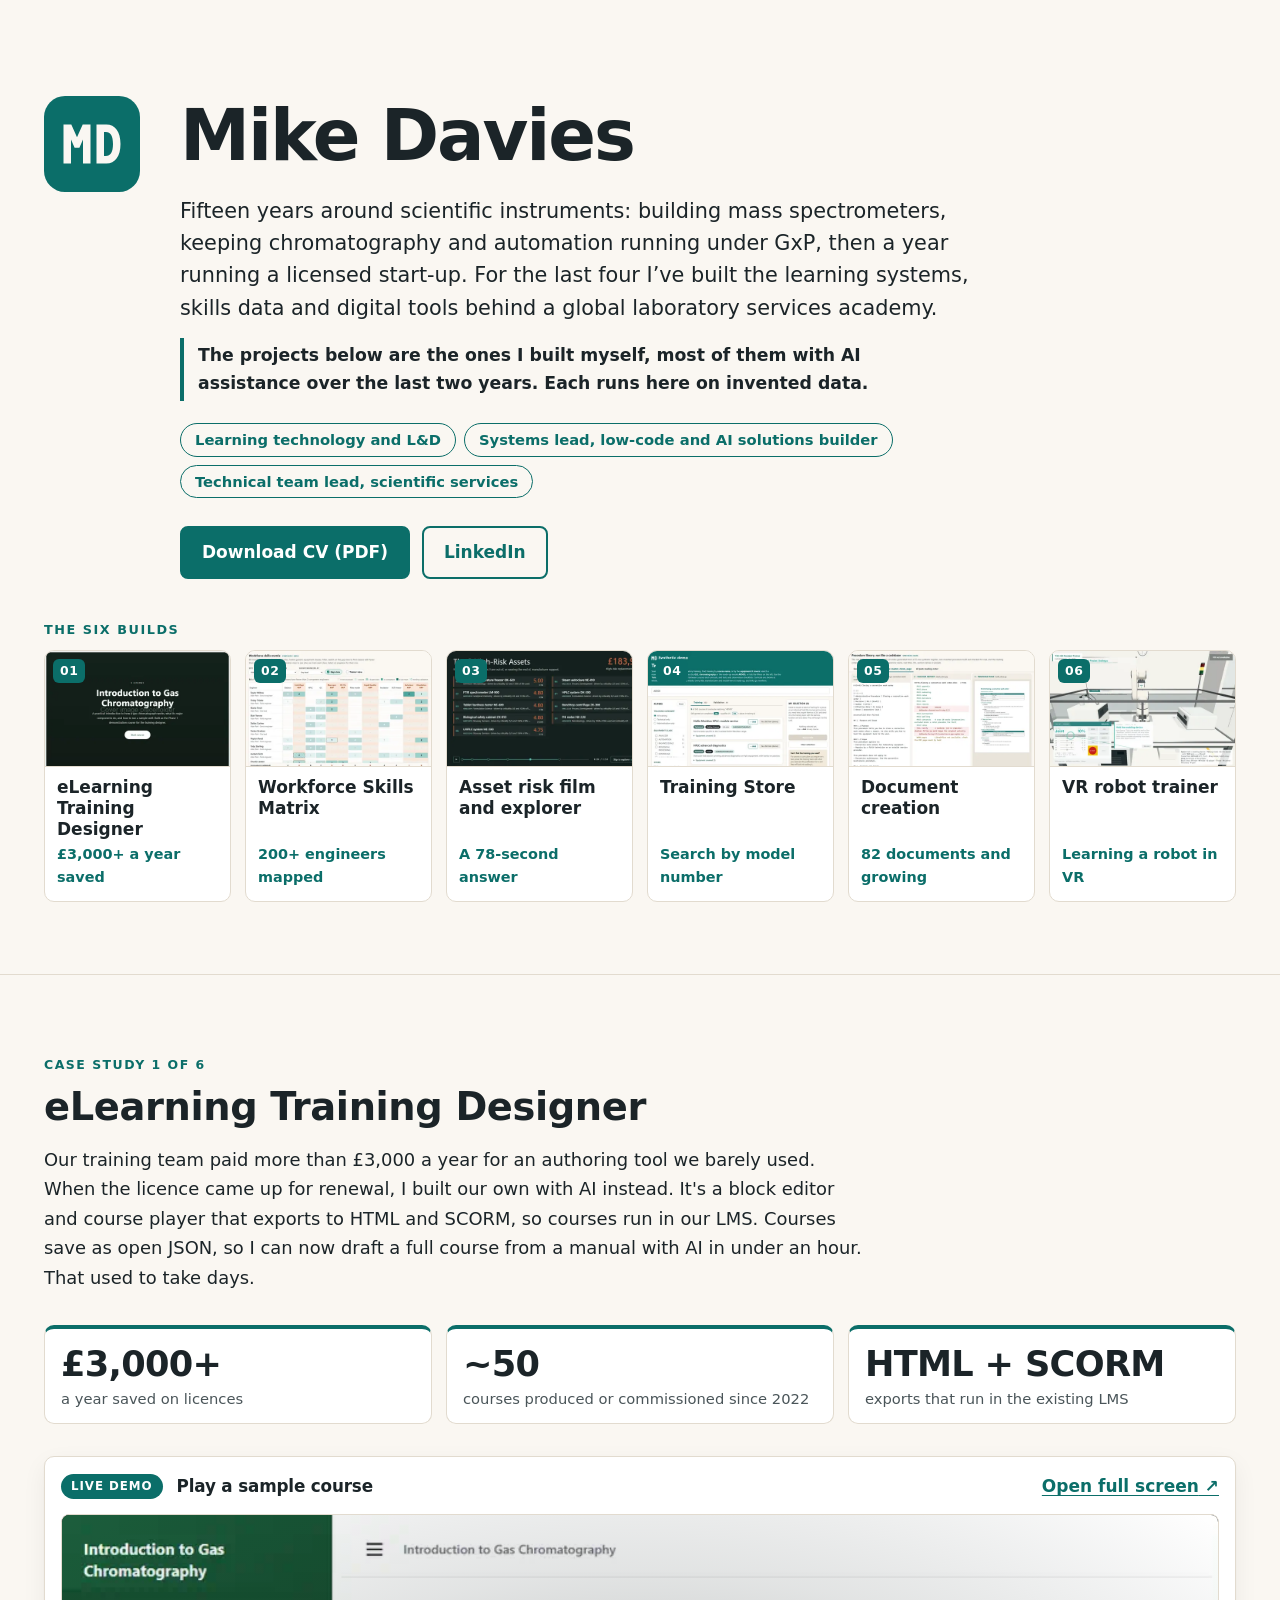
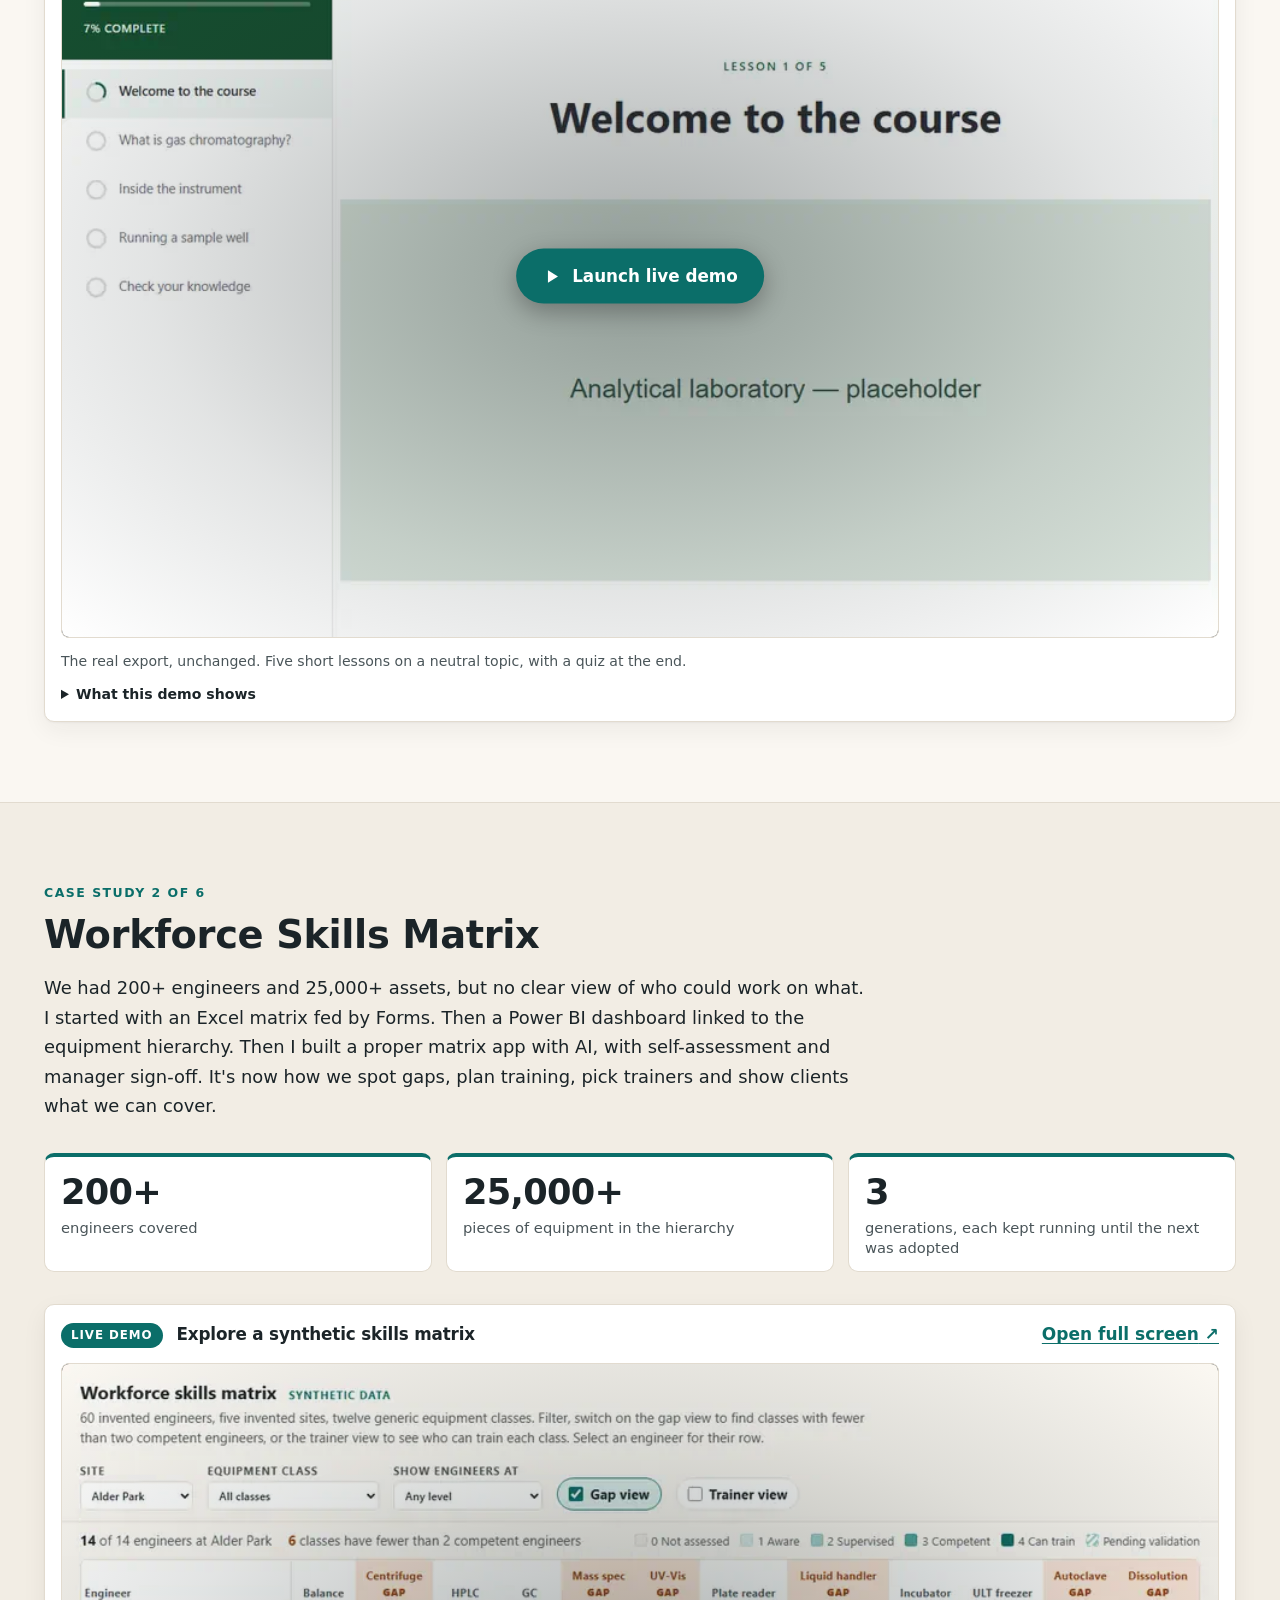
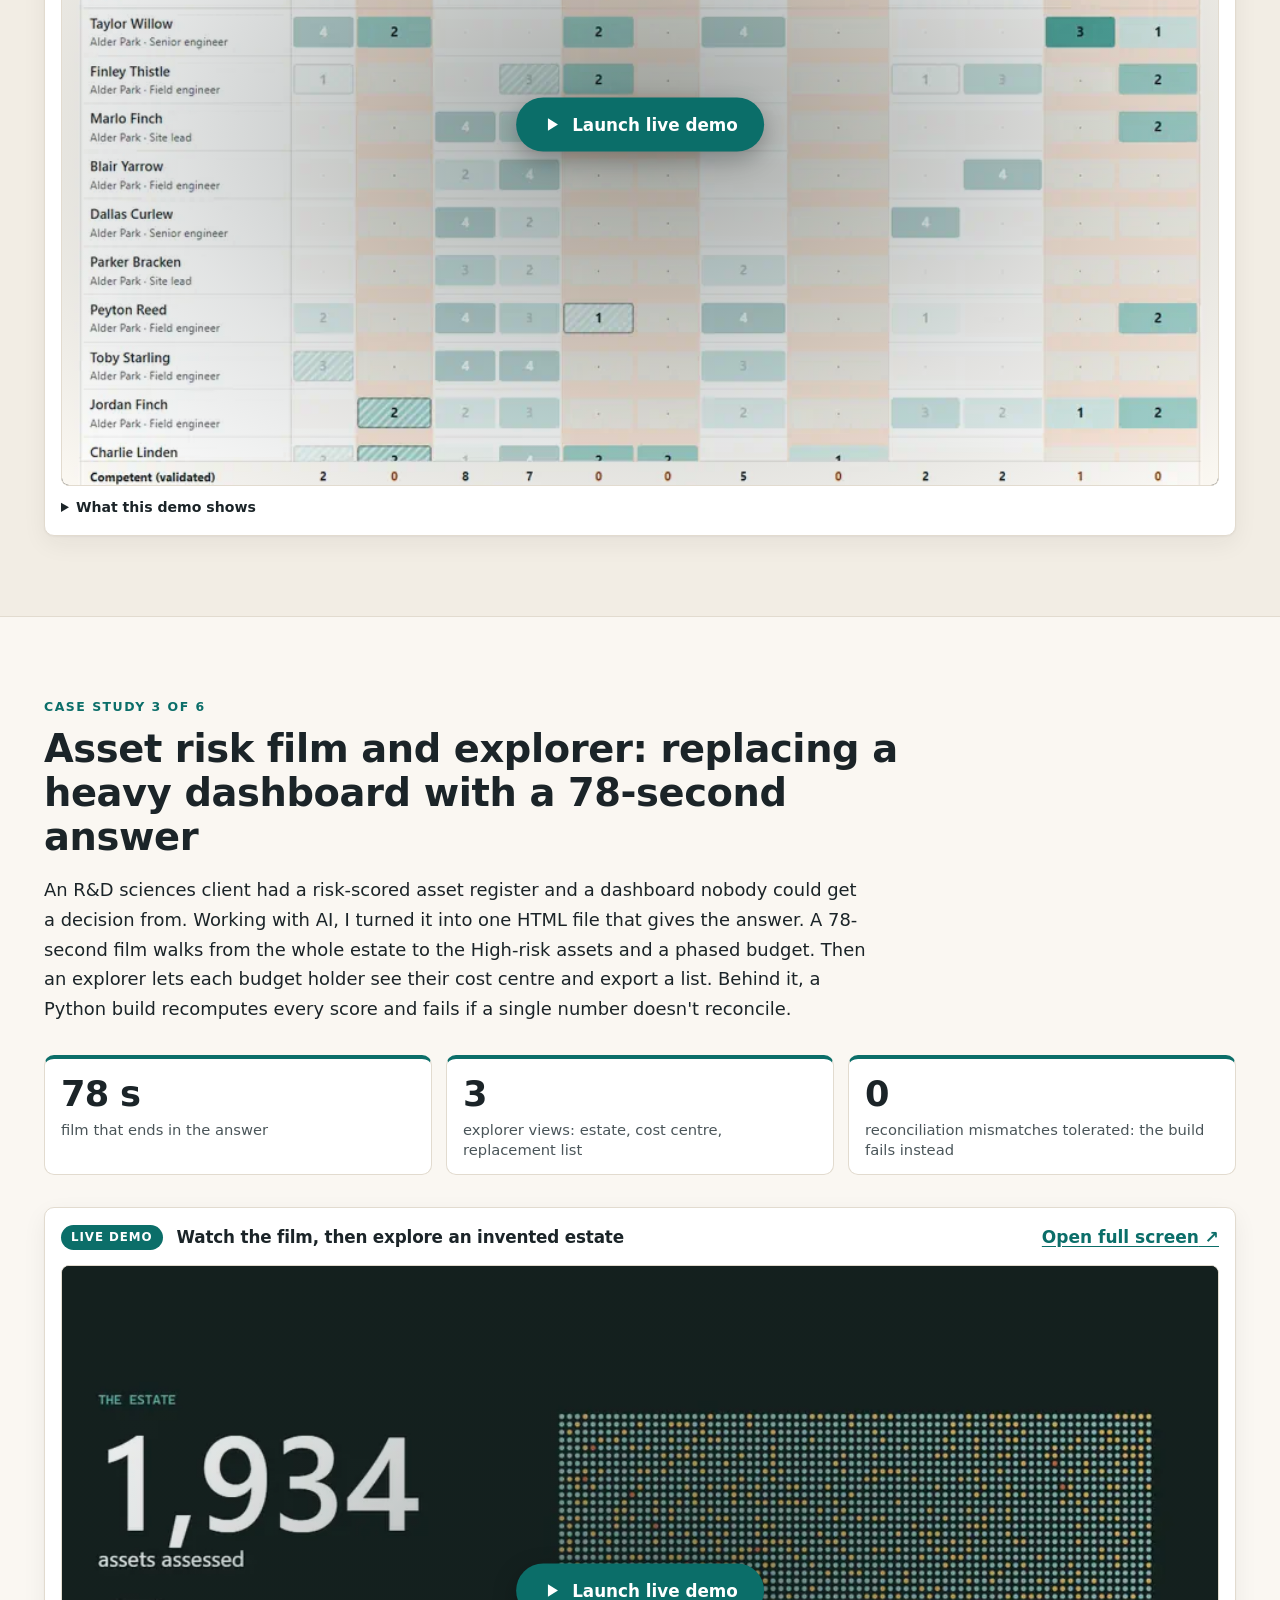
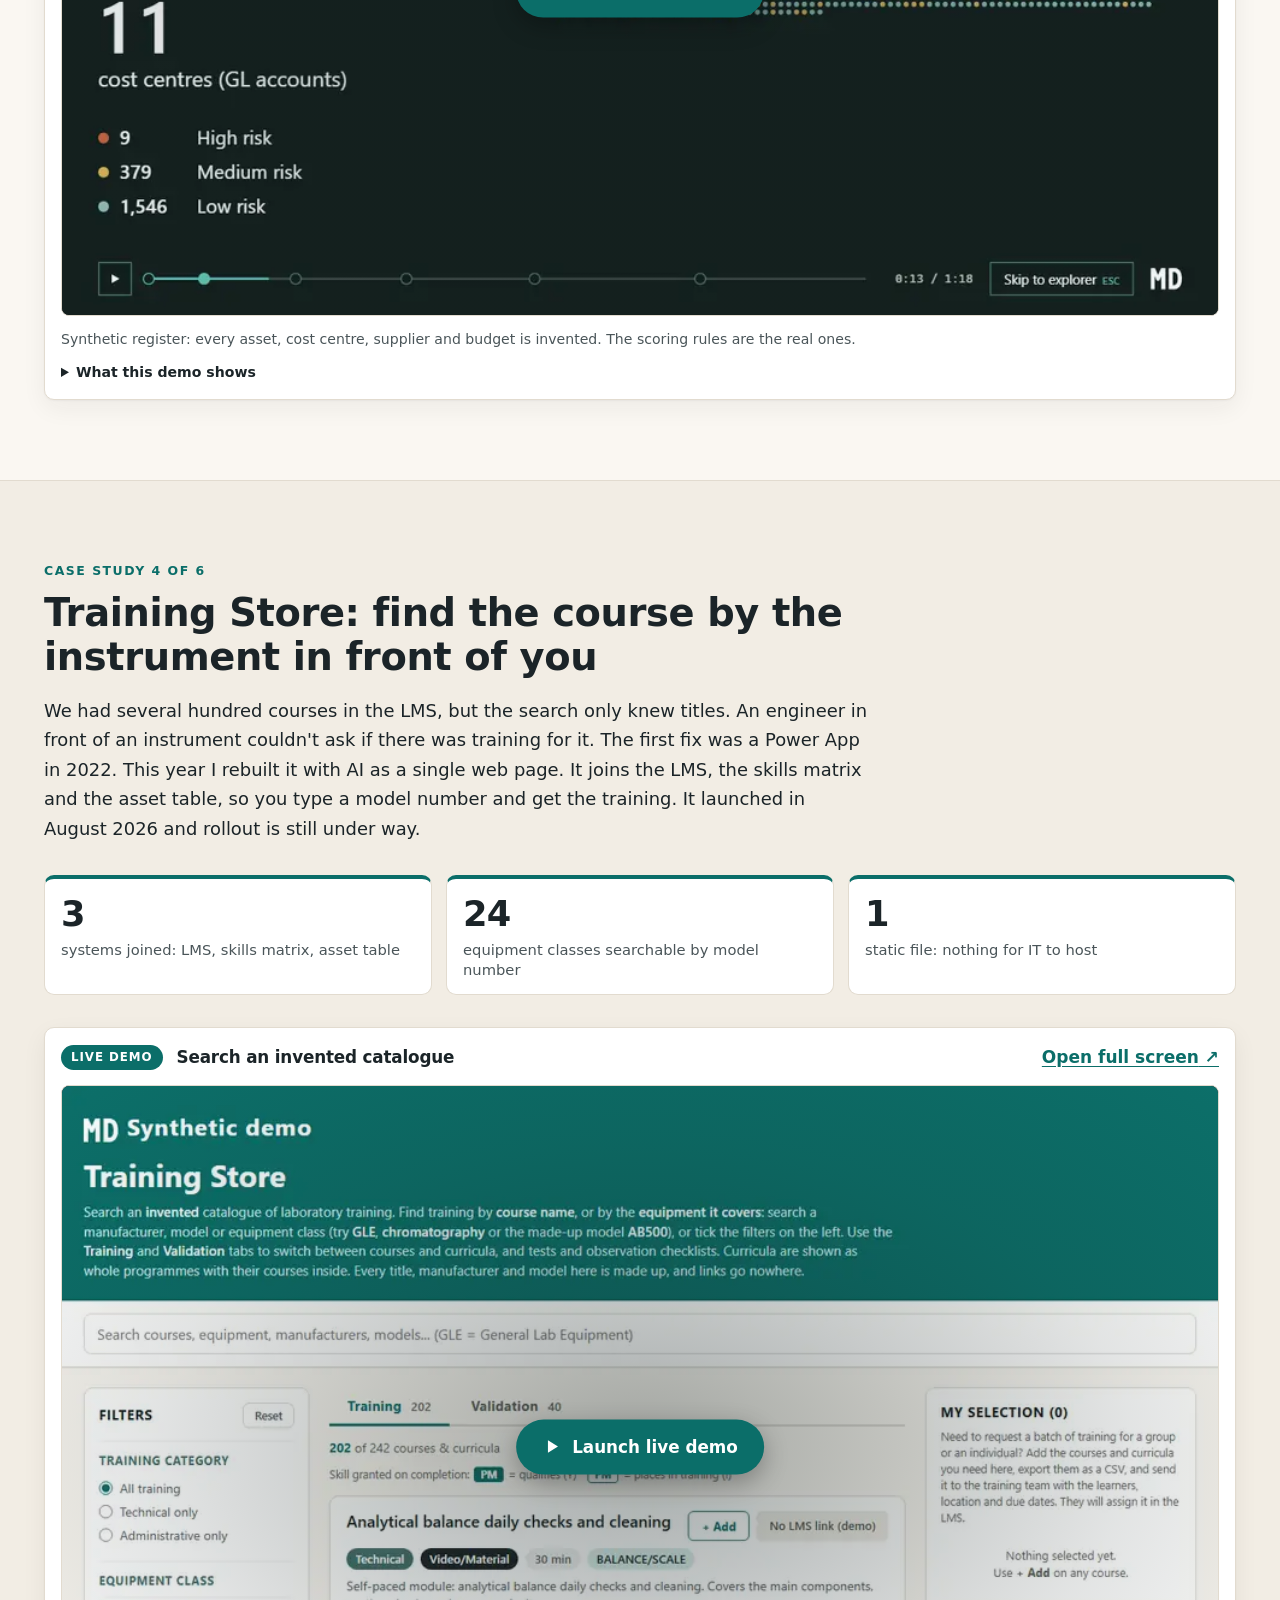
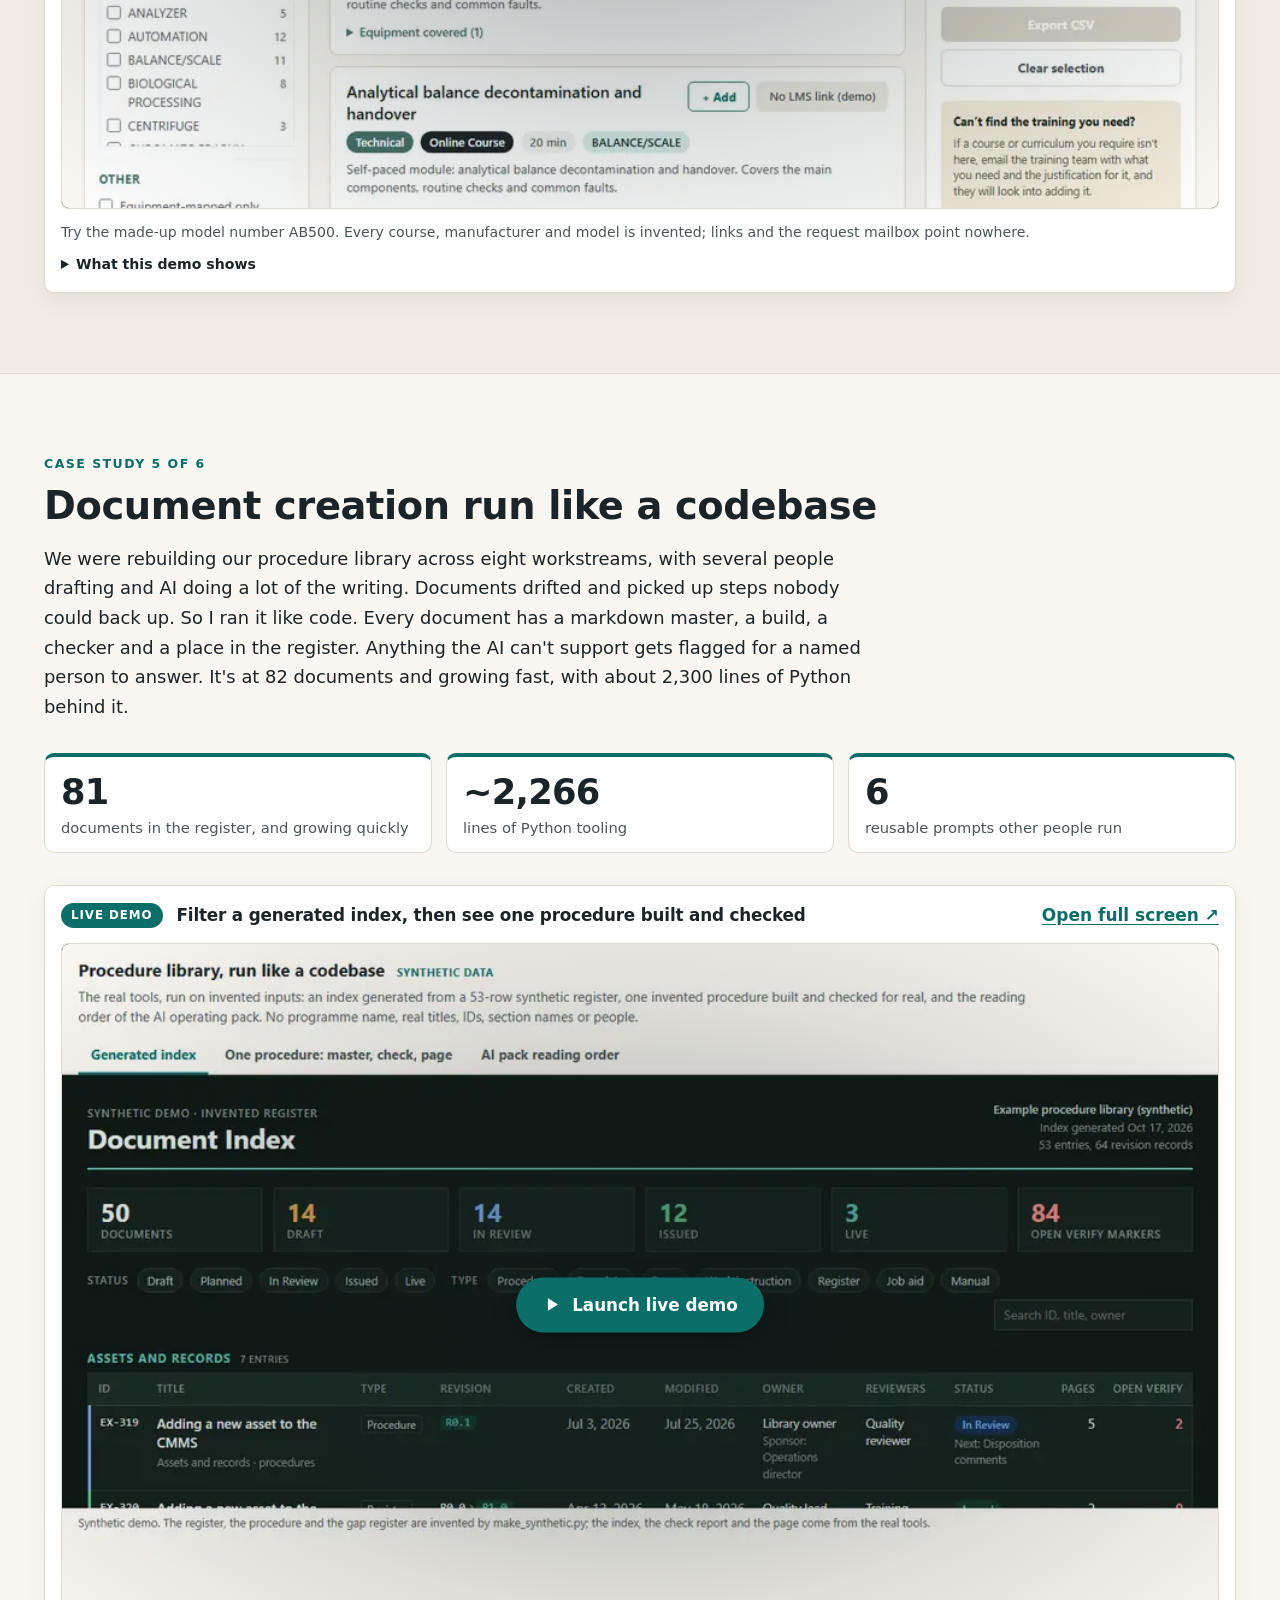
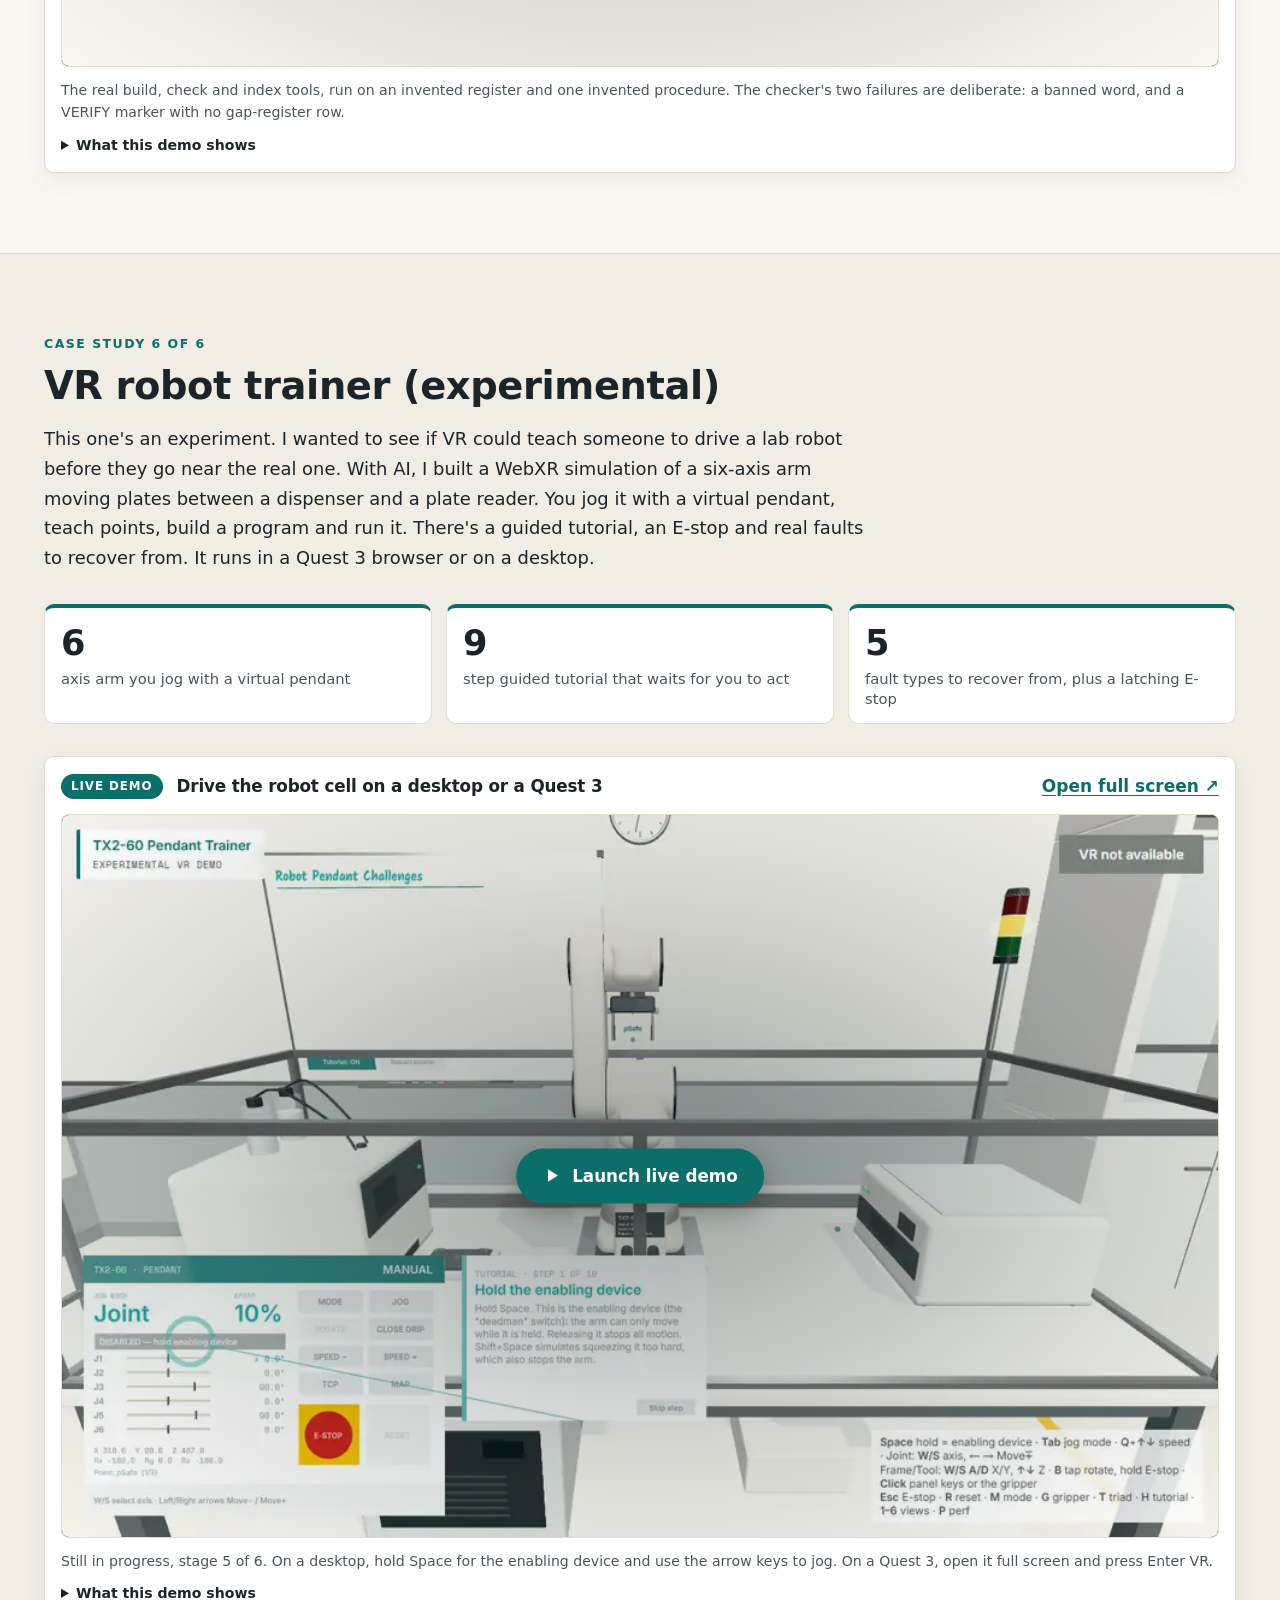
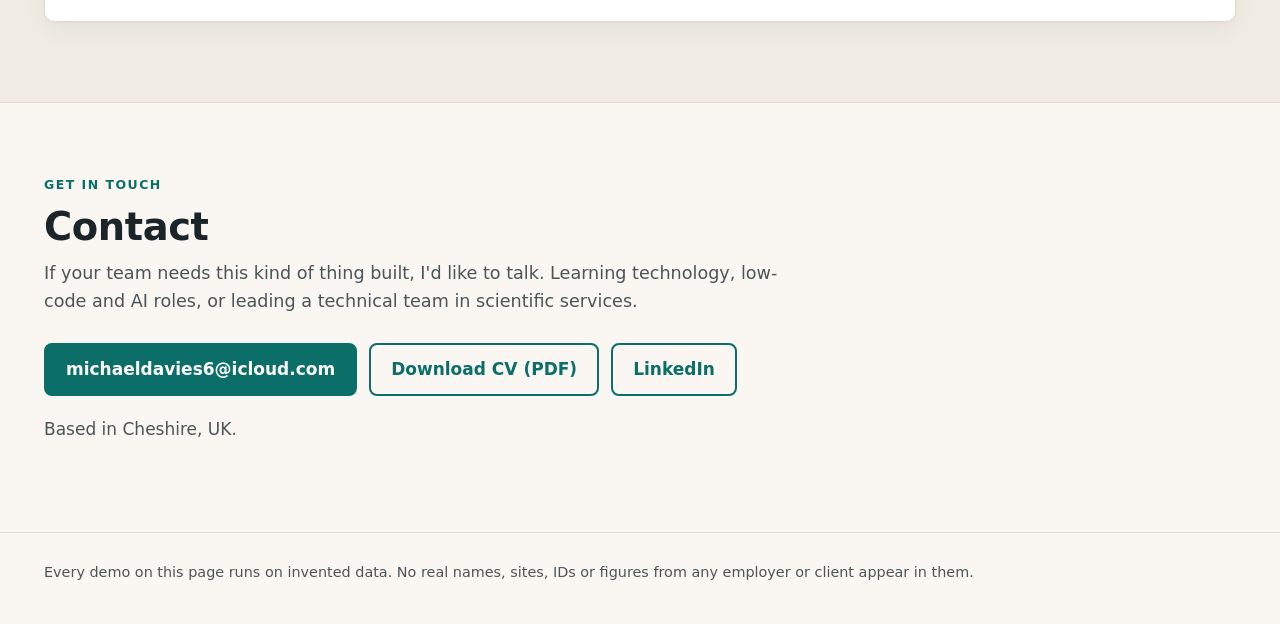
<file: index.html>
<!doctype html>
<html lang="en-GB">
<head>
<meta charset="utf-8">
<meta name="viewport" content="width=device-width, initial-scale=1">
<title>Mike Davies: case studies</title>
<meta name="description" content="Case studies from Mike Davies, technical team lead in scientific services: learning technology, digital tooling and technical training, with live demos on synthetic data.">
<meta name="theme-color" content="#0b6e69">
<link rel="icon" href="assets/img/mark.svg" type="image/svg+xml">
<link rel="stylesheet" href="assets/css/site.css">
<script src="assets/js/site.js" defer></script>
</head>
<body>
<a class="skip" href="#main">Skip to content</a>

<header class="topbar" id="topbar" aria-label="Site">
  <div class="wrap topbar-in">
    <a class="topbar-name" href="#top"><img src="assets/img/mark.svg" alt="" width="28" height="28"> Mike Davies</a>
    <nav aria-label="Case studies"><ol class="dots" id="dots"></ol></nav>
  </div>
  <div class="progress" id="progress" aria-hidden="true"></div>
</header>

<main id="main">
  <section class="hero" id="top" aria-labelledby="hero-name">
    <div class="wrap hero-in" id="hero"></div>
    <div class="wrap" id="hero-index"></div>
  </section>
  <div id="case-studies"></div>
  <section class="band" id="contact" aria-labelledby="contact-title"><div class="wrap" id="contact-in"></div></section>
  <p class="wrap load-error" id="load-error" hidden>The page copy could not be loaded. If you opened this file directly, serve the folder instead (see the README); the text-only version is shown below.</p>
  <div id="fallback"></div>
</main>

<footer class="foot"><div class="wrap">Every demo on this page runs on invented data. No real names, sites, IDs or figures from any employer or client appear in them.</div></footer>

<noscript id="static-copy">
<!-- noscript:start (generated by tools/sync_noscript.py from content/case-studies.json; do not edit by hand) -->
<div class="wrap static">
<h1>Mike Davies</h1>
<p>Fifteen years around scientific instruments: building mass spectrometers, keeping chromatography and automation running under GxP, then a year running a licensed start-up. For the last four I’ve built the learning systems, skills data and digital tools behind a global laboratory services academy.</p>
<p>The projects below are the ones I built myself, most of them with AI assistance over the last two years. Each runs here on invented data.</p>
<p><a href="assets/cv/Mike_Davies_CV.pdf">Download CV (PDF)</a></p>
<article id="training-designer-static">
<h2>eLearning Training Designer</h2>
<p>Our training team paid more than £3,000 a year for an authoring tool we barely used. When the licence came up for renewal, I built our own with AI instead. It's a block editor and course player that exports to HTML and SCORM, so courses run in our LMS. Courses save as open JSON, so I can now draft a full course from a manual with AI in under an hour. That used to take days.</p>
<p>Demo: An embedded course player running a short sample course on gas chromatography, with text, media and one knowledge check. <a href="demos/training-designer/index.html">Open the demo</a></p>
</article>
<article id="skills-matrix-static">
<h2>Workforce Skills Matrix</h2>
<p>We had 200+ engineers and 25,000+ assets, but no clear view of who could work on what. I started with an Excel matrix fed by Forms. Then a Power BI dashboard linked to the equipment hierarchy. Then I built a proper matrix app with AI, with self-assessment and manager sign-off. It's now how we spot gaps, plan training, pick trainers and show clients what we can cover.</p>
<p>Demo: A heatmap of 60 invented engineers across five invented sites and twelve generic equipment classes. Visitors can filter by site, class and minimum level, switch on a gap view that highlights classes with fewer than two competent engineers, list who is qualified to train each class, and open any engineer's row. <a href="demos/skills-matrix/index.html">Open the demo</a></p>
</article>
<article id="asset-risk-static">
<h2>Asset risk film and explorer: replacing a heavy dashboard with a 78-second answer</h2>
<p>An R&amp;D sciences client had a risk-scored asset register and a dashboard nobody could get a decision from. Working with AI, I turned it into one HTML file that gives the answer. A 78-second film walks from the whole estate to the High-risk assets and a phased budget. Then an explorer lets each budget holder see their cost centre and export a list. Behind it, a Python build recomputes every score and fails if a single number doesn't reconcile.</p>
<p>Demo: A 78-second animated film in six scenes that walks from an invented estate of a few thousand laboratory assets to its High-risk assets and a phased replacement budget, followed by an explorer with estate, cost centre and replacement list views, a copy-summary button and CSV export. <a href="demos/asset-risk/index.html">Open the demo</a></p>
</article>
<article id="training-store-static">
<h2>Training Store: find the course by the instrument in front of you</h2>
<p>We had several hundred courses in the LMS, but the search only knew titles. An engineer in front of an instrument couldn't ask if there was training for it. The first fix was a Power App in 2022. This year I rebuilt it with AI as a single web page. It joins the LMS, the skills matrix and the asset table, so you type a model number and get the training. It launched in August 2026 and rollout is still under way.</p>
<p>Demo: A course finder over an invented catalogue of a few hundred training cards. Visitors search by course name, equipment class or a made-up model number, filter by category and class, switch between Training and Validation tabs, add courses to a selection and export it as CSV. <a href="demos/training-store/index.html">Open the demo</a></p>
</article>
<article id="procedure-library-static">
<h2>Document creation run like a codebase</h2>
<p>We were rebuilding our procedure library across eight workstreams, with several people drafting and AI doing a lot of the writing. Documents drifted and picked up steps nobody could back up. So I ran it like code. Every document has a markdown master, a build, a checker and a place in the register. Anything the AI can't support gets flagged for a named person to answer. It's at 82 documents and growing fast, with about 2,300 lines of Python behind it.</p>
<p>Demo: A filterable document index generated from a synthetic register, and a three-pane strip for one invented procedure: the markdown master, a checker report with two deliberate failures, and the rendered page. <a href="demos/procedure-library/index.html">Open the demo</a></p>
</article>
<article id="vr-robot-static">
<h2>VR robot trainer (experimental)</h2>
<p>This one's an experiment. I wanted to see if VR could teach someone to drive a lab robot before they go near the real one. With AI, I built a WebXR simulation of a six-axis arm moving plates between a dispenser and a plate reader. You jog it with a virtual pendant, teach points, build a program and run it. There's a guided tutorial, an E-stop and real faults to recover from. It runs in a Quest 3 browser or on a desktop.</p>
<p>Demo: A WebXR robot cell with a six-axis arm, a virtual teach pendant, a program board and a guided tutorial. Visitors can jog the arm, teach points, build a short plate-transfer program and run it, on a desktop or in a Quest 3 headset. <a href="demos/vr-robot/index.html?demo">Open the demo</a></p>
</article>
<h2>Contact</h2>
<p>If your team needs this kind of thing built, I'd like to talk. Learning technology, low-code and AI roles, or leading a technical team in scientific services.</p>
<p>Email: <a href="mailto:michaeldavies6@icloud.com">michaeldavies6@icloud.com</a></p>
<p><a href="assets/cv/Mike_Davies_CV.pdf">Download CV (PDF)</a></p>
<p><a href="https://www.linkedin.com/in/mike-davies-2a02b5b1/">LinkedIn</a></p>
</div>
<!-- noscript:end -->
</noscript>
</body>
</html>
</file>
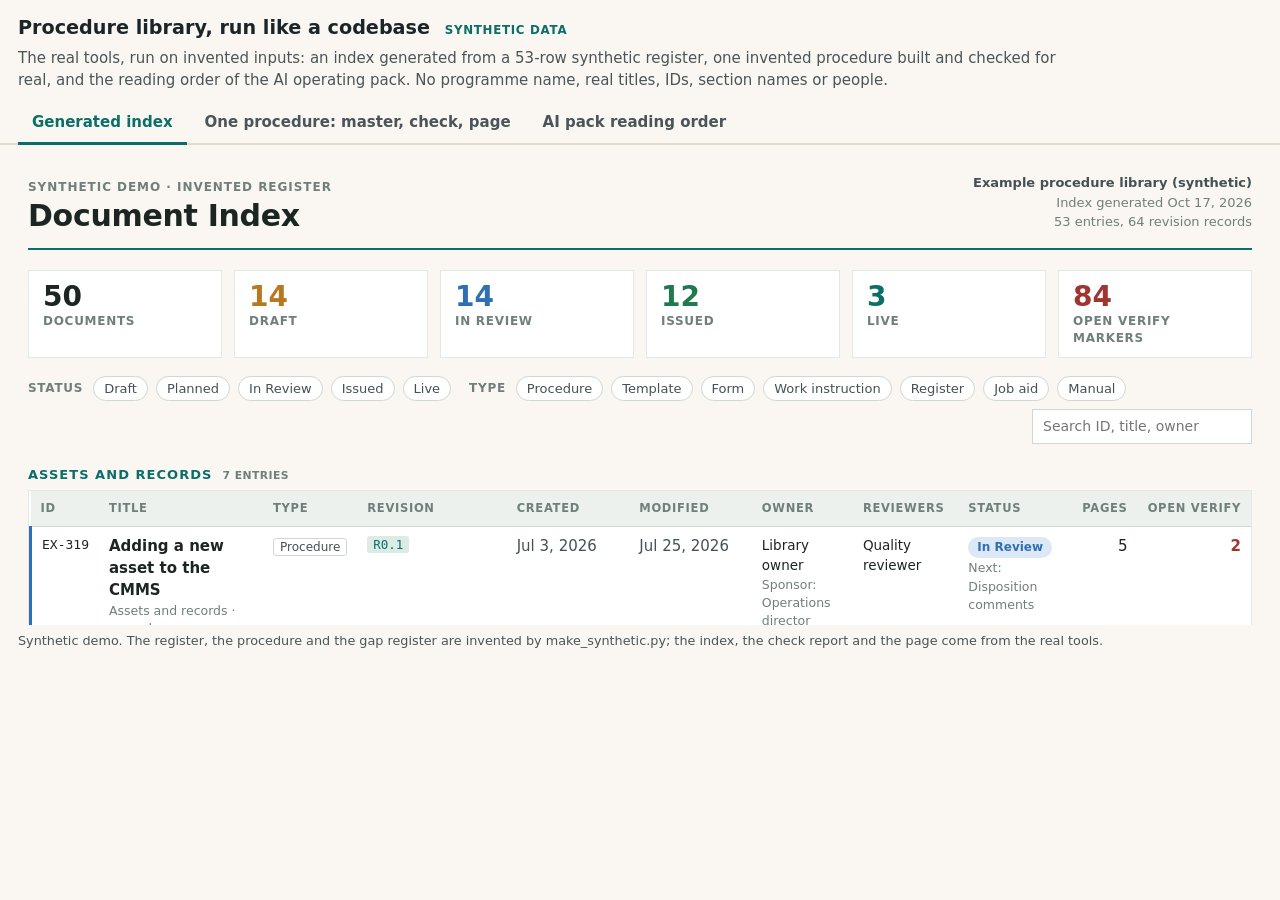
<file: demos/procedure-library/index.html>
<!doctype html>
<html lang="en-GB">
<head>
<meta charset="utf-8">
<meta name="viewport" content="width=device-width, initial-scale=1">
<title>Procedure library (synthetic demo)</title>
<link rel="icon" href="../../assets/img/mark.svg" type="image/svg+xml">
<style>
:root { --bg: #faf7f2; --surface: #fff; --band: #f2ede4; --ink: #1b2428; --ink-2: #4a5559; --line: #e2dbcf; --accent: #0b6e69;
  --fail: #a03530; --fail-bg: #fbeeee; --warn: #8a5a00; --warn-bg: #fdf3dc; --pass: #1f7a4d;
  --font: system-ui, -apple-system, "Segoe UI", Roboto, "Helvetica Neue", Arial, sans-serif; --mono: ui-monospace, "Cascadia Mono", Consolas, monospace; }
* { box-sizing: border-box; }
html, body { margin: 0; height: 100%; }
body { background: var(--bg); color: var(--ink); font: 15px/1.5 var(--font); display: flex; flex-direction: column; }
:focus-visible { outline: 3px solid var(--accent); outline-offset: 2px; }
header { padding: 14px 18px 0; }
h1 { font-size: 1.2rem; margin: 0; }
h1 small { font-size: .74rem; font-weight: 700; letter-spacing: .06em; text-transform: uppercase; color: var(--accent); margin-left: 8px; }
header p { margin: 4px 0 10px; color: var(--ink-2); max-width: 70em; }
[role=tablist] { display: flex; gap: 4px; border-bottom: 2px solid var(--line); padding: 0 18px; flex-wrap: wrap; }
[role=tab] { font: inherit; font-weight: 700; color: var(--ink-2); background: none; border: 0; border-bottom: 3px solid transparent; margin-bottom: -2px; padding: 9px 14px; cursor: pointer; }
[role=tab][aria-selected=true] { color: var(--accent); border-bottom-color: var(--accent); }
[role=tabpanel] { flex: 1; min-height: 0; }
[role=tabpanel][hidden] { display: none; }
#p-index iframe { width: 100%; height: 100%; border: 0; display: block; min-height: 480px; }
.strip { display: grid; grid-template-columns: repeat(3, minmax(0, 1fr)); gap: 12px; padding: 12px 18px 18px; height: 100%; }
.pane { background: var(--surface); border: 1px solid var(--line); border-radius: 8px; display: flex; flex-direction: column; min-height: 0; overflow: hidden; }
.pane h2 { font-size: .8rem; letter-spacing: .08em; text-transform: uppercase; color: var(--accent); margin: 0; padding: 9px 12px; border-bottom: 1px solid var(--line); background: var(--band); }
.pane h2 span { color: var(--ink-2); text-transform: none; letter-spacing: 0; font-weight: 500; margin-left: 6px; }
.scroll { overflow: auto; flex: 1; min-height: 0; }
pre { margin: 0; padding: 12px; font: 12px/1.55 var(--mono); white-space: pre-wrap; word-break: break-word; }
.ln { display: block; padding: 1px 4px; border-radius: 3px; }
.ln.fail { background: var(--fail-bg); color: var(--fail); font-weight: 700; }
.ln.warn { color: var(--warn); }
.ln.pass { color: var(--pass); }
.ln.head { font-weight: 700; margin-bottom: 4px; }
.why { display: block; font-weight: 500; font-family: var(--font); font-size: 12px; margin: 1px 0 4px 2.6em; }
.pages { padding: 12px; display: grid; gap: 12px; background: #e9e4da; }
.pages img { width: 100%; height: auto; display: block; box-shadow: 0 1px 4px rgba(0,0,0,.18); background: #fff; }
.pack { padding: 14px 18px 24px; max-width: 980px; }
.pack table { border-collapse: collapse; width: 100%; background: var(--surface); border: 1px solid var(--line); }
.pack th, .pack td { text-align: left; padding: 8px 10px; border-bottom: 1px solid var(--line); vertical-align: top; }
.pack th { font-size: .78rem; text-transform: uppercase; letter-spacing: .06em; color: var(--ink-2); background: var(--band); }
.pack code { font: 12.5px var(--mono); }
.pack h2 { font-size: 1rem; margin: 20px 0 8px; }
.pack ul { margin: 0; padding-left: 1.2em; }
footer { font-size: .8rem; color: var(--ink-2); padding: 6px 18px 12px; }
@media (max-width: 900px) { .strip { grid-template-columns: 1fr; height: auto; } .scroll { max-height: 70vh; } }
</style>
</head>
<body>
<header>
  <h1>Procedure library, run like a codebase <small>Synthetic data</small></h1>
  <p>The real tools, run on invented inputs: an index generated from a 53-row synthetic register, one invented procedure built and checked for real, and the reading order of the AI operating pack. No programme name, real titles, IDs, section names or people.</p>
</header>
<main>
<div role="tablist" aria-label="Demo views">
  <button role="tab" id="t-index" aria-controls="p-index" aria-selected="true">Generated index</button>
  <button role="tab" id="t-strip" aria-controls="p-strip" aria-selected="false" tabindex="-1">One procedure: master, check, page</button>
  <button role="tab" id="t-pack" aria-controls="p-pack" aria-selected="false" tabindex="-1">AI pack reading order</button>
</div>

<section role="tabpanel" id="p-index" aria-labelledby="t-index">
  <iframe src="register-index.html" title="Document index generated by build_index.py from the synthetic register"></iframe>
</section>

<section role="tabpanel" id="p-strip" aria-labelledby="t-strip" hidden>
  <div class="strip">
    <div class="pane"><h2>1 · Markdown master<span>EX-01_Closing a corrective work order.md</span></h2><div class="scroll" tabindex="0" role="region" aria-label="Markdown master"><pre># EX-01 Closing a corrective work order

| | |
|---|---|
| Administrative Procedure | Closing a corrective work order |
| Revision | R0.1 (draft) |
| Number | EX-01 |
| Effective Date | On issue |
| Owner | Operations lead |

Uncontrolled When Printed

## 1. Purpose and Scope

### 1.1 Purpose
This procedure tells you how to close a corrective work order after a repair. It also tells you how to hand the equipment back to the user.

### 1.2 Scope
This procedure applies to:
- Corrective work orders for laboratory equipment.
- Repairs by a field technician or an outside service provider.

This procedure does not apply to:
- Preventive maintenance. See the preventive maintenance procedure.

## 2. Triggers and Inputs

### 2.1 Triggers
- The field technician completes a repair.

### 2.2 Required inputs
- The open work order in the CMMS.
- The service report from the repair.

## 3. Roles and Responsibilities

| Role | Responsibility in this procedure |
|---|---|
| Field Technician | Records the repair and returns the equipment to service. |
| Supervisor | Reviews the work order before closure. |
| Planner | Closes the work order and books follow-up work. |

## 4. Requirements

### 4.1 Competence
The field technician holds a current sign-off for the equipment class.

### 4.2 Time and SLA
- Close the work order within two working days of the repair.

### 4.3 Systems and Tools
- CMMS: work order screen and asset history.

### 4.4 Forms
- Equipment handover form, kept with the work order.

## 5. Procedure

A summary process flow of work order closure is provided in Figure 1.

Figure 1.  Work Order Closure Flow

| 5.1  Record the repair | ▶ | 5.2  Hand back | ▶ | 5.3  Review and close |
|---|---|---|---|---|
| Field Technician |  | Field Technician |  | Supervisor, Planner |
| Section 9: 1 |  | Section 9: 2 |  | Section 9: 1 |
| For all associated documents, see section 9 |  |  |  |  |

### 5.1 Record the repair

5.1.1 Field Technician: In the CMMS, open the work order. Record the fault found and the action taken.

5.1.2 Field Technician: Record the parts used and the time spent.

5.1.3 Field Technician: Attach the service report to the work order.

### 5.2 Hand back the equipment

5.2.1 Field Technician: Complete the equipment handover form with the user.

5.2.2 Field Technician: Decision: Does the equipment pass its functional check? If yes, go to 5.2.3. If no, go to 7.

5.2.3 Field Technician: Ensure the status label shows the equipment is in service.

### 5.3 Review and close

5.3.1 Supervisor: Review the work order record against the service report.

5.3.2 Supervisor: Confirm the closure time limit. [VERIFY: closure time limit for outside providers; Source needed: Operations lead]

5.3.3 Planner: Set the work order status to Closed.

5.3.4 Planner: Book any follow-up work as a new work order. [VERIFY: whether follow-up work keeps the original priority; Source needed: Planning lead]

## 6. Key Metrics and SLAs

| Metric | Target |
|---|---|
| Work orders closed within two working days | 95 percent |

## 7. Exceptions and Escalation

- If the equipment fails its functional check, the Field Technician escalates to the Supervisor.

## 8. Definitions

| Term | Meaning |
|---|---|
| CMMS | Computerized maintenance management system, here eMaint. It manages assets, work orders and maintenance records. |
| Work order | A record of a maintenance task, its labor, parts and result. |

## 9. Associated Documents

| Document | Type |
|---|---|
| [Raising a maintenance request](https://example.com/library/raising-a-maintenance-request) | Procedure |
| [Equipment handover form](https://example.com/library/equipment-handover-form) | Form |

## 10. Summary of Changes

| Details | Version | Author | Date |
|---|---|---|---|
| First draft | R0.1 | Operations lead | Draft |
</pre></div></div>
    <div class="pane"><h2>2 · Checker report<span>check_docs.py</span></h2><div class="scroll" tabindex="0" role="region" aria-label="Checker report"><pre><span class="ln head">EX-01_Closing a corrective work order.docx   2 FAIL</span><span class="ln pass">  PASS appendix     </span><span class="ln pass">  PASS phase        </span><span class="ln pass">  PASS numbering    </span><span class="ln pass">  PASS roles        </span><span class="ln pass">  PASS decisions    </span><span class="ln pass">  PASS cmms         </span><span class="ln pass">  PASS clients      </span><span class="ln fail">  FAIL banned       ensure<span class="why">deliberate: a banned word in step 5.2.3</span></span><span class="ln pass">  PASS punctuation  </span><span class="ln pass">  PASS spelling     </span><span class="ln pass">  PASS sentences    0 over 20 words (enumerations excluded where a colon precedes the list)</span><span class="ln pass">  PASS links        </span><span class="ln fail">  FAIL verify       2 markers; not in register: whether follow-up work keeps the original priority<span class="why">deliberate: the step 5.3.4 marker has no gap-register row</span></span><span class="ln warn">  WARN pages        LibreOffice not available; check the PDF page count by hand</span></pre></div></div>
    <div class="pane"><h2>3 · Rendered page<span>build_docs.py</span></h2><div class="scroll pages" tabindex="0" role="region" aria-label="Rendered pages"><img src="example/page-1.webp" width="935" height="1210" alt="Page 1 of the built procedure" loading="lazy"><img src="example/page-2.webp" width="935" height="1210" alt="Page 2 of the built procedure" loading="lazy"><img src="example/page-3.webp" width="935" height="1210" alt="Page 3 of the built procedure" loading="lazy"></div></div>
  </div>
</section>

<section role="tabpanel" id="p-pack" aria-labelledby="t-pack" hidden>
  <div class="pack">
    <p>Every AI session starts by reading this pack, in this order. It takes about ten minutes, and the session logs the pack version it worked to.</p>
    <table>
      <thead><tr><th>Read</th><th>File</th><th>What you get</th></tr></thead>
      <tbody>
        <tr><td>1</td><td><code>01_Framework_Summary.md</code></td><td>Document hierarchy, families and the numbering convention</td></tr>
        <tr><td>2</td><td><code>02_Working_Preferences.md</code></td><td>Language, framing, template, what to leave out</td></tr>
        <tr><td>3</td><td><code>03_Writing_Rules.md</code></td><td>How sentences are written; banned words</td></tr>
        <tr><td>4</td><td><code>04_Role_Vocabulary.md</code></td><td>The only role names allowed, and how to map source names to them</td></tr>
        <tr><td>5</td><td><code>05_Glossary.csv</code></td><td>Controlled definitions. Copy from here; never write your own</td></tr>
        <tr><td>6</td><td><code>06_Document_Structures.md</code></td><td>Skeletons for each document type, header blocks, page budgets, table formats</td></tr>
        <tr><td>7</td><td><code>07_Reviewer_Checklist.md</code></td><td>The gate every document passes before issue. Write to pass it</td></tr>
        <tr><td>8</td><td><code>08_Known_Sources_Map.md</code></td><td>Where the raw material lives</td></tr>
      </tbody>
    </table>
    <h2>What a session may not do</h2>
    <ul>
      <li>Invent content. If a source does not say it, mark it <code>[VERIFY: what; Source needed: who]</code> and log it in the gap register.</li>
      <li>Use client names or contract terms in procedure text.</li>
      <li>Move, rename or delete files, or issue a document. Issue is a human act.</li>
      <li>Decide a reviewer disposition, sign off a document, or close a VERIFY item without a named person's answer.</li>
      <li>Skip the register. A document that is not in the register does not exist.</li>
    </ul>
  </div>
</section>
</main>
<footer>Synthetic demo. The register, the procedure and the gap register are invented by make_synthetic.py; the index, the check report and the page come from the real tools.</footer>
<script>
(function () {
  var tabs = [].slice.call(document.querySelectorAll('[role=tab]'));
  function select(t, focus) {
    tabs.forEach(function (x) {
      var on = x === t;
      x.setAttribute('aria-selected', on); x.tabIndex = on ? 0 : -1;
      document.getElementById(x.getAttribute('aria-controls')).hidden = !on;
    });
    if (focus) t.focus();
    history.replaceState(null, '', '#' + t.id.slice(2));
  }
  tabs.forEach(function (t, i) {
    t.addEventListener('click', function () { select(t); });
    t.addEventListener('keydown', function (e) {
      var j = e.key === 'ArrowRight' ? (i + 1) % tabs.length : e.key === 'ArrowLeft' ? (i - 1 + tabs.length) % tabs.length : -1;
      if (j >= 0) { e.preventDefault(); select(tabs[j], true); }
    });
  });
  var start = document.getElementById('t-' + location.hash.slice(1));
  if (start) select(start);
})();
</script>
</body>
</html>
</file>
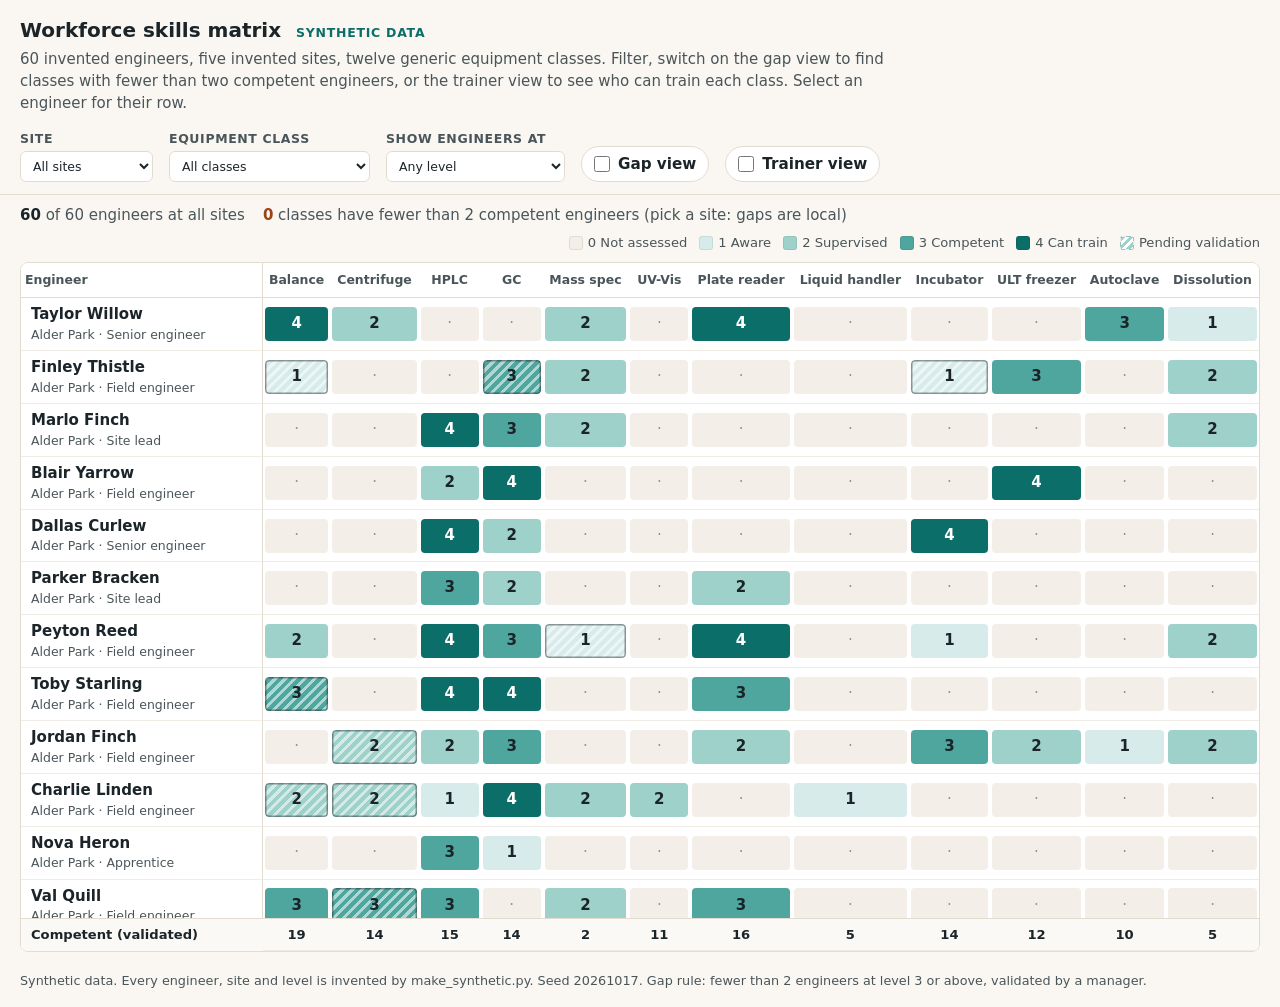
<file: demos/skills-matrix/index.html>
<!doctype html>
<html lang="en-GB">
<head>
<meta charset="utf-8">
<meta name="viewport" content="width=device-width, initial-scale=1">
<title>Skills matrix (synthetic demo)</title>
<link rel="icon" href="../../assets/img/mark.svg" type="image/svg+xml">
<style>
:root {
  --bg: #faf7f2; --surface: #fff; --ink: #1b2428; --ink-2: #4a5559; --line: #e2dbcf; --accent: #0b6e69;
  --l0: #f3efe8; --l1: #d7ecea; --l2: #9fd1cb; --l3: #4fa69e; --l4: #0b6e69;
  --gap: #9a4416; --gap-soft: #fbe6d8;
  --font: system-ui, -apple-system, "Segoe UI", Roboto, "Helvetica Neue", Arial, sans-serif;
}
* { box-sizing: border-box; }
html, body { margin: 0; }
body { background: var(--bg); color: var(--ink); font: 15px/1.45 var(--font); }
:focus-visible { outline: 3px solid var(--accent); outline-offset: 2px; }
.sr { position: absolute; width: 1px; height: 1px; overflow: hidden; clip: rect(0 0 0 0); white-space: nowrap; }
header { padding: 16px 20px 6px; }
h1 { font-size: 1.25rem; margin: 0; }
h1 small { font-size: .78rem; font-weight: 700; letter-spacing: .06em; text-transform: uppercase; color: var(--accent); margin-left: 8px; }
header p { margin: 4px 0 0; color: var(--ink-2); max-width: 60em; }
.controls { display: flex; flex-wrap: wrap; gap: 10px 16px; align-items: end; padding: 10px 20px 12px; border-bottom: 1px solid var(--line); }
.controls label { display: flex; flex-direction: column; font-size: .78rem; font-weight: 700; color: var(--ink-2); text-transform: uppercase; letter-spacing: .05em; gap: 3px; }
select { font: inherit; text-transform: none; letter-spacing: 0; font-weight: 500; color: var(--ink); padding: 6px 8px; border: 1.5px solid var(--line); border-radius: 6px; background: var(--surface); min-width: 9em; }
.toggle { flex-direction: row !important; align-items: center; gap: 8px !important; text-transform: none !important; letter-spacing: 0 !important; font-size: .95rem !important; color: var(--ink) !important; cursor: pointer; padding: 6px 12px; border: 1.5px solid var(--line); border-radius: 999px; background: var(--surface); }
.toggle input { accent-color: var(--accent); width: 16px; height: 16px; margin: 0; }
.toggle:has(input:checked) { border-color: var(--accent); background: #dcefec; }
.summary { padding: 10px 20px; color: var(--ink-2); display: flex; flex-wrap: wrap; gap: 6px 18px; align-items: center; }
.summary b { color: var(--ink); }
.summary .gapn b { color: var(--gap); }
.legend { display: flex; flex-wrap: wrap; gap: 4px 12px; font-size: .82rem; margin-left: auto; }
.legend span { display: inline-flex; align-items: center; gap: 5px; }
.legend i { width: 14px; height: 14px; border-radius: 3px; display: inline-block; border: 1px solid rgba(0,0,0,.08); }
.main { padding: 0 20px 20px; }
.scroller { overflow: auto; max-height: calc(100vh - 210px); min-height: 300px; border: 1px solid var(--line); border-radius: 8px; background: var(--surface); }
table { border-collapse: separate; border-spacing: 0; width: 100%; }
th, td { padding: 0; }
thead th { position: sticky; top: 0; z-index: 2; background: var(--surface); border-bottom: 1px solid var(--line); font-size: .78rem; font-weight: 700; color: var(--ink-2); padding: 8px 4px; vertical-align: bottom; text-align: center; min-width: 58px; }
thead th.gapcol { color: var(--gap); background: var(--gap-soft); }
thead th .gapflag { display: block; font-size: .7rem; font-weight: 800; letter-spacing: .04em; margin-top: 2px; }
th.rowh, thead th.corner { position: sticky; left: 0; z-index: 1; background: var(--surface); text-align: left; min-width: 190px; border-right: 1px solid var(--line); }
thead th.corner { z-index: 3; }
th.rowh { font-weight: 400; border-bottom: 1px solid #f0ebe3; }
th.rowh button { all: unset; display: block; width: 100%; box-sizing: border-box; padding: 6px 10px; cursor: pointer; }
th.rowh button:hover .nm { text-decoration: underline; }
th.rowh button:focus-visible { outline: 3px solid var(--accent); outline-offset: -3px; }
.nm { font-weight: 600; }
.sub { display: block; font-size: .78rem; color: var(--ink-2); }
td { border-bottom: 1px solid #f0ebe3; text-align: center; }
td .c { display: flex; align-items: center; justify-content: center; height: 34px; margin: 2px; border-radius: 4px; font-weight: 700; font-variant-numeric: tabular-nums; position: relative; }
td:focus { outline: none; }
td:focus-visible .c { outline: 3px solid var(--ink); outline-offset: 1px; }
.c.l0 { background: var(--l0); color: #9a948a; font-weight: 400; }
.c.l1 { background: var(--l1); }
.c.l2 { background: var(--l2); }
.c.l3 { background: var(--l3); color: var(--ink); }
.c.l4 { background: var(--l4); color: #fff; }
.c.pending { background-image: repeating-linear-gradient(135deg, rgba(255,255,255,.55) 0 3px, transparent 3px 7px); box-shadow: inset 0 0 0 1.5px rgba(27,36,40,.45); }
td.gapcol { background: var(--gap-soft); }
tfoot td, tfoot th { position: sticky; bottom: 0; background: #fbf9f5; border-top: 1px solid var(--line); font-size: .82rem; padding: 6px 4px; font-weight: 700; }
tfoot th { left: 0; z-index: 1; text-align: left; padding-left: 10px; }
tfoot td.low { color: var(--gap); }
.dim { opacity: .28; }
.trainers { display: grid; grid-template-columns: repeat(auto-fill, minmax(230px, 1fr)); gap: 10px; }
.tcard { background: var(--surface); border: 1px solid var(--line); border-radius: 8px; padding: 12px 14px; }
.tcard.gapcol { border-color: var(--gap); background: var(--gap-soft); }
.tcard h2 { font-size: .98rem; margin: 0 0 6px; display: flex; justify-content: space-between; gap: 8px; }
.tcard h2 span { font-size: .78rem; color: var(--ink-2); font-weight: 600; }
.tcard ul { margin: 0; padding: 0; list-style: none; }
.tcard li button { all: unset; cursor: pointer; display: block; padding: 3px 0; }
.tcard li button:hover { text-decoration: underline; }
.tcard li button:focus-visible { outline: 3px solid var(--accent); }
.tcard .none { color: var(--gap); font-weight: 600; margin: 0; }
.empty { padding: 40px; text-align: center; color: var(--ink-2); }
dialog { border: 0; border-radius: 12px; padding: 0; width: min(520px, calc(100vw - 32px)); box-shadow: 0 20px 60px rgba(0,0,0,.25); color: var(--ink); }
dialog::backdrop { background: rgba(27, 36, 40, .45); }
.dlg { padding: 20px 22px; }
.dlg h2 { margin: 0; font-size: 1.2rem; }
.dlg .sub { margin-bottom: 12px; }
.dlg table { font-size: .92rem; }
.dlg td, .dlg th { text-align: left; padding: 5px 6px; border-bottom: 1px solid #f0ebe3; }
.dlg .lv { display: inline-block; min-width: 26px; text-align: center; border-radius: 4px; padding: 1px 6px; font-weight: 700; }
.lv.l1 { background: var(--l1); } .lv.l2 { background: var(--l2); } .lv.l3 { background: var(--l3); } .lv.l4 { background: var(--l4); color: #fff; }
.dlg .close { float: right; font: inherit; font-weight: 700; border: 1.5px solid var(--line); background: var(--surface); border-radius: 6px; padding: 5px 12px; cursor: pointer; }
footer { padding: 0 20px 16px; font-size: .8rem; color: var(--ink-2); }
@media (max-width: 640px) { .legend { margin-left: 0; } header, .controls, .summary, .main, footer { padding-left: 12px; padding-right: 12px; } }
</style>
</head>
<body>
<header>
  <h1>Workforce skills matrix <small>Synthetic data</small></h1>
  <p>60 invented engineers, five invented sites, twelve generic equipment classes. Filter, switch on the gap view to find classes with fewer than two competent engineers, or the trainer view to see who can train each class. Select an engineer for their row.</p>
</header>
<main>
<div class="controls" role="group" aria-label="Filters">
  <label>Site <select id="f-site"></select></label>
  <label>Equipment class <select id="f-class"></select></label>
  <label>Show engineers at <select id="f-level"></select></label>
  <label class="toggle"><input type="checkbox" id="t-gap"> Gap view</label>
  <label class="toggle"><input type="checkbox" id="t-train"> Trainer view</label>
</div>
<div class="summary" id="summary" aria-live="polite"></div>
<div class="main" id="main"></div>
</main>
<footer id="foot"></footer>
<dialog id="dlg" aria-labelledby="dlg-title"><div class="dlg" id="dlg-in"></div></dialog>
<script src="matrix.js" defer></script>
</body>
</html>
</file>
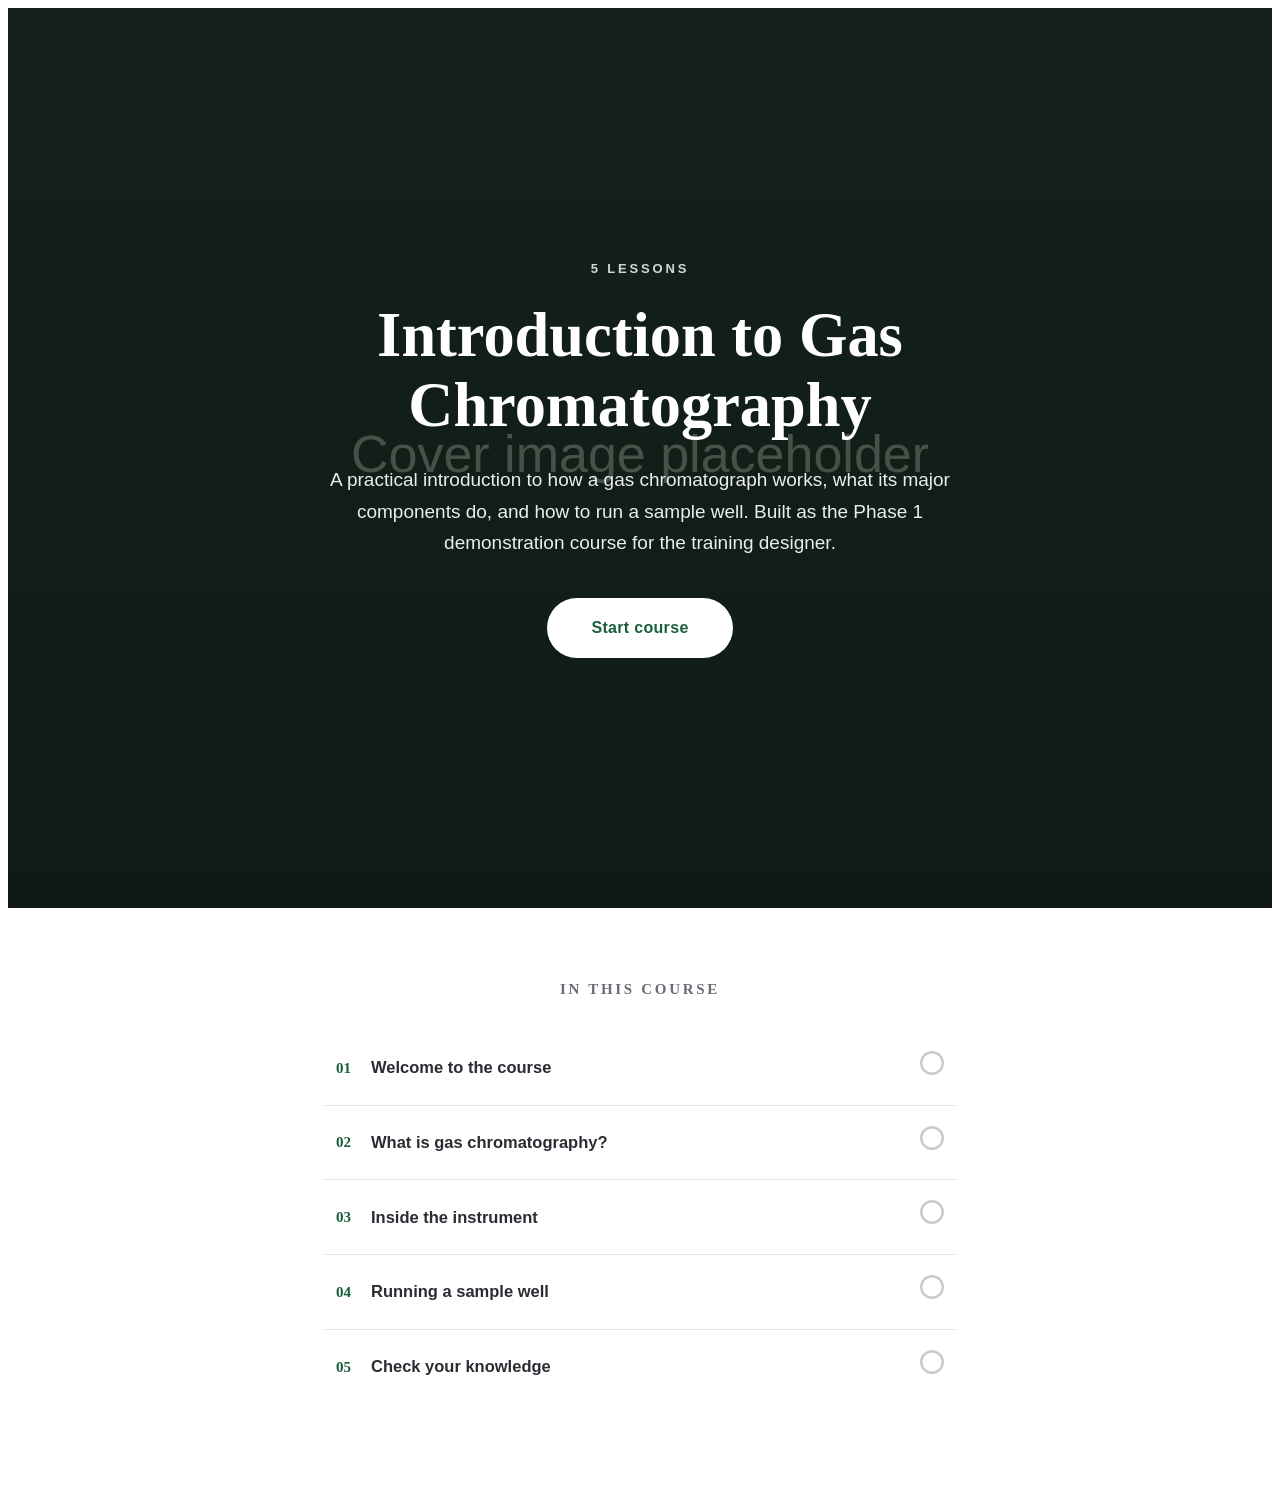
<file: demos/training-designer/index.html>
<!doctype html>
<html lang="en-GB">
<head>
<meta charset="utf-8">
<meta name="viewport" content="width=device-width, initial-scale=1">
<meta name="generator" content="training-designer 1.0.0 (schema 1)">
<title>Introduction to Gas Chromatography</title>
<style>
.tdp-root{--tdp-accent: #1a5632;--tdp-font-heading: system-ui;--tdp-font-body: system-ui;--tdp-text: #2b2b33;--tdp-text-soft: #6b6b76;--tdp-bg: #ffffff;--tdp-surface: #f7f7f9;--tdp-border: #e3e3e8;--tdp-correct: #257a41;--tdp-incorrect: #c0392b;--tdp-sidebar-width: 300px;--tdp-column: 740px;--tdp-radius: 8px;--tdp-accent-2: color-mix(in srgb, var(--tdp-accent) 60%, #8fa39a);--tdp-accent-3: color-mix(in srgb, var(--tdp-accent) 42%, #cfe0d7);--tdp-warm: color-mix(in srgb, var(--tdp-accent) 10%, #efe9d2);--tdp-midnight: color-mix(in srgb, var(--tdp-accent) 45%, #16232d);--tdp-deep: color-mix(in srgb, var(--tdp-accent) 80%, #02120b);font-family:var(--tdp-font-body),-apple-system,"Segoe UI",Roboto,Arial,sans-serif;font-size:17px;line-height:1.75;color:var(--tdp-text);background:var(--tdp-bg);min-height:100vh;-webkit-font-smoothing:antialiased;text-rendering:optimizeLegibility}.tdp-root *,.tdp-root *:before,.tdp-root *:after{box-sizing:border-box}.tdp-root :where(h1,h2,h3,h4){font-family:var(--tdp-font-heading),Georgia,"Times New Roman",serif;color:var(--tdp-text);line-height:1.25;margin:0;font-weight:700}.tdp-root :where(p){margin:0 0 1em}.tdp-root :where(button){font:inherit;cursor:pointer;border:0;background:none;color:inherit;padding:0}.tdp-root :focus-visible{outline:3px solid var(--tdp-accent);outline-offset:2px;border-radius:2px}.tdp-root :where(img){max-width:100%;display:block}.tdp-button{display:inline-flex;align-items:center;gap:10px;background:var(--tdp-accent);color:#fff;font-weight:600;font-size:15px;letter-spacing:.02em;padding:13px 30px;border-radius:6px;transition:transform .18s ease,box-shadow .18s ease,filter .18s ease}.tdp-button:hover{filter:brightness(1.08);box-shadow:0 6px 18px #00000029;transform:translateY(-1px)}.tdp-button:active{transform:translateY(0)}.tdp-button-hero{font-size:16px;padding:16px 44px;border-radius:999px}.tdp-cover-hero{min-height:100vh;display:flex;align-items:center;justify-content:center;text-align:center;padding:48px 24px;background:var(--tdp-surface);background-size:cover;background-position:center;position:relative}.tdp-cover-dark{background-color:var(--tdp-accent);background-image:linear-gradient(165deg,var(--tdp-accent) 30%,var(--tdp-deep));color:#fff}.tdp-cover-dark .tdp-cover-title,.tdp-cover-dark .tdp-cover-description,.tdp-cover-dark .tdp-cover-eyebrow,.tdp-cover-dark .tdp-cover-progress-note,.tdp-cover-has-image,.tdp-cover-has-image .tdp-cover-title,.tdp-cover-has-image .tdp-cover-description,.tdp-cover-has-image .tdp-cover-eyebrow,.tdp-cover-has-image .tdp-cover-progress-note{color:#fff}.tdp-cover-inner{max-width:820px;position:relative;z-index:1}.tdp-cover-logo img,.tdp-cover-logo .tdp-media-placeholder{height:48px;width:auto;margin:0 auto 40px}.tdp-cover-eyebrow{text-transform:uppercase;letter-spacing:.22em;font-size:13px;font-weight:600;opacity:.82;margin-bottom:20px}.tdp-cover-title{font-size:clamp(2.4rem,5.5vw,3.9rem);line-height:1.12;margin-bottom:24px}.tdp-cover-description{font-size:19px;line-height:1.65;max-width:640px;margin:0 auto 40px;opacity:.92}.tdp-cover-dark .tdp-button-hero,.tdp-cover-has-image .tdp-button-hero{background:#fff;color:var(--tdp-accent)}.tdp-cover-progress-note{margin-top:18px;font-size:14px;opacity:.85}.tdp-cover-image-placeholder{position:absolute;top:0;right:0;bottom:0;left:0;opacity:.25}.tdp-cover-image-placeholder .tdp-media-placeholder{height:100%}.tdp-cover-toc{max-width:680px;margin:0 auto;padding:72px 24px 96px}.tdp-cover-toc-heading{font-size:15px;text-transform:uppercase;letter-spacing:.18em;color:var(--tdp-text-soft);text-align:center;margin-bottom:32px}.tdp-cover-toc-list{list-style:none;margin:0;padding:0}.tdp-cover-toc-item+.tdp-cover-toc-item{border-top:1px solid var(--tdp-border)}.tdp-cover-toc-link{display:flex;align-items:center;gap:20px;width:100%;text-align:left;padding:20px 12px;border-radius:6px;transition:background .15s ease}.tdp-cover-toc-link:hover{background:var(--tdp-surface)}.tdp-cover-toc-num{font-family:var(--tdp-font-heading),Georgia,serif;font-weight:700;color:var(--tdp-accent);font-size:15px}.tdp-cover-toc-title{flex:1;font-weight:600;font-size:16.5px}.tdp-shell{display:flex;min-height:100vh}.tdp-sidebar{position:fixed;top:0;left:0;bottom:0;width:var(--tdp-sidebar-width);background:#fff;border-right:1px solid var(--tdp-border);padding:0 0 32px;overflow-y:auto;transform:translate(-100%);transition:transform .28s cubic-bezier(.22,1,.36,1);z-index:40}.tdp-sidebar-open .tdp-sidebar{transform:translate(0)}.tdp-content{flex:1;min-width:0;transition:margin-left .28s cubic-bezier(.22,1,.36,1);margin-left:0}@media (min-width: 900px){.tdp-sidebar-open .tdp-content{margin-left:var(--tdp-sidebar-width)}.tdp-scrim{display:none!important}}.tdp-scrim{display:none;position:fixed;top:0;right:0;bottom:0;left:0;background:#14161573;z-index:35}@media (max-width: 899.98px){.tdp-sidebar-open .tdp-scrim{display:block}.tdp-sidebar{box-shadow:0 0 48px #00000038}}.tdp-sidebar-close{display:none;position:absolute;top:14px;right:14px;color:#ffffffe6;padding:6px;z-index:1}@media (max-width: 899.98px){.tdp-sidebar-close{display:inline-flex}}.tdp-sidebar-head{background:linear-gradient(150deg,var(--tdp-accent),var(--tdp-deep));color:#fff;padding:26px 24px 8px}.tdp-sidebar-logo img,.tdp-sidebar-logo .tdp-media-placeholder{height:34px;width:auto;margin-bottom:14px}.tdp-sidebar-course-title{font-family:var(--tdp-font-heading),Georgia,serif;font-weight:700;font-size:17px;line-height:1.4;color:#fff}.tdp-sidebar-progress{background:var(--tdp-deep);padding:14px 24px 22px;border-bottom:1px solid var(--tdp-border)}.tdp-sidebar-progress-track{height:5px;border-radius:999px;background:#ffffff47;overflow:hidden;margin-bottom:8px}.tdp-sidebar-progress-fill{height:100%;border-radius:999px;background:var(--tdp-highlight, #fff);transition:width .4s ease}.tdp-sidebar-progress-label{font-size:12.5px;font-weight:600;letter-spacing:.06em;text-transform:uppercase;color:#ffffffe0}.tdp-sidebar-list{list-style:none;margin:10px 0 0;padding:0}.tdp-sidebar-link{display:flex;align-items:flex-start;gap:14px;width:100%;text-align:left;padding:13px 24px;font-size:14.5px;line-height:1.45;color:var(--tdp-text-soft);transition:background .15s ease,color .15s ease;border-left:3px solid transparent}.tdp-sidebar-link:hover{background:var(--tdp-surface);color:var(--tdp-text)}.tdp-sidebar-item.tdp-active .tdp-sidebar-link{color:var(--tdp-text);font-weight:600;border-left-color:var(--tdp-accent);background:color-mix(in srgb,var(--tdp-accent) 6%,#fff)}.tdp-sidebar-item-state{flex:none;margin-top:1px;color:var(--tdp-text-soft)}.tdp-topbar{position:sticky;top:0;display:flex;align-items:center;gap:14px;padding:12px 20px;background:#fffffff0;-webkit-backdrop-filter:blur(6px);backdrop-filter:blur(6px);border-bottom:1px solid var(--tdp-border);z-index:30}.tdp-sidebar-toggle{color:var(--tdp-text);padding:6px;border-radius:6px;display:inline-flex}.tdp-sidebar-toggle:hover{background:var(--tdp-surface)}.tdp-topbar-title{font-size:14px;font-weight:600;color:var(--tdp-text-soft);white-space:nowrap;overflow:hidden;text-overflow:ellipsis}.tdp-lesson{padding-bottom:96px}.tdp-lesson-header{max-width:var(--tdp-column);margin:0 auto;padding:88px 24px 24px;text-align:center}.tdp-lesson-eyebrow{text-transform:uppercase;letter-spacing:.2em;font-size:12.5px;font-weight:600;color:var(--tdp-accent);margin-bottom:14px}.tdp-lesson-title{font-size:clamp(2rem,4vw,2.9rem);outline:none}.tdp-blocks{padding:40px 0 0}.tdp-block{max-width:var(--tdp-column);margin:0 auto;padding:0 24px}.tdp-block+.tdp-block{margin-top:56px}.tdp-block-fullbleed{max-width:none;padding:0}.tdp-block-fullbleed.tdp-block-labeledGraphic,.tdp-block-fullbleed.tdp-block-statement{max-width:1060px;padding:0 24px}.tdp-block{opacity:0;transform:translateY(16px);transition:opacity .65s cubic-bezier(.22,1,.36,1),transform .65s cubic-bezier(.22,1,.36,1)}.tdp-block.tdp-in{opacity:1;transform:none}.tdp-block.tdp-gated{display:none}@media (prefers-reduced-motion: reduce){.tdp-root *,.tdp-root *:before,.tdp-root *:after{animation-duration:.01ms!important;animation-iteration-count:1!important;transition-duration:.01ms!important}.tdp-block{opacity:1;transform:none}}.tdp-heading-1{font-size:2.1rem}.tdp-heading-2{font-size:1.6rem}.tdp-heading-3{font-size:1.25rem}.tdp-prose{font-size:17.5px;line-height:1.8}.tdp-prose a{color:var(--tdp-accent);text-decoration:underline;text-underline-offset:2px}.tdp-prose ul,.tdp-prose ol{padding-left:1.4em;margin:0 0 1em}.tdp-prose :last-child{margin-bottom:0}.tdp-statement-quote{margin:0;padding:20px 24px 20px 28px;border-left:4px solid var(--tdp-accent-2);background:linear-gradient(90deg,color-mix(in srgb,var(--tdp-accent-2) 12%,#fff),transparent 70%);border-radius:0 var(--tdp-radius) var(--tdp-radius) 0;position:relative}.tdp-statement-quotemark{font-family:Georgia,serif;font-size:64px;line-height:1;color:var(--tdp-accent-2);opacity:.55;height:34px}.tdp-statement-quote-body{margin:0;font-family:var(--tdp-font-heading),Georgia,serif;font-size:24px;line-height:1.5;font-weight:500}.tdp-statement-emphasis{text-align:center;padding:26px 0}.tdp-statement-emphasis-body{font-family:var(--tdp-font-heading),Georgia,serif;font-size:clamp(1.5rem,3vw,2rem);line-height:1.45;font-weight:700;max-width:820px;margin:0 auto}.tdp-statement-rule{width:64px;height:4px;border-radius:2px;background:linear-gradient(90deg,var(--tdp-accent),var(--tdp-accent-2));margin:0 auto 28px}.tdp-statement-emphasis .tdp-statement-rule:last-child{margin:28px auto 0}.tdp-statement-note{background:color-mix(in srgb,var(--tdp-accent-3) 24%,#fff);border:1px solid color-mix(in srgb,var(--tdp-accent-3) 55%,#fff);border-left:4px solid var(--tdp-accent);border-radius:0 var(--tdp-radius) var(--tdp-radius) 0;padding:22px 26px;font-size:16.5px}.tdp-list{padding-left:1.5em;font-size:17.5px;line-height:1.8}.tdp-list li+li{margin-top:10px}.tdp-list-checkbox{list-style:none;padding-left:0}.tdp-list-checkbox-item{display:flex;gap:14px;align-items:flex-start}.tdp-list-checkbox-tick{flex:none;width:26px;height:26px;margin-top:3px;border-radius:50%;background:var(--tdp-accent);color:#fff;display:inline-flex;align-items:center;justify-content:center}.tdp-list-checkbox-tick svg{width:15px;height:15px}.tdp-divider-line{border:0;border-top:1px solid var(--tdp-border);margin:8px 0}.tdp-divider-space{height:40px}.tdp-divider-numbered{text-align:center}.tdp-divider-number{display:inline-flex;align-items:center;justify-content:center;width:56px;height:56px;border-radius:50%;background:var(--tdp-warm);border:2px solid color-mix(in srgb,var(--tdp-warm) 55%,var(--tdp-accent));color:var(--tdp-deep);font-family:var(--tdp-font-heading),Georgia,serif;font-size:24px;font-weight:700}.tdp-image-frame img,.tdp-image-frame .tdp-media-placeholder{width:100%;border-radius:var(--tdp-radius)}.tdp-image-full .tdp-image-frame img,.tdp-image-full .tdp-image-frame .tdp-media-placeholder{border-radius:0}.tdp-image{margin:0}.tdp-caption{font-size:13.5px;color:var(--tdp-text-soft);text-align:center;margin-top:12px}.tdp-image-split{display:grid;grid-template-columns:1fr 1fr;gap:36px;align-items:center}@media (max-width: 719.98px){.tdp-image-split{grid-template-columns:1fr}}.tdp-media-placeholder{border:2px dashed color-mix(in srgb,var(--tdp-accent) 45%,#fff);background:color-mix(in srgb,var(--tdp-accent) 5%,#fff);border-radius:var(--tdp-radius);min-height:180px;display:flex;align-items:center;justify-content:center;padding:24px}.tdp-media-placeholder-label{color:var(--tdp-text-soft);font-size:14px;text-align:center;max-width:420px}.tdp-gallery-grid{display:grid;grid-template-columns:repeat(2,1fr);gap:22px}@media (max-width: 639.98px){.tdp-gallery-grid{grid-template-columns:1fr}}.tdp-gallery-item{margin:0}.tdp-carousel-viewport{position:relative}.tdp-carousel-track{display:flex;gap:16px;overflow-x:auto;scroll-snap-type:x mandatory;scrollbar-width:none;border-radius:var(--tdp-radius)}.tdp-carousel-track::-webkit-scrollbar{display:none}.tdp-carousel-slide{flex:0 0 100%;scroll-snap-align:center;margin:0}.tdp-carousel-btn{position:absolute;top:50%;transform:translateY(-50%);width:44px;height:44px;border-radius:50%;background:#fffffff0;box-shadow:0 3px 14px #0000002e;display:inline-flex;align-items:center;justify-content:center;color:var(--tdp-text)}.tdp-carousel-prev{left:14px}.tdp-carousel-next{right:14px}.tdp-carousel-dots{display:flex;justify-content:center;gap:8px;margin-top:16px}.tdp-carousel-dot{width:9px;height:9px;border-radius:50%;background:var(--tdp-border);transition:background .2s ease,transform .2s ease}.tdp-carousel-dot.tdp-active{background:var(--tdp-accent);transform:scale(1.25)}.tdp-video{margin:0}.tdp-video-frame{position:relative;aspect-ratio:16 / 9;border-radius:var(--tdp-radius);overflow:hidden;background:#101214}.tdp-video-iframe,.tdp-video-native{position:absolute;top:0;right:0;bottom:0;left:0;width:100%;height:100%;border:0}.tdp-embed-iframe{width:100%;border:1px solid var(--tdp-border);border-radius:var(--tdp-radius)}.tdp-accordion-item{border:1px solid var(--tdp-border);border-radius:var(--tdp-radius);background:color-mix(in srgb,var(--tdp-accent-3) 10%,#fff);overflow:hidden;transition:border-color .2s ease,box-shadow .2s ease,background .2s ease}.tdp-accordion-item+.tdp-accordion-item{margin-top:12px}.tdp-accordion-item.tdp-open{border-color:color-mix(in srgb,var(--tdp-accent) 45%,var(--tdp-border));background:#fff;box-shadow:0 4px 18px #0000000f}.tdp-accordion-trigger{display:flex;align-items:center;justify-content:space-between;gap:16px;width:100%;text-align:left;padding:19px 22px;font-weight:600;font-size:16.5px}.tdp-accordion-trigger:hover .tdp-accordion-chevron{transform:scale(1.1)}.tdp-accordion-item.tdp-open .tdp-accordion-trigger{background:color-mix(in srgb,var(--tdp-accent-3) 18%,#fff)}.tdp-accordion-chevron{display:inline-flex;align-items:center;justify-content:center;width:30px;height:30px;border-radius:50%;background:var(--tdp-accent);color:#fff;transition:transform .25s ease;flex:none}.tdp-accordion-chevron svg{width:17px;height:17px}.tdp-accordion-item.tdp-open .tdp-accordion-chevron{transform:rotate(180deg)}.tdp-accordion-panel-inner{padding:16px 22px 22px}.tdp-accordion-media{margin-top:16px}.tdp-accordion-media img,.tdp-accordion-media .tdp-media-placeholder{border-radius:6px;width:100%}.tdp-tablist{display:flex;gap:8px;flex-wrap:wrap;overflow-x:auto;scrollbar-width:none;padding:6px;background:color-mix(in srgb,var(--tdp-accent-3) 22%,#fff);border-radius:14px}.tdp-tablist::-webkit-scrollbar{display:none}.tdp-tab{padding:10px 22px;font-weight:600;font-size:15px;color:var(--tdp-text);background:#fff;border:1.5px solid var(--tdp-border);border-radius:999px;white-space:nowrap;box-shadow:0 1px 3px #0000000f;transition:color .15s ease,background .15s ease,border-color .15s ease,transform .15s ease}.tdp-tab:hover{border-color:var(--tdp-accent);color:var(--tdp-accent);transform:translateY(-1px)}.tdp-tab.tdp-active{background:var(--tdp-accent);border-color:var(--tdp-accent);color:#fff;box-shadow:0 3px 10px color-mix(in srgb,var(--tdp-accent) 35%,transparent)}.tdp-tabpanel{padding:22px 4px 2px}.tdp-tabpanel-media{margin-top:16px}.tdp-tabpanel-media img,.tdp-tabpanel-media .tdp-media-placeholder{border-radius:6px;width:100%}.tdp-flashcards{display:grid;grid-template-columns:repeat(auto-fit,minmax(210px,1fr));gap:20px}.tdp-flashcard{perspective:1200px;aspect-ratio:4 / 3.4;border-radius:var(--tdp-radius);text-align:center}.tdp-flashcard-inner{position:relative;width:100%;height:100%;transform-style:preserve-3d;transition:transform .55s cubic-bezier(.32,1.05,.5,1)}.tdp-flashcard.tdp-flipped .tdp-flashcard-inner{transform:rotateY(180deg)}.tdp-flashcard-face{position:absolute;top:0;right:0;bottom:0;left:0;backface-visibility:hidden;-webkit-backface-visibility:hidden;border-radius:var(--tdp-radius);display:flex;flex-direction:column;align-items:center;justify-content:center;gap:12px;padding:22px 18px 34px;border:1px solid var(--tdp-border);box-shadow:0 4px 16px #00000012;overflow:hidden}.tdp-flashcard-front{background:#fff;font-weight:700;font-size:18px;font-family:var(--tdp-font-heading),Georgia,serif}.tdp-flashcard-back{background:var(--tdp-accent);color:#fff;transform:rotateY(180deg);font-size:14.5px;line-height:1.55}.tdp-flashcard:nth-child(3n+2) .tdp-flashcard-back{background:var(--tdp-midnight)}.tdp-flashcard:nth-child(3n) .tdp-flashcard-back{background:var(--tdp-deep)}.tdp-flashcard-front:before{content:"";position:absolute;top:0;left:0;right:0;height:5px;background:var(--tdp-accent)}.tdp-flashcard:nth-child(3n+2) .tdp-flashcard-front:before{background:var(--tdp-accent-2)}.tdp-flashcard:nth-child(3n) .tdp-flashcard-front:before{background:var(--tdp-warm)}.tdp-flashcard-media img,.tdp-flashcard-media .tdp-media-placeholder{max-height:90px;border-radius:6px;min-height:0}.tdp-flashcard-hint{position:absolute;bottom:10px;right:12px;opacity:.45}.tdp-flashcard-hint svg{width:16px;height:16px}@media (prefers-reduced-motion: reduce){.tdp-flashcard-inner,.tdp-flashcard.tdp-flipped .tdp-flashcard-inner{transform:none;transition:none}.tdp-flashcard-face{backface-visibility:visible;-webkit-backface-visibility:visible;transform:none;transition:opacity .25s ease!important}.tdp-flashcard-back{opacity:0}.tdp-flashcard.tdp-flipped .tdp-flashcard-back{opacity:1}.tdp-flashcard.tdp-flipped .tdp-flashcard-front{opacity:0}}.tdp-lg-stage{position:relative;border-radius:var(--tdp-radius);overflow:visible}.tdp-lg-image{width:100%;border-radius:var(--tdp-radius)}.tdp-lg-stage .tdp-media-placeholder{min-height:380px}.tdp-lg-marker{position:absolute;width:34px;height:34px;transform:translate(-50%,-50%);border-radius:50%}.tdp-lg-marker-core{position:absolute;top:0;right:0;bottom:0;left:0;border-radius:50%;background:var(--tdp-accent);color:#fff;display:inline-flex;align-items:center;justify-content:center;box-shadow:0 2px 10px #0000004d;transition:transform .2s ease}.tdp-lg-marker-core svg{width:18px;height:18px;transition:transform .25s ease}.tdp-lg-marker:hover .tdp-lg-marker-core{transform:scale(1.12)}.tdp-lg-marker.tdp-active .tdp-lg-marker-core svg{transform:rotate(45deg)}.tdp-lg-marker-pulse{position:absolute;top:0;right:0;bottom:0;left:0;border-radius:50%;border:2px solid var(--tdp-accent);animation:tdp-pulse 2.2s ease-out infinite}@keyframes tdp-pulse{0%{transform:scale(1);opacity:.85}70%,to{transform:scale(1.9);opacity:0}}.tdp-lg-popover{position:absolute;z-index:5;width:min(340px,86%);background:#fff;border-radius:var(--tdp-radius);box-shadow:0 14px 44px #00000038;padding:18px 20px}.tdp-lg-popover-head{display:flex;align-items:flex-start;justify-content:space-between;gap:12px;margin-bottom:6px}.tdp-lg-popover-title{font-size:17px}.tdp-lg-popover-close{color:var(--tdp-text-soft);flex:none;padding:2px}.tdp-lg-popover-body{font-size:15px;line-height:1.6}.tdp-lg-list{display:none;list-style:none;margin:18px 0 0;padding:0}@media (max-width: 639.98px){.tdp-lg-popover{display:none}.tdp-lg-list{display:block}}.tdp-lg-list-item+.tdp-lg-list-item{margin-top:8px}.tdp-lg-list-details{border:1px solid var(--tdp-border);border-radius:6px;padding:0 16px}.tdp-lg-list-summary{padding:13px 0;font-weight:600;cursor:pointer}.tdp-lg-list-details[open]{padding-bottom:12px}.tdp-timeline{list-style:none;margin:0;padding:0 0 0 34px;position:relative}.tdp-timeline:before{content:"";position:absolute;left:8px;top:8px;bottom:8px;width:2px;background:color-mix(in srgb,var(--tdp-accent) 35%,var(--tdp-border))}.tdp-timeline-item{position:relative;padding-bottom:40px}.tdp-timeline-item:last-child{padding-bottom:0}.tdp-timeline-marker{position:absolute;left:-34px;top:6px;width:18px;height:18px;border-radius:50%;background:#fff;border:3px solid var(--tdp-accent)}.tdp-timeline-item:nth-child(2n) .tdp-timeline-marker{border-color:var(--tdp-accent-2)}.tdp-timeline-label{display:inline-block;font-size:12px;font-weight:700;letter-spacing:.14em;text-transform:uppercase;color:var(--tdp-deep);background:var(--tdp-warm);border-radius:999px;padding:3px 12px;margin-bottom:8px}.tdp-timeline-title{font-size:1.2rem;margin-bottom:8px}.tdp-timeline-media{margin-top:14px}.tdp-timeline-media img,.tdp-timeline-media .tdp-media-placeholder{border-radius:6px;max-width:420px}.tdp-gate{text-align:center;transition:opacity .3s ease,transform .3s ease}.tdp-gate-leaving{opacity:0;transform:translateY(-8px)}.tdp-gate-button{display:inline-flex;align-items:center;gap:10px;padding:14px 54px;border:2px solid var(--tdp-accent);color:var(--tdp-accent);border-radius:999px;font-weight:700;font-size:15px;letter-spacing:.04em;transition:background .18s ease,color .18s ease}.tdp-gate-button:hover{background:var(--tdp-accent);color:#fff}.tdp-gate-icon{width:18px;height:18px}.tdp-block-continueGate+.tdp-block,.tdp-gate-done{margin-top:0}.tdp-kc{background:linear-gradient(180deg,color-mix(in srgb,var(--tdp-accent-3) 26%,#fff),color-mix(in srgb,var(--tdp-accent-3) 10%,#fff));border:1px solid color-mix(in srgb,var(--tdp-accent-3) 50%,#fff);border-radius:12px;padding:34px 38px 30px;border-top:4px solid var(--tdp-accent)}@media (max-width: 639.98px){.tdp-kc{padding:26px 22px}}.tdp-kc-eyebrow{display:flex;align-items:center;gap:8px;font-size:12.5px;font-weight:700;letter-spacing:.18em;text-transform:uppercase;color:var(--tdp-accent);margin-bottom:18px}.tdp-kc-eyebrow-icon svg{width:17px;height:17px}.tdp-question-prompt{font-size:19px;font-weight:600;line-height:1.5;margin-bottom:20px;font-family:var(--tdp-font-heading),Georgia,serif}.tdp-question-media{margin-bottom:20px}.tdp-question-media img,.tdp-question-media .tdp-media-placeholder{border-radius:6px;max-height:300px;margin:0 auto}.tdp-question-hint{font-size:13.5px;color:var(--tdp-text-soft);margin-bottom:10px}.tdp-choice-list{display:flex;flex-direction:column;gap:10px}.tdp-choice{display:flex;align-items:center;gap:14px;background:#fff;border:1.5px solid var(--tdp-border);border-radius:8px;padding:14px 18px;cursor:pointer;transition:border-color .15s ease,box-shadow .15s ease;font-size:16px}.tdp-choice:hover{border-color:color-mix(in srgb,var(--tdp-accent) 55%,var(--tdp-border))}.tdp-choice-input{position:absolute;opacity:0;pointer-events:none}.tdp-choice-mark{flex:none;width:21px;height:21px;border-radius:50%;border:2px solid #b9b9c2;position:relative;transition:border-color .15s ease}.tdp-choice-check .tdp-choice-mark{border-radius:5px}.tdp-choice-input:checked~.tdp-choice-mark{border-color:var(--tdp-accent)}.tdp-choice-input:checked~.tdp-choice-mark:after{content:"";position:absolute;top:3px;right:3px;bottom:3px;left:3px;border-radius:inherit;background:var(--tdp-accent)}.tdp-choice:has(.tdp-choice-input:checked){border-color:var(--tdp-accent);background:color-mix(in srgb,var(--tdp-accent) 5%,#fff)}.tdp-choice:has(.tdp-choice-input:focus-visible){outline:3px solid var(--tdp-accent);outline-offset:2px}.tdp-question-locked .tdp-choice{cursor:default;opacity:.75}.tdp-fill-input{width:100%;max-width:420px;font:inherit;padding:13px 16px;border:1.5px solid var(--tdp-border);border-radius:8px;background:#fff}.tdp-fill-input:focus{outline:none;border-color:var(--tdp-accent);box-shadow:0 0 0 3px color-mix(in srgb,var(--tdp-accent) 22%,transparent)}.tdp-match-row{display:grid;grid-template-columns:1fr 1fr;gap:14px;align-items:center;background:#fff;border:1.5px solid var(--tdp-border);border-radius:8px;padding:12px 16px}.tdp-match-row+.tdp-match-row{margin-top:10px}@media (max-width: 639.98px){.tdp-match-row{grid-template-columns:1fr}}.tdp-match-left{font-weight:600;font-size:15.5px}.tdp-match-select{font:inherit;font-size:15px;padding:9px 12px;border:1.5px solid var(--tdp-border);border-radius:6px;background:#fff;width:100%}.tdp-kc-footer{margin-top:22px}.tdp-kc-hint{color:var(--tdp-incorrect);font-size:14px;font-weight:600}.tdp-feedback{border-radius:8px;padding:16px 20px;margin-bottom:14px;border-left:4px solid}.tdp-feedback-correct{background:color-mix(in srgb,var(--tdp-correct) 9%,#fff);border-left-color:var(--tdp-correct)}.tdp-feedback-incorrect{background:color-mix(in srgb,var(--tdp-incorrect) 8%,#fff);border-left-color:var(--tdp-incorrect)}.tdp-feedback-title{font-weight:700;font-size:15px;letter-spacing:.04em;text-transform:uppercase}.tdp-feedback-correct .tdp-feedback-title{color:var(--tdp-correct)}.tdp-feedback-incorrect .tdp-feedback-title{color:var(--tdp-incorrect)}.tdp-feedback-body{margin-top:6px;font-size:15.5px;line-height:1.6}.tdp-kc-answered-note{font-size:13.5px;color:var(--tdp-text-soft);margin:8px 0 0}.tdp-quiz-card{background:linear-gradient(180deg,color-mix(in srgb,var(--tdp-warm) 55%,#fff),color-mix(in srgb,var(--tdp-warm) 20%,#fff));border:1px solid color-mix(in srgb,var(--tdp-warm) 80%,var(--tdp-border));border-radius:12px;padding:40px 44px;outline:none}@media (max-width: 639.98px){.tdp-quiz-card{padding:28px 22px}}.tdp-quiz-intro{text-align:center}.tdp-quiz-eyebrow{display:inline-flex;align-items:center;gap:8px;font-size:12.5px;font-weight:700;letter-spacing:.18em;text-transform:uppercase;color:var(--tdp-accent);margin-bottom:16px}.tdp-quiz-eyebrow svg{width:17px;height:17px}.tdp-quiz-title{font-size:1.8rem;margin-bottom:10px}.tdp-quiz-meta{color:var(--tdp-text-soft);margin-bottom:26px}.tdp-quiz-laststate{display:inline-flex;align-items:center;gap:10px;font-weight:600;font-size:15px;padding:10px 18px;border-radius:999px;margin-bottom:24px}.tdp-quiz-laststate.tdp-pass{background:color-mix(in srgb,var(--tdp-correct) 12%,#fff);color:var(--tdp-correct)}.tdp-quiz-laststate.tdp-fail{background:color-mix(in srgb,var(--tdp-incorrect) 10%,#fff);color:var(--tdp-incorrect)}.tdp-quiz-laststate svg{width:19px;height:19px}.tdp-quiz-retries{margin:14px 0 0;font-size:13.5px;color:var(--tdp-text-soft)}.tdp-quiz-progress{margin-bottom:26px}.tdp-quiz-progress-label{display:block;font-size:13px;font-weight:700;letter-spacing:.1em;text-transform:uppercase;color:var(--tdp-text-soft);margin-bottom:10px}.tdp-quiz-progress-track{height:6px;background:var(--tdp-border);border-radius:999px;overflow:hidden}.tdp-quiz-progress-fill{height:100%;background:var(--tdp-accent);border-radius:999px;transition:width .4s ease}.tdp-quiz-footer{margin-top:24px;display:flex;flex-direction:column;gap:8px;align-items:flex-start}.tdp-quiz-footer .tdp-feedback{width:100%}.tdp-quiz-score{text-align:center;background:linear-gradient(170deg,var(--tdp-deep),var(--tdp-midnight));color:#fff}.tdp-quiz-score .tdp-quiz-score-headline{color:#fff}.tdp-quiz-score .tdp-quiz-score-detail{color:#ffffffc7}.tdp-quiz-score .tdp-quiz-review{border-top-color:#fff3}.tdp-quiz-score .tdp-quiz-review-head{color:#ffffffa6}.tdp-quiz-score .tdp-quiz-review-item{border-bottom-color:#ffffff29}.tdp-quiz-score .tdp-quiz-review-prompt{color:#fff}.tdp-quiz-score .tdp-quiz-review-feedback{color:#ffffffb8}.tdp-quiz-score .tdp-quiz-retries{color:#ffffffbf}.tdp-quiz-score .tdp-button{background:#fff;color:var(--tdp-deep)}.tdp-quiz-score-ring{position:relative;width:96px;height:96px;margin:0 auto 22px}.tdp-quiz-score-number{position:absolute;top:0;right:0;bottom:0;left:0;display:flex;align-items:center;justify-content:center;font-family:var(--tdp-font-heading),Georgia,serif;font-weight:700;font-size:22px}.tdp-quiz-score.tdp-pass .tdp-quiz-score-number{color:var(--tdp-highlight, #fff)}.tdp-quiz-score.tdp-fail .tdp-quiz-score-number{color:#fff}.tdp-quiz-score .tdp-ring circle:last-of-type{stroke:var(--tdp-highlight, #fff)}.tdp-quiz-score .tdp-ring-done circle{fill:var(--tdp-highlight, #fff)}.tdp-quiz-score .tdp-ring-done path{stroke:var(--tdp-deep)}.tdp-quiz-score-headline{font-size:1.6rem;margin-bottom:10px}.tdp-quiz-score-detail{color:var(--tdp-text-soft);margin-bottom:24px}.tdp-quiz-review{text-align:left;margin:8px 0 26px;border-top:1px solid var(--tdp-border)}.tdp-quiz-review-head{font-size:13px;text-transform:uppercase;letter-spacing:.12em;color:var(--tdp-text-soft);margin:18px 0 12px}.tdp-quiz-review-item{display:flex;gap:12px;padding:10px 0;border-bottom:1px solid var(--tdp-border)}.tdp-quiz-review-mark{flex:none;width:24px;height:24px;border-radius:50%;display:inline-flex;align-items:center;justify-content:center;color:#fff}.tdp-quiz-review-mark svg{width:14px;height:14px}.tdp-quiz-review-item.tdp-correct .tdp-quiz-review-mark{background:var(--tdp-correct)}.tdp-quiz-review-item.tdp-incorrect .tdp-quiz-review-mark{background:var(--tdp-incorrect)}.tdp-quiz-review-prompt{font-weight:600;font-size:15px;margin:0 0 2px}.tdp-quiz-review-feedback{font-size:14px;color:var(--tdp-text-soft);margin:0}.tdp-custom-frame{position:relative;border-radius:var(--tdp-radius);overflow:hidden;border:1px solid var(--tdp-border);background:#fff}.tdp-custom-iframe{display:block;width:100%;border:0;transition:height .25s ease}.tdp-custom-skeleton{position:absolute;top:0;right:0;bottom:0;left:0;background:var(--tdp-surface);overflow:hidden;transition:opacity .3s ease}.tdp-custom-skeleton-gone{opacity:0;pointer-events:none}.tdp-custom-skeleton-shimmer{position:absolute;top:0;right:0;bottom:0;left:0;background:linear-gradient(100deg,transparent 30%,rgba(255,255,255,.85) 50%,transparent 70%);animation:tdp-shimmer 1.4s ease-in-out infinite}@keyframes tdp-shimmer{0%{transform:translate(-100%)}to{transform:translate(100%)}}.tdp-custom-gate-hint{display:flex;align-items:center;justify-content:center;gap:9px;margin-top:16px;font-size:14px;font-weight:600;color:var(--tdp-text-soft)}.tdp-custom-gate-hint svg{width:17px;height:17px;color:var(--tdp-accent)}.tdp-custom-gate-hint-done{color:var(--tdp-correct)}.tdp-edit-mode .tdp-block{opacity:1;transform:none;transition:none}.tdp-edit-mode .tdp-lesson{padding-bottom:160px}.tdp-edit-mode .tdp-lesson-header{padding-top:48px}.tdp-edit-mode .tdp-gate-button{pointer-events:none}.tdp-lesson-footer{max-width:var(--tdp-column);margin:96px auto 0;padding:32px 24px 0;border-top:1px solid var(--tdp-border);display:flex;justify-content:space-between;gap:18px}.tdp-lesson-nav{display:flex;align-items:center;gap:14px;padding:16px 22px;border:1.5px solid var(--tdp-border);border-radius:10px;max-width:46%;text-align:left;transition:border-color .18s ease,box-shadow .18s ease,transform .18s ease}.tdp-lesson-nav:hover{border-color:var(--tdp-accent);box-shadow:0 6px 20px #00000014;transform:translateY(-2px)}.tdp-lesson-nav svg{color:var(--tdp-accent);flex:none}.tdp-lesson-nav-next{margin-left:auto;text-align:right}.tdp-lesson-nav-text{display:flex;flex-direction:column;gap:2px;min-width:0}.tdp-lesson-nav-eyebrow{font-size:12px;font-weight:700;letter-spacing:.12em;text-transform:uppercase;color:var(--tdp-text-soft)}.tdp-lesson-nav-title{font-weight:600;font-size:15px;line-height:1.35}.tdp-lesson-end{margin-left:auto;display:flex;align-items:center;gap:10px;color:var(--tdp-accent);font-weight:600}@media (max-width: 639.98px){.tdp-lesson-footer{flex-direction:column}.tdp-lesson-nav{max-width:none}.tdp-lesson-nav-next{margin-left:0}}

</style>
</head>
<body>
<div id="app"></div>
<script>
var TrainingPlayer=function(I){"use strict";function s(t,e=null,...n){const r=document.createElement(t);if(e)for(const[i,c]of Object.entries(e))c==null||c===!1||(i==="class"?r.className=String(c):i==="html"?r.innerHTML=String(c):i.startsWith("on")&&typeof c=="function"?r.addEventListener(i.slice(2).toLowerCase(),c):i==="style"&&typeof c=="string"?r.setAttribute("style",c):c===!0?r.setAttribute(i,""):r.setAttribute(i,String(c)));return U(r,...n),r}function U(t,...e){for(const n of e)n==null||n===!1||t.append(typeof n=="string"?document.createTextNode(n):n)}function D(t){const e=document.createElement("template");return e.innerHTML=t.trim(),e.content.firstElementChild}function M(t){for(;t.firstChild;)t.removeChild(t.firstChild)}function j(){return window.matchMedia("(prefers-reduced-motion: reduce)").matches}const de=(t,e="")=>`<svg xmlns="http://www.w3.org/2000/svg" width="24" height="24" viewBox="0 0 24 24" fill="none" stroke="currentColor" stroke-width="2" stroke-linecap="round" stroke-linejoin="round" aria-hidden="true" ${e}>${t}</svg>`,G={menu:'<line x1="4" y1="6" x2="20" y2="6"/><line x1="4" y1="12" x2="20" y2="12"/><line x1="4" y1="18" x2="20" y2="18"/>',close:'<line x1="6" y1="6" x2="18" y2="18"/><line x1="18" y1="6" x2="6" y2="18"/>',check:'<polyline points="4.5 12.5 9.5 17.5 19.5 7"/>',chevronDown:'<polyline points="6 9 12 15 18 9"/>',chevronLeft:'<polyline points="15 6 9 12 15 18"/>',chevronRight:'<polyline points="9 6 15 12 9 18"/>',arrowRight:'<line x1="4" y1="12" x2="20" y2="12"/><polyline points="13 5 20 12 13 19"/>',arrowLeft:'<line x1="20" y1="12" x2="4" y2="12"/><polyline points="11 5 4 12 11 19"/>',plus:'<line x1="12" y1="5" x2="12" y2="19"/><line x1="5" y1="12" x2="19" y2="12"/>',minus:'<line x1="5" y1="12" x2="19" y2="12"/>',refresh:'<path d="M20 11a8 8 0 1 0-2.34 6.34"/><polyline points="20 4 20 11 13 11"/>',award:'<circle cx="12" cy="9" r="6"/><path d="M8.2 13.9 7 22l5-3 5 3-1.2-8.1"/>',alert:'<circle cx="12" cy="12" r="9"/><line x1="12" y1="7" x2="12" y2="13"/><line x1="12" y1="16.5" x2="12" y2="16.51"/>',flask:'<path d="M10 3v6L4.7 18a2 2 0 0 0 1.8 3h11a2 2 0 0 0 1.8-3L14 9V3"/><line x1="8" y1="3" x2="16" y2="3"/><line x1="7.5" y1="15" x2="16.5" y2="15"/>',thermometer:'<path d="M12 4a2 2 0 0 1 4 0v9.3a4.5 4.5 0 1 1-4 0Z" transform="translate(-2 0)"/><line x1="12" y1="8" x2="12" y2="15"/>',bookOpen:'<path d="M12 6c-1.5-1.6-4-2.5-8-2.5v15c4 0 6.5.9 8 2.5 1.5-1.6 4-2.5 8-2.5v-15c-4 0-6.5.9-8 2.5Z"/><line x1="12" y1="6" x2="12" y2="21"/>',layers:'<polygon points="12 3 21 8 12 13 3 8"/><polyline points="3 12.5 12 17.5 21 12.5"/>',helpCircle:'<circle cx="12" cy="12" r="9"/><path d="M9.3 9.3a2.8 2.8 0 1 1 3.9 3.1c-.8.4-1.2.9-1.2 1.8"/><line x1="12" y1="17.5" x2="12" y2="17.51"/>',barChart:'<line x1="5" y1="20" x2="5" y2="12"/><line x1="12" y1="20" x2="12" y2="4"/><line x1="19" y1="20" x2="19" y2="9"/>',play:'<polygon points="8 5 19 12 8 19" fill="currentColor" stroke="none"/>',settings:'<circle cx="12" cy="12" r="3"/><path d="M12 2.5 13.7 6l3.8-.9.9 3.8 3.1 1.7-2.1 3.4 2.1 3.4-3.1 1.7-.9 3.8-3.8-.9L12 21.5 10.3 18l-3.8.9-.9-3.8L2.5 13.4l2.1-3.4L2.5 6.6l3.1-1.7.9-3.8 3.8.9Z" opacity="0"/>',target:'<circle cx="12" cy="12" r="9"/><circle cx="12" cy="12" r="5"/><circle cx="12" cy="12" r="1"/>',clipboard:'<rect x="5" y="4" width="14" height="17" rx="2"/><path d="M9 4a3 3 0 0 1 6 0"/><line x1="8.5" y1="10" x2="15.5" y2="10"/><line x1="8.5" y1="14" x2="15.5" y2="14"/>',zap:'<polygon points="13 2 4 14 11 14 10 22 20 9 13 9"/>'};function A(t,e=""){const n=G[t]??G.helpCircle;return D(de(n,e?`class="${e}"`:""))}function R(t,e=22,n=2.5){const r=(e-n)/2,i=2*Math.PI*r,c=i*(1-Math.min(1,Math.max(0,t))),d=t>=1?`<svg class="tdp-ring tdp-ring-done" width="${e}" height="${e}" viewBox="0 0 ${e} ${e}" aria-hidden="true">
        <circle cx="${e/2}" cy="${e/2}" r="${r}" fill="var(--tdp-accent)" stroke="none"/>
        <path d="M ${e*.3} ${e*.52} L ${e*.44} ${e*.66} L ${e*.72} ${e*.36}" stroke="#fff" stroke-width="${n}" fill="none" stroke-linecap="round" stroke-linejoin="round"/>
      </svg>`:`<svg class="tdp-ring" width="${e}" height="${e}" viewBox="0 0 ${e} ${e}" aria-hidden="true">
        <circle cx="${e/2}" cy="${e/2}" r="${r}" fill="none" stroke="currentColor" stroke-opacity="0.25" stroke-width="${n}"/>
        <circle cx="${e/2}" cy="${e/2}" r="${r}" fill="none" stroke="var(--tdp-accent)" stroke-width="${n}"
          stroke-dasharray="${i}" stroke-dashoffset="${c}" stroke-linecap="round" transform="rotate(-90 ${e/2} ${e/2})"/>
      </svg>`;return D(d)}var N={exports:{}};(function(t){var e=function(){var n=String.fromCharCode,r="ABCDEFGHIJKLMNOPQRSTUVWXYZabcdefghijklmnopqrstuvwxyz0123456789+/=",i="ABCDEFGHIJKLMNOPQRSTUVWXYZabcdefghijklmnopqrstuvwxyz0123456789+-$",c={};function h(a,o){if(!c[a]){c[a]={};for(var p=0;p<a.length;p++)c[a][a.charAt(p)]=p}return c[a][o]}var d={compressToBase64:function(a){if(a==null)return"";var o=d._compress(a,6,function(p){return r.charAt(p)});switch(o.length%4){default:case 0:return o;case 1:return o+"===";case 2:return o+"==";case 3:return o+"="}},decompressFromBase64:function(a){return a==null?"":a==""?null:d._decompress(a.length,32,function(o){return h(r,a.charAt(o))})},compressToUTF16:function(a){return a==null?"":d._compress(a,15,function(o){return n(o+32)})+" "},decompressFromUTF16:function(a){return a==null?"":a==""?null:d._decompress(a.length,16384,function(o){return a.charCodeAt(o)-32})},compressToUint8Array:function(a){for(var o=d.compress(a),p=new Uint8Array(o.length*2),u=0,l=o.length;u<l;u++){var v=o.charCodeAt(u);p[u*2]=v>>>8,p[u*2+1]=v%256}return p},decompressFromUint8Array:function(a){if(a==null)return d.decompress(a);for(var o=new Array(a.length/2),p=0,u=o.length;p<u;p++)o[p]=a[p*2]*256+a[p*2+1];var l=[];return o.forEach(function(v){l.push(n(v))}),d.decompress(l.join(""))},compressToEncodedURIComponent:function(a){return a==null?"":d._compress(a,6,function(o){return i.charAt(o)})},decompressFromEncodedURIComponent:function(a){return a==null?"":a==""?null:(a=a.replace(/ /g,"+"),d._decompress(a.length,32,function(o){return h(i,a.charAt(o))}))},compress:function(a){return d._compress(a,16,function(o){return n(o)})},_compress:function(a,o,p){if(a==null)return"";var u,l,v={},f={},C="",x="",S="",k=2,b=3,g=2,$=[],m=0,w=0,y;for(y=0;y<a.length;y+=1)if(C=a.charAt(y),Object.prototype.hasOwnProperty.call(v,C)||(v[C]=b++,f[C]=!0),x=S+C,Object.prototype.hasOwnProperty.call(v,x))S=x;else{if(Object.prototype.hasOwnProperty.call(f,S)){if(S.charCodeAt(0)<256){for(u=0;u<g;u++)m=m<<1,w==o-1?(w=0,$.push(p(m)),m=0):w++;for(l=S.charCodeAt(0),u=0;u<8;u++)m=m<<1|l&1,w==o-1?(w=0,$.push(p(m)),m=0):w++,l=l>>1}else{for(l=1,u=0;u<g;u++)m=m<<1|l,w==o-1?(w=0,$.push(p(m)),m=0):w++,l=0;for(l=S.charCodeAt(0),u=0;u<16;u++)m=m<<1|l&1,w==o-1?(w=0,$.push(p(m)),m=0):w++,l=l>>1}k--,k==0&&(k=Math.pow(2,g),g++),delete f[S]}else for(l=v[S],u=0;u<g;u++)m=m<<1|l&1,w==o-1?(w=0,$.push(p(m)),m=0):w++,l=l>>1;k--,k==0&&(k=Math.pow(2,g),g++),v[x]=b++,S=String(C)}if(S!==""){if(Object.prototype.hasOwnProperty.call(f,S)){if(S.charCodeAt(0)<256){for(u=0;u<g;u++)m=m<<1,w==o-1?(w=0,$.push(p(m)),m=0):w++;for(l=S.charCodeAt(0),u=0;u<8;u++)m=m<<1|l&1,w==o-1?(w=0,$.push(p(m)),m=0):w++,l=l>>1}else{for(l=1,u=0;u<g;u++)m=m<<1|l,w==o-1?(w=0,$.push(p(m)),m=0):w++,l=0;for(l=S.charCodeAt(0),u=0;u<16;u++)m=m<<1|l&1,w==o-1?(w=0,$.push(p(m)),m=0):w++,l=l>>1}k--,k==0&&(k=Math.pow(2,g),g++),delete f[S]}else for(l=v[S],u=0;u<g;u++)m=m<<1|l&1,w==o-1?(w=0,$.push(p(m)),m=0):w++,l=l>>1;k--,k==0&&(k=Math.pow(2,g),g++)}for(l=2,u=0;u<g;u++)m=m<<1|l&1,w==o-1?(w=0,$.push(p(m)),m=0):w++,l=l>>1;for(;;)if(m=m<<1,w==o-1){$.push(p(m));break}else w++;return $.join("")},decompress:function(a){return a==null?"":a==""?null:d._decompress(a.length,32768,function(o){return a.charCodeAt(o)})},_decompress:function(a,o,p){var u=[],l=4,v=4,f=3,C="",x=[],S,k,b,g,$,m,w,y={val:p(0),position:o,index:1};for(S=0;S<3;S+=1)u[S]=S;for(b=0,$=Math.pow(2,2),m=1;m!=$;)g=y.val&y.position,y.position>>=1,y.position==0&&(y.position=o,y.val=p(y.index++)),b|=(g>0?1:0)*m,m<<=1;switch(b){case 0:for(b=0,$=Math.pow(2,8),m=1;m!=$;)g=y.val&y.position,y.position>>=1,y.position==0&&(y.position=o,y.val=p(y.index++)),b|=(g>0?1:0)*m,m<<=1;w=n(b);break;case 1:for(b=0,$=Math.pow(2,16),m=1;m!=$;)g=y.val&y.position,y.position>>=1,y.position==0&&(y.position=o,y.val=p(y.index++)),b|=(g>0?1:0)*m,m<<=1;w=n(b);break;case 2:return""}for(u[3]=w,k=w,x.push(w);;){if(y.index>a)return"";for(b=0,$=Math.pow(2,f),m=1;m!=$;)g=y.val&y.position,y.position>>=1,y.position==0&&(y.position=o,y.val=p(y.index++)),b|=(g>0?1:0)*m,m<<=1;switch(w=b){case 0:for(b=0,$=Math.pow(2,8),m=1;m!=$;)g=y.val&y.position,y.position>>=1,y.position==0&&(y.position=o,y.val=p(y.index++)),b|=(g>0?1:0)*m,m<<=1;u[v++]=n(b),w=v-1,l--;break;case 1:for(b=0,$=Math.pow(2,16),m=1;m!=$;)g=y.val&y.position,y.position>>=1,y.position==0&&(y.position=o,y.val=p(y.index++)),b|=(g>0?1:0)*m,m<<=1;u[v++]=n(b),w=v-1,l--;break;case 2:return x.join("")}if(l==0&&(l=Math.pow(2,f),f++),u[w])C=u[w];else if(w===v)C=k+k.charAt(0);else return null;x.push(C),u[v++]=k+C.charAt(0),l--,k=C,l==0&&(l=Math.pow(2,f),f++)}}};return d}();t!=null?t.exports=e:typeof angular<"u"&&angular!=null&&angular.module("LZString",[]).factory("LZString",function(){return e})})(N);var E=N.exports;function pe(){return{v:1,l:{},k:{},q:{},a:{}}}function H(t){switch(t.type){case"continueGate":return"gate";case"knowledgeCheck":return"knowledgeCheck";case"quiz":return"quiz";case"customHtml":return t.gateOnComplete?"bridgeGate":"view";default:return"view"}}class V{constructor(e,n){this.completed=new Map,this.kcResults=new Map,this.quizStates=new Map,this.activityScores=new Map,this.listeners=new Set,this.commitTimer=null,this.courseCompleted=!1,this.course=e,this.adapter=n,this.restore()}restore(){const e=this.adapter.getSuspendData();if(e)try{const n=E.decompressFromEncodedURIComponent(e);if(!n)return;const r=JSON.parse(n);if(r.v!==1)return;for(const[i,c]of Object.entries(r.l??{}))this.completed.set(Number(i),new Set(c));for(const[i,c]of Object.entries(r.k??{}))this.kcResults.set(i,c===1);for(const[i,c]of Object.entries(r.q??{}))this.quizStates.set(i,{attempts:c[0],lastScore:c[1],bestScore:c[2],passed:c[3]===1,completed:c[4]===1});for(const[i,c]of Object.entries(r.a??{}))this.activityScores.set(i,c);this.courseCompleted=this.courseProgress()>=1}catch{}}serialise(){const e=pe();for(const[i,c]of this.completed)c.size>0&&(e.l[String(i)]=[...c].sort((h,d)=>h-d));for(const[i,c]of this.kcResults)e.k[i]=c?1:0;for(const[i,c]of this.quizStates)e.q[i]=[c.attempts,c.lastScore,c.bestScore,c.passed?1:0,c.completed?1:0];for(const[i,c]of this.activityScores)e.a[i]=c;const n=59e3;let r=E.compressToEncodedURIComponent(JSON.stringify(e));return r.length>n&&(e.a={},r=E.compressToEncodedURIComponent(JSON.stringify(e)),console.warn("[player] suspend data over budget — dropped activity scores")),r.length>n&&(e.k={},r=E.compressToEncodedURIComponent(JSON.stringify(e)),console.warn("[player] suspend data still over budget — dropped knowledge-check results")),r}persist(){this.adapter.setSuspendData(this.serialise()),this.updateCompletion(),this.scheduleCommit()}scheduleCommit(){this.commitTimer!==null&&window.clearTimeout(this.commitTimer),this.commitTimer=window.setTimeout(()=>{this.commitTimer=null,this.adapter.commit()},800)}flush(){this.commitTimer!==null&&(window.clearTimeout(this.commitTimer),this.commitTimer=null),this.adapter.commit()}updateCompletion(){this.courseProgress()>=1&&!this.courseCompleted&&(this.courseCompleted=!0,this.adapter.setCompletion("completed"))}onChange(e){return this.listeners.add(e),()=>this.listeners.delete(e)}emit(){for(const e of this.listeners)e()}key(e,n){return`${e}:${n}`}isUnitComplete(e,n){var r;return((r=this.completed.get(e))==null?void 0:r.has(n))??!1}markUnitComplete(e,n){let r=this.completed.get(e);r||(r=new Set,this.completed.set(e,r)),!r.has(n)&&(r.add(n),this.persist(),this.emit())}getKcResult(e,n){return this.kcResults.get(this.key(e,n))}answerKnowledgeCheck(e,n,r){this.kcResults.set(this.key(e,n),r),this.markUnitComplete(e,n)}getQuizState(e,n){return this.quizStates.get(this.key(e,n))??{attempts:0,lastScore:0,bestScore:0,passed:!1,completed:!1}}recordQuizAttempt(e,n,r,i,c,h){const d=this.getQuizState(e,n),a=r>=i,o={attempts:d.attempts+1,lastScore:r,bestScore:Math.max(d.bestScore,r),passed:d.passed||a,completed:!0};this.quizStates.set(this.key(e,n),o);const p=o.bestScore;return this.adapter.setScore(p/100,Math.round(p/100*h),h),this.adapter.setSuccess(o.passed?"passed":"failed"),this.markUnitComplete(e,n),this.persist(),this.emit(),o}reportQuizInteraction(e,n,r){var c;if(((c=this.course.quizSettings)==null?void 0:c.reportInteractions)===!1||!this.adapter.reportInteraction)return;const i=e.kind==="multipleChoice"||e.kind==="multipleResponse"?"choice":e.kind==="fillIn"?"fill-in":"matching";this.adapter.reportInteraction({id:e.id,type:i,learnerResponse:n,result:r?"correct":"incorrect",timestamp:new Date().toISOString().replace(/\.\d+Z$/,"Z"),description:e.prompt.replace(/<[^>]*>/g,"").slice(0,250)})}reportActivityScore(e,n,r){this.activityScores.set(this.key(e,n),Math.min(1,Math.max(0,r))),this.persist()}lessonProgress(e){const n=this.course.lessons[e];if(!n||n.blocks.length===0)return 0;const r=this.completed.get(e);if(!r)return 0;let i=0;for(let c=0;c<n.blocks.length;c++)r.has(c)&&i++;return i/n.blocks.length}courseProgress(){const e=this.course.lessons.length;if(e===0)return 0;let n=0;for(let r=0;r<e;r++)n+=this.lessonProgress(r);return n/e}hasAnyProgress(){for(const e of this.completed.values())if(e.size>0)return!0;return!1}setBookmark(e){this.adapter.setBookmark(String(e)),this.scheduleCommit()}getBookmark(){const e=this.adapter.getBookmark();if(e===null||e==="")return null;const n=Number(e);return Number.isInteger(n)&&n>=0&&n<this.course.lessons.length?n:null}}let B=null;function O(t){B=t}function L(t,e=""){const n=q(t);if(n!==null)return s("img",{class:e,src:n,alt:t.alt??"",loading:"lazy"});const r=t.kind==="placeholder"?t.description:t.kind==="asset"?`Asset: ${t.assetId}`:"Media";return s("div",{class:`tdp-media-placeholder ${e}`,role:"img","aria-label":t.alt??r},s("span",{class:"tdp-media-placeholder-label"},r))}function q(t){return t.kind==="url"?t.src:t.kind==="asset"&&B?B(t.assetId):null}function Q(t,e){t.style.setProperty("--tdp-accent",e.accentColor),t.style.setProperty("--tdp-font-heading",e.fontHeading),t.style.setProperty("--tdp-font-body",e.fontBody);const n=(i,c)=>{c?t.style.setProperty(i,c):t.style.removeProperty(i)};n("--tdp-highlight",e.highlightColor),n("--tdp-text",e.textColor),n("--tdp-border",e.neutralColor),n("--tdp-deep",e.deepColor);const r=e.extraVars??{};n("--tdp-accent-2",r.sage),n("--tdp-accent-3",r.celadon),n("--tdp-warm",r.wheat),n("--tdp-midnight",r.midnight),ue(t,e)}function W(t){return(t.split(",")[0]??t).trim().replace(/^["']|["']$/g,"")}function ue(t,e){var d,a;const n=t.ownerDocument,r=n.getElementById("tdp-theme-fonts"),i=[],c=(o,p)=>{if(!p)return;const u=q(p);u&&i.push(`@font-face{font-family:"${o}";src:url("${u}") format("woff2");font-display:swap;}`)};if(c(W(e.fontHeading),(d=e.fontFiles)==null?void 0:d.heading),c(W(e.fontBody),(a=e.fontFiles)==null?void 0:a.body),i.length===0){r==null||r.remove();return}const h=r??n.createElement("style");h.id="tdp-theme-fonts",h.textContent=i.join(`
`),r||n.head.append(h)}function he(t){const{course:e,store:n}=t,r=e.theme.darkCover,i=s("div",{class:`tdp-cover-hero${r?" tdp-cover-dark":""}`}),c=e.cover.image?q(e.cover.image):null;c?(i.style.backgroundImage=`linear-gradient(rgba(10,14,12,0.55), rgba(10,14,12,0.72)), url("${c}")`,i.classList.add("tdp-cover-has-image")):e.cover.image&&i.append(s("div",{class:"tdp-cover-image-placeholder"},L(e.cover.image)));const h=n.hasAnyProgress(),d=(()=>{if(!h)return 0;const p=n.getBookmark();if(p!==null)return p;for(let u=0;u<e.lessons.length;u++)if(n.lessonProgress(u)<1)return u;return 0})(),a=s("div",{class:"tdp-cover-inner"},e.theme.logo?s("div",{class:"tdp-cover-logo"},L(e.theme.logo)):null,s("p",{class:"tdp-cover-eyebrow"},`${e.lessons.length} lessons`),s("h1",{class:"tdp-cover-title"},e.title),e.description?s("p",{class:"tdp-cover-description"},e.description):null,s("button",{class:"tdp-button tdp-button-hero",onClick:()=>t.onStart(d)},h?"Resume course":"Start course"),h?s("p",{class:"tdp-cover-progress-note"},`${Math.round(n.courseProgress()*100)}% complete`):null);i.append(a);const o=s("div",{class:"tdp-cover"},i);if(e.cover.showTOC){const p=s("ol",{class:"tdp-cover-toc-list"});e.lessons.forEach((u,l)=>{p.append(s("li",{class:"tdp-cover-toc-item"},s("button",{class:"tdp-cover-toc-link",onClick:()=>t.onStart(l)},s("span",{class:"tdp-cover-toc-num","aria-hidden":"true"},String(l+1).padStart(2,"0")),s("span",{class:"tdp-cover-toc-title"},u.title),s("span",{class:"tdp-cover-toc-state","aria-hidden":"true"},R(n.lessonProgress(l),24,2.5)))))}),o.append(s("div",{class:"tdp-cover-toc"},s("h2",{class:"tdp-cover-toc-heading"},"In this course"),p))}return o}function me(t){const e=`h${t.level+1}`;return s(e,{class:`tdp-heading tdp-heading-${t.level}`},t.text)}function fe(t){return s("div",{class:"tdp-prose",html:t.html})}function ge(t){switch(t.style){case"quote":return s("figure",{class:"tdp-statement tdp-statement-quote"},s("div",{class:"tdp-statement-quotemark","aria-hidden":"true"},"“"),s("blockquote",{class:"tdp-statement-quote-body",html:t.html}));case"emphasis":return s("div",{class:"tdp-statement tdp-statement-emphasis"},s("div",{class:"tdp-statement-rule","aria-hidden":"true"}),s("p",{class:"tdp-statement-emphasis-body",html:t.html}),s("div",{class:"tdp-statement-rule","aria-hidden":"true"}));case"note":return s("div",{class:"tdp-statement tdp-statement-note"},s("div",{class:"tdp-statement-note-body",html:t.html}))}}function ve(t){if(t.style==="checkbox"){const r=s("ul",{class:"tdp-list tdp-list-checkbox"});for(const i of t.items)r.append(s("li",{class:"tdp-list-checkbox-item"},s("span",{class:"tdp-list-checkbox-tick","aria-hidden":"true"},A("check")),s("span",{html:i})));return r}const e=t.style==="numbered"?"ol":"ul",n=s(e,{class:`tdp-list tdp-list-${t.style}`});for(const r of t.items)n.append(s("li",{html:r}));return n}function ye(t,e){switch(t.style){case"line":return s("hr",{class:"tdp-divider-line"});case"space":return s("div",{class:"tdp-divider-space","aria-hidden":"true"});case"numbered":{const n=e.course.lessons[e.lessonIndex];let r=0;if(n)for(let i=0;i<=e.blockIndex;i++){const c=n.blocks[i];c&&c.type==="divider"&&c.style==="numbered"&&r++}return s("div",{class:"tdp-divider-numbered"},s("span",{class:"tdp-divider-number"},String(r)))}}}function be(t){const e=s("figure",{class:`tdp-image tdp-image-${t.layout}`},s("div",{class:"tdp-image-frame"},L(t.media,"tdp-image-img")));if(t.layout==="textLeft"||t.layout==="textRight"){const n=s("div",{class:"tdp-image-copy tdp-prose",html:t.html??""}),r=s("div",{class:`tdp-image-split tdp-image-split-${t.layout}`}),i=e.querySelector(".tdp-image-frame");i.remove(),t.layout==="textLeft"?r.append(n,i):r.append(i,n),e.prepend(r)}return t.caption&&e.append(s("figcaption",{class:"tdp-caption"},t.caption)),e}function we(t){if(t.layout==="grid"){const h=s("div",{class:"tdp-gallery-grid",role:"group","aria-label":"Image gallery"});for(const d of t.items){const a=s("figure",{class:"tdp-gallery-item"},s("div",{class:"tdp-image-frame"},L(d.media)));d.caption&&a.append(s("figcaption",{class:"tdp-caption"},d.caption)),h.append(a)}return h}const e=s("div",{class:"tdp-carousel-track",tabindex:"0",role:"group","aria-label":"Image carousel"}),n=s("div",{class:"tdp-carousel-dots",role:"tablist"});t.items.forEach((h,d)=>{const a=s("figure",{class:"tdp-carousel-slide"},s("div",{class:"tdp-image-frame"},L(h.media)));h.caption&&a.append(s("figcaption",{class:"tdp-caption"},h.caption)),e.append(a),n.append(s("button",{class:`tdp-carousel-dot${d===0?" tdp-active":""}`,"aria-label":`Go to slide ${d+1} of ${t.items.length}`,onClick:()=>{const o=e.children[d];o==null||o.scrollIntoView({behavior:"smooth",block:"nearest",inline:"center"})}}))});const r=h=>{e.scrollBy({left:h*e.clientWidth*.9,behavior:"smooth"})},i=s("button",{class:"tdp-carousel-btn tdp-carousel-prev","aria-label":"Previous slide",onClick:()=>r(-1)},A("chevronLeft")),c=s("button",{class:"tdp-carousel-btn tdp-carousel-next","aria-label":"Next slide",onClick:()=>r(1)},A("chevronRight"));return e.addEventListener("scroll",()=>{const h=Math.round(e.scrollLeft/Math.max(1,e.scrollWidth-e.clientWidth)*(t.items.length-1));n.querySelectorAll(".tdp-carousel-dot").forEach((d,a)=>d.classList.toggle("tdp-active",a===h))},{passive:!0}),s("div",{class:"tdp-carousel"},s("div",{class:"tdp-carousel-viewport"},e,i,c),n)}function ke(t){const e=t.match(/(?:youtube\.com\/watch\?.*v=|youtu\.be\/|youtube\.com\/embed\/)([\w-]{6,})/);if(e)return`https://www.youtube-nocookie.com/embed/${e[1]}`;const n=t.match(/vimeo\.com\/(?:video\/)?(\d+)/);return n?`https://player.vimeo.com/video/${n[1]}`:/microsoftstream\.com|sharepoint\.com\/.*stream/i.test(t)?t:null}function Se(t){const e=s("figure",{class:"tdp-video"}),n=q(t.media);if(n===null)e.append(L(t.media,"tdp-video-placeholder"));else{const r=ke(n);if(r)e.append(s("div",{class:"tdp-video-frame"},s("iframe",{src:r,class:"tdp-video-iframe",title:t.caption??"Video",allow:"accelerometer; autoplay; clipboard-write; encrypted-media; gyroscope; picture-in-picture",allowfullscreen:!0,loading:"lazy"})));else{const i=s("video",{class:"tdp-video-native",controls:!0,preload:"metadata"});i.src=n,e.append(s("div",{class:"tdp-video-frame tdp-video-frame-native"},i))}}return t.caption&&e.append(s("figcaption",{class:"tdp-caption"},t.caption)),e}function $e(t){return s("div",{class:"tdp-embed"},s("iframe",{src:t.url,class:"tdp-embed-iframe",style:`height:${t.height}px`,title:"Embedded content",loading:"lazy"}))}function Ce(t){const e=s("ol",{class:"tdp-timeline"});for(const n of t.items){const r=s("li",{class:"tdp-timeline-item"},s("div",{class:"tdp-timeline-marker","aria-hidden":"true"}),s("div",{class:"tdp-timeline-body"},n.label?s("div",{class:"tdp-timeline-label"},n.label):null,s("h3",{class:"tdp-timeline-title"},n.title),s("div",{class:"tdp-prose",html:n.html}),n.media?s("div",{class:"tdp-timeline-media"},L(n.media)):null));e.append(r)}return e}const xe=new Set(["ready","complete","reportScore","resize"]);function K(t){return`<script>(function () {
  var BLOCK_ID = ${JSON.stringify(t)};
  function post(type, data) {
    try {
      parent.postMessage({ __courseBridge: true, blockId: BLOCK_ID, type: type, data: data || {} }, "*");
    } catch (e) { /* no parent — running standalone */ }
  }
  var Bridge = {
    ready: function () { post("ready"); },
    complete: function () { post("complete"); },
    reportScore: function (scaled) { post("reportScore", { scaled: Number(scaled) }); }
  };
  window.Bridge = Bridge;
  window.CourseBridge = Bridge;
  window.addEventListener("message", function (event) {
    var d = event.data;
    if (!d || d.__courseTheme !== true || typeof d.tokens !== "object") return;
    var root = document.documentElement;
    for (var key in d.tokens) {
      if (/^--[a-z-]+$/.test(key)) root.style.setProperty(key, String(d.tokens[key]));
    }
  });
  function reportHeight() {
    var doc = document.documentElement;
    var body = document.body;
    var height = Math.max(
      doc ? doc.scrollHeight : 0, doc ? doc.offsetHeight : 0,
      body ? body.scrollHeight : 0, body ? body.offsetHeight : 0
    );
    post("resize", { height: height });
  }
  function start() {
    if (typeof ResizeObserver === "function") {
      var ro = new ResizeObserver(reportHeight);
      ro.observe(document.documentElement);
      if (document.body) ro.observe(document.body);
    }
    reportHeight();
    setTimeout(reportHeight, 150);
  }
  if (document.readyState === "loading") {
    document.addEventListener("DOMContentLoaded", start);
  } else {
    start();
  }
})();<\/script>`}function F(t,e){const n=K(e),r=t.match(/<head[^>]*>/i);if(r&&r.index!==void 0){const i=r.index+r[0].length;return t.slice(0,i)+n+t.slice(i)}return n+t}function Ae(t){const e={"--accent":t.accentColor,"--font-heading":t.fontHeading,"--font-body":t.fontBody,"--text":t.textColor??"#2b2b33","--text-color":t.textColor??"#2b2b33","--bg-color":"#ffffff"};t.highlightColor&&(e["--highlight"]=t.highlightColor),t.deepColor&&(e["--deep"]=t.deepColor),t.neutralColor&&(e["--neutral"]=t.neutralColor);for(const[n,r]of Object.entries(t.extraVars??{})){const i=n.startsWith("--")?n:`--${n}`;/^--[a-z][a-z0-9-]*$/i.test(i)&&(e[i]=r)}return e}function Le(t,e,n){const r=i=>{var h,d,a,o,p,u;if(i.source!==t.contentWindow)return;const c=i.data;if(!(!c||c.__courseBridge!==!0||c.blockId!==e)&&xe.has(c.type))switch(c.type){case"ready":(h=n.onReady)==null||h.call(n);break;case"complete":(d=n.onComplete)==null||d.call(n);break;case"reportScore":{const l=(a=c.data)==null?void 0:a.scaled;typeof l=="number"&&Number.isFinite(l)&&((o=n.onReportScore)==null||o.call(n,l));break}case"resize":{const l=(p=c.data)==null?void 0:p.height;typeof l=="number"&&Number.isFinite(l)&&l>0&&((u=n.onResize)==null||u.call(n,l));break}}};return window.addEventListener("message",r),()=>window.removeEventListener("message",r)}function Ie(t,e){var n;(n=t.contentWindow)==null||n.postMessage({__courseTheme:!0,tokens:Ae(e)},"*")}let P=null;function Me(t){P=t?t.replace(/\/+$/,""):null}function Te(t,e){const n=e.store.isUnitComplete(e.lessonIndex,e.blockIndex),r=s("iframe",{class:"tdp-custom-iframe",sandbox:"allow-scripts",title:t.title,style:t.heightMode==="fixed"?`height:${t.fixedHeight??480}px`:"height:320px"}),i=s("div",{class:"tdp-custom-skeleton","aria-hidden":"true"},s("div",{class:"tdp-custom-skeleton-shimmer"})),c=s("div",{class:"tdp-custom-frame"},r,i),h=s("div",{class:"tdp-custom"},c);let d=null;t.gateOnComplete&&!n&&(d=s("div",{class:"tdp-custom-gate-hint"},s("span",{"aria-hidden":"true"},A("zap")),s("span",null,"Complete the activity above to continue.")),h.append(d));let a=!1;const o=()=>{a||(a=!0,i.classList.add("tdp-custom-skeleton-gone"),window.setTimeout(()=>i.remove(),350))};return Le(r,t.id,{onReady:o,onResize:p=>{t.heightMode==="auto"&&(r.style.height=`${Math.ceil(p)}px`)},onComplete:()=>{e.store.isUnitComplete(e.lessonIndex,e.blockIndex)||(e.store.markUnitComplete(e.lessonIndex,e.blockIndex),t.gateOnComplete&&(d==null||d.classList.add("tdp-custom-gate-hint-done"),d&&(d.innerHTML="",d.append(s("span",{"aria-hidden":"true"},A("check")),s("span",null,"Activity complete"))),e.onGateOpen(e.blockIndex)))},onReportScore:p=>{e.store.reportActivityScore(e.lessonIndex,e.blockIndex,p)}}),r.addEventListener("load",()=>{Ie(r,e.course.theme),window.setTimeout(o,2500)}),P!==null?r.src=`${P}/${encodeURIComponent(t.id)}.html`:r.srcdoc=F(t.html,t.id),h}let ze=0;const Ee=()=>`tdp-q-${++ze}`;function qe(t){const e=[...t];for(let n=e.length-1;n>0;n--){const r=Math.floor(Math.random()*(n+1)),i=e[n];e[n]=e[r],e[r]=i}return e}function Z(t){const e=s("div",{class:"tdp-question"}),n=s("div",{class:"tdp-question-prompt",html:t.prompt});e.append(n),t.media&&e.append(s("div",{class:"tdp-question-media"},L(t.media)));const r=[];let i=()=>null,c=()=>"";switch(t.kind){case"multipleChoice":{const h=Ee(),d=s("div",{class:"tdp-choice-list",role:"radiogroup","aria-label":"Answer choices"});for(const a of t.choices){const o=s("input",{type:"radio",name:h,value:a.id,class:"tdp-choice-input"});r.push(o),d.append(s("label",{class:"tdp-choice"},o,s("span",{class:"tdp-choice-mark","aria-hidden":"true"}),s("span",{class:"tdp-choice-text"},a.text)))}e.append(d),i=()=>{const a=r.find(o=>o.checked);return a?a.value===t.correctChoiceId:null},c=()=>{var a;return((a=r.find(o=>o.checked))==null?void 0:a.value)??""};break}case"multipleResponse":{const h=s("div",{class:"tdp-choice-list",role:"group","aria-label":"Answer choices — select all that apply"});for(const d of t.choices){const a=s("input",{type:"checkbox",value:d.id,class:"tdp-choice-input"});r.push(a),h.append(s("label",{class:"tdp-choice tdp-choice-check"},a,s("span",{class:"tdp-choice-mark","aria-hidden":"true"}),s("span",{class:"tdp-choice-text"},d.text)))}e.append(s("p",{class:"tdp-question-hint"},"Select all that apply.")),e.append(h),i=()=>{const d=r.filter(o=>o.checked).map(o=>o.value);if(d.length===0)return null;const a=new Set(t.correctChoiceIds);return d.length===a.size&&d.every(o=>a.has(o))},c=()=>r.filter(d=>d.checked).map(d=>d.value).join("[,]");break}case"fillIn":{const h=s("input",{type:"text",class:"tdp-fill-input","aria-label":"Your answer",placeholder:"Type your answer…"});r.push(h),e.append(s("div",{class:"tdp-fill-wrap"},h)),i=()=>{const d=h.value.trim().toLowerCase();return d===""?null:t.acceptableAnswers.some(a=>a.trim().toLowerCase()===d)},c=()=>h.value.trim().slice(0,250);break}case"matching":{const h=qe(t.pairs.map(o=>({id:o.id,text:o.right}))),d=s("div",{class:"tdp-match-list",role:"group","aria-label":"Matching"}),a=[];for(const o of t.pairs){const p=s("select",{class:"tdp-match-select","aria-label":`Match for: ${o.left}`});p.append(s("option",{value:""},"Choose a match…"));for(const u of h)p.append(s("option",{value:u.id},u.text));a.push(p),r.push(p),d.append(s("div",{class:"tdp-match-row"},s("div",{class:"tdp-match-left"},o.left),p))}e.append(d),i=()=>a.some(o=>o.value==="")?null:t.pairs.every((o,p)=>a[p].value===o.id),c=()=>t.pairs.map((o,p)=>`${o.id}[.]${a[p].value||"unanswered"}`).join("[,]");break}}return{el:e,grade:()=>i(),response:()=>c(),disable:()=>{for(const h of r)h.disabled=!0;e.classList.add("tdp-question-locked")}}}function J(t,e){const n=s("div",{class:`tdp-feedback ${t?"tdp-feedback-correct":"tdp-feedback-incorrect"}`,role:"status"},s("div",{class:"tdp-feedback-title"},t?"Correct":"Incorrect"));return e&&U(n,s("div",{class:"tdp-feedback-body",html:e})),n}function _e(t,e){if(e.store.isUnitComplete(e.lessonIndex,e.blockIndex))return s("div",{class:"tdp-gate-done","aria-hidden":"true"});const r=s("div",{class:"tdp-gate"}),i=s("button",{class:"tdp-gate-button",onClick:()=>{e.store.markUnitComplete(e.lessonIndex,e.blockIndex);const c=()=>{r.replaceWith(s("div",{class:"tdp-gate-done","aria-hidden":"true"})),e.onGateOpen(e.blockIndex)};j()?c():(r.classList.add("tdp-gate-leaving"),window.setTimeout(c,320))}},s("span",null,t.label),A("chevronDown","tdp-gate-icon"));return r.append(i),r}function Re(t,e){const n=s("section",{class:"tdp-kc","aria-label":"Knowledge check"},s("div",{class:"tdp-kc-eyebrow"},s("span",{class:"tdp-kc-eyebrow-icon","aria-hidden":"true"},A("helpCircle")),"Knowledge check")),r=e.store.getKcResult(e.lessonIndex,e.blockIndex),i=Z(t.question);n.append(i.el);const c=s("div",{class:"tdp-kc-footer"});n.append(c);const h=d=>{const a=d?t.feedbackCorrect??t.question.feedbackCorrect:t.feedbackIncorrect??t.question.feedbackIncorrect;c.innerHTML="",c.append(J(d,a)),i.disable(),n.classList.add(d?"tdp-kc-correct":"tdp-kc-incorrect")};if(r!==void 0)h(r),c.append(s("p",{class:"tdp-kc-answered-note"},"You have already answered this question."));else{const d=s("p",{class:"tdp-kc-hint",role:"alert",hidden:!0},"Select an answer first."),a=s("button",{class:"tdp-button tdp-kc-submit",onClick:()=>{const o=i.grade();if(o===null){d.removeAttribute("hidden");return}d.setAttribute("hidden",""),a.remove(),h(o),e.store.answerKnowledgeCheck(e.lessonIndex,e.blockIndex,o)}},"Submit");c.append(d,a)}return n}let Be=0;const _=t=>`${t}-${++Be}`;function Oe(t){const e=s("div",{class:"tdp-accordion"}),n=[],r=i=>{i.button.setAttribute("aria-expanded","false"),i.panel.setAttribute("hidden",""),i.entry.classList.remove("tdp-open")};return t.items.forEach(i=>{const c=_("tdp-acc-panel"),h=_("tdp-acc-btn"),d=s("div",{class:"tdp-accordion-panel",id:c,role:"region","aria-labelledby":h,hidden:!0},s("div",{class:"tdp-accordion-panel-inner"},s("div",{class:"tdp-prose",html:i.html}),i.media?s("div",{class:"tdp-accordion-media"},L(i.media)):null)),a=s("button",{class:"tdp-accordion-trigger",id:h,"aria-expanded":"false","aria-controls":c,onClick:()=>{if(a.getAttribute("aria-expanded")==="true"){r(p);return}for(const l of n)l!==p&&r(l);a.setAttribute("aria-expanded","true"),d.removeAttribute("hidden"),o.classList.add("tdp-open")}},s("span",{class:"tdp-accordion-title"},i.title),s("span",{class:"tdp-accordion-chevron","aria-hidden":"true"},A("chevronDown"))),o=s("div",{class:"tdp-accordion-item"},a,d),p={entry:o,button:a,panel:d};n.push(p),e.append(o)}),e}function Pe(t){const e=s("div",{class:"tdp-tablist",role:"tablist"}),n=s("div",{class:"tdp-tabpanels"}),r=[],i=[],c=(h,d=!1)=>{var a;r.forEach((o,p)=>{const u=p===h;o.setAttribute("aria-selected",String(u)),o.tabIndex=u?0:-1,o.classList.toggle("tdp-active",u);const l=i[p];u?l.removeAttribute("hidden"):l.setAttribute("hidden","")}),d&&((a=r[h])==null||a.focus())};return t.items.forEach((h,d)=>{const a=_("tdp-tab"),o=_("tdp-tabpanel"),p=s("button",{class:"tdp-tab",role:"tab",id:a,"aria-controls":o,"aria-selected":String(d===0),onClick:()=>c(d),onKeydown:l=>{const v=t.items.length-1;let f=-1;l.key==="ArrowRight"?f=d===v?0:d+1:l.key==="ArrowLeft"?f=d===0?v:d-1:l.key==="Home"?f=0:l.key==="End"&&(f=v),f>=0&&(l.preventDefault(),c(f,!0))}},h.title);p.tabIndex=d===0?0:-1,r.push(p),e.append(p);const u=s("div",{class:"tdp-tabpanel",role:"tabpanel",id:o,"aria-labelledby":a,tabindex:"0"},s("div",{class:"tdp-prose",html:h.html}),h.media?s("div",{class:"tdp-tabpanel-media"},L(h.media)):null);d!==0&&u.setAttribute("hidden",""),i.push(u),n.append(u)}),c(0),s("div",{class:"tdp-tabs"},e,n)}function Ue(t){const e=s("div",{class:"tdp-flashcards"});return t.cards.forEach((n,r)=>{const i=(d,a,o)=>s("div",{class:`tdp-flashcard-face tdp-flashcard-${d}`},o?s("div",{class:"tdp-flashcard-media"},L(o)):null,s("div",{class:"tdp-flashcard-text",html:a}),s("div",{class:"tdp-flashcard-hint","aria-hidden":"true"},A("refresh"))),c=s("div",{class:"tdp-flashcard-inner"},i("front",n.front,n.frontMedia),i("back",n.back,n.backMedia)),h=s("button",{class:"tdp-flashcard","aria-pressed":"false","aria-label":`Flashcard ${r+1} of ${t.cards.length}. Select to flip.`,onClick:()=>{const d=h.classList.toggle("tdp-flipped");h.setAttribute("aria-pressed",String(d))}},c);e.append(h)}),e}function De(t){const e=s("div",{class:"tdp-lg-stage"},L(t.media,"tdp-lg-image")),n=s("div",{class:"tdp-labeled-graphic"},e),r=s("div",{class:"tdp-lg-popover",hidden:!0,role:"dialog","aria-modal":"false"});e.append(r);let i=-1;const c=[],h=()=>{var o;r.setAttribute("hidden",""),i>=0&&((o=c[i])==null||o.classList.remove("tdp-active")),i=-1},d=o=>{var l;const p=t.hotspots[o];r.innerHTML="",r.append(s("div",{class:"tdp-lg-popover-head"},s("h3",{class:"tdp-lg-popover-title"},p.title),s("button",{class:"tdp-lg-popover-close","aria-label":"Close",onClick:h},A("close"))),s("div",{class:"tdp-prose tdp-lg-popover-body",html:p.html})),r.removeAttribute("hidden"),c.forEach((v,f)=>v.classList.toggle("tdp-active",f===o)),i=o;const u=p.x<=50;r.style.left=u?`min(${p.x}%, 60%)`:"auto",r.style.right=u?"auto":`min(${100-p.x}%, 60%)`,r.style.top=`min(${p.y}%, 70%)`,(l=r.querySelector(".tdp-lg-popover-close"))==null||l.focus()};t.hotspots.forEach((o,p)=>{const u=s("button",{class:"tdp-lg-marker",style:`left:${o.x}%;top:${o.y}%`,"aria-label":`Marker ${p+1}: ${o.title}`,onClick:()=>i===p?h():d(p)},s("span",{class:"tdp-lg-marker-pulse","aria-hidden":"true"}),s("span",{class:"tdp-lg-marker-core","aria-hidden":"true"},A("plus")));c.push(u),e.append(u)}),document.addEventListener("keydown",o=>{o.key==="Escape"&&i>=0&&h()});const a=s("ol",{class:"tdp-lg-list"});return t.hotspots.forEach(o=>{const p=s("li",{class:"tdp-lg-list-item"},s("details",{class:"tdp-lg-list-details"},s("summary",{class:"tdp-lg-list-summary"},o.title),s("div",{class:"tdp-prose",html:o.html})));a.append(p)}),n.append(a),n}const Y={passingScore:80,retriesAllowed:"unlimited"};function je(t,e){return t.usesCourseQuizSettings?e.course.quizSettings??Y:t.settings??Y}function Ge(t,e){const n=je(t,e),r=t.questions.length,i=s("section",{class:"tdp-quiz","aria-label":t.title}),c=()=>n.retriesAllowed==="unlimited"?null:n.retriesAllowed+1,h=()=>{const l=c();return l===null?null:Math.max(0,l-e.store.getQuizState(e.lessonIndex,e.blockIndex).attempts)},d=()=>{const l=e.store.getQuizState(e.lessonIndex,e.blockIndex);M(i);const v=s("div",{class:"tdp-quiz-card tdp-quiz-intro"},s("div",{class:"tdp-quiz-eyebrow"},s("span",{"aria-hidden":"true"},A("clipboard")),"Quiz"),s("h2",{class:"tdp-quiz-title"},t.title),s("p",{class:"tdp-quiz-meta"},`${r} question${r===1?"":"s"} · Pass mark ${n.passingScore}%`));l.completed&&v.append(s("div",{class:`tdp-quiz-laststate ${l.passed?"tdp-pass":"tdp-fail"}`},l.passed?A("award"):A("alert"),s("span",null,l.passed?`Passed — best score ${l.bestScore}%`:`Best score ${l.bestScore}% — pass mark not yet reached`)));const f=h();!l.completed||f===null||f>0?(v.append(s("button",{class:"tdp-button tdp-button-primary",onClick:()=>o(0,[])},l.completed?"Retake quiz":"Start quiz")),f!==null&&v.append(s("p",{class:"tdp-quiz-retries"},`${f} attempt${f===1?"":"s"} remaining`))):v.append(s("p",{class:"tdp-quiz-retries"},"No attempts remaining.")),i.append(v)},a=()=>{const l=e.store.getQuizState(e.lessonIndex,e.blockIndex).attempts+1,v=c();return v===null?`Attempt ${l}`:`Attempt ${Math.min(l,v)} of ${v}`},o=(l,v)=>{M(i);const f=t.questions[l],C=Z(f),x=s("div",{class:"tdp-quiz-card"},s("div",{class:"tdp-quiz-progress"},s("span",{class:"tdp-quiz-progress-label"},`Question ${l+1} of ${r} · ${a()}`),s("div",{class:"tdp-quiz-progress-track","aria-hidden":"true"},s("div",{class:"tdp-quiz-progress-fill",style:`width:${l/r*100}%`}))),C.el),S=s("div",{class:"tdp-quiz-footer"}),k=s("p",{class:"tdp-kc-hint",role:"alert",hidden:!0},"Select an answer first."),b=s("button",{class:"tdp-button tdp-button-primary",onClick:()=>{const g=C.grade();if(g===null){k.removeAttribute("hidden");return}k.setAttribute("hidden",""),C.disable(),b.remove(),e.store.reportQuizInteraction(f,C.response(),g);const $=[...v,{question:f,correct:g}],m=g?f.feedbackCorrect:f.feedbackIncorrect;S.prepend(J(g,m));const w=l===r-1,y=s("button",{class:"tdp-button tdp-button-primary",onClick:()=>w?p($):o(l+1,$)},w?"See results":"Next question",A("arrowRight"));S.append(y),y.focus()}},"Submit answer");S.append(k,b),x.append(S),i.append(x),u(x)},p=l=>{const v=l.filter(g=>g.correct).length,f=Math.round(v/r*100),C=e.store.recordQuizAttempt(e.lessonIndex,e.blockIndex,f,n.passingScore,v,r),x=f>=n.passingScore;M(i);const S=s("div",{class:`tdp-quiz-card tdp-quiz-score ${x?"tdp-pass":"tdp-fail"}`},s("div",{class:"tdp-quiz-score-ring"},R(f/100,96,7),s("div",{class:"tdp-quiz-score-number"},`${f}%`)),s("h2",{class:"tdp-quiz-score-headline"},x?"Well done — you passed":"Not quite this time"),s("p",{class:"tdp-quiz-score-detail"},`You answered ${v} of ${r} correctly. The pass mark is ${n.passingScore}%.`)),k=s("div",{class:"tdp-quiz-review"},s("h3",{class:"tdp-quiz-review-head"},"Review your answers"));l.forEach((g,$)=>{const m=g.correct?g.question.feedbackCorrect:g.question.feedbackIncorrect;k.append(s("div",{class:`tdp-quiz-review-item ${g.correct?"tdp-correct":"tdp-incorrect"}`},s("span",{class:"tdp-quiz-review-mark","aria-hidden":"true"},g.correct?A("check"):A("close")),s("div",{class:"tdp-quiz-review-body"},s("p",{class:"tdp-quiz-review-prompt"},`${$+1}. ${g.question.prompt.replace(/<[^>]*>/g,"")} — ${g.correct?"correct":"incorrect"}`),m?s("p",{class:"tdp-quiz-review-feedback",html:m}):null)))}),S.append(k);const b=h();!x&&(b===null||b>0)?(S.append(s("button",{class:"tdp-button tdp-button-primary",onClick:()=>o(0,[])},A("refresh"),"Try again")),b!==null&&S.append(s("p",{class:"tdp-quiz-retries"},`${b} attempt${b===1?"":"s"} remaining`))):x||S.append(s("p",{class:"tdp-quiz-retries"},"No attempts remaining.")),C.passed&&!x&&S.append(s("p",{class:"tdp-quiz-retries"},`Your best score remains ${C.bestScore}% (passed).`)),i.append(S),u(S)},u=l=>{l.tabIndex=-1,l.focus({preventScroll:!0})};return d(),i}function X(t,e){switch(t.type){case"heading":return me(t);case"paragraph":return fe(t);case"statement":return ge(t);case"list":return ve(t);case"image":return be(t);case"gallery":return we(t);case"video":return Se(t);case"embed":return $e(t);case"accordion":return Oe(t);case"tabs":return Pe(t);case"flashcards":return Ue(t);case"labeledGraphic":return De(t);case"timeline":return Ce(t);case"customHtml":return Te(t,e);case"divider":return ye(t,e);case"continueGate":return _e(t,e);case"knowledgeCheck":return Re(t,e);case"quiz":return Ge(t,e)}}function ee(t){return t.type==="image"&&t.layout==="full"||t.type==="labeledGraphic"||t.type==="statement"&&t.style==="emphasis"}function Ne(t){const{course:e,lessonIndex:n,store:r,navigate:i}=t,c=e.lessons[n],h=c.blocks,d=j(),a=s("article",{class:"tdp-lesson"}),o=s("h1",{class:"tdp-lesson-title",tabindex:"-1"},c.title);a.append(s("header",{class:"tdp-lesson-header"},s("p",{class:"tdp-lesson-eyebrow"},`Lesson ${n+1} of ${e.lessons.length}`),o));const p=k=>{const b=h[k],g=H(b);return g!=="gate"&&g!=="bridgeGate"?!1:!r.isUnitComplete(n,k)},u=k=>{for(let b=k;b<h.length;b++)if(p(b))return b;return h.length},l=s("div",{class:"tdp-blocks"}),v=[],f=new IntersectionObserver(k=>{for(const b of k){if(!b.isIntersecting)continue;const g=b.target;g.classList.add("tdp-in");const $=Number(g.dataset.index),m=h[$];m&&H(m)==="view"&&!r.isUnitComplete(n,$)&&r.markUnitComplete(n,$),f.unobserve(g)}},{rootMargin:"0px 0px -12% 0px",threshold:0}),C=(k,b=-1)=>{v.forEach((g,$)=>{const m=$>k;g.classList.toggle("tdp-gated",m),g.setAttribute("aria-hidden",m?"true":"false"),m||(d&&g.classList.add("tdp-in"),$>=b&&b>=0&&!d&&(g.style.transitionDelay=`${Math.min(4,$-b)*70}ms`),f.observe(g))})},x=k=>({course:e,lessonIndex:n,blockIndex:k,store:r,onGateOpen:b=>{const g=u(b+1);C(g,b+1)}});h.forEach((k,b)=>{const g=s("div",{class:`tdp-block tdp-block-${k.type}${ee(k)?" tdp-block-fullbleed":""}${d?" tdp-in":""}`,"data-index":String(b),"data-block-id":k.id},X(k,x(b)));v.push(g),l.append(g)}),a.append(l),C(u(0));const S=s("nav",{class:"tdp-lesson-footer","aria-label":"Lesson navigation"});if(n>0){const k=e.lessons[n-1];S.append(s("button",{class:"tdp-lesson-nav tdp-lesson-nav-prev",onClick:()=>i(n-1)},A("arrowLeft"),s("span",{class:"tdp-lesson-nav-text"},s("span",{class:"tdp-lesson-nav-eyebrow"},"Previous"),s("span",{class:"tdp-lesson-nav-title"},k.title))))}else S.append(s("span",{class:"tdp-lesson-nav-spacer"}));if(n<e.lessons.length-1){const k=e.lessons[n+1];S.append(s("button",{class:"tdp-lesson-nav tdp-lesson-nav-next",onClick:()=>i(n+1)},s("span",{class:"tdp-lesson-nav-text"},s("span",{class:"tdp-lesson-nav-eyebrow"},"Next"),s("span",{class:"tdp-lesson-nav-title"},k.title)),A("arrowRight")))}else{const k=s("div",{class:"tdp-lesson-end"},A("award"),s("span",null,"You have reached the end of the course."));S.append(k)}return a.append(S),window.setTimeout(()=>o.focus({preventScroll:!0}),30),a}function He(t){const{course:e,store:n,navigate:r}=t;let i=t.currentLesson;const c=s("div",{class:"tdp-sidebar-head"});e.theme.logo&&c.append(s("div",{class:"tdp-sidebar-logo"},L(e.theme.logo))),c.append(s("div",{class:"tdp-sidebar-course-title"},e.title));const h=s("div",{class:"tdp-sidebar-progress"}),d=s("nav",{class:"tdp-sidebar-nav","aria-label":"Lessons"}),a=s("ol",{class:"tdp-sidebar-list"});d.append(a);const o=s("button",{class:"tdp-sidebar-close","aria-label":"Close lesson menu",onClick:()=>t.onRequestClose()},A("close")),p=s("aside",{class:"tdp-sidebar",id:"tdp-sidebar"},o,c,h,d),u=()=>{M(h);const l=Math.round(n.courseProgress()*100);h.append(s("div",{class:"tdp-sidebar-progress-track","aria-hidden":"true"},s("div",{class:"tdp-sidebar-progress-fill",style:`width:${l}%`})),s("span",{class:"tdp-sidebar-progress-label"},`${l}% complete`)),M(a),e.lessons.forEach((v,f)=>{const C=n.lessonProgress(f),x=f===i,S=s("li",{class:`tdp-sidebar-item${x?" tdp-active":""}`},s("button",{class:"tdp-sidebar-link","aria-current":x?"true":"false",onClick:()=>r(f)},s("span",{class:"tdp-sidebar-item-state","aria-hidden":"true"},R(C,22,2.5)),s("span",{class:"tdp-sidebar-item-title"},v.title)));a.append(S)})};return u(),n.onChange(u),{el:p,update:l=>{i=l,u()}}}function te(t){const e=window.location.hash.match(/^#\/lesson\/(\d+)$/);if(e){const n=Number(e[1]);if(n>=0&&n<t.lessons.length)return{view:"lesson",index:n}}return{view:"cover"}}function Ve(t,e,n){n.init();const r=new V(e,n);t.classList.add("tdp-root"),Q(t,e.theme);let i=null,c=null,h=null,d=window.matchMedia("(min-width: 900px)").matches,a=!1;const o=f=>{window.location.hash=`#/lesson/${f}`},p=()=>{if(!c)return;c.classList.toggle("tdp-sidebar-open",d);const f=c.querySelector(".tdp-sidebar-toggle");f==null||f.setAttribute("aria-expanded",String(d))},u=f=>{d=f??!d,p()},l=f=>{if(r.setBookmark(f),!c){M(t),i=He({course:e,store:r,currentLesson:f,navigate:o,onRequestClose:()=>u(!1)}),h=s("div",{class:"tdp-main"});const C=s("div",{class:"tdp-topbar"},s("button",{class:"tdp-sidebar-toggle","aria-label":"Toggle lesson menu","aria-expanded":String(d),"aria-controls":"tdp-sidebar",onClick:()=>u()},A("menu")),s("span",{class:"tdp-topbar-title"},e.title)),x=s("div",{class:"tdp-scrim",onClick:()=>u(!1)});c=s("div",{class:"tdp-shell"},i.el,x,s("div",{class:"tdp-content"},C,h)),t.append(c),p()}if(i.update(f),M(h),h.append(Ne({course:e,lessonIndex:f,store:r,navigate:o})),window.matchMedia("(min-width: 900px)").matches||u(!1),h.scrollTop=0,window.scrollTo({top:0,behavior:"auto"}),a){a=!1;const x=e.lessons[f].blocks.findIndex((S,k)=>!r.isUnitComplete(f,k));x>0&&window.setTimeout(()=>{const S=h==null?void 0:h.querySelector(`.tdp-block[data-index="${x}"]:not(.tdp-gated)`);S==null||S.scrollIntoView({block:"center",behavior:"auto"})},60)}},v=()=>{const f=te(e);f.view==="cover"?(c=null,i=null,h=null,M(t),t.append(he({course:e,store:r,onStart:C=>o(C)})),window.scrollTo({top:0,behavior:"auto"})):l(f.index)};if(window.addEventListener("hashchange",v),window.addEventListener("pagehide",()=>{r.flush(),n.terminate()}),document.addEventListener("visibilitychange",()=>{document.visibilityState==="hidden"&&r.flush()}),te(e).view==="cover"&&window.location.hash===""){const f=r.getBookmark();f!==null&&r.hasAnyProgress()&&(a=!0,window.location.replace(`#/lesson/${f}`))}v()}const z={bookmark:null,suspendData:null,completion:"incomplete",success:"unknown",score:null};class se{constructor(e){this.record={...z},this.dirty=!1,this.key=`course-standalone::${e}`}init(){try{const e=localStorage.getItem(this.key);this.record=e?{...z,...JSON.parse(e)}:{...z}}catch{this.record={...z}}}getBookmark(){return this.record.bookmark}setBookmark(e){this.record.bookmark=e,this.dirty=!0}getSuspendData(){return this.record.suspendData}setSuspendData(e){this.record.suspendData=e,this.dirty=!0}setCompletion(e){this.record.completion=e,this.dirty=!0}setSuccess(e){this.record.success=e,this.dirty=!0}setScore(e,n,r){this.record.score={scaled:e,raw:n,max:r},this.dirty=!0}commit(){if(this.dirty)try{localStorage.setItem(this.key,JSON.stringify(this.record)),this.dirty=!1}catch{}}terminate(){this.commit()}reset(){try{localStorage.removeItem(this.key)}catch{}this.record={...z},this.dirty=!1}}const Qe=500,ne=6e4;function re(t){try{return"API_1484_11"in t&&typeof t.API_1484_11=="object"}catch{return!1}}function ie(t){try{return t.API_1484_11??null}catch{return null}}function oe(t){let e=t,n=0;for(;n<Qe;){if(re(e))return ie(e);if(e.parent===e||!e.parent)break;e=e.parent,n++}return re(e)?ie(e):null}function ae(t=window){const e=oe(t);if(e)return e;try{if(t.opener&&!t.opener.closed)return oe(t.opener)}catch{}return null}const We="true";function ce(...t){console.info("[SCORM]",...t)}function T(...t){console.warn("[SCORM]",...t)}class le{constructor(e){this.initialized=!1,this.terminated=!1,this.commitTimer=null,this.entry="",this.interactionCount=0,this.api=e}get apiFound(){return this.initialized}check(e,n){if(n===We)return!0;let r="";try{const i=this.api.GetLastError();r=`error ${i}: ${this.api.GetErrorString(i)} — ${this.api.GetDiagnostic(i)}`}catch{r="(GetLastError unavailable)"}return T(`${e} failed —`,r),!1}getValue(e){if(!this.initialized||this.terminated)return null;try{const n=this.api.GetValue(e),r=this.api.GetLastError();return r!=="0"&&r!=="403"?(T(`GetValue(${e}) — error ${r}: ${this.api.GetErrorString(r)}`),null):n===""?null:n}catch(n){return T(`GetValue(${e}) threw`,n),null}}setValue(e,n){if(!(!this.initialized||this.terminated))try{this.check(`SetValue(${e})`,this.api.SetValue(e,n))}catch(r){T(`SetValue(${e}) threw`,r)}}init(){if(!this.initialized){try{if(!this.check('Initialize("")',this.api.Initialize("")))return}catch(e){T("Initialize threw",e);return}this.initialized=!0,this.entry=this.getValue("cmi.entry")??"",ce(`initialised — entry="${this.entry}"`),this.entry!=="resume"&&this.setValue("cmi.completion_status","incomplete")}}get resuming(){return this.entry==="resume"||this.entry===""}getBookmark(){return this.resuming?this.getValue("cmi.location"):null}setBookmark(e){this.setValue("cmi.location",e)}getSuspendData(){return this.resuming?this.getValue("cmi.suspend_data"):null}setSuspendData(e){if(e.length>ne){T(`suspend_data ${e.length} chars exceeds the ${ne} guard — not written`);return}this.setValue("cmi.suspend_data",e)}setCompletion(e){this.setValue("cmi.completion_status",e)}setSuccess(e){this.setValue("cmi.success_status",e)}setScore(e,n,r){this.setValue("cmi.score.scaled",String(Math.max(-1,Math.min(1,e)))),this.setValue("cmi.score.raw",String(n)),this.setValue("cmi.score.min","0"),this.setValue("cmi.score.max",String(r))}reportInteraction(e){if(!this.initialized||this.terminated)return;const n=this.getValue("cmi.interactions._count"),r=n!==null&&/^\d+$/.test(n)?Number(n):this.interactionCount,i=`cmi.interactions.${r}`;this.setValue(`${i}.id`,e.id),this.setValue(`${i}.type`,e.type),this.setValue(`${i}.learner_response`,e.learnerResponse),this.setValue(`${i}.result`,e.result),this.setValue(`${i}.timestamp`,e.timestamp),e.description&&this.setValue(`${i}.description`,e.description),this.interactionCount=r+1}commit(){!this.initialized||this.terminated||this.commitTimer===null&&(this.commitTimer=window.setTimeout(()=>{this.commitTimer=null,this.commitNow()},5e3))}commitNow(){if(!(!this.initialized||this.terminated)){this.commitTimer!==null&&(window.clearTimeout(this.commitTimer),this.commitTimer=null);try{this.check('Commit("")',this.api.Commit(""))}catch(e){T("Commit threw",e)}}}terminate(){if(!(!this.initialized||this.terminated)){this.commitNow(),this.terminated=!0;try{this.check('Terminate("")',this.api.Terminate("")),ce("terminated")}catch(e){T("Terminate threw",e)}}}}function Ke(t){const e=ae();if(e){const n=new le(e);return document.addEventListener("visibilitychange",()=>{document.visibilityState==="hidden"&&n.commitNow()}),window.addEventListener("pagehide",()=>n.terminate()),n}return T("API_1484_11 not found — falling back to the standalone (localStorage) adapter"),new se(t)}class Fe{init(){}getBookmark(){return null}setBookmark(){}getSuspendData(){return null}setSuspendData(){}setCompletion(){}setSuccess(){}setScore(){}commit(){}terminate(){}}function Ze(t,e,n={}){let r=e,i=n.lessonIndex??0;n.resolveAsset&&O(n.resolveAsset),t.classList.add("tdp-root","tdp-edit-mode");const c=s("header",{class:"tdp-lesson-header"}),h=s("div",{class:"tdp-blocks"}),d=s("article",{class:"tdp-lesson"},c,h);t.append(d);const a=()=>{Q(t,r.theme)},o=()=>{var l;a();const p=r.lessons[i]??r.lessons[0];if(!p)return;r.lessons[i]||(i=0);const u=new V(r,new Fe);M(c),c.append(s("p",{class:"tdp-lesson-eyebrow"},`Lesson ${i+1} of ${r.lessons.length}`),s("h1",{class:"tdp-lesson-title"},p.title)),M(h),p.blocks.forEach((v,f)=>{const C={course:r,lessonIndex:i,blockIndex:f,store:u,onGateOpen:()=>{}};h.append(s("div",{class:`tdp-block tdp-block-${v.type}${ee(v)?" tdp-block-fullbleed":""} tdp-in`,"data-index":String(f),"data-block-id":v.id},X(v,C)))}),(l=n.onRender)==null||l.call(n)};return o(),{update(p){r=p,o()},setLesson(p){p!==i&&(i=Math.max(0,Math.min(p,r.lessons.length-1)),o())},getLesson(){return i},destroy(){O(null),t.classList.remove("tdp-root","tdp-edit-mode"),M(t)},blocksEl:h}}return I.Scorm2004Adapter=le,I.StandaloneAdapter=se,I.bridgeSnippet=K,I.createAdapter=Ke,I.detectScormApi=ae,I.injectBridge=F,I.mount=Ve,I.mountEditCanvas=Ze,I.setAssetResolver=O,I.setInteractivesBase=Me,Object.defineProperty(I,Symbol.toStringTag,{value:"Module"}),I}({});

</script>
<script type="application/json" id="course-data">{"schemaVersion":1,"id":"demo-gas-chromatography-intro","title":"Introduction to Gas Chromatography","description":"A practical introduction to how a gas chromatograph works, what its major components do, and how to run a sample well. Built as the Phase 1 demonstration course for the training designer.","theme":{"accentColor":"#1B5E3B","fontHeading":"Segoe UI","fontBody":"Segoe UI","darkCover":true},"cover":{"image":{"kind":"url","src":"data:image/svg+xml,%3Csvg xmlns='http://www.w3.org/2000/svg' width='1600' height='900'%3E%3Crect width='1600' height='900' fill='%231F3A2C'/%3E%3Ctext x='800' y='450' fill='%23A9C7B4' font-family='Arial' font-size='52' text-anchor='middle' dominant-baseline='middle'%3ECover%20image%20placeholder%3C/text%3E%3C/svg%3E","alt":"Placeholder cover image for the gas chromatography course"},"showTOC":true},"lessons":[{"id":"lesson-welcome","title":"Welcome to the course","icon":"bookOpen","blocks":[{"id":"l1-hero","type":"image","media":{"kind":"url","src":"data:image/svg+xml,%3Csvg xmlns='http://www.w3.org/2000/svg' width='1600' height='700'%3E%3Crect width='1600' height='700' fill='%23DCE7DF'/%3E%3Ctext x='800' y='350' fill='%23345247' font-family='Arial' font-size='48' text-anchor='middle' dominant-baseline='middle'%3EAnalytical%20laboratory%20%E2%80%94%20placeholder%3C/text%3E%3C/svg%3E","alt":"Placeholder image of an analytical laboratory"},"layout":"full"},{"id":"l1-intro","type":"paragraph","html":"<p>Gas chromatography (GC) is one of the workhorse techniques of the analytical laboratory. It separates the components of a mixture so each one can be identified and measured — quickly, repeatably, and with remarkable sensitivity.<\/p><p>This short course introduces the technique from the ground up. You do not need any prior chromatography experience, just a little curiosity about how the box on the bench actually works.<\/p>"},{"id":"l1-note","type":"statement","html":"<strong>How to use this course.<\/strong> Work through the lessons in order. Short knowledge checks appear as you go — they are not graded. The final lesson contains a graded quiz with a pass mark of 75%.","style":"note"},{"id":"l1-objectives","type":"list","items":["Explain what gas chromatography is and when to use it","Name the major components of a gas chromatograph and describe what each one does","Follow a sample on its journey from injection to detection","Apply good practice when preparing and running a sample"],"style":"checkbox"},{"id":"l1-gate","type":"continueGate","label":"Continue"},{"id":"l1-who-heading","type":"heading","text":"Who this course is for","level":2},{"id":"l1-who","type":"paragraph","html":"<p>This course is written for laboratory technicians, engineers, and support staff who are new to gas chromatography — whether you will operate an instrument yourself or simply need to understand what it does and why it matters to the teams you support.<\/p>"},{"id":"l1-divider","type":"divider","style":"line"},{"id":"l1-need","type":"paragraph","html":"<p>You will need around <strong>25 minutes<\/strong> to complete all five lessons. Your progress is saved automatically, so you can close the course and pick up where you left off at any time.<\/p>"}]},{"id":"lesson-what-is-gc","title":"What is gas chromatography?","icon":"flask","blocks":[{"id":"l2-num1","type":"divider","style":"numbered"},{"id":"l2-heading-problem","type":"heading","text":"The separation problem","level":1},{"id":"l2-problem","type":"paragraph","html":"<p>Most real-world samples are mixtures. A drop of fuel, a headspace sample from a food package, a solvent used in manufacturing — each contains dozens or hundreds of different compounds. Before you can measure any single compound, you have to separate it from everything else.<\/p>"},{"id":"l2-quote","type":"statement","html":"Chromatography does not identify anything by itself — it separates, so that identification becomes possible.","style":"quote"},{"id":"l2-image-split","type":"image","media":{"kind":"url","src":"data:image/svg+xml,%3Csvg xmlns='http://www.w3.org/2000/svg' width='900' height='700'%3E%3Crect width='900' height='700' fill='%23D8DEE7'/%3E%3Ctext x='450' y='350' fill='%233C4654' font-family='Arial' font-size='40' text-anchor='middle' dominant-baseline='middle'%3EBenchtop%20GC%20%E2%80%94%20placeholder%3C/text%3E%3C/svg%3E","alt":"Placeholder image of a benchtop gas chromatograph"},"caption":"A typical benchtop gas chromatograph.","layout":"textRight","html":"<p>A modern benchtop gas chromatograph looks unassuming: an oven, a couple of ports on top, and a data cable. Inside, a sample is vaporised, swept through a long coated column by an inert gas, and detected as its components emerge — one after another.<\/p>"},{"id":"l2-num2","type":"divider","style":"numbered"},{"id":"l2-heading-idea","type":"heading","text":"The core idea","level":1},{"id":"l2-idea","type":"paragraph","html":"<p>Every compound in the sample interacts differently with the coating inside the column — the <em>stationary phase<\/em>. Compounds that cling to the coating travel slowly; compounds that prefer the moving gas — the <em>mobile phase<\/em> — travel quickly. Given a long enough column, the mixture spreads out into a neat procession.<\/p>"},{"id":"l2-idea-list","type":"list","items":["The <strong>mobile phase<\/strong> is an inert carrier gas, usually helium, hydrogen, or nitrogen.","The <strong>stationary phase<\/strong> is a thin film coated on the inside of the column.","Each compound's journey time through the column is called its <strong>retention time<\/strong>."],"style":"bullet"},{"id":"l2-accordion","type":"accordion","items":[{"title":"Mobile phase (carrier gas)","html":"<p>The carrier gas does exactly one job: it carries. It must be inert so it never reacts with the sample, and clean so it never adds peaks of its own. Flow rate and pressure are controlled precisely, because separation quality depends on them.<\/p>"},{"title":"Stationary phase (column coating)","html":"<p>The coating is chosen to suit the chemistry of the samples you run. A non-polar coating separates compounds mostly by boiling point; more polar coatings add selectivity for particular chemical families.<\/p>"},{"title":"Retention time","html":"<p>Under fixed conditions, a compound's retention time is reproducible — which is what makes it useful for identification. Change the temperature programme, flow rate, or column, and the retention times change too.<\/p>"}]},{"id":"l2-kc","type":"knowledgeCheck","question":{"id":"l2-kc-q","prompt":"In gas chromatography, what is the mobile phase?","kind":"multipleChoice","choices":[{"id":"a","text":"The thin film coated on the inside of the column"},{"id":"b","text":"An inert carrier gas that sweeps the sample through the column"},{"id":"c","text":"The solvent used to dissolve the sample before injection"},{"id":"d","text":"The heated chamber that holds the column"}],"correctChoiceId":"b"},"feedbackCorrect":"Exactly right — the mobile phase is the inert carrier gas, most commonly helium, hydrogen, or nitrogen.","feedbackIncorrect":"Not quite. The mobile phase is the inert carrier gas that transports the sample through the column. The coating on the column wall is the stationary phase."},{"id":"l2-gallery","type":"gallery","items":[{"media":{"kind":"url","src":"data:image/svg+xml,%3Csvg xmlns='http://www.w3.org/2000/svg' width='800' height='600'%3E%3Crect width='800' height='600' fill='%23E7E7EC'/%3E%3Ctext x='400' y='300' fill='%234A4A55' font-family='Arial' font-size='36' text-anchor='middle' dominant-baseline='middle'%3ESample%20vials%3C/text%3E%3C/svg%3E","alt":"Placeholder image of autosampler vials"},"caption":"Samples are prepared in septum-capped vials."},{"media":{"kind":"url","src":"data:image/svg+xml,%3Csvg xmlns='http://www.w3.org/2000/svg' width='800' height='600'%3E%3Crect width='800' height='600' fill='%23F0E6CE'/%3E%3Ctext x='400' y='300' fill='%236B5B2A' font-family='Arial' font-size='36' text-anchor='middle' dominant-baseline='middle'%3EInjector%20port%3C/text%3E%3C/svg%3E","alt":"Placeholder image of a GC injector port"},"caption":"The injector vaporises the sample instantly."},{"media":{"kind":"url","src":"data:image/svg+xml,%3Csvg xmlns='http://www.w3.org/2000/svg' width='800' height='600'%3E%3Crect width='800' height='600' fill='%239FC2AE'/%3E%3Ctext x='400' y='300' fill='%2323402F' font-family='Arial' font-size='36' text-anchor='middle' dominant-baseline='middle'%3ECapillary%20column%3C/text%3E%3C/svg%3E","alt":"Placeholder image of a coiled capillary column"},"caption":"A capillary column, coiled to fit inside the oven."},{"media":{"kind":"url","src":"data:image/svg+xml,%3Csvg xmlns='http://www.w3.org/2000/svg' width='800' height='600'%3E%3Crect width='800' height='600' fill='%23D8DEE7'/%3E%3Ctext x='400' y='300' fill='%233C4654' font-family='Arial' font-size='36' text-anchor='middle' dominant-baseline='middle'%3EDetector%20module%3C/text%3E%3C/svg%3E","alt":"Placeholder image of a detector module"},"caption":"The detector responds as each compound emerges."}],"layout":"grid"}]},{"id":"lesson-inside","title":"Inside the instrument","icon":"layers","blocks":[{"id":"l3-intro","type":"paragraph","html":"<p>Time to open the lid. A gas chromatograph is a chain of components, each with one clear responsibility. Explore the schematic below — select each marker to see what that part of the system does.<\/p>"},{"id":"l3-schematic","type":"labeledGraphic","media":{"kind":"url","src":"data:image/svg+xml,%3Csvg xmlns='http://www.w3.org/2000/svg' width='1400' height='800'%3E%3Crect width='1400' height='800' fill='%23DCE7DF'/%3E%3Ctext x='700' y='400' fill='%23345247' font-family='Arial' font-size='46' text-anchor='middle' dominant-baseline='middle'%3EGC%20system%20schematic%20%E2%80%94%20placeholder%3C/text%3E%3C/svg%3E","alt":"Placeholder schematic of a gas chromatography system"},"hotspots":[{"x":8,"y":28,"title":"Carrier gas supply","html":"<p>A cylinder or generator supplies the inert mobile phase. Pressure regulators and flow controllers keep delivery precise and stable.<\/p>"},{"x":30,"y":42,"title":"Injector","html":"<p>The sample enters here — typically a microlitre or less — and is flash-vaporised in a heated liner before being swept onto the column.<\/p>"},{"x":52,"y":60,"title":"Column","html":"<p>The heart of the instrument: a long, thin capillary whose internal coating separates the mixture into individual compounds.<\/p>"},{"x":52,"y":85,"title":"Oven","html":"<p>The column sits inside a precisely controlled oven. Ramping the temperature during a run speeds up late-eluting compounds and sharpens their peaks.<\/p>"},{"x":76,"y":42,"title":"Detector","html":"<p>As each compound leaves the column it produces a signal — a peak. Peak position tells you <em>what<\/em>; peak area tells you <em>how much<\/em>.<\/p>"}]},{"id":"l3-tabs","type":"tabs","items":[{"title":"Injector","html":"<p>Injection quality decides run quality. The liner must be clean, the septum sound, and the injection volume small and repeatable. Split injection discards a fixed fraction of the sample to avoid overloading the column; splitless injection sends it all for trace work.<\/p>"},{"title":"Column","html":"<p>Columns are described by length, internal diameter, and film thickness — for example 30 m × 0.25 mm × 0.25 µm. Longer columns separate better but take longer. The coating chemistry is matched to the analytes.<\/p>"},{"title":"Oven","html":"<p>Most methods use a temperature programme: start cool to resolve the volatile compounds, then ramp steadily so heavier compounds do not take all day to emerge. Oven stability is critical to reproducible retention times.<\/p>"},{"title":"Detector","html":"<p>The flame ionisation detector (FID) is the everyday choice for organic compounds — robust and linear across a huge range. Mass spectrometers add identification power; thermal conductivity detectors handle gases the FID cannot see.<\/p>"}]},{"id":"l3-column-image","type":"image","media":{"kind":"url","src":"data:image/svg+xml,%3Csvg xmlns='http://www.w3.org/2000/svg' width='1000' height='560'%3E%3Crect width='1000' height='560' fill='%239FC2AE'/%3E%3Ctext x='500' y='280' fill='%2323402F' font-family='Arial' font-size='40' text-anchor='middle' dominant-baseline='middle'%3EColumn%20cross-section%20%E2%80%94%20placeholder%3C/text%3E%3C/svg%3E","alt":"Placeholder cross-section diagram of a capillary column"},"caption":"In cross-section: fused silica wall, polyimide coating outside, stationary phase film inside.","layout":"centered"},{"id":"l3-watch-heading","type":"heading","text":"Watch the separation","level":2},{"id":"l3-watch-intro","type":"paragraph","html":"<p>The animation below shows three compounds travelling through a column. They enter together, but interact with the stationary phase differently — watch them arrive at the detector one at a time, each drawing its own peak on the chromatogram. <strong>Run the animation to the end to unlock the rest of the lesson.<\/strong><\/p>"},{"id":"l3-interactive","type":"customHtml","html":"<!doctype html>\n<html lang=\"en-GB\">\n<head>\n<meta charset=\"utf-8\">\n<meta name=\"viewport\" content=\"width=device-width, initial-scale=1\">\n<title>Column separation demo<\/title>\n<style>\n  body {\n    margin: 0;\n    padding: 24px 16px 20px;\n    font-family: var(--font-body, system-ui), sans-serif;\n    color: var(--text, #2b2b33);\n    background: #fff;\n  }\n  .stage { max-width: 680px; margin: 0 auto; }\n  .head {\n    display: flex; align-items: baseline; justify-content: space-between;\n    gap: 16px; margin-bottom: 14px; flex-wrap: wrap;\n  }\n  .head strong { font-size: 17px; }\n  #status { font-size: 13px; color: #6b6b76; }\n  #status.done { color: var(--accent, #1B5E3B); font-weight: 600; }\n  svg { width: 100%; height: auto; display: block; }\n  .controls { display: flex; gap: 10px; margin-top: 14px; }\n  .controls button {\n    font: 600 14px var(--font-body, system-ui), sans-serif;\n    padding: 9px 22px; border-radius: 999px; cursor: pointer;\n    border: 2px solid var(--accent, #1B5E3B);\n    background: var(--accent, #1B5E3B); color: #fff;\n  }\n  .controls button.secondary { background: #fff; color: var(--accent, #1B5E3B); }\n  .controls button:focus-visible { outline: 3px solid var(--accent, #1B5E3B); outline-offset: 2px; }\n  .label { font: 600 11px sans-serif; letter-spacing: 0.08em; text-transform: uppercase; fill: #6b6b76; }\n<\/style>\n<\/head>\n<body>\n<div class=\"stage\">\n  <div class=\"head\">\n    <strong>See separation happen<\/strong>\n    <span id=\"status\" role=\"status\">Press play to run the sample through the column.<\/span>\n  <\/div>\n\n  <svg viewBox=\"0 0 680 300\" role=\"img\" aria-label=\"Animated diagram: three sample components travel along a chromatography column at different speeds and reach the detector one at a time, producing three peaks.\">\n    <!-- oven outline -->\n    <rect x=\"90\" y=\"40\" width=\"440\" height=\"130\" rx=\"10\" fill=\"none\" stroke=\"#d8d8de\" stroke-width=\"2\" stroke-dasharray=\"6 5\"/>\n    <text x=\"110\" y=\"30\" class=\"label\">Oven<\/text>\n\n    <!-- injector -->\n    <rect x=\"30\" y=\"80\" width=\"52\" height=\"50\" rx=\"6\" fill=\"#e8ede9\" stroke=\"#b9c8bd\"/>\n    <text x=\"18\" y=\"152\" class=\"label\">Injector<\/text>\n\n    <!-- column -->\n    <rect x=\"82\" y=\"95\" width=\"460\" height=\"20\" rx=\"10\" fill=\"#eef2ef\" stroke=\"#b9c8bd\"/>\n    <text x=\"270\" y=\"152\" class=\"label\">Column<\/text>\n\n    <!-- detector -->\n    <rect x=\"556\" y=\"80\" width=\"52\" height=\"50\" rx=\"6\" fill=\"#e8ede9\" stroke=\"#b9c8bd\"/>\n    <text x=\"548\" y=\"152\" class=\"label\">Detector<\/text>\n\n    <!-- sample components -->\n    <circle id=\"c1\" cx=\"66\" cy=\"105\" r=\"8\" fill=\"#2e7d32\"/>\n    <circle id=\"c2\" cx=\"66\" cy=\"105\" r=\"8\" fill=\"#ef6c00\"/>\n    <circle id=\"c3\" cx=\"66\" cy=\"105\" r=\"8\" fill=\"#5e35b1\"/>\n\n    <!-- chromatogram -->\n    <line x1=\"60\" y1=\"265\" x2=\"620\" y2=\"265\" stroke=\"#c9c9d0\" stroke-width=\"2\"/>\n    <text x=\"60\" y=\"292\" class=\"label\">Chromatogram<\/text>\n    <path id=\"trace\" d=\"\" fill=\"none\" stroke=\"var(--accent, #1B5E3B)\" stroke-width=\"2.5\" stroke-linecap=\"round\"/>\n  <\/svg>\n\n  <div class=\"controls\">\n    <button id=\"play\" aria-pressed=\"false\">Play<\/button>\n    <button id=\"reset\" class=\"secondary\">Reset<\/button>\n  <\/div>\n<\/div>\n\n<script>\n(function () {\n  \"use strict\";\n  var playBtn = document.getElementById(\"play\");\n  var resetBtn = document.getElementById(\"reset\");\n  var status = document.getElementById(\"status\");\n  var trace = document.getElementById(\"trace\");\n  var reduced = window.matchMedia(\"(prefers-reduced-motion: reduce)\").matches;\n\n  var X_START = 66, X_END = 582;\n  var DURATION = 9000; // ms for the slowest component\n  var comps = [\n    { el: document.getElementById(\"c1\"), speed: 1.0 },\n    { el: document.getElementById(\"c2\"), speed: 0.72 },\n    { el: document.getElementById(\"c3\"), speed: 0.5 }\n  ];\n\n  var t = 0;             // 0..1 progress of the slowest component\n  var playing = false;\n  var finished = false;\n  var visible = true;\n  var lastTick = null;\n  var completedSent = false;\n\n  function positionFor(speed) {\n    // Normalised so the slowest component (speed 0.5) arrives exactly at t=1.\n    var p = Math.min(1, t * speed / 0.5);\n    return X_START + (X_END - X_START) * p;\n  }\n\n  function tracePath() {\n    // One Gaussian-ish peak per component, appearing once it has arrived.\n    var d = \"M 60 265\";\n    var peaks = [\n      { at: 0.5, x: 200, h: 70 },   // fastest arrives first (earlier retention time)\n      { at: 0.6944, x: 340, h: 55 },\n      { at: 1.0, x: 480, h: 80 }\n    ];\n    for (var i = 0; i < peaks.length; i++) {\n      var pk = peaks[i];\n      var grow = Math.max(0, Math.min(1, (t - pk.at + 0.08) / 0.08));\n      if (grow <= 0) continue;\n      var h = pk.h * grow;\n      d += \" L \" + (pk.x - 26) + \" 265\" +\n           \" C \" + (pk.x - 10) + \" 265 \" + (pk.x - 10) + \" \" + (265 - h) + \" \" + pk.x + \" \" + (265 - h) +\n           \" C \" + (pk.x + 10) + \" \" + (265 - h) + \" \" + (pk.x + 10) + \" 265 \" + (pk.x + 26) + \" 265\";\n    }\n    d += \" L 620 265\";\n    return d;\n  }\n\n  function render() {\n    for (var i = 0; i < comps.length; i++) {\n      comps[i].el.setAttribute(\"cx\", positionFor(comps[i].speed));\n    }\n    trace.setAttribute(\"d\", tracePath());\n  }\n\n  function finish() {\n    finished = true;\n    playing = false;\n    playBtn.textContent = \"Play\";\n    playBtn.setAttribute(\"aria-pressed\", \"false\");\n    status.textContent = \"Separation complete — three components resolved.\";\n    status.className = \"done\";\n    if (!completedSent && window.Bridge) {\n      completedSent = true;\n      Bridge.reportScore(1);\n      Bridge.complete();\n    }\n  }\n\n  function tick(now) {\n    if (!playing) return;\n    if (lastTick === null) lastTick = now;\n    if (visible) {\n      t = Math.min(1, t + (now - lastTick) / DURATION);\n      render();\n      if (t >= 1) { finish(); return; }\n    }\n    lastTick = now;\n    requestAnimationFrame(tick);\n  }\n\n  playBtn.addEventListener(\"click\", function () {\n    if (finished) return;\n    if (reduced) {\n      // Reduced motion: jump straight to the resolved end state.\n      t = 1;\n      render();\n      finish();\n      return;\n    }\n    playing = !playing;\n    playBtn.textContent = playing ? \"Pause\" : \"Play\";\n    playBtn.setAttribute(\"aria-pressed\", String(playing));\n    status.textContent = playing ? \"Components moving through the column…\" : \"Paused.\";\n    status.className = \"\";\n    if (playing) { lastTick = null; requestAnimationFrame(tick); }\n  });\n\n  resetBtn.addEventListener(\"click\", function () {\n    t = 0;\n    playing = false;\n    finished = false;\n    lastTick = null;\n    playBtn.textContent = \"Play\";\n    playBtn.setAttribute(\"aria-pressed\", \"false\");\n    status.textContent = \"Press play to run the sample through the column.\";\n    status.className = \"\";\n    render();\n    // Completion is not revoked — the course gate stays open once earned.\n  });\n\n  // Pause the animation loop while off-screen (60fps-safe).\n  if (typeof IntersectionObserver === \"function\") {\n    new IntersectionObserver(function (entries) {\n      visible = entries[0] ? entries[0].isIntersecting : true;\n    }).observe(document.body);\n  }\n\n  render();\n  if (window.Bridge) Bridge.ready();\n})();\n<\/script>\n<\/body>\n<\/html>\n","heightMode":"auto","title":"Interactive: column separation","gateOnComplete":true,"promptHistory":[]},{"id":"l3-after-gate","type":"statement","html":"<strong>What you just saw.<\/strong> The green compound interacted least with the stationary phase, so it reached the detector first — the shortest retention time. The purple compound clung hardest and arrived last. Same column, same gas, three different journeys.","style":"note"},{"id":"l3-timeline","type":"timeline","items":[{"label":"Step 1","title":"Injection","html":"<p>A tiny volume of sample enters the heated injector and is vaporised in milliseconds.<\/p>"},{"label":"Step 2","title":"Transfer","html":"<p>The carrier gas sweeps the vapour onto the head of the column.<\/p>"},{"label":"Step 3","title":"Separation","html":"<p>Compounds partition between the moving gas and the stationary film, spreading out along the column.<\/p>","media":{"kind":"url","src":"data:image/svg+xml,%3Csvg xmlns='http://www.w3.org/2000/svg' width='840' height='360'%3E%3Crect width='840' height='360' fill='%23E7E7EC'/%3E%3Ctext x='420' y='180' fill='%234A4A55' font-family='Arial' font-size='32' text-anchor='middle' dominant-baseline='middle'%3EBands%20separating%20%E2%80%94%20placeholder%3C/text%3E%3C/svg%3E","alt":"Placeholder diagram of compound bands separating along a column"}},{"label":"Step 4","title":"Detection","html":"<p>Each compound leaves the column in turn and produces a peak proportional to its amount.<\/p>"},{"label":"Step 5","title":"Data","html":"<p>The data system converts the detector signal into a chromatogram, then into concentrations via calibration.<\/p>"}]},{"id":"l3-kc","type":"knowledgeCheck","question":{"id":"l3-kc-q","prompt":"Match each component to its job.","kind":"matching","pairs":[{"id":"p1","left":"Injector","right":"Vaporises the sample and introduces it to the column"},{"id":"p2","left":"Oven","right":"Controls the column temperature throughout the run"},{"id":"p3","left":"Detector","right":"Produces a signal as each compound emerges"}]},"feedbackCorrect":"Spot on — you know your way around the instrument.","feedbackIncorrect":"Have another look at the schematic above: injector vaporises, oven controls temperature, detector produces the signal."}]},{"id":"lesson-good-practice","title":"Running a sample well","icon":"target","blocks":[{"id":"l4-heading","type":"heading","text":"Good practice at the bench","level":1},{"id":"l4-intro","type":"paragraph","html":"<p>A gas chromatograph will happily produce beautiful, precise, <em>wrong<\/em> answers if it is fed poorly prepared samples or run with worn consumables. Most GC problems are preventable with a handful of habits.<\/p>"},{"id":"l4-flashcards","type":"flashcards","cards":[{"front":"Carrier gas","back":"The inert mobile phase — helium, hydrogen, or nitrogen — that transports the sample through the column."},{"front":"Septum","back":"The self-sealing disc the syringe pierces at injection. A worn septum leaks and causes ghost peaks — replace it on schedule."},{"front":"Split ratio","back":"The proportion of vaporised sample discarded at injection. A 50:1 split sends one part in fifty onto the column."},{"front":"Baseline","back":"The detector signal with nothing eluting. A rising or noisy baseline is an early warning of contamination or a failing component."}]},{"id":"l4-emphasis","type":"statement","html":"Consistency beats cleverness: the same method, the same consumables, the same habits — every run.","style":"emphasis"},{"id":"l4-video","type":"video","media":{"kind":"url","src":"https://interactive-examples.mdn.mozilla.net/media/cc0-videos/flower.mp4","alt":"Demonstration video (CC0 sample standing in for the real footage)"},"caption":"Video: preparing and loading a sample (CC0 sample video standing in for the real footage)."},{"id":"l4-carousel","type":"gallery","items":[{"media":{"kind":"url","src":"data:image/svg+xml,%3Csvg xmlns='http://www.w3.org/2000/svg' width='1200' height='600'%3E%3Crect width='1200' height='600' fill='%23F0E6CE'/%3E%3Ctext x='600' y='300' fill='%236B5B2A' font-family='Arial' font-size='40' text-anchor='middle' dominant-baseline='middle'%3EStep%201%20%E2%80%94%20check%20gas%20pressures%3C/text%3E%3C/svg%3E","alt":"Placeholder: checking gas pressures"},"caption":"Check carrier gas pressure before every sequence."},{"media":{"kind":"url","src":"data:image/svg+xml,%3Csvg xmlns='http://www.w3.org/2000/svg' width='1200' height='600'%3E%3Crect width='1200' height='600' fill='%23D8DEE7'/%3E%3Ctext x='600' y='300' fill='%233C4654' font-family='Arial' font-size='40' text-anchor='middle' dominant-baseline='middle'%3EStep%202%20%E2%80%94%20inspect%20the%20septum%3C/text%3E%3C/svg%3E","alt":"Placeholder: inspecting the septum"},"caption":"Inspect and replace the septum on schedule."},{"media":{"kind":"url","src":"data:image/svg+xml,%3Csvg xmlns='http://www.w3.org/2000/svg' width='1200' height='600'%3E%3Crect width='1200' height='600' fill='%23DCE7DF'/%3E%3Ctext x='600' y='300' fill='%23345247' font-family='Arial' font-size='40' text-anchor='middle' dominant-baseline='middle'%3EStep%203%20%E2%80%94%20run%20a%20blank%3C/text%3E%3C/svg%3E","alt":"Placeholder: running a blank"},"caption":"Run a blank to confirm a clean baseline."}],"layout":"carousel"},{"id":"l4-startup","type":"list","items":["Confirm carrier gas supply and check for leaks at the injector.","Verify the oven programme matches the method you intend to run.","Run a solvent blank and inspect the baseline.","Run a check standard and confirm retention times are within tolerance.","Only then start your sample sequence."],"style":"numbered"},{"id":"l4-space","type":"divider","style":"space"},{"id":"l4-gate","type":"continueGate","label":"I'm ready for the check"},{"id":"l4-kc-mr","type":"knowledgeCheck","question":{"id":"l4-kc-mr-q","prompt":"Which of the following are sensible checks before starting a sample sequence?","kind":"multipleResponse","choices":[{"id":"a","text":"Run a solvent blank and inspect the baseline"},{"id":"b","text":"Confirm the oven programme matches the method"},{"id":"c","text":"Increase the injection volume to get bigger peaks"},{"id":"d","text":"Run a check standard and confirm retention times"}],"correctChoiceIds":["a","b","d"]},"feedbackCorrect":"Correct — blank, programme check, and check standard are all part of a sound start-up routine.","feedbackIncorrect":"Almost — but increasing the injection volume is not a routine check; it risks overloading the column and distorting peaks."},{"id":"l4-kc-fill","type":"knowledgeCheck","question":{"id":"l4-kc-fill-q","prompt":"The time a compound takes to travel from injection to the detector is called its __________ time.","kind":"fillIn","acceptableAnswers":["retention","retention time"]},"feedbackCorrect":"Correct — retention time is the fingerprint that lets you recognise a compound run after run.","feedbackIncorrect":"The answer we were looking for is <strong>retention<\/strong> — the retention time is a compound's journey time through the column."},{"id":"l4-embed","type":"embed","url":"https://www.openstreetmap.org/export/embed.html?bbox=-2.6485%2C51.4340%2C-2.5065%2C51.5010&layer=mapnik","height":380}]},{"id":"lesson-quiz","title":"Check your knowledge","icon":"clipboard","blocks":[{"id":"l5-intro","type":"paragraph","html":"<p>Time to put it together. This short quiz covers everything in the course. The pass mark is <strong>75%<\/strong>, and you can retake it as many times as you need.<\/p>"},{"id":"l5-quiz","type":"quiz","title":"Gas chromatography essentials","questions":[{"id":"q1","prompt":"What property of the instrument makes a compound's retention time reproducible from run to run?","feedbackCorrect":"Right — retention time is only reproducible when the method conditions are held constant.","feedbackIncorrect":"Retention time depends on method conditions: hold the temperature programme, flow rate, and column constant and it becomes a reliable fingerprint.","kind":"multipleChoice","choices":[{"id":"a","text":"Keeping the method conditions — temperature programme, flow, and column — the same"},{"id":"b","text":"Using a larger injection volume"},{"id":"c","text":"Replacing the detector before every sequence"},{"id":"d","text":"Running samples only in the morning"}],"correctChoiceId":"a"},{"id":"q2","prompt":"Which of these are components of a gas chromatograph?","feedbackCorrect":"Correct — injector, oven, and detector. A nebuliser belongs to other techniques, not GC.","feedbackIncorrect":"The GC chain is injector → column (in its oven) → detector. A nebuliser is not part of a gas chromatograph.","kind":"multipleResponse","choices":[{"id":"a","text":"Injector"},{"id":"b","text":"Column oven"},{"id":"c","text":"Nebuliser"},{"id":"d","text":"Detector"}],"correctChoiceIds":["a","b","d"]},{"id":"q3","prompt":"The inert gas that carries the sample through the column is called the __________ gas.","feedbackCorrect":"Correct — the carrier gas is the mobile phase.","feedbackIncorrect":"The answer is <strong>carrier<\/strong> — the carrier gas is GC's mobile phase.","kind":"fillIn","acceptableAnswers":["carrier"]},{"id":"q4","prompt":"Match each term to its meaning.","feedbackCorrect":"Excellent — all four matched correctly.","feedbackIncorrect":"Review lesson 2: the mobile phase moves, the stationary phase stays, retention time is the journey time, and the chromatogram is the resulting plot.","kind":"matching","pairs":[{"id":"m1","left":"Mobile phase","right":"The inert gas that moves the sample along"},{"id":"m2","left":"Stationary phase","right":"The film coated inside the column"},{"id":"m3","left":"Retention time","right":"A compound's journey time from injection to detection"},{"id":"m4","left":"Chromatogram","right":"The plot of detector signal against time"}]}],"usesCourseQuizSettings":true}]}],"quizSettings":{"passingScore":75,"retriesAllowed":"unlimited"}}</script>
<script>
(function () {
  "use strict";
  var course = JSON.parse(document.getElementById("course-data").textContent);
  TrainingPlayer.mount(
    document.getElementById("app"),
    course,
    TrainingPlayer.createAdapter(course.id)
  );
})();
</script>
</body>
</html>
</file>
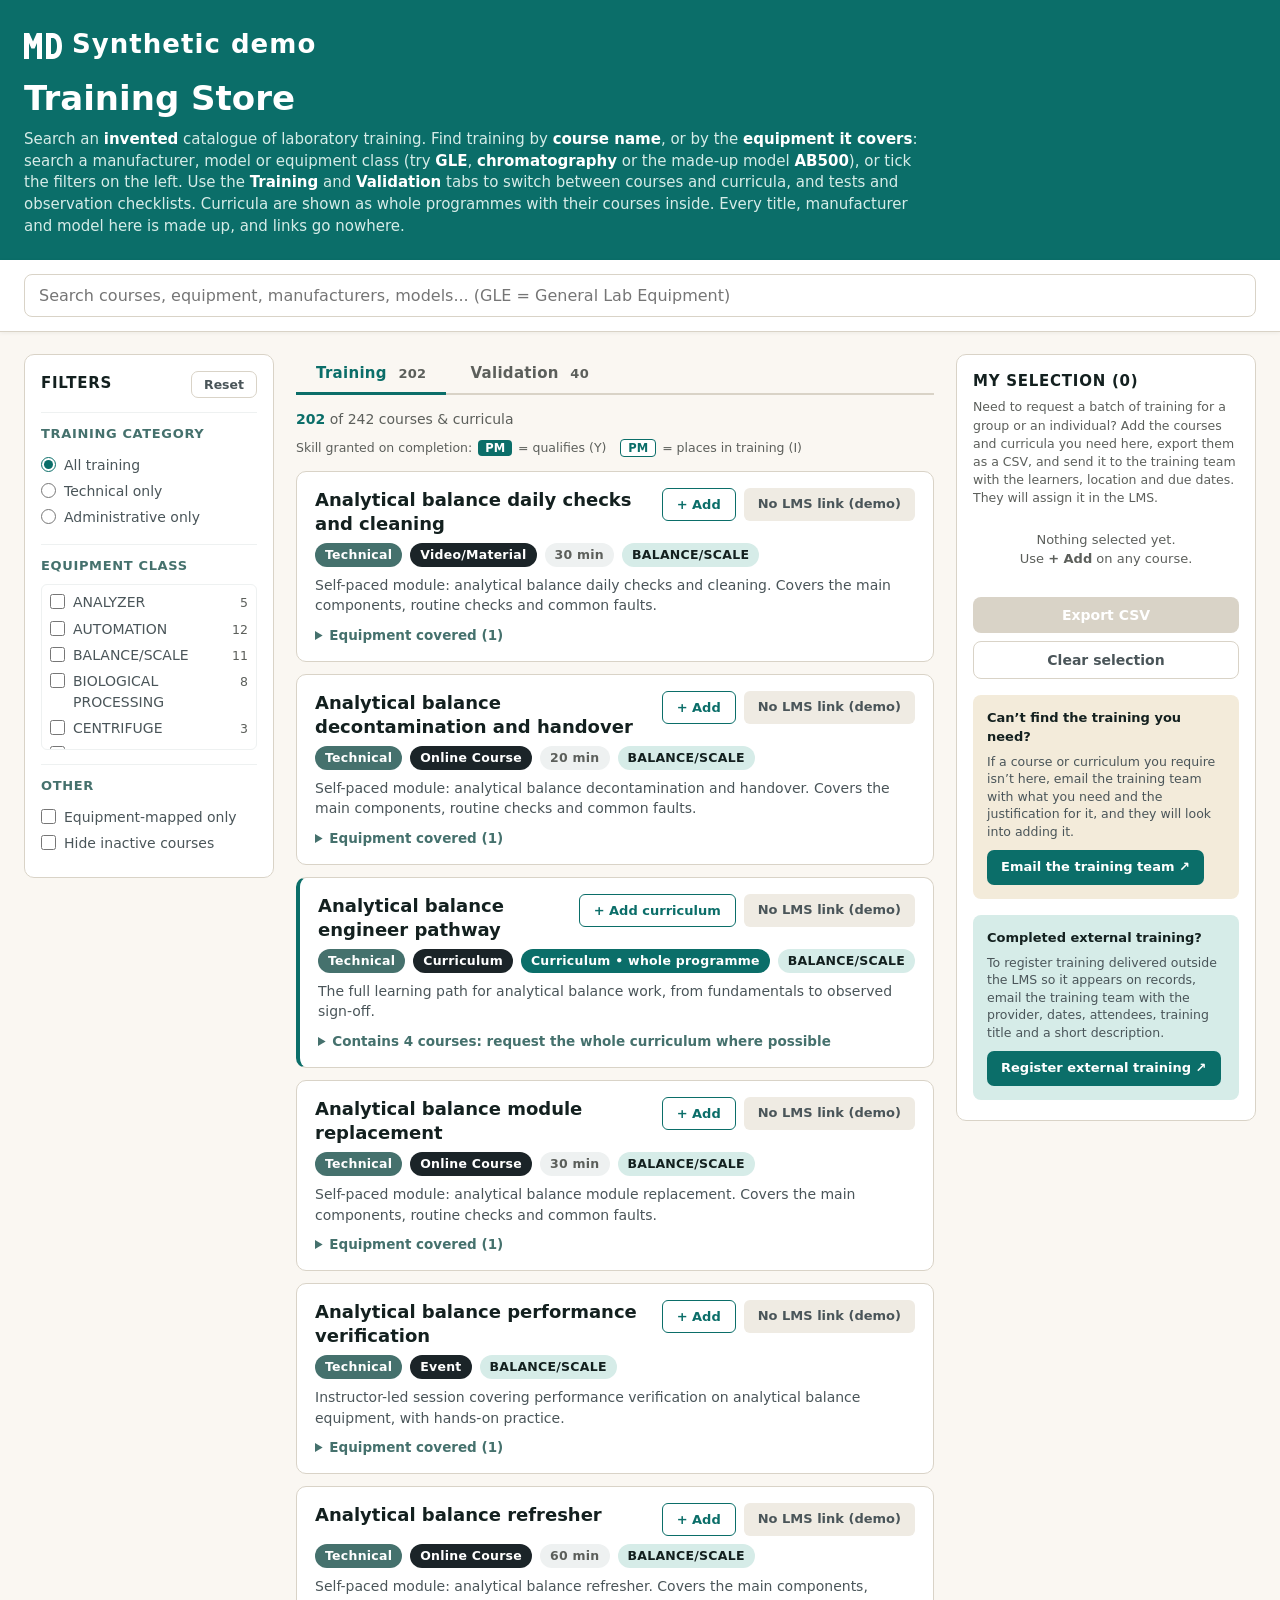
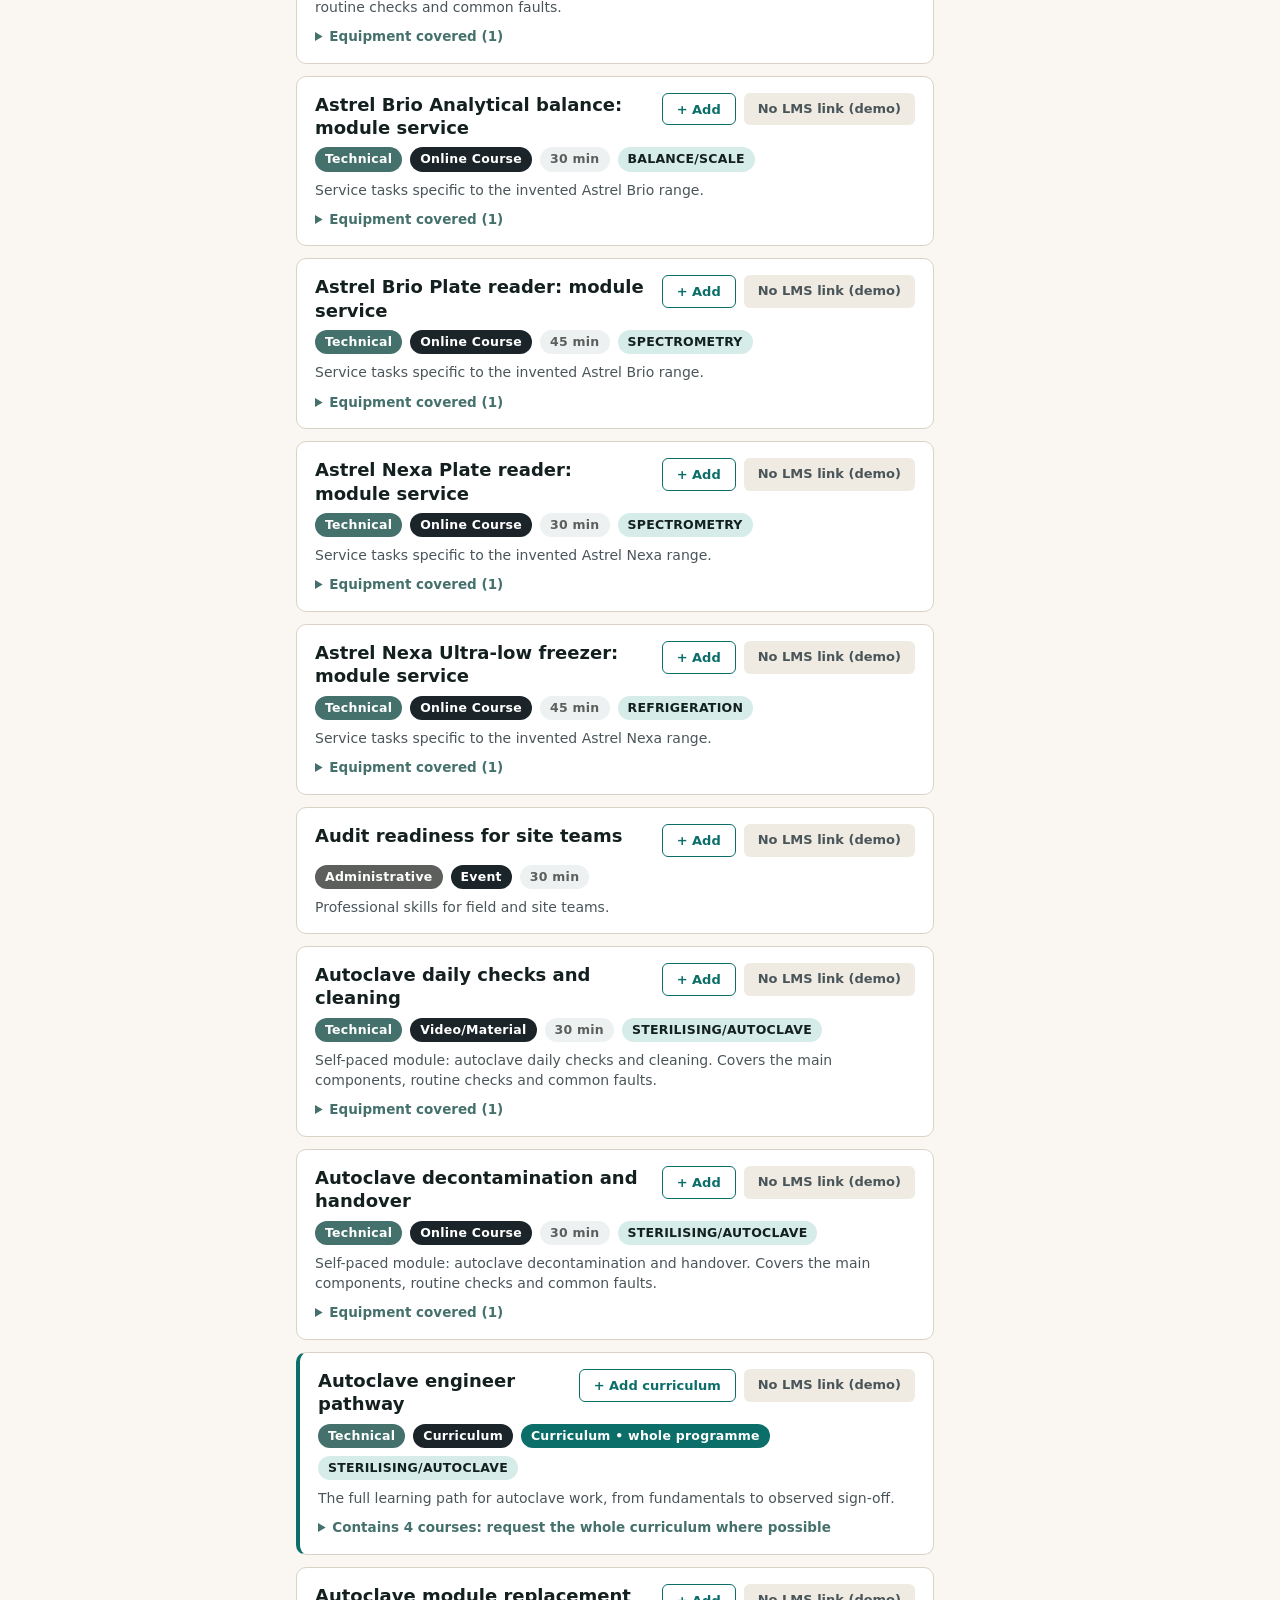
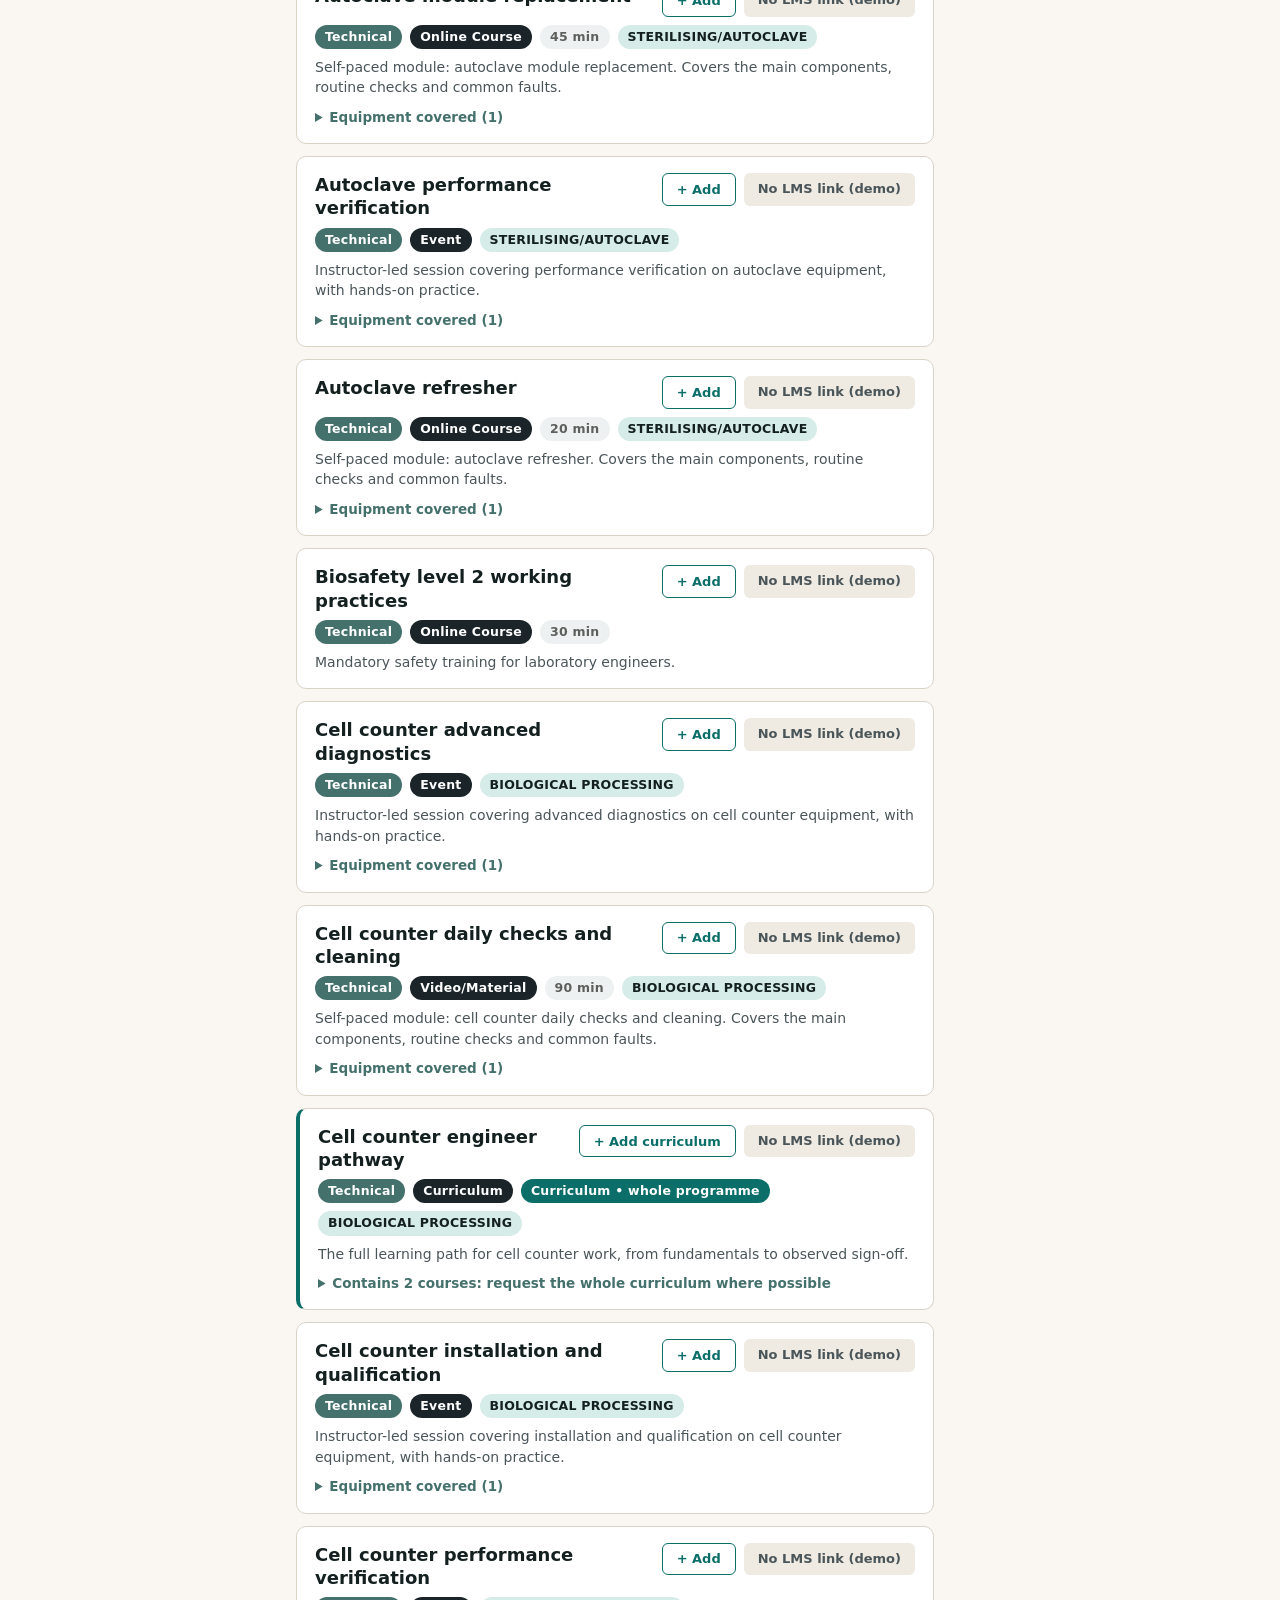
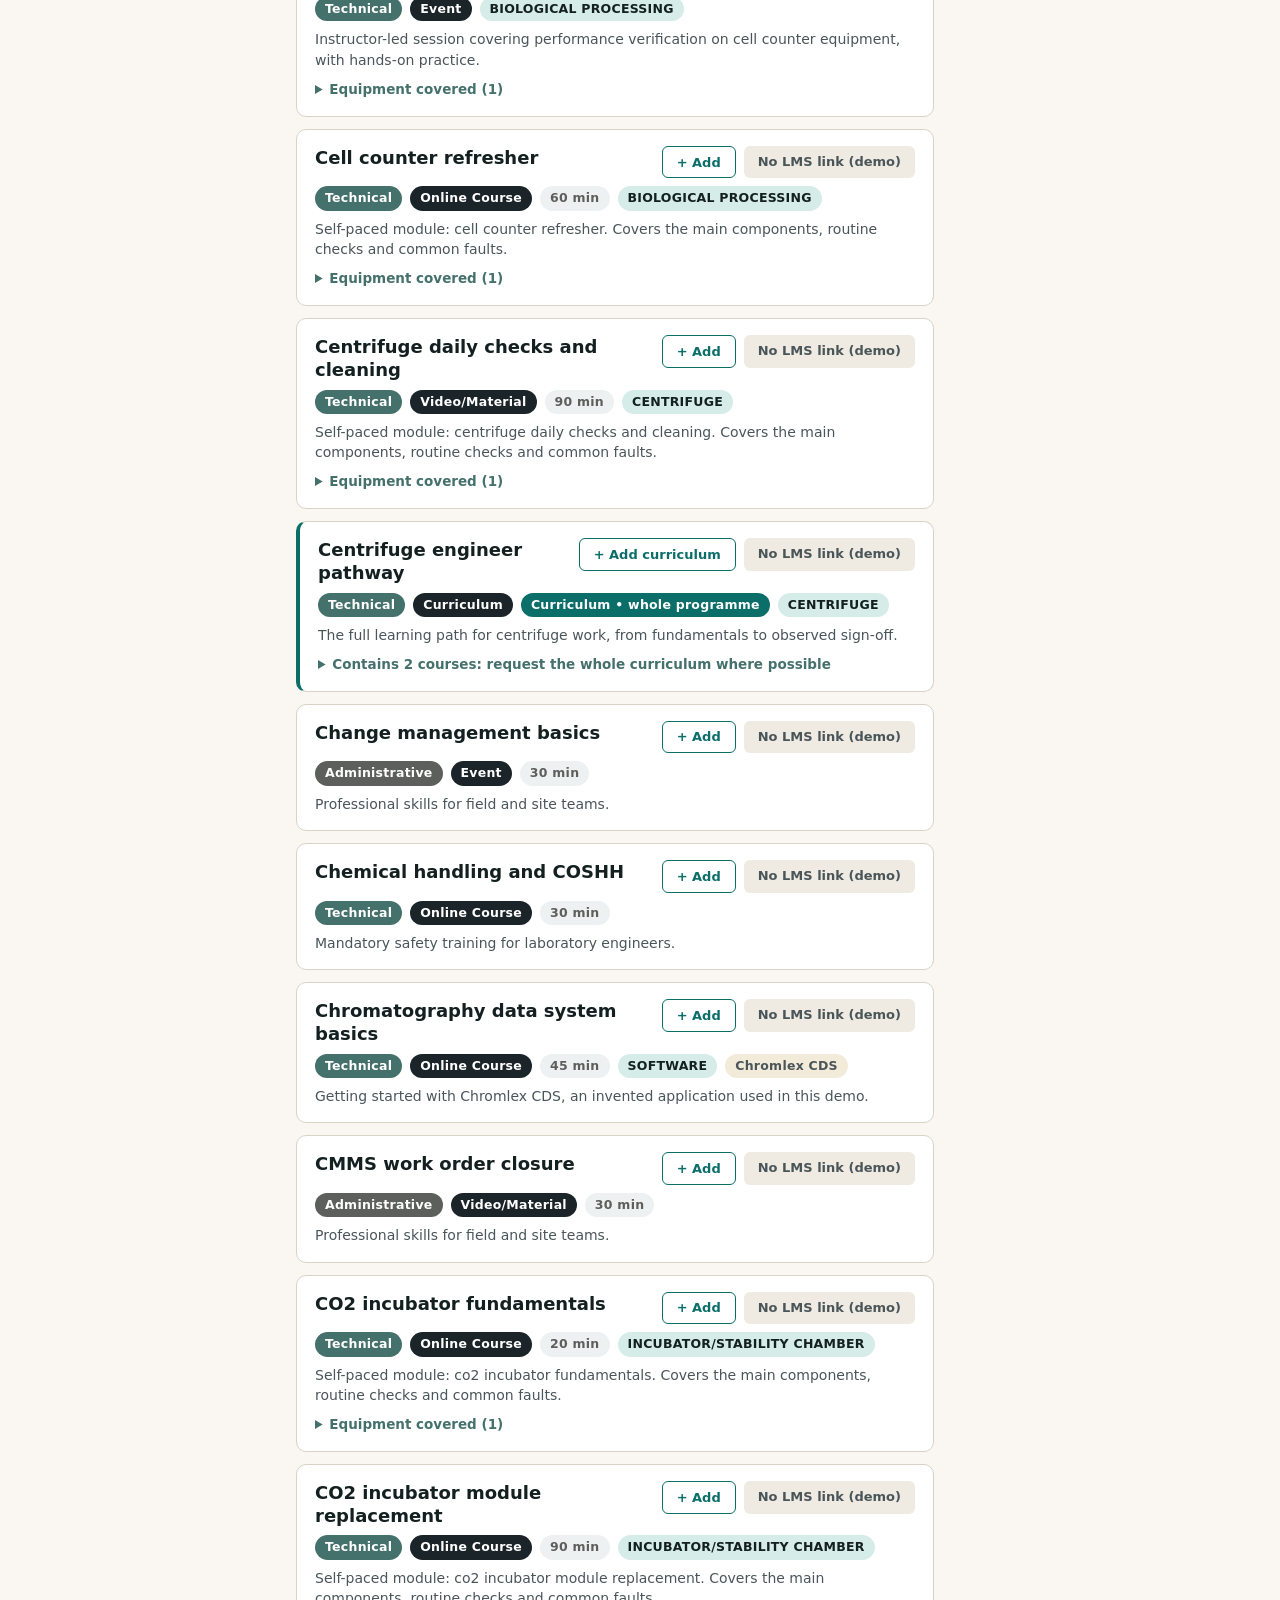
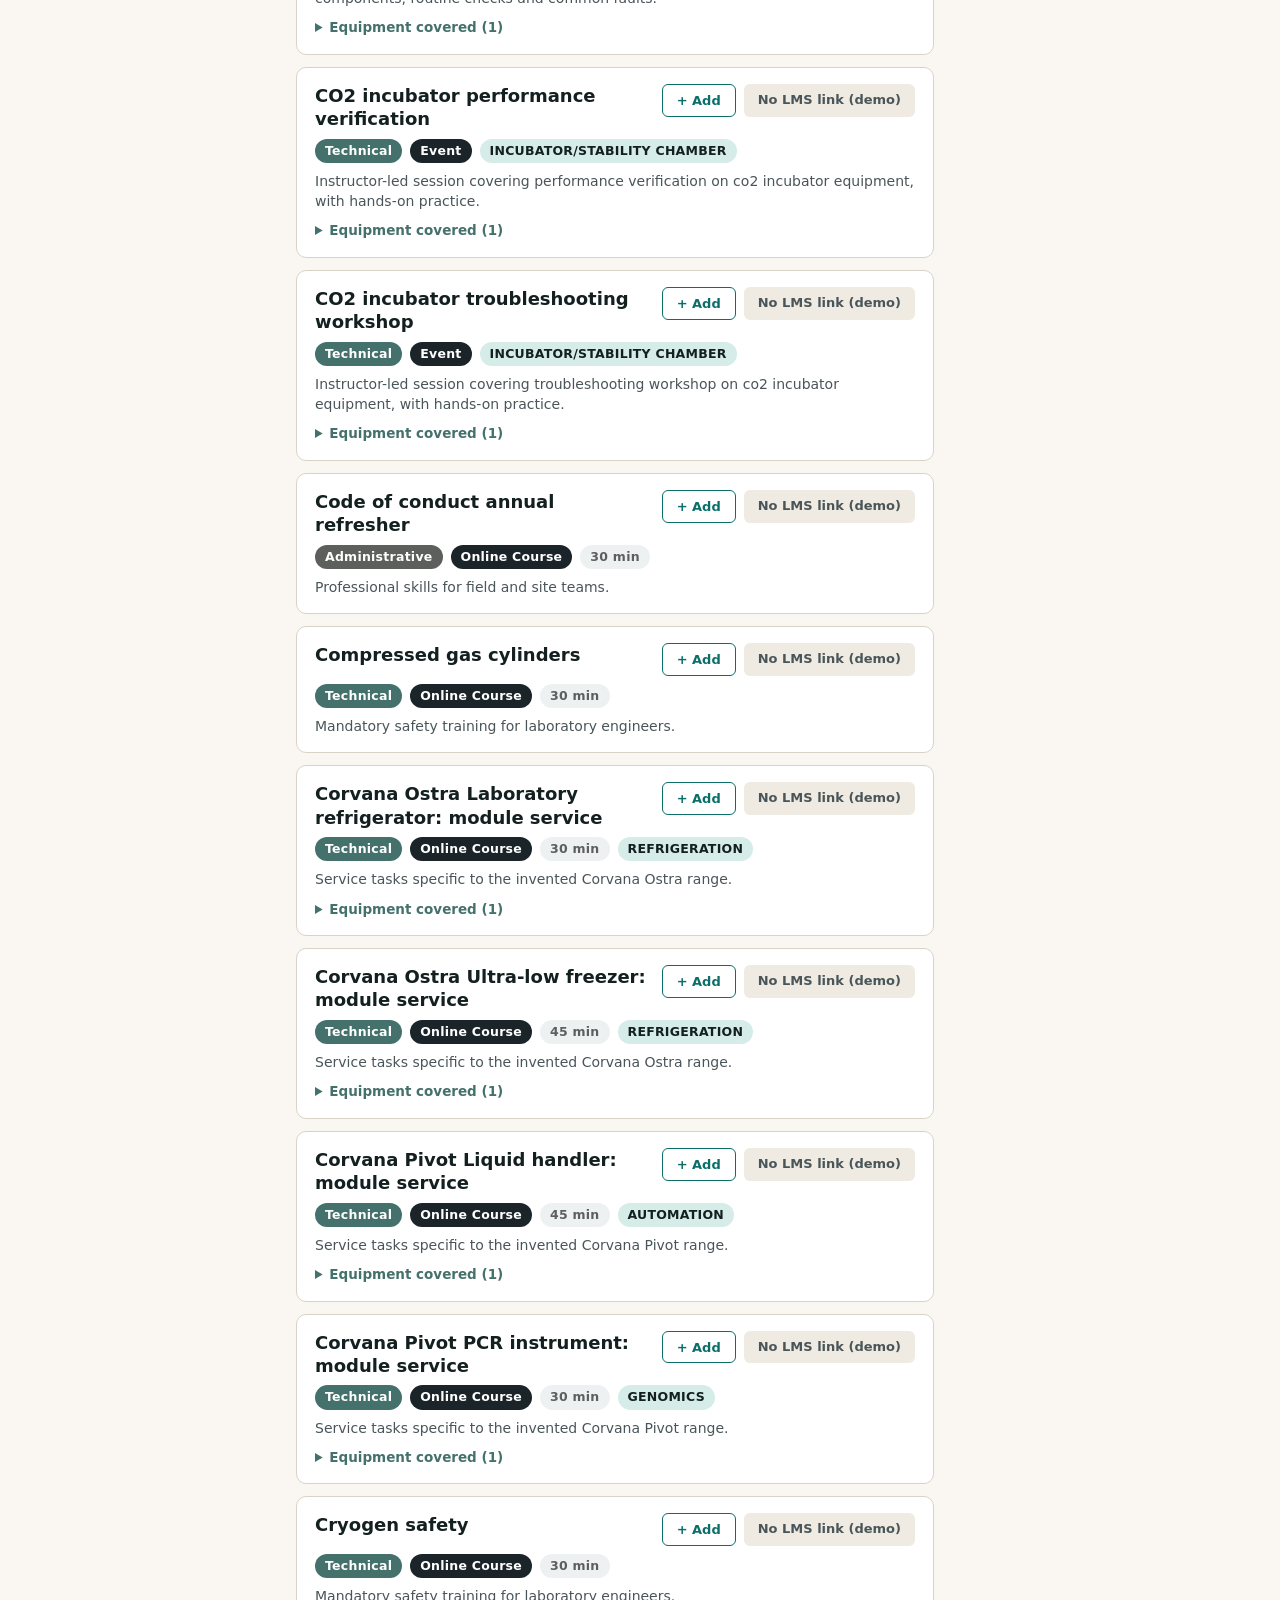
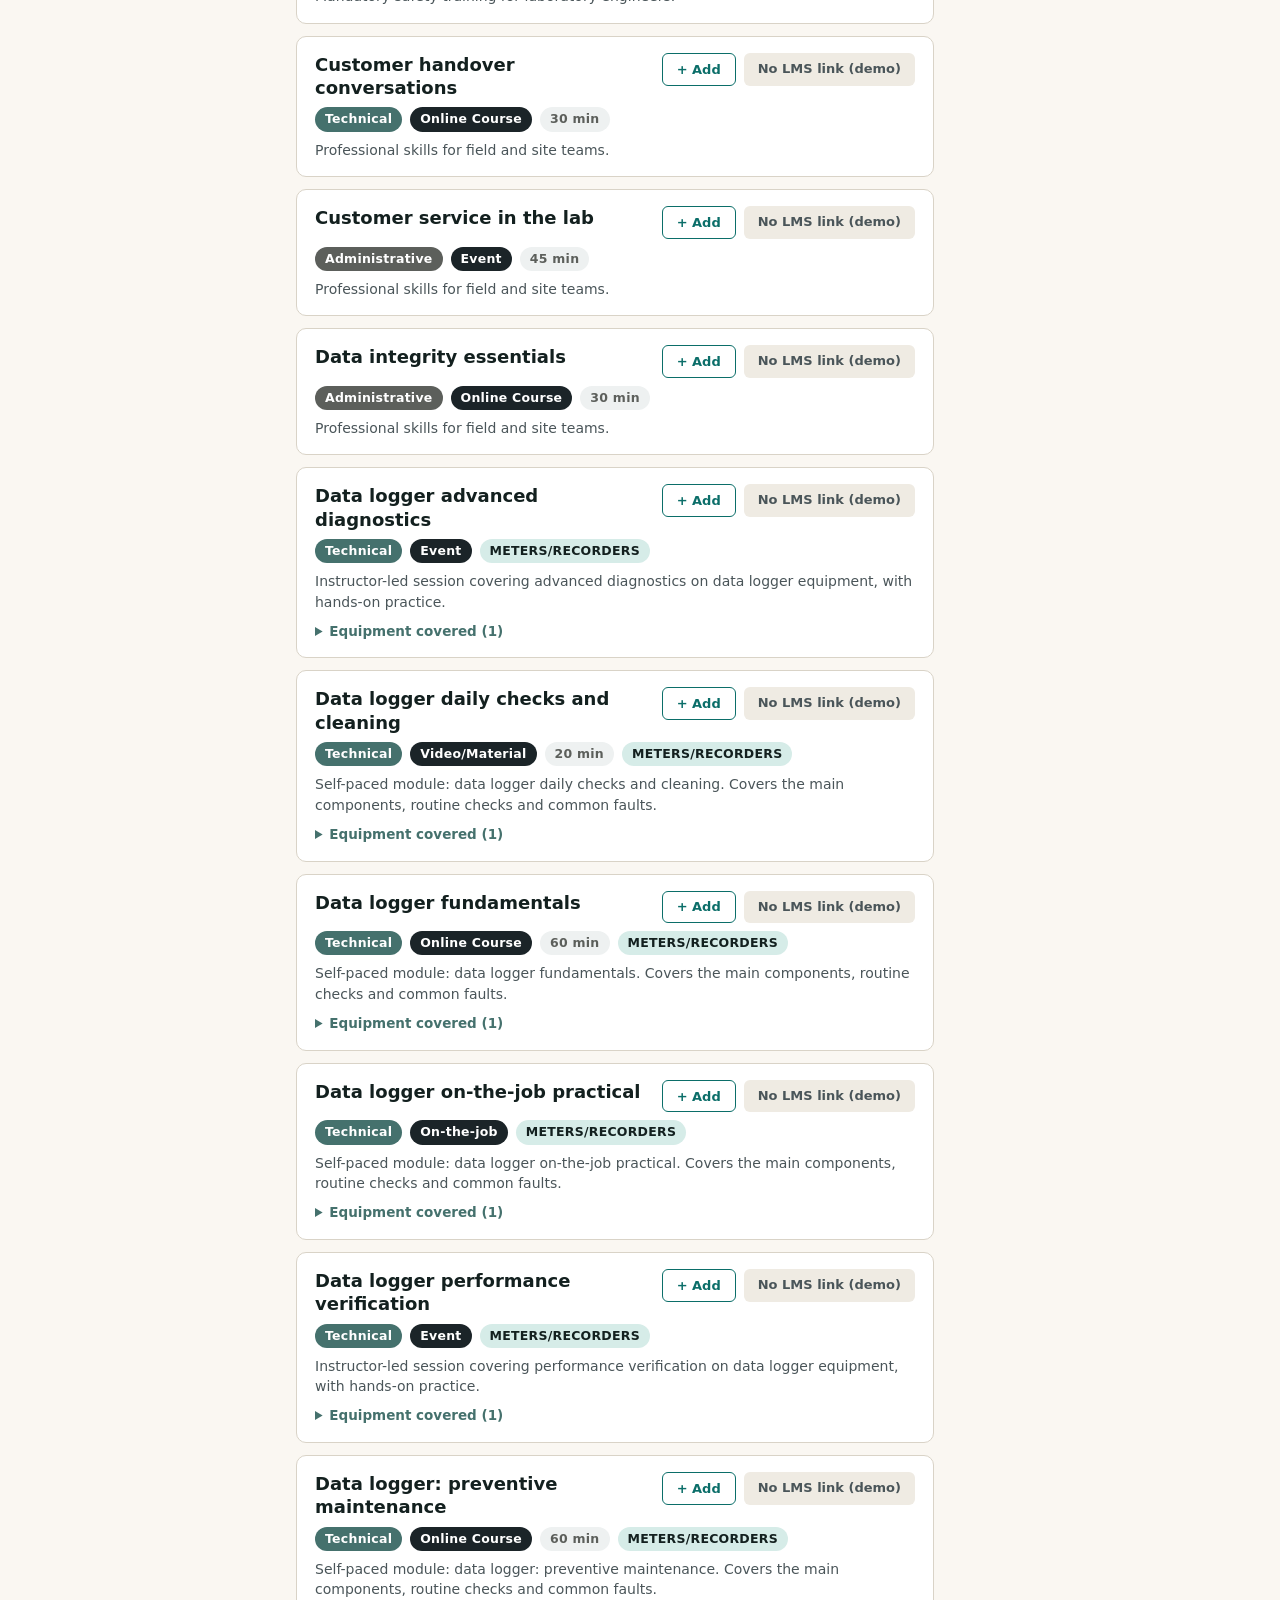
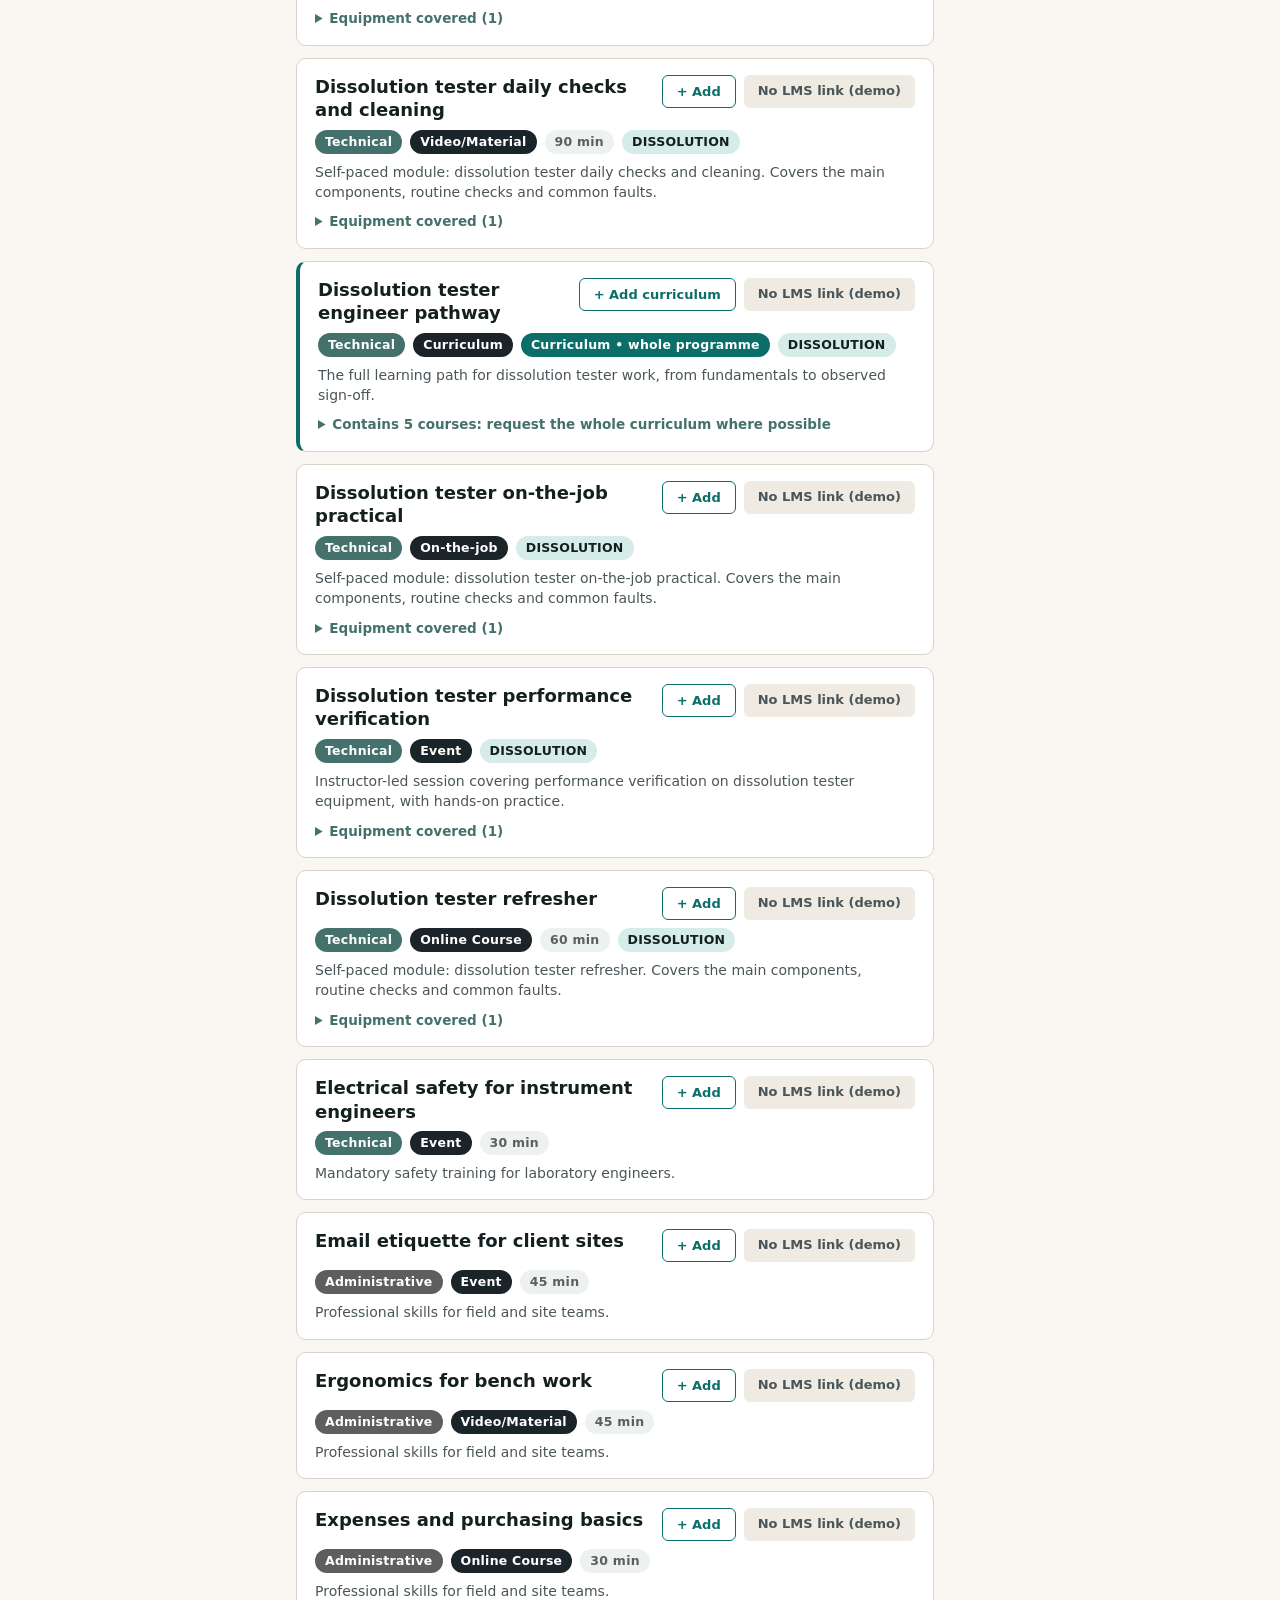
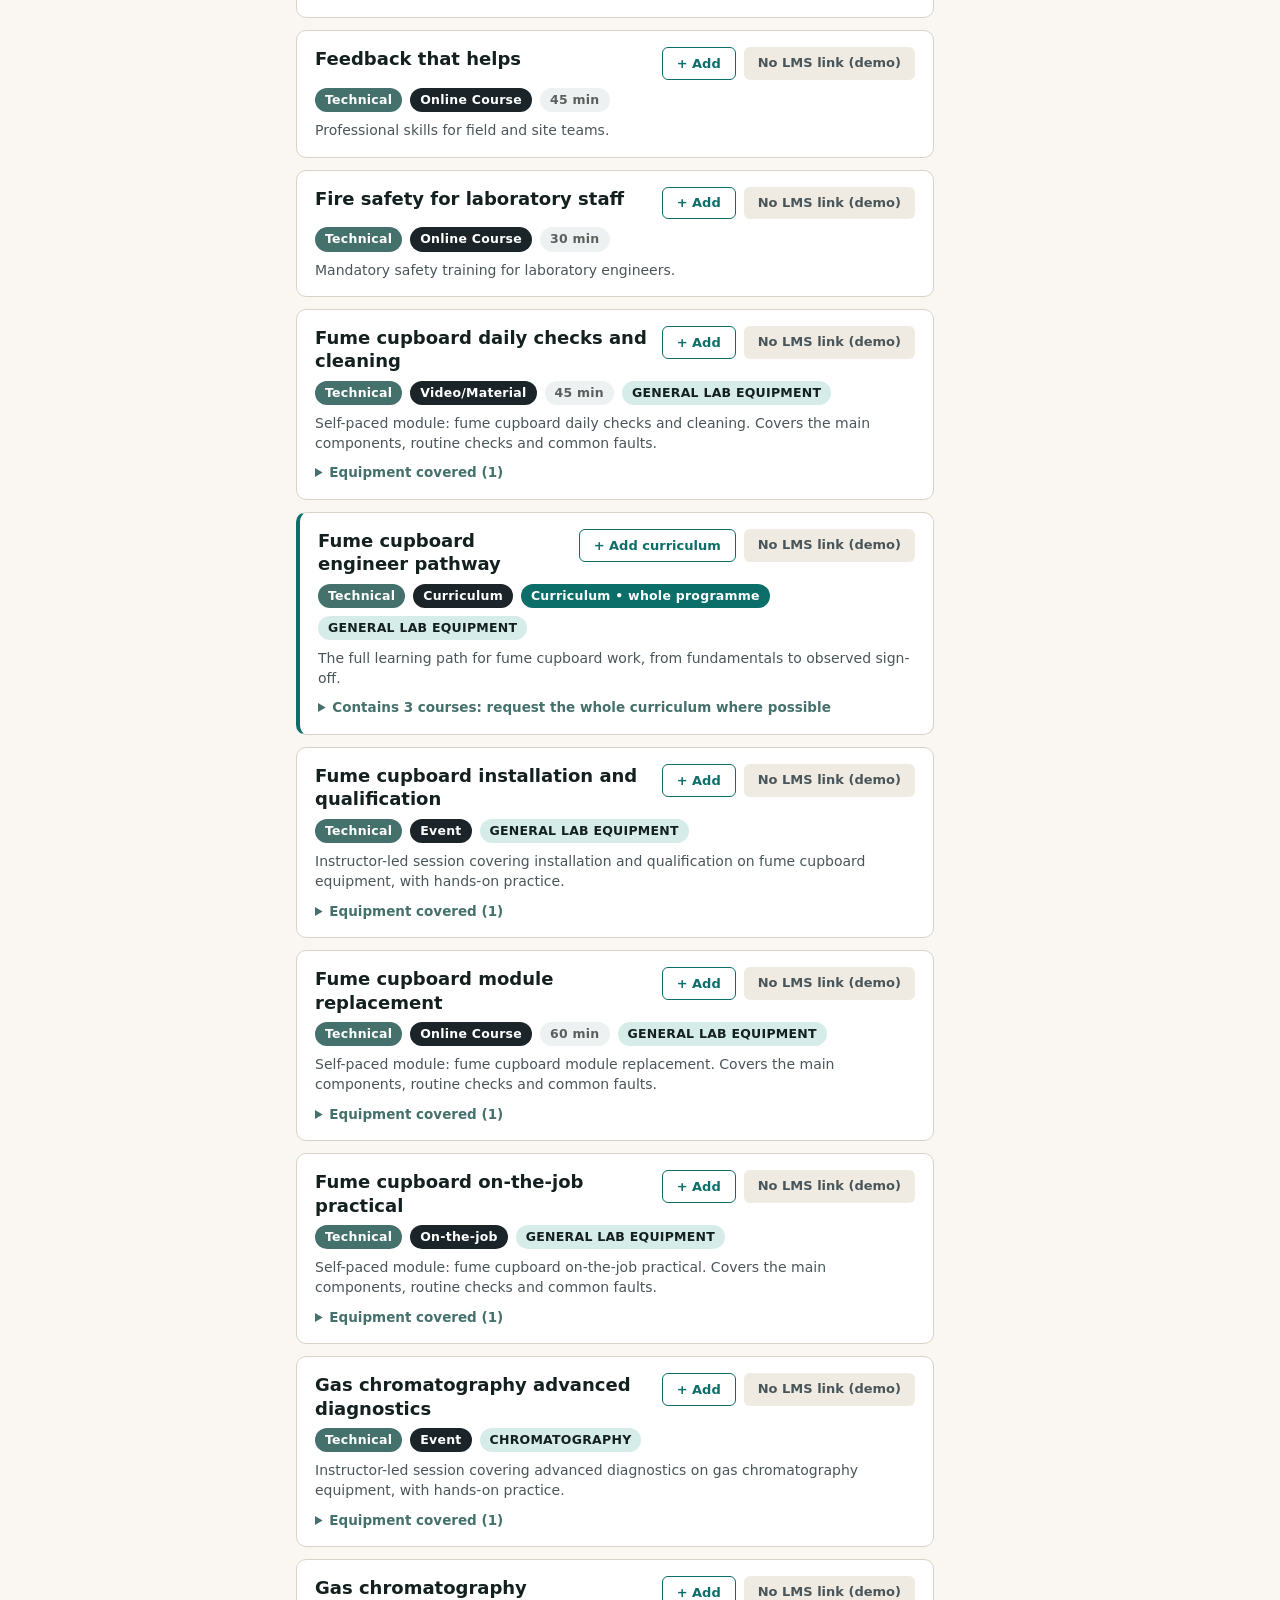
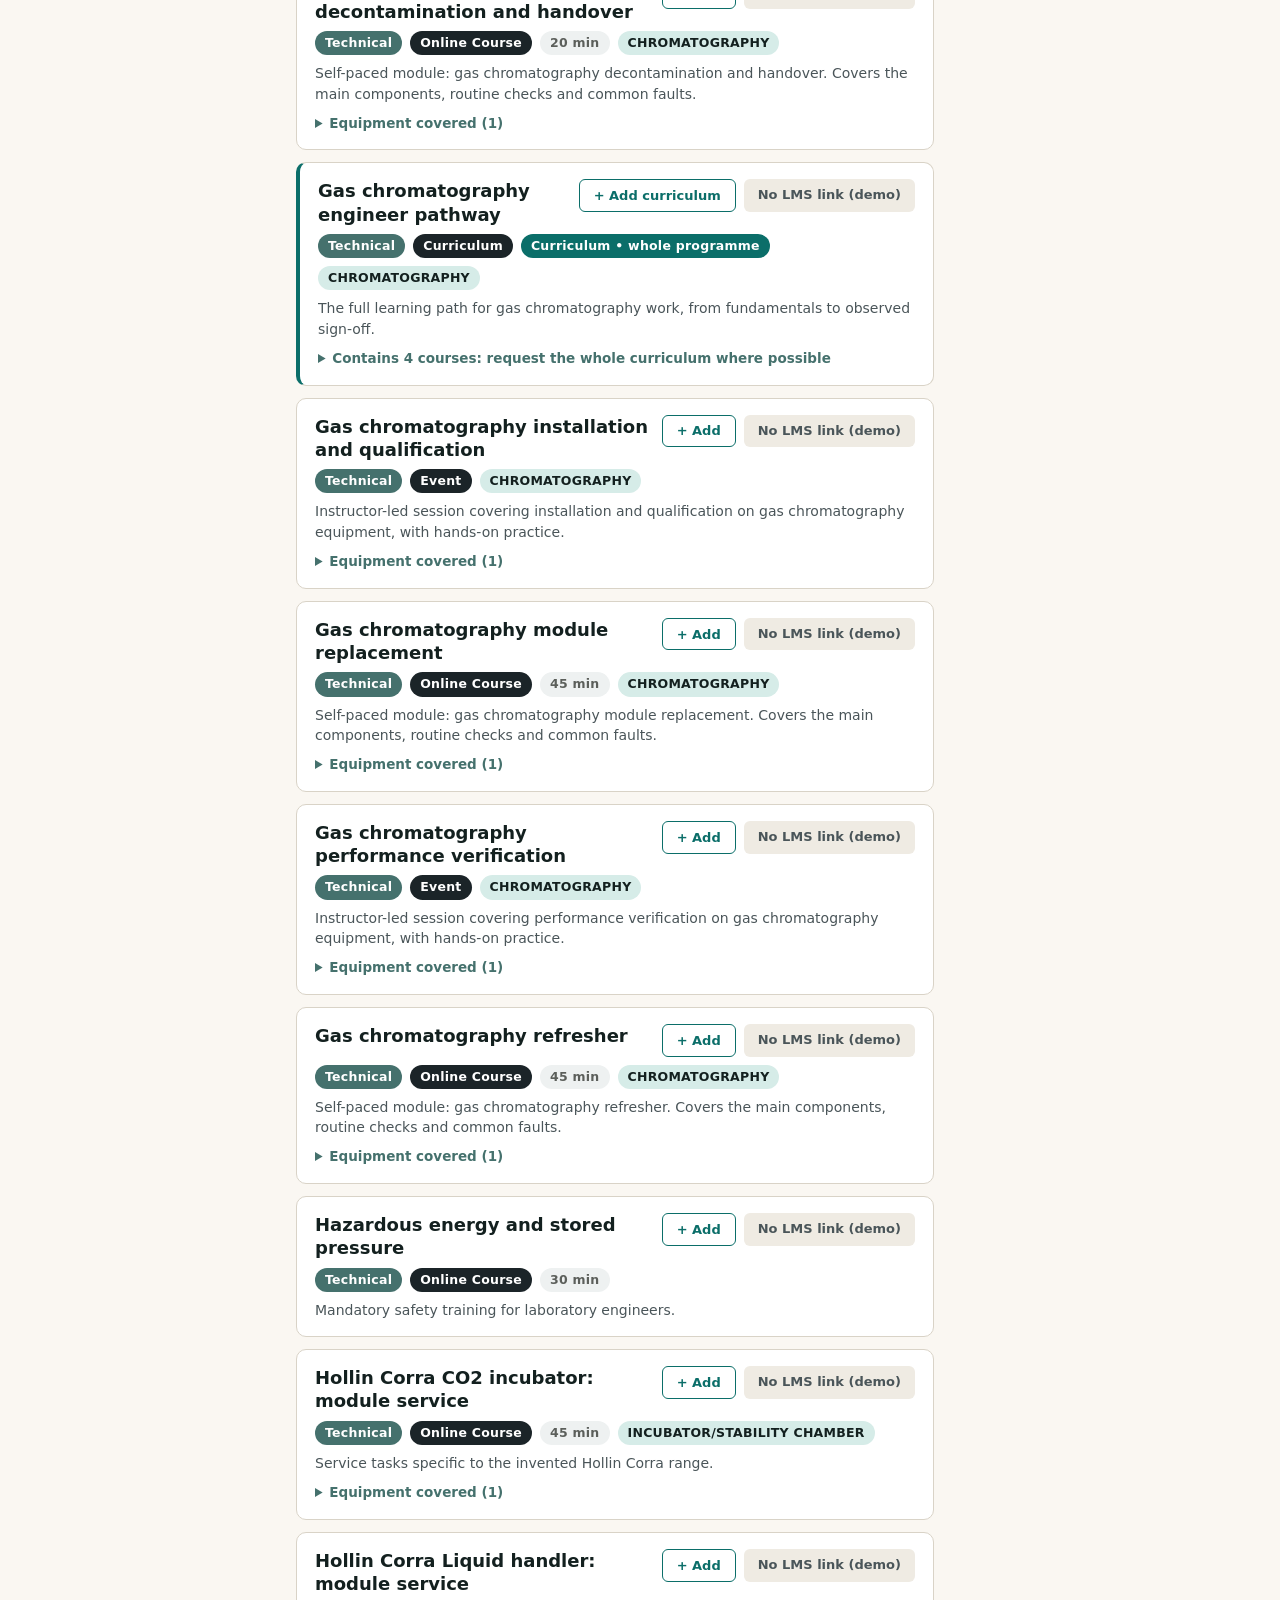
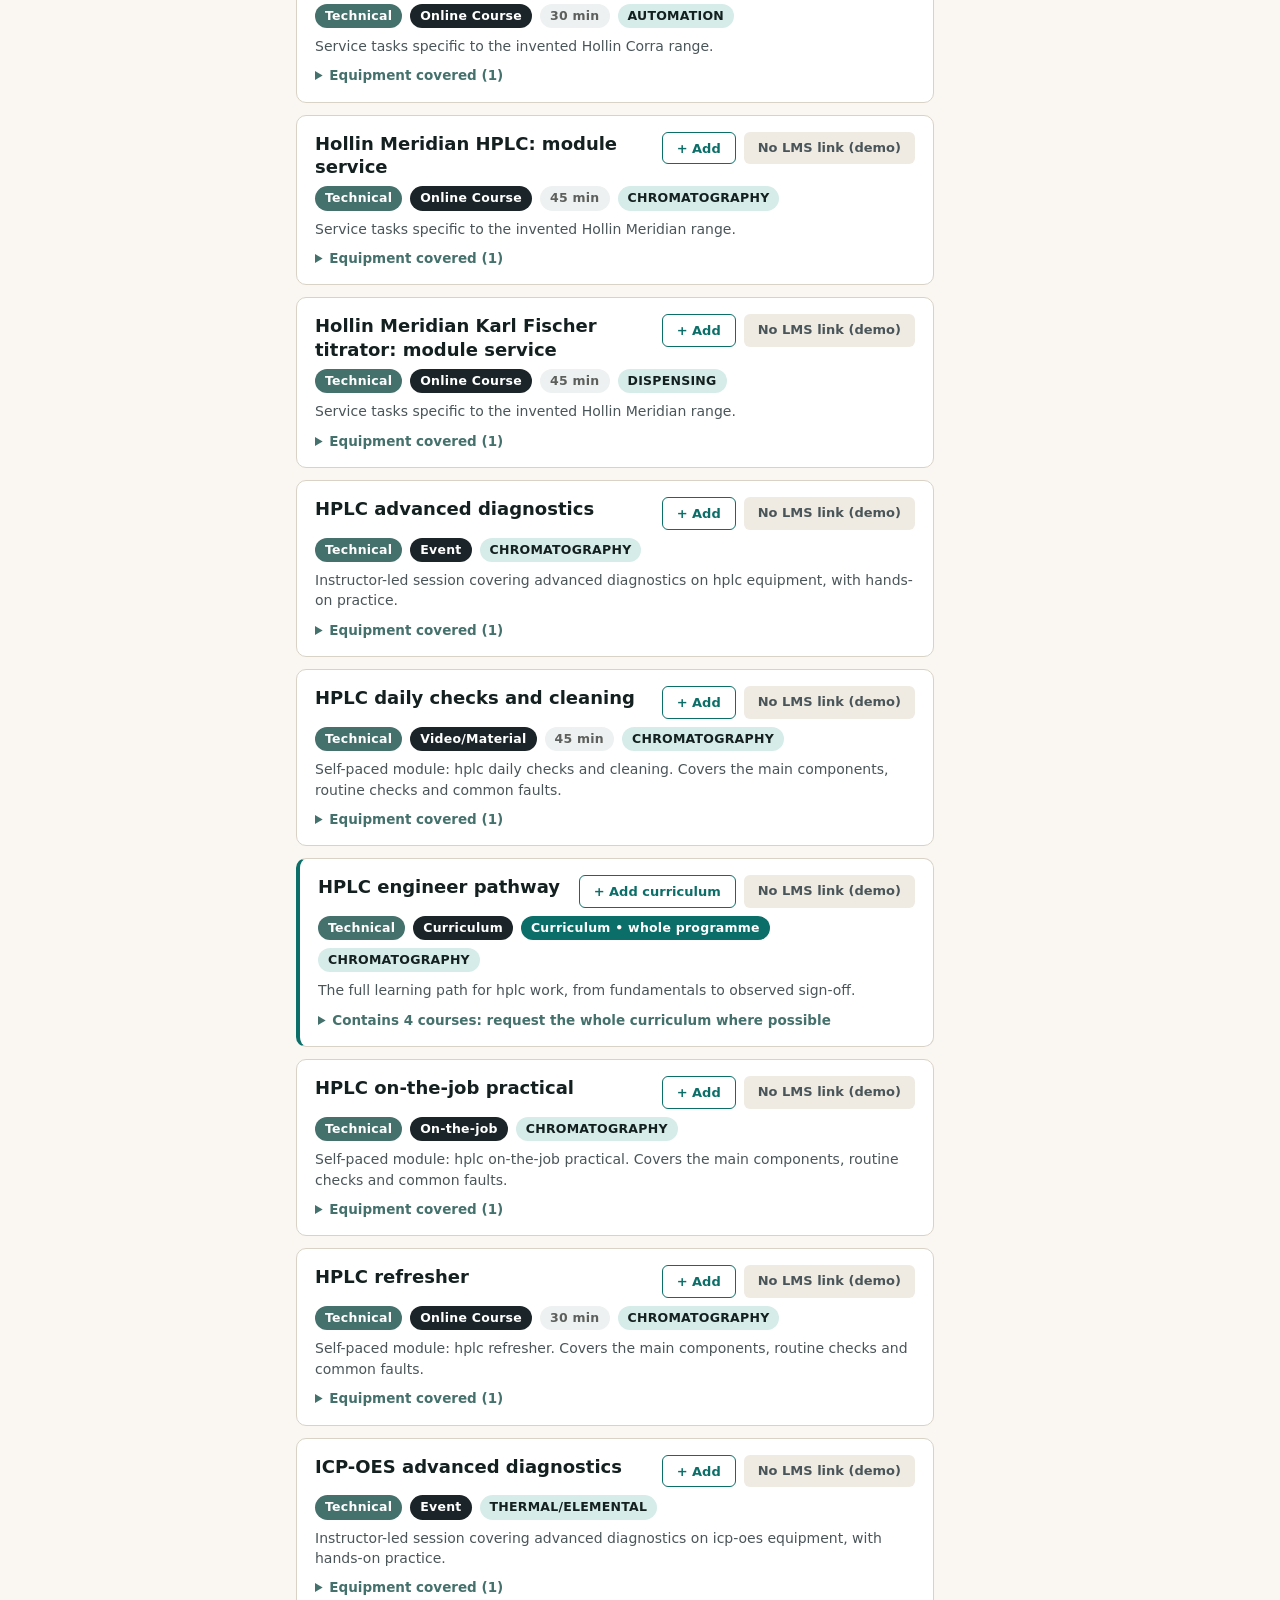
<file: demos/training-store/index.html>
<!DOCTYPE html>
<html lang="en">
<head>
<meta charset="UTF-8">
<meta name="viewport" content="width=device-width, initial-scale=1">
<title>Training Store (synthetic demo)</title>
<style>
  :root{
    --brand:#0B6E69; --accent:#5FC3B9; --ink:#13201F;
    --dark-grey:#4A5559; --light-grey:#D9D3C7; --sage:#45716D;
    --celadon:#8FC1BA; --celadon-tint:#D6ECE8; --wheat-tint:#F3EBDA;
    --midnight:#1B2428; --cement:#5C5F5B;
  }
  *{box-sizing:border-box;margin:0;padding:0}
  body{font-family:system-ui,-apple-system,"Segoe UI",Roboto,"Helvetica Neue",Arial,sans-serif;color:var(--dark-grey);background:#FAF7F2;font-size:16px;line-height:1.45}
  header{background:var(--brand);color:#fff;padding:26px 0 22px}
  .hwrap{max-width:1500px;margin:0 auto;padding:0 24px}
  .wordmark{font-weight:700;letter-spacing:.04em;font-size:26px;color:#fff}
  .wordmark span{color:#fff}
  .wordmark svg{height:26px;width:auto;vertical-align:middle;margin-right:10px}
  .actions .open.off{display:inline-block;background:#EFEBE3;color:var(--dark-grey);font-weight:600;font-size:13px;padding:7px 14px;border-radius:6px;white-space:nowrap;cursor:default}
  header h1{font-weight:700;font-size:34px;margin-top:10px;color:#fff}
  header p{color:var(--celadon-tint);margin-top:6px;font-size:15px;max-width:900px}
  header p b{color:#fff;font-weight:600}
  .bar{background:#fff;border-bottom:1px solid var(--light-grey);padding:14px 0;position:sticky;top:0;z-index:10;box-shadow:0 1px 4px rgba(19,32,31,.06)}
  .barwrap{max-width:1500px;margin:0 auto;padding:0 24px;display:flex;gap:12px;align-items:center}
  .bar input[type=search]{flex:1;padding:11px 14px;font-size:16px;border:1.5px solid var(--light-grey);border-radius:8px;font-family:inherit;color:var(--ink)}
  .bar input[type=search]:focus{outline:2px solid var(--brand);border-color:var(--brand)}
  .bar button{padding:10px 16px;font-size:14px;font-weight:600;border:1.5px solid var(--light-grey);border-radius:8px;background:#fff;color:var(--dark-grey);cursor:pointer;font-family:inherit;white-space:nowrap}
  .bar button:hover{border-color:var(--brand);color:var(--brand)}
  .layout{max-width:1500px;margin:0 auto;padding:22px 24px 60px;display:grid;grid-template-columns:250px minmax(0,1fr) 300px;gap:22px;align-items:start}
  aside{position:sticky;top:78px;max-height:calc(100vh - 100px);overflow-y:auto;background:#fff;border:1px solid var(--light-grey);border-radius:10px;padding:16px 16px 20px}
  aside h2{font-size:15px;font-weight:700;color:var(--ink);text-transform:uppercase;letter-spacing:.05em}
  .fhead{display:flex;justify-content:space-between;align-items:center;margin-bottom:4px}
  #clearf{padding:5px 12px;font-size:12.5px;font-weight:600;border:1.5px solid var(--light-grey);border-radius:7px;background:#fff;color:var(--dark-grey);cursor:pointer;font-family:inherit;white-space:nowrap}
  #clearf:hover{border-color:var(--brand);color:var(--brand)}
  .fgroup{margin-top:14px;border-top:1px solid #EEF1F1;padding-top:12px}
  .fgroup h3{font-size:13px;font-weight:700;color:var(--sage);text-transform:uppercase;letter-spacing:.05em;margin-bottom:8px}
  .fgroup label{display:flex;align-items:baseline;gap:8px;font-size:14px;padding:3px 0;cursor:pointer;color:var(--dark-grey)}
  .fgroup label:hover{color:var(--brand)}
  .fgroup input[type=checkbox]{accent-color:var(--brand);width:15px;height:15px;flex-shrink:0;position:relative;top:2px}
  .fgroup .n{color:var(--cement);font-size:12.5px;margin-left:auto;padding-left:6px}
  .fgroup input[type=radio]{accent-color:var(--brand);width:15px;height:15px;flex-shrink:0;position:relative;top:2px}
  #fcls{max-height:166px;overflow-y:auto;padding-right:6px;border:1px solid #EEF1F1;border-radius:6px;padding:4px 8px}
  #fcls::-webkit-scrollbar{width:8px}
  #fcls::-webkit-scrollbar-thumb{background:var(--light-grey);border-radius:4px}
  #fcls::-webkit-scrollbar-thumb:hover{background:var(--cement)}
  .count{font-size:14px;color:var(--cement);margin:0 0 10px}
  .count b{color:var(--brand)}
  .legend{font-size:12.5px;color:var(--cement);margin:0 0 14px}
  .legend .verb{margin:0 2px}
  .tabs{display:flex;gap:4px;border-bottom:2px solid var(--light-grey);margin-bottom:14px}
  .tab{appearance:none;border:none;background:none;font-family:inherit;font-size:15px;font-weight:700;color:var(--cement);padding:10px 20px;cursor:pointer;border-bottom:3px solid transparent;margin-bottom:-2px;letter-spacing:.02em}
  .tab:hover{color:var(--brand)}
  .tab.active{color:var(--brand);border-bottom-color:var(--brand)}
  .tab .tn{color:var(--cement);font-weight:600;font-size:13px;margin-left:6px}
  .card{background:#fff;border:1px solid var(--light-grey);border-radius:10px;padding:16px 18px;margin-bottom:12px}
  .card.sel{border-color:var(--brand);box-shadow:0 0 0 1px var(--brand)}
  .cardhead{display:flex;justify-content:space-between;align-items:flex-start;gap:12px}
  .cardhead h2{flex:1;font-size:18px;font-weight:600;color:var(--ink);line-height:1.3}
  .cardhead h2 a{color:inherit;text-decoration:none}
  .cardhead h2 a:hover{color:var(--brand);text-decoration:underline}
  .actions{display:flex;gap:8px;flex-shrink:0}
  .actions a.open{display:inline-block;background:var(--brand);color:#fff;text-decoration:none;font-weight:600;font-size:13px;padding:7px 14px;border-radius:6px;white-space:nowrap}
  .actions a.open:hover{background:var(--ink)}
  .actions button.add{background:#fff;color:var(--brand);border:1.5px solid var(--brand);font-weight:700;font-size:13px;padding:7px 14px;border-radius:6px;cursor:pointer;font-family:inherit;white-space:nowrap}
  .actions button.add:hover{background:var(--celadon-tint)}
  .actions button.add.on{background:var(--brand);color:#fff}
  .meta{display:flex;gap:8px;flex-wrap:wrap;margin:8px 0 2px}
  .chip{display:inline-block;font-size:12.5px;font-weight:600;padding:3px 10px;border-radius:999px;letter-spacing:.02em}
  .chip.type{background:var(--midnight);color:#fff}
  .chip.cls{background:var(--celadon-tint);color:var(--ink);cursor:pointer}
  .chip.cls:hover{background:var(--celadon)}
  .chip.sw{background:var(--wheat-tint);color:var(--dark-grey)}
  .chip.cat{background:var(--sage);color:#fff}
  .chip.cat.nt{background:var(--cement)}
  .chip.curr{background:var(--brand);color:#fff}
  .chip.type.mini{font-size:10.5px;padding:1px 7px}
  .card.curcard{border-left:4px solid var(--brand)}
  .memlink{color:var(--ink);text-decoration:none;font-size:13.5px}
  .memlink:hover{color:var(--brand);text-decoration:underline}
  .chip.dur{background:#EEF1F1;color:var(--cement)}
  .desc{margin-top:8px;font-size:14px;color:var(--dark-grey);display:-webkit-box;-webkit-line-clamp:3;-webkit-box-orient:vertical;overflow:hidden}
  details{margin-top:10px}
  summary{cursor:pointer;font-size:13.5px;font-weight:600;color:var(--sage)}
  summary:hover{color:var(--brand)}
  .eqrow{display:flex;gap:8px;align-items:baseline;padding:5px 0;border-bottom:1px dashed #E4E8E8;font-size:13.5px;flex-wrap:wrap}
  .eqpath{color:var(--ink)}
  .eqpath .sep{color:var(--light-grey);padding:0 4px}
  .eqcls{font-size:11.5px;font-weight:700;color:var(--sage);text-transform:uppercase;letter-spacing:.05em}
  .verb{font-size:11.5px;font-weight:700;padding:1px 7px;border-radius:4px}
  .verb.Y{background:var(--brand);color:#fff}
  .verb.I{background:#fff;color:var(--brand);border:1.2px solid var(--brand)}
  .basket .bhint{font-size:12.5px;color:var(--cement);margin:6px 0 10px}
  .reqbox{margin-top:16px;padding:14px;background:var(--wheat-tint);border-radius:8px}
  .reqbox h3{font-size:13px;font-weight:700;color:var(--ink);margin-bottom:6px}
  .reqbox p{font-size:12.5px;color:var(--dark-grey);margin-bottom:10px;line-height:1.4}
  .reqlink{display:inline-block;background:var(--brand);color:#fff;text-decoration:none;font-weight:700;font-size:13px;padding:8px 14px;border-radius:7px}
  .reqlink:hover{background:var(--ink)}
  .reqbox.extbox{background:var(--celadon-tint)}
  .bitem{display:flex;align-items:flex-start;gap:8px;padding:8px 0;border-bottom:1px solid #EEF1F1;font-size:13.5px}
  .bitem a{color:var(--ink);text-decoration:none;flex:1;line-height:1.3}
  .bitem a:hover{color:var(--brand);text-decoration:underline}
  .bitem button{background:none;border:none;color:var(--cement);font-size:16px;cursor:pointer;line-height:1;padding:0 2px}
  .bitem button:hover{color:#AD2A2A}
  .bempty{font-size:13px;color:var(--cement);padding:14px 0;text-align:center}
  .basket .btns{margin-top:14px;display:flex;flex-direction:column;gap:8px}
  .basket .btns button{padding:10px 14px;font-size:14px;font-weight:700;border-radius:8px;cursor:pointer;font-family:inherit}
  #exportcsv{background:var(--brand);color:#fff;border:none}
  #exportcsv:hover{background:var(--ink)}
  #exportcsv:disabled{background:var(--light-grey);cursor:not-allowed}
  #clearb{background:#fff;color:var(--dark-grey);border:1.5px solid var(--light-grey)}
  #clearb:hover{border-color:#AD2A2A;color:#AD2A2A}
  .empty{text-align:center;padding:60px 0;color:var(--cement)}
  .empty b{color:var(--brand)}
  .emptybox{max-width:460px;margin:24px auto 0;padding:20px 22px;background:#fff;border:1px solid var(--light-grey);border-left:4px solid var(--brand);border-radius:10px;text-align:left}
  .emptybox p{font-size:14px;color:var(--dark-grey);margin-bottom:8px}
  .tclink{display:inline-block;margin-top:6px;background:var(--brand);color:#fff;text-decoration:none;font-weight:600;font-size:14px;padding:9px 16px;border-radius:7px}
  .tclink:hover{background:var(--ink)}
  .tiptype{position:relative;cursor:help;border-bottom:1px dotted var(--cement)}
  .tipicon{display:inline-block;margin-left:5px;width:15px;height:15px;line-height:15px;text-align:center;font-size:10px;font-weight:700;color:#fff;background:var(--sage);border-radius:50%;cursor:help}
  footer{max-width:1500px;margin:0 auto;padding:10px 24px 50px;font-size:13px;color:var(--cement)}
  footer table{border-collapse:collapse;margin-top:10px;font-size:12.5px}
  footer td{border:1px solid var(--light-grey);padding:3px 10px}
  .modal-overlay{position:fixed;inset:0;background:rgba(19,32,31,.55);display:none;align-items:center;justify-content:center;z-index:50;padding:20px}
  .modal-overlay.show{display:flex}
  .modal{background:#fff;border-radius:12px;max-width:520px;width:100%;padding:26px 28px;box-shadow:0 12px 40px rgba(19,32,31,.35)}
  .modal h3{font-size:20px;font-weight:700;color:var(--ink);margin-bottom:10px}
  .modal p{font-size:14.5px;color:var(--dark-grey);margin-bottom:10px}
  .modal .email{display:inline-block;font-weight:700;color:var(--brand);background:var(--celadon-tint);padding:4px 10px;border-radius:6px;font-size:14.5px;word-break:break-all}
  .modal ul{margin:6px 0 12px 20px;font-size:14px;color:var(--dark-grey)}
  .modal ul li{margin:3px 0}
  .modal .mbtns{display:flex;gap:10px;margin-top:16px;flex-wrap:wrap}
  .modal .mbtns a,.modal .mbtns button{padding:9px 16px;font-size:14px;font-weight:700;border-radius:8px;cursor:pointer;font-family:inherit;text-decoration:none}
  #memail{background:var(--brand);color:#fff;border:none;display:inline-block}
  #memail:hover{background:var(--ink)}
  #mclose{background:#fff;color:var(--dark-grey);border:1.5px solid var(--light-grey)}
  #mclose:hover{border-color:var(--brand);color:var(--brand)}
  @media(max-width:1080px){
    .layout{grid-template-columns:1fr;padding:16px}
    aside{position:static;max-height:none}
    .basket{order:-1}
  }
</style>
</head>
<body>
<header>
  <div class="hwrap">
  <div class="wordmark" id="brandmark"><svg viewBox="13 19 38 26" fill-rule="evenodd" aria-hidden="true" fill="currentColor"><path d="M13 45V19h5.2L22 27.5 25.8 19H31v26h-5V29l-2.4 5.5h-3.2L18 29v16z"/><path d="M35 19h6.5C47.5 19 51 23.8 51 32s-3.5 13-9.5 13H35zm5 5v16h1.3c3.1 0 4.7-2.6 4.7-8s-1.6-8-4.7-8z"/></svg><span>Synthetic demo</span></div>
  <h1>Training Store</h1>
  <p>Search an <b>invented</b> catalogue of laboratory training. Find training by <b>course name</b>, or by the <b>equipment it covers</b>: search a manufacturer, model or equipment class (try <b>GLE</b>, <b>chromatography</b> or the made-up model <b>AB500</b>), or tick the filters on the left. Use the <b>Training</b> and <b>Validation</b> tabs to switch between courses and curricula, and tests and observation checklists. Curricula are shown as whole programmes with their courses inside. Every title, manufacturer and model here is made up, and links go nowhere.</p>
  </div>
</header>

<div class="bar" role="search">
  <div class="barwrap">
    <input type="search" id="q" placeholder="Search courses, equipment, manufacturers, models... (GLE = General Lab Equipment)" aria-label="Search the catalogue">
  </div>
</div>

<main class="layout">
  <aside class="filters" aria-label="Filters">
    <div class="fhead"><h2>Filters</h2><button id="clearf" type="button">Reset</button></div>
    <div class="fgroup"><h3>Training category</h3>
      <label><input type="radio" name="cat" value="" checked> <span>All training</span></label>
      <label><input type="radio" name="cat" value="Technical"> <span>Technical only</span></label>
      <label><input type="radio" name="cat" value="Administrative"> <span>Administrative only</span></label>
    </div>
    <div class="fgroup"><h3>Equipment class</h3><div id="fcls"></div></div>
    <div class="fgroup"><h3>Other</h3>
      <label><input type="checkbox" id="eqonly"> <span>Equipment-mapped only</span></label>
      <label><input type="checkbox" id="hideinactive"> <span>Hide inactive courses</span></label>
    </div>
  </aside>

  <section>
    <div class="tabs" id="tabs">
      <button type="button" class="tab active" data-bucket="Training" id="tab-training">Training</button>
      <button type="button" class="tab" data-bucket="Validation" id="tab-validation">Validation</button>
    </div>
    <div class="count" id="count"></div>
    <div class="legend">Skill granted on completion: <span class="verb Y">PM</span> = qualifies (Y) &nbsp; <span class="verb I">PM</span> = places in training (I)</div>
    <div id="results"></div>
  </section>

  <aside class="basket" aria-label="My selection">
    <h2>My selection (<span id="bcount">0</span>)</h2>
    <p class="bhint">Need to request a batch of training for a group or an individual? Add the courses and curricula you need here, export them as a CSV, and send it to the training team with the learners, location and due dates. They will assign it in the LMS.</p>
    <div id="blist"></div>
    <div class="btns">
      <button id="exportcsv" type="button">Export CSV</button>
      <button id="clearb" type="button">Clear selection</button>
    </div>
    <div class="reqbox">
      <h3>Can&rsquo;t find the training you need?</h3>
      <p>If a course or curriculum you require isn&rsquo;t here, email the training team with what you need and the justification for it, and they will look into adding it.</p>
      <a class="reqlink" id="reqmail" href="#" target="_blank" rel="noopener">Email the training team &#8599;</a>
    </div>
    <div class="reqbox extbox">
      <h3>Completed external training?</h3>
      <p>To register training delivered outside the LMS so it appears on records, email the training team with the provider, dates, attendees, training title and a short description.</p>
      <a class="reqlink" id="extmail" href="#" target="_blank" rel="noopener">Register external training &#8599;</a>
    </div>
  </aside>
</main>

<div class="modal-overlay" id="modal">
  <div class="modal">
    <h3>Your CSV is downloading&hellip;</h3>
    <p>Please send it to <span class="email">training-team@example.com</span> (a dummy address in this demo) along with:</p>
    <ul>
      <li><b>Learners</b>: names or employee IDs of who should take the training</li>
      <li><b>Location</b>: site or country of the learners</li>
      <li><b>Due dates</b>: when the training needs to be completed by</li>
      <li>Any other relevant details (account, priority, reason for request)</li>
    </ul>
    <p>The training team will assign the selected courses in the LMS.</p>
    <div class="mbtns">
      <a id="memail" href="#">Open email draft</a>
      <button id="mclose" type="button">Close</button>
    </div>
  </div>
</div>

<footer>
  <div id="foot"></div>
  <details><summary style="color:var(--sage)">Equipment type &rarr; equipment class mapping (curated in the build script)</summary>
    <table id="maptab"></table>
  </details>
</footer>

<script>
const DATA = {"generated":"2026-10-01","courses":[{"t":"Analytical balance daily checks and cleaning","ty":"Video/Material","d":"Self-paced module: analytical balance daily checks and cleaning. Covers the main components, routine checks and common faults.","dur":30,"l":"","eq":[{"p":["ANALYTICAL BALANCES"],"c":"BALANCE/SCALE","v":{"PM":"I"}}],"sw":[],"cls":["BALANCE/SCALE"],"act":1,"cat":"Technical","bucket":"Training","isCur":false,"members":null,"sx":""},{"t":"Analytical balance decontamination and handover","ty":"Online Course","d":"Self-paced module: analytical balance decontamination and handover. Covers the main components, routine checks and common faults.","dur":20,"l":"","eq":[{"p":["ANALYTICAL BALANCES"],"c":"BALANCE/SCALE","v":{"PM":"I"}}],"sw":[],"cls":["BALANCE/SCALE"],"act":1,"cat":"Technical","bucket":"Training","isCur":false,"members":null,"sx":""},{"t":"Analytical balance engineer pathway","ty":"Curriculum","d":"The full learning path for analytical balance work, from fundamentals to observed sign-off.","dur":null,"l":"","eq":[],"sw":[],"cls":["BALANCE/SCALE"],"act":1,"cat":"Technical","isCur":true,"members":[{"t":"Analytical balance fundamentals","l":"","ty":"Online Course"},{"t":"Analytical balance observation checklist","l":"","ty":"Observation checklist"},{"t":"Analytical balance troubleshooting workshop","l":"","ty":"Event"},{"t":"Analytical balance: preventive maintenance","l":"","ty":"Online Course"}],"sx":"Analytical balance fundamentals Self-paced module: analytical balance fundamentals. Covers the main components, routine checks and common faults. ANALYTICAL BALANCES BALANCE/SCALE Analytical balance observation checklist Observed practical sign-off for analytical balance work, completed by a qualified trainer. ANALYTICAL BALANCES BALANCE/SCALE Analytical balance troubleshooting workshop Instructor-led session covering troubleshooting workshop on analytical balance equipment, with hands-on practice. ANALYTICAL BALANCES BALANCE/SCALE Analytical balance: preventive maintenance Self-paced module: analytical balance: preventive maintenance. Covers the main components, routine checks and common faults. ANALYTICAL BALANCES SEMI-MICRO BALANCE BALANCE/SCALE","bucket":"Training"},{"t":"Analytical balance module replacement","ty":"Online Course","d":"Self-paced module: analytical balance module replacement. Covers the main components, routine checks and common faults.","dur":30,"l":"","eq":[{"p":["ANALYTICAL BALANCES"],"c":"BALANCE/SCALE","v":{"Repair":"Y","PM":"I"}}],"sw":[],"cls":["BALANCE/SCALE"],"act":1,"cat":"Technical","bucket":"Training","isCur":false,"members":null,"sx":""},{"t":"Analytical balance observation checklist","ty":"Observation checklist","d":"Observed practical sign-off for analytical balance work, completed by a qualified trainer.","dur":null,"l":"","eq":[{"p":["ANALYTICAL BALANCES"],"c":"BALANCE/SCALE","v":{"PM":"I"}}],"sw":[],"cls":["BALANCE/SCALE"],"act":1,"cat":"Technical","bucket":"Validation","isCur":false,"members":null,"sx":""},{"t":"Analytical balance performance verification","ty":"Event","d":"Instructor-led session covering performance verification on analytical balance equipment, with hands-on practice.","dur":null,"l":"","eq":[{"p":["ANALYTICAL BALANCES","SEMI-MICRO BALANCE"],"c":"BALANCE/SCALE","v":{"Calibrate":"Y","OQ":"Y"}}],"sw":[],"cls":["BALANCE/SCALE"],"act":1,"cat":"Technical","bucket":"Training","isCur":false,"members":null,"sx":""},{"t":"Analytical balance practical assessment","ty":"Test","d":"A short knowledge check on analytical balance principles and safe working. Pass mark 80%.","dur":null,"l":"","eq":[{"p":["ANALYTICAL BALANCES","SEMI-MICRO BALANCE"],"c":"BALANCE/SCALE","v":{"PM":"I"}}],"sw":[],"cls":["BALANCE/SCALE"],"act":1,"cat":"Technical","bucket":"Validation","isCur":false,"members":null,"sx":""},{"t":"Analytical balance refresher","ty":"Online Course","d":"Self-paced module: analytical balance refresher. Covers the main components, routine checks and common faults.","dur":60,"l":"","eq":[{"p":["ANALYTICAL BALANCES"],"c":"BALANCE/SCALE","v":{"PM":"Y"}}],"sw":[],"cls":["BALANCE/SCALE"],"act":1,"cat":"Technical","bucket":"Training","isCur":false,"members":null,"sx":""},{"t":"Astrel Brio Analytical balance: module service","ty":"Online Course","d":"Service tasks specific to the invented Astrel Brio range.","dur":30,"l":"","eq":[{"p":["ANALYTICAL BALANCES","SEMI-MICRO BALANCE"],"c":"BALANCE/SCALE","v":{"PM":"Y","Repair":"I"}}],"sw":[],"cls":["BALANCE/SCALE"],"act":1,"cat":"Technical","bucket":"Training","isCur":false,"members":null,"sx":""},{"t":"Astrel Brio Plate reader: module service","ty":"Online Course","d":"Service tasks specific to the invented Astrel Brio range.","dur":45,"l":"","eq":[{"p":["PLATE READER","MULTIMODE READER"],"c":"SPECTROMETRY","v":{"PM":"Y","Repair":"I"}}],"sw":[],"cls":["SPECTROMETRY"],"act":1,"cat":"Technical","bucket":"Training","isCur":false,"members":null,"sx":""},{"t":"Astrel Nexa Plate reader: module service","ty":"Online Course","d":"Service tasks specific to the invented Astrel Nexa range.","dur":30,"l":"","eq":[{"p":["PLATE READER","MULTIMODE READER"],"c":"SPECTROMETRY","v":{"PM":"Y","Repair":"I"}}],"sw":[],"cls":["SPECTROMETRY"],"act":1,"cat":"Technical","bucket":"Training","isCur":false,"members":null,"sx":""},{"t":"Astrel Nexa Ultra-low freezer: module service","ty":"Online Course","d":"Service tasks specific to the invented Astrel Nexa range.","dur":45,"l":"","eq":[{"p":["FREEZERS","ULT FREEZER"],"c":"REFRIGERATION","v":{"PM":"Y","Repair":"I"}}],"sw":[],"cls":["REFRIGERATION"],"act":1,"cat":"Technical","bucket":"Training","isCur":false,"members":null,"sx":""},{"t":"Audit readiness for site teams","ty":"Event","d":"Professional skills for field and site teams.","dur":30,"l":"","eq":[],"sw":[],"cls":[],"act":1,"cat":"Administrative","bucket":"Training","isCur":false,"members":null,"sx":""},{"t":"Autoclave daily checks and cleaning","ty":"Video/Material","d":"Self-paced module: autoclave daily checks and cleaning. Covers the main components, routine checks and common faults.","dur":30,"l":"","eq":[{"p":["STERILIZING/AUTOCLAVE","STEAM AUTOCLAVE"],"c":"STERILISING/AUTOCLAVE","v":{"PM":"I"}}],"sw":[],"cls":["STERILISING/AUTOCLAVE"],"act":1,"cat":"Technical","bucket":"Training","isCur":false,"members":null,"sx":""},{"t":"Autoclave decontamination and handover","ty":"Online Course","d":"Self-paced module: autoclave decontamination and handover. Covers the main components, routine checks and common faults.","dur":30,"l":"","eq":[{"p":["STERILIZING/AUTOCLAVE","STEAM AUTOCLAVE"],"c":"STERILISING/AUTOCLAVE","v":{"PM":"I"}}],"sw":[],"cls":["STERILISING/AUTOCLAVE"],"act":1,"cat":"Technical","bucket":"Training","isCur":false,"members":null,"sx":""},{"t":"Autoclave engineer pathway","ty":"Curriculum","d":"The full learning path for autoclave work, from fundamentals to observed sign-off.","dur":null,"l":"","eq":[],"sw":[],"cls":["STERILISING/AUTOCLAVE"],"act":1,"cat":"Technical","isCur":true,"members":[{"t":"Autoclave fundamentals","l":"","ty":"Online Course"},{"t":"Autoclave knowledge check","l":"","ty":"Test"},{"t":"Autoclave observation checklist","l":"","ty":"Observation checklist"},{"t":"Autoclave: preventive maintenance","l":"","ty":"Online Course"}],"sx":"Autoclave fundamentals Self-paced module: autoclave fundamentals. Covers the main components, routine checks and common faults. STERILIZING/AUTOCLAVE STERILISING/AUTOCLAVE Autoclave knowledge check A short knowledge check on autoclave principles and safe working. Pass mark 80%. STERILIZING/AUTOCLAVE STEAM AUTOCLAVE STERILISING/AUTOCLAVE Autoclave observation checklist Observed practical sign-off for autoclave work, completed by a qualified trainer. STERILIZING/AUTOCLAVE STEAM AUTOCLAVE STERILISING/AUTOCLAVE Autoclave: preventive maintenance Self-paced module: autoclave: preventive maintenance. Covers the main components, routine checks and common faults. STERILIZING/AUTOCLAVE STEAM AUTOCLAVE STERILISING/AUTOCLAVE","bucket":"Training"},{"t":"Autoclave knowledge check","ty":"Test","d":"A short knowledge check on autoclave principles and safe working. Pass mark 80%.","dur":null,"l":"","eq":[{"p":["STERILIZING/AUTOCLAVE","STEAM AUTOCLAVE"],"c":"STERILISING/AUTOCLAVE","v":{"PM":"I"}}],"sw":[],"cls":["STERILISING/AUTOCLAVE"],"act":1,"cat":"Technical","bucket":"Validation","isCur":false,"members":null,"sx":""},{"t":"Autoclave module replacement","ty":"Online Course","d":"Self-paced module: autoclave module replacement. Covers the main components, routine checks and common faults.","dur":45,"l":"","eq":[{"p":["STERILIZING/AUTOCLAVE","STEAM AUTOCLAVE"],"c":"STERILISING/AUTOCLAVE","v":{"Repair":"Y","PM":"I"}}],"sw":[],"cls":["STERILISING/AUTOCLAVE"],"act":1,"cat":"Technical","bucket":"Training","isCur":false,"members":null,"sx":""},{"t":"Autoclave observation checklist","ty":"Observation checklist","d":"Observed practical sign-off for autoclave work, completed by a qualified trainer.","dur":null,"l":"","eq":[{"p":["STERILIZING/AUTOCLAVE","STEAM AUTOCLAVE"],"c":"STERILISING/AUTOCLAVE","v":{"PM":"I"}}],"sw":[],"cls":["STERILISING/AUTOCLAVE"],"act":1,"cat":"Technical","bucket":"Validation","isCur":false,"members":null,"sx":""},{"t":"Autoclave performance verification","ty":"Event","d":"Instructor-led session covering performance verification on autoclave equipment, with hands-on practice.","dur":null,"l":"","eq":[{"p":["STERILIZING/AUTOCLAVE","STEAM AUTOCLAVE"],"c":"STERILISING/AUTOCLAVE","v":{"Calibrate":"Y","OQ":"Y"}}],"sw":[],"cls":["STERILISING/AUTOCLAVE"],"act":1,"cat":"Technical","bucket":"Training","isCur":false,"members":null,"sx":""},{"t":"Autoclave practical assessment","ty":"Test","d":"A short knowledge check on autoclave principles and safe working. Pass mark 80%.","dur":null,"l":"","eq":[{"p":["STERILIZING/AUTOCLAVE"],"c":"STERILISING/AUTOCLAVE","v":{"PM":"I"}}],"sw":[],"cls":["STERILISING/AUTOCLAVE"],"act":1,"cat":"Technical","bucket":"Validation","isCur":false,"members":null,"sx":""},{"t":"Autoclave refresher","ty":"Online Course","d":"Self-paced module: autoclave refresher. Covers the main components, routine checks and common faults.","dur":20,"l":"","eq":[{"p":["STERILIZING/AUTOCLAVE"],"c":"STERILISING/AUTOCLAVE","v":{"PM":"Y"}}],"sw":[],"cls":["STERILISING/AUTOCLAVE"],"act":1,"cat":"Technical","bucket":"Training","isCur":false,"members":null,"sx":""},{"t":"Biosafety level 2 working practices","ty":"Online Course","d":"Mandatory safety training for laboratory engineers.","dur":30,"l":"","eq":[],"sw":[],"cls":[],"act":1,"cat":"Technical","bucket":"Training","isCur":false,"members":null,"sx":""},{"t":"Cell counter advanced diagnostics","ty":"Event","d":"Instructor-led session covering advanced diagnostics on cell counter equipment, with hands-on practice.","dur":null,"l":"","eq":[{"p":["CELL COUNTER/ANALYZER"],"c":"BIOLOGICAL PROCESSING","v":{"Repair":"Y"}}],"sw":[],"cls":["BIOLOGICAL PROCESSING"],"act":1,"cat":"Technical","bucket":"Training","isCur":false,"members":null,"sx":""},{"t":"Cell counter daily checks and cleaning","ty":"Video/Material","d":"Self-paced module: cell counter daily checks and cleaning. Covers the main components, routine checks and common faults.","dur":90,"l":"","eq":[{"p":["CELL COUNTER/ANALYZER"],"c":"BIOLOGICAL PROCESSING","v":{"PM":"I"}}],"sw":[],"cls":["BIOLOGICAL PROCESSING"],"act":0,"cat":"Technical","bucket":"Training","isCur":false,"members":null,"sx":""},{"t":"Cell counter engineer pathway","ty":"Curriculum","d":"The full learning path for cell counter work, from fundamentals to observed sign-off.","dur":null,"l":"","eq":[],"sw":[],"cls":["BIOLOGICAL PROCESSING"],"act":1,"cat":"Technical","isCur":true,"members":[{"t":"Cell counter knowledge check","l":"","ty":"Test"},{"t":"Cell counter: preventive maintenance","l":"","ty":"Online Course"}],"sx":"Cell counter knowledge check A short knowledge check on cell counter principles and safe working. Pass mark 80%. CELL COUNTER/ANALYZER BIOLOGICAL PROCESSING Cell counter: preventive maintenance Self-paced module: cell counter: preventive maintenance. Covers the main components, routine checks and common faults. CELL COUNTER/ANALYZER BIOLOGICAL PROCESSING","bucket":"Training"},{"t":"Cell counter installation and qualification","ty":"Event","d":"Instructor-led session covering installation and qualification on cell counter equipment, with hands-on practice.","dur":null,"l":"","eq":[{"p":["CELL COUNTER/ANALYZER"],"c":"BIOLOGICAL PROCESSING","v":{"Install":"Y","OQ":"Y"}}],"sw":[],"cls":["BIOLOGICAL PROCESSING"],"act":1,"cat":"Technical","bucket":"Training","isCur":false,"members":null,"sx":""},{"t":"Cell counter knowledge check","ty":"Test","d":"A short knowledge check on cell counter principles and safe working. Pass mark 80%.","dur":null,"l":"","eq":[{"p":["CELL COUNTER/ANALYZER"],"c":"BIOLOGICAL PROCESSING","v":{"PM":"I"}}],"sw":[],"cls":["BIOLOGICAL PROCESSING"],"act":1,"cat":"Technical","bucket":"Validation","isCur":false,"members":null,"sx":""},{"t":"Cell counter performance verification","ty":"Event","d":"Instructor-led session covering performance verification on cell counter equipment, with hands-on practice.","dur":null,"l":"","eq":[{"p":["CELL COUNTER/ANALYZER"],"c":"BIOLOGICAL PROCESSING","v":{"Calibrate":"Y","OQ":"Y"}}],"sw":[],"cls":["BIOLOGICAL PROCESSING"],"act":0,"cat":"Technical","bucket":"Training","isCur":false,"members":null,"sx":""},{"t":"Cell counter practical assessment","ty":"Test","d":"A short knowledge check on cell counter principles and safe working. Pass mark 80%.","dur":null,"l":"","eq":[{"p":["CELL COUNTER/ANALYZER"],"c":"BIOLOGICAL PROCESSING","v":{"PM":"I"}}],"sw":[],"cls":["BIOLOGICAL PROCESSING"],"act":1,"cat":"Technical","bucket":"Validation","isCur":false,"members":null,"sx":""},{"t":"Cell counter refresher","ty":"Online Course","d":"Self-paced module: cell counter refresher. Covers the main components, routine checks and common faults.","dur":60,"l":"","eq":[{"p":["CELL COUNTER/ANALYZER"],"c":"BIOLOGICAL PROCESSING","v":{"PM":"Y"}}],"sw":[],"cls":["BIOLOGICAL PROCESSING"],"act":1,"cat":"Technical","bucket":"Training","isCur":false,"members":null,"sx":""},{"t":"Centrifuge daily checks and cleaning","ty":"Video/Material","d":"Self-paced module: centrifuge daily checks and cleaning. Covers the main components, routine checks and common faults.","dur":90,"l":"","eq":[{"p":["CENTRIFUGES","BENCHTOP CENTRIFUGE"],"c":"CENTRIFUGE","v":{"PM":"I"}}],"sw":[],"cls":["CENTRIFUGE"],"act":0,"cat":"Technical","bucket":"Training","isCur":false,"members":null,"sx":""},{"t":"Centrifuge engineer pathway","ty":"Curriculum","d":"The full learning path for centrifuge work, from fundamentals to observed sign-off.","dur":null,"l":"","eq":[],"sw":[],"cls":["CENTRIFUGE"],"act":1,"cat":"Technical","isCur":true,"members":[{"t":"Centrifuge fundamentals","l":"","ty":"Online Course"},{"t":"Centrifuge: preventive maintenance","l":"","ty":"Online Course"}],"sx":"Centrifuge fundamentals Self-paced module: centrifuge fundamentals. Covers the main components, routine checks and common faults. CENTRIFUGES ULTRACENTRIFUGE CENTRIFUGE Centrifuge: preventive maintenance Self-paced module: centrifuge: preventive maintenance. Covers the main components, routine checks and common faults. CENTRIFUGES ULTRACENTRIFUGE CENTRIFUGE","bucket":"Training"},{"t":"Centrifuge practical assessment","ty":"Test","d":"A short knowledge check on centrifuge principles and safe working. Pass mark 80%.","dur":null,"l":"","eq":[{"p":["CENTRIFUGES","ULTRACENTRIFUGE"],"c":"CENTRIFUGE","v":{"PM":"I"}}],"sw":[],"cls":["CENTRIFUGE"],"act":1,"cat":"Technical","bucket":"Validation","isCur":false,"members":null,"sx":""},{"t":"Change management basics","ty":"Event","d":"Professional skills for field and site teams.","dur":30,"l":"","eq":[],"sw":[],"cls":[],"act":0,"cat":"Administrative","bucket":"Training","isCur":false,"members":null,"sx":""},{"t":"Chemical handling and COSHH","ty":"Online Course","d":"Mandatory safety training for laboratory engineers.","dur":30,"l":"","eq":[],"sw":[],"cls":[],"act":1,"cat":"Technical","bucket":"Training","isCur":false,"members":null,"sx":""},{"t":"Chromatography data system basics","ty":"Online Course","d":"Getting started with Chromlex CDS, an invented application used in this demo.","dur":45,"l":"","eq":[],"sw":["Chromlex CDS"],"cls":["SOFTWARE"],"act":1,"cat":"Technical","bucket":"Training","isCur":false,"members":null,"sx":""},{"t":"CMMS work order closure","ty":"Video/Material","d":"Professional skills for field and site teams.","dur":30,"l":"","eq":[],"sw":[],"cls":[],"act":1,"cat":"Administrative","bucket":"Training","isCur":false,"members":null,"sx":""},{"t":"CO2 incubator fundamentals","ty":"Online Course","d":"Self-paced module: co2 incubator fundamentals. Covers the main components, routine checks and common faults.","dur":20,"l":"","eq":[{"p":["INCUBATORS"],"c":"INCUBATOR/STABILITY CHAMBER","v":{"PM":"I"}}],"sw":[],"cls":["INCUBATOR/STABILITY CHAMBER"],"act":0,"cat":"Technical","bucket":"Training","isCur":false,"members":null,"sx":""},{"t":"CO2 incubator module replacement","ty":"Online Course","d":"Self-paced module: co2 incubator module replacement. Covers the main components, routine checks and common faults.","dur":90,"l":"","eq":[{"p":["INCUBATORS","CO2 INCUBATOR"],"c":"INCUBATOR/STABILITY CHAMBER","v":{"Repair":"Y","PM":"I"}}],"sw":[],"cls":["INCUBATOR/STABILITY CHAMBER"],"act":1,"cat":"Technical","bucket":"Training","isCur":false,"members":null,"sx":""},{"t":"CO2 incubator performance verification","ty":"Event","d":"Instructor-led session covering performance verification on co2 incubator equipment, with hands-on practice.","dur":null,"l":"","eq":[{"p":["INCUBATORS","CO2 INCUBATOR"],"c":"INCUBATOR/STABILITY CHAMBER","v":{"Calibrate":"Y","OQ":"Y"}}],"sw":[],"cls":["INCUBATOR/STABILITY CHAMBER"],"act":1,"cat":"Technical","bucket":"Training","isCur":false,"members":null,"sx":""},{"t":"CO2 incubator troubleshooting workshop","ty":"Event","d":"Instructor-led session covering troubleshooting workshop on co2 incubator equipment, with hands-on practice.","dur":null,"l":"","eq":[{"p":["INCUBATORS","CO2 INCUBATOR"],"c":"INCUBATOR/STABILITY CHAMBER","v":{"Repair":"Y","PM":"Y"}}],"sw":[],"cls":["INCUBATOR/STABILITY CHAMBER"],"act":1,"cat":"Technical","bucket":"Training","isCur":false,"members":null,"sx":""},{"t":"Code of conduct annual refresher","ty":"Online Course","d":"Professional skills for field and site teams.","dur":30,"l":"","eq":[],"sw":[],"cls":[],"act":1,"cat":"Administrative","bucket":"Training","isCur":false,"members":null,"sx":""},{"t":"Compressed gas cylinders","ty":"Online Course","d":"Mandatory safety training for laboratory engineers.","dur":30,"l":"","eq":[],"sw":[],"cls":[],"act":1,"cat":"Technical","bucket":"Training","isCur":false,"members":null,"sx":""},{"t":"Corvana Ostra Laboratory refrigerator: module service","ty":"Online Course","d":"Service tasks specific to the invented Corvana Ostra range.","dur":30,"l":"","eq":[{"p":["REFRIGERATORS"],"c":"REFRIGERATION","v":{"PM":"Y","Repair":"I"}}],"sw":[],"cls":["REFRIGERATION"],"act":1,"cat":"Technical","bucket":"Training","isCur":false,"members":null,"sx":""},{"t":"Corvana Ostra Ultra-low freezer: module service","ty":"Online Course","d":"Service tasks specific to the invented Corvana Ostra range.","dur":45,"l":"","eq":[{"p":["FREEZERS","ULT FREEZER"],"c":"REFRIGERATION","v":{"PM":"Y","Repair":"I"}}],"sw":[],"cls":["REFRIGERATION"],"act":1,"cat":"Technical","bucket":"Training","isCur":false,"members":null,"sx":""},{"t":"Corvana Pivot Liquid handler: module service","ty":"Online Course","d":"Service tasks specific to the invented Corvana Pivot range.","dur":45,"l":"","eq":[{"p":["LIQUID HANDLER","8-CHANNEL WORKSTATION"],"c":"AUTOMATION","v":{"PM":"Y","Repair":"I"}}],"sw":[],"cls":["AUTOMATION"],"act":1,"cat":"Technical","bucket":"Training","isCur":false,"members":null,"sx":""},{"t":"Corvana Pivot PCR instrument: module service","ty":"Online Course","d":"Service tasks specific to the invented Corvana Pivot range.","dur":30,"l":"","eq":[{"p":["PCR EQUIPMENT","REAL-TIME PCR"],"c":"GENOMICS","v":{"PM":"Y","Repair":"I"}}],"sw":[],"cls":["GENOMICS"],"act":1,"cat":"Technical","bucket":"Training","isCur":false,"members":null,"sx":""},{"t":"Cryogen safety","ty":"Online Course","d":"Mandatory safety training for laboratory engineers.","dur":30,"l":"","eq":[],"sw":[],"cls":[],"act":1,"cat":"Technical","bucket":"Training","isCur":false,"members":null,"sx":""},{"t":"Customer handover conversations","ty":"Online Course","d":"Professional skills for field and site teams.","dur":30,"l":"","eq":[],"sw":[],"cls":[],"act":1,"cat":"Technical","bucket":"Training","isCur":false,"members":null,"sx":""},{"t":"Customer service in the lab","ty":"Event","d":"Professional skills for field and site teams.","dur":45,"l":"","eq":[],"sw":[],"cls":[],"act":1,"cat":"Administrative","bucket":"Training","isCur":false,"members":null,"sx":""},{"t":"Data integrity essentials","ty":"Online Course","d":"Professional skills for field and site teams.","dur":30,"l":"","eq":[],"sw":[],"cls":[],"act":0,"cat":"Administrative","bucket":"Training","isCur":false,"members":null,"sx":""},{"t":"Data logger advanced diagnostics","ty":"Event","d":"Instructor-led session covering advanced diagnostics on data logger equipment, with hands-on practice.","dur":null,"l":"","eq":[{"p":["DATA LOGGER"],"c":"METERS/RECORDERS","v":{"Repair":"Y"}}],"sw":[],"cls":["METERS/RECORDERS"],"act":1,"cat":"Technical","bucket":"Training","isCur":false,"members":null,"sx":""},{"t":"Data logger daily checks and cleaning","ty":"Video/Material","d":"Self-paced module: data logger daily checks and cleaning. Covers the main components, routine checks and common faults.","dur":20,"l":"","eq":[{"p":["DATA LOGGER"],"c":"METERS/RECORDERS","v":{"PM":"I"}}],"sw":[],"cls":["METERS/RECORDERS"],"act":1,"cat":"Technical","bucket":"Training","isCur":false,"members":null,"sx":""},{"t":"Data logger fundamentals","ty":"Online Course","d":"Self-paced module: data logger fundamentals. Covers the main components, routine checks and common faults.","dur":60,"l":"","eq":[{"p":["DATA LOGGER"],"c":"METERS/RECORDERS","v":{"PM":"I"}}],"sw":[],"cls":["METERS/RECORDERS"],"act":1,"cat":"Technical","bucket":"Training","isCur":false,"members":null,"sx":""},{"t":"Data logger on-the-job practical","ty":"On-the-job","d":"Self-paced module: data logger on-the-job practical. Covers the main components, routine checks and common faults.","dur":null,"l":"","eq":[{"p":["DATA LOGGER"],"c":"METERS/RECORDERS","v":{"PM":"I"}}],"sw":[],"cls":["METERS/RECORDERS"],"act":1,"cat":"Technical","bucket":"Training","isCur":false,"members":null,"sx":""},{"t":"Data logger performance verification","ty":"Event","d":"Instructor-led session covering performance verification on data logger equipment, with hands-on practice.","dur":null,"l":"","eq":[{"p":["DATA LOGGER"],"c":"METERS/RECORDERS","v":{"Calibrate":"Y","OQ":"Y"}}],"sw":[],"cls":["METERS/RECORDERS"],"act":1,"cat":"Technical","bucket":"Training","isCur":false,"members":null,"sx":""},{"t":"Data logger: preventive maintenance","ty":"Online Course","d":"Self-paced module: data logger: preventive maintenance. Covers the main components, routine checks and common faults.","dur":60,"l":"","eq":[{"p":["DATA LOGGER"],"c":"METERS/RECORDERS","v":{"PM":"Y"}}],"sw":[],"cls":["METERS/RECORDERS"],"act":1,"cat":"Technical","bucket":"Training","isCur":false,"members":null,"sx":""},{"t":"Dissolution tester daily checks and cleaning","ty":"Video/Material","d":"Self-paced module: dissolution tester daily checks and cleaning. Covers the main components, routine checks and common faults.","dur":90,"l":"","eq":[{"p":["DISSOLUTION SYSTEM","PADDLE APPARATUS"],"c":"DISSOLUTION","v":{"PM":"I"}}],"sw":[],"cls":["DISSOLUTION"],"act":1,"cat":"Technical","bucket":"Training","isCur":false,"members":null,"sx":""},{"t":"Dissolution tester engineer pathway","ty":"Curriculum","d":"The full learning path for dissolution tester work, from fundamentals to observed sign-off.","dur":null,"l":"","eq":[],"sw":[],"cls":["DISSOLUTION"],"act":1,"cat":"Technical","isCur":true,"members":[{"t":"Dissolution tester fundamentals","l":"","ty":"Online Course"},{"t":"Dissolution tester knowledge check","l":"","ty":"Test"},{"t":"Dissolution tester observation checklist","l":"","ty":"Observation checklist"},{"t":"Dissolution tester troubleshooting workshop","l":"","ty":"Event"},{"t":"Dissolution tester: preventive maintenance","l":"","ty":"Online Course"}],"sx":"Dissolution tester fundamentals Self-paced module: dissolution tester fundamentals. Covers the main components, routine checks and common faults. DISSOLUTION SYSTEM DISSOLUTION Dissolution tester knowledge check A short knowledge check on dissolution tester principles and safe working. Pass mark 80%. DISSOLUTION SYSTEM PADDLE APPARATUS DISSOLUTION Dissolution tester observation checklist Observed practical sign-off for dissolution tester work, completed by a qualified trainer. DISSOLUTION SYSTEM DISSOLUTION Dissolution tester troubleshooting workshop Instructor-led session covering troubleshooting workshop on dissolution tester equipment, with hands-on practice. DISSOLUTION SYSTEM DISSOLUTION Dissolution tester: preventive maintenance Self-paced module: dissolution tester: preventive maintenance. Covers the main components, routine checks and common faults. DISSOLUTION SYSTEM PADDLE APPARATUS DISSOLUTION","bucket":"Training"},{"t":"Dissolution tester knowledge check","ty":"Test","d":"A short knowledge check on dissolution tester principles and safe working. Pass mark 80%.","dur":null,"l":"","eq":[{"p":["DISSOLUTION SYSTEM","PADDLE APPARATUS"],"c":"DISSOLUTION","v":{"PM":"I"}}],"sw":[],"cls":["DISSOLUTION"],"act":1,"cat":"Technical","bucket":"Validation","isCur":false,"members":null,"sx":""},{"t":"Dissolution tester observation checklist","ty":"Observation checklist","d":"Observed practical sign-off for dissolution tester work, completed by a qualified trainer.","dur":null,"l":"","eq":[{"p":["DISSOLUTION SYSTEM"],"c":"DISSOLUTION","v":{"PM":"I"}}],"sw":[],"cls":["DISSOLUTION"],"act":1,"cat":"Technical","bucket":"Validation","isCur":false,"members":null,"sx":""},{"t":"Dissolution tester on-the-job practical","ty":"On-the-job","d":"Self-paced module: dissolution tester on-the-job practical. Covers the main components, routine checks and common faults.","dur":null,"l":"","eq":[{"p":["DISSOLUTION SYSTEM","PADDLE APPARATUS"],"c":"DISSOLUTION","v":{"PM":"I"}}],"sw":[],"cls":["DISSOLUTION"],"act":0,"cat":"Technical","bucket":"Training","isCur":false,"members":null,"sx":""},{"t":"Dissolution tester performance verification","ty":"Event","d":"Instructor-led session covering performance verification on dissolution tester equipment, with hands-on practice.","dur":null,"l":"","eq":[{"p":["DISSOLUTION SYSTEM"],"c":"DISSOLUTION","v":{"Calibrate":"Y","OQ":"Y"}}],"sw":[],"cls":["DISSOLUTION"],"act":1,"cat":"Technical","bucket":"Training","isCur":false,"members":null,"sx":""},{"t":"Dissolution tester refresher","ty":"Online Course","d":"Self-paced module: dissolution tester refresher. Covers the main components, routine checks and common faults.","dur":60,"l":"","eq":[{"p":["DISSOLUTION SYSTEM","PADDLE APPARATUS"],"c":"DISSOLUTION","v":{"PM":"Y"}}],"sw":[],"cls":["DISSOLUTION"],"act":1,"cat":"Technical","bucket":"Training","isCur":false,"members":null,"sx":""},{"t":"Electrical safety for instrument engineers","ty":"Event","d":"Mandatory safety training for laboratory engineers.","dur":30,"l":"","eq":[],"sw":[],"cls":[],"act":1,"cat":"Technical","bucket":"Training","isCur":false,"members":null,"sx":""},{"t":"Email etiquette for client sites","ty":"Event","d":"Professional skills for field and site teams.","dur":45,"l":"","eq":[],"sw":[],"cls":[],"act":1,"cat":"Administrative","bucket":"Training","isCur":false,"members":null,"sx":""},{"t":"Ergonomics for bench work","ty":"Video/Material","d":"Professional skills for field and site teams.","dur":45,"l":"","eq":[],"sw":[],"cls":[],"act":1,"cat":"Administrative","bucket":"Training","isCur":false,"members":null,"sx":""},{"t":"Expenses and purchasing basics","ty":"Online Course","d":"Professional skills for field and site teams.","dur":30,"l":"","eq":[],"sw":[],"cls":[],"act":1,"cat":"Administrative","bucket":"Training","isCur":false,"members":null,"sx":""},{"t":"Feedback that helps","ty":"Online Course","d":"Professional skills for field and site teams.","dur":45,"l":"","eq":[],"sw":[],"cls":[],"act":1,"cat":"Technical","bucket":"Training","isCur":false,"members":null,"sx":""},{"t":"Fire safety for laboratory staff","ty":"Online Course","d":"Mandatory safety training for laboratory engineers.","dur":30,"l":"","eq":[],"sw":[],"cls":[],"act":1,"cat":"Technical","bucket":"Training","isCur":false,"members":null,"sx":""},{"t":"Fume cupboard daily checks and cleaning","ty":"Video/Material","d":"Self-paced module: fume cupboard daily checks and cleaning. Covers the main components, routine checks and common faults.","dur":45,"l":"","eq":[{"p":["FUME HOODS"],"c":"GENERAL LAB EQUIPMENT","v":{"PM":"I"}}],"sw":[],"cls":["GENERAL LAB EQUIPMENT"],"act":1,"cat":"Technical","bucket":"Training","isCur":false,"members":null,"sx":""},{"t":"Fume cupboard engineer pathway","ty":"Curriculum","d":"The full learning path for fume cupboard work, from fundamentals to observed sign-off.","dur":null,"l":"","eq":[],"sw":[],"cls":["GENERAL LAB EQUIPMENT"],"act":1,"cat":"Technical","isCur":true,"members":[{"t":"Fume cupboard fundamentals","l":"","ty":"Online Course"},{"t":"Fume cupboard troubleshooting workshop","l":"","ty":"Event"},{"t":"Fume cupboard: preventive maintenance","l":"","ty":"Online Course"}],"sx":"Fume cupboard fundamentals Self-paced module: fume cupboard fundamentals. Covers the main components, routine checks and common faults. FUME HOODS GENERAL LAB EQUIPMENT Fume cupboard troubleshooting workshop Instructor-led session covering troubleshooting workshop on fume cupboard equipment, with hands-on practice. FUME HOODS GENERAL LAB EQUIPMENT Fume cupboard: preventive maintenance Self-paced module: fume cupboard: preventive maintenance. Covers the main components, routine checks and common faults. FUME HOODS GENERAL LAB EQUIPMENT","bucket":"Training"},{"t":"Fume cupboard installation and qualification","ty":"Event","d":"Instructor-led session covering installation and qualification on fume cupboard equipment, with hands-on practice.","dur":null,"l":"","eq":[{"p":["FUME HOODS"],"c":"GENERAL LAB EQUIPMENT","v":{"Install":"Y","OQ":"Y"}}],"sw":[],"cls":["GENERAL LAB EQUIPMENT"],"act":1,"cat":"Technical","bucket":"Training","isCur":false,"members":null,"sx":""},{"t":"Fume cupboard module replacement","ty":"Online Course","d":"Self-paced module: fume cupboard module replacement. Covers the main components, routine checks and common faults.","dur":60,"l":"","eq":[{"p":["FUME HOODS"],"c":"GENERAL LAB EQUIPMENT","v":{"Repair":"Y","PM":"I"}}],"sw":[],"cls":["GENERAL LAB EQUIPMENT"],"act":1,"cat":"Technical","bucket":"Training","isCur":false,"members":null,"sx":""},{"t":"Fume cupboard on-the-job practical","ty":"On-the-job","d":"Self-paced module: fume cupboard on-the-job practical. Covers the main components, routine checks and common faults.","dur":null,"l":"","eq":[{"p":["FUME HOODS"],"c":"GENERAL LAB EQUIPMENT","v":{"PM":"I"}}],"sw":[],"cls":["GENERAL LAB EQUIPMENT"],"act":1,"cat":"Technical","bucket":"Training","isCur":false,"members":null,"sx":""},{"t":"Gas chromatography advanced diagnostics","ty":"Event","d":"Instructor-led session covering advanced diagnostics on gas chromatography equipment, with hands-on practice.","dur":null,"l":"","eq":[{"p":["GC SYSTEM","GC-FID"],"c":"CHROMATOGRAPHY","v":{"Repair":"Y"}}],"sw":[],"cls":["CHROMATOGRAPHY"],"act":1,"cat":"Technical","bucket":"Training","isCur":false,"members":null,"sx":""},{"t":"Gas chromatography decontamination and handover","ty":"Online Course","d":"Self-paced module: gas chromatography decontamination and handover. Covers the main components, routine checks and common faults.","dur":20,"l":"","eq":[{"p":["GC SYSTEM"],"c":"CHROMATOGRAPHY","v":{"PM":"I"}}],"sw":[],"cls":["CHROMATOGRAPHY"],"act":1,"cat":"Technical","bucket":"Training","isCur":false,"members":null,"sx":""},{"t":"Gas chromatography engineer pathway","ty":"Curriculum","d":"The full learning path for gas chromatography work, from fundamentals to observed sign-off.","dur":null,"l":"","eq":[],"sw":[],"cls":["CHROMATOGRAPHY"],"act":1,"cat":"Technical","isCur":true,"members":[{"t":"Gas chromatography fundamentals","l":"","ty":"Online Course"},{"t":"Gas chromatography knowledge check","l":"","ty":"Test"},{"t":"Gas chromatography observation checklist","l":"","ty":"Observation checklist"},{"t":"Gas chromatography: preventive maintenance","l":"","ty":"Online Course"}],"sx":"Gas chromatography fundamentals Self-paced module: gas chromatography fundamentals. Covers the main components, routine checks and common faults. GC SYSTEM CHROMATOGRAPHY Gas chromatography knowledge check A short knowledge check on gas chromatography principles and safe working. Pass mark 80%. GC SYSTEM HEADSPACE SAMPLER CHROMATOGRAPHY Gas chromatography observation checklist Observed practical sign-off for gas chromatography work, completed by a qualified trainer. GC SYSTEM HEADSPACE SAMPLER CHROMATOGRAPHY Gas chromatography: preventive maintenance Self-paced module: gas chromatography: preventive maintenance. Covers the main components, routine checks and common faults. GC SYSTEM CHROMATOGRAPHY","bucket":"Training"},{"t":"Gas chromatography installation and qualification","ty":"Event","d":"Instructor-led session covering installation and qualification on gas chromatography equipment, with hands-on practice.","dur":null,"l":"","eq":[{"p":["GC SYSTEM","GC-FID"],"c":"CHROMATOGRAPHY","v":{"Install":"Y","OQ":"Y"}}],"sw":[],"cls":["CHROMATOGRAPHY"],"act":1,"cat":"Technical","bucket":"Training","isCur":false,"members":null,"sx":""},{"t":"Gas chromatography knowledge check","ty":"Test","d":"A short knowledge check on gas chromatography principles and safe working. Pass mark 80%.","dur":null,"l":"","eq":[{"p":["GC SYSTEM","HEADSPACE SAMPLER"],"c":"CHROMATOGRAPHY","v":{"PM":"I"}}],"sw":[],"cls":["CHROMATOGRAPHY"],"act":1,"cat":"Technical","bucket":"Validation","isCur":false,"members":null,"sx":""},{"t":"Gas chromatography module replacement","ty":"Online Course","d":"Self-paced module: gas chromatography module replacement. Covers the main components, routine checks and common faults.","dur":45,"l":"","eq":[{"p":["GC SYSTEM","HEADSPACE SAMPLER"],"c":"CHROMATOGRAPHY","v":{"Repair":"Y","PM":"I"}}],"sw":[],"cls":["CHROMATOGRAPHY"],"act":0,"cat":"Technical","bucket":"Training","isCur":false,"members":null,"sx":""},{"t":"Gas chromatography observation checklist","ty":"Observation checklist","d":"Observed practical sign-off for gas chromatography work, completed by a qualified trainer.","dur":null,"l":"","eq":[{"p":["GC SYSTEM","HEADSPACE SAMPLER"],"c":"CHROMATOGRAPHY","v":{"PM":"I"}}],"sw":[],"cls":["CHROMATOGRAPHY"],"act":1,"cat":"Technical","bucket":"Validation","isCur":false,"members":null,"sx":""},{"t":"Gas chromatography performance verification","ty":"Event","d":"Instructor-led session covering performance verification on gas chromatography equipment, with hands-on practice.","dur":null,"l":"","eq":[{"p":["GC SYSTEM"],"c":"CHROMATOGRAPHY","v":{"Calibrate":"Y","OQ":"Y"}}],"sw":[],"cls":["CHROMATOGRAPHY"],"act":1,"cat":"Technical","bucket":"Training","isCur":false,"members":null,"sx":""},{"t":"Gas chromatography refresher","ty":"Online Course","d":"Self-paced module: gas chromatography refresher. Covers the main components, routine checks and common faults.","dur":45,"l":"","eq":[{"p":["GC SYSTEM","HEADSPACE SAMPLER"],"c":"CHROMATOGRAPHY","v":{"PM":"Y"}}],"sw":[],"cls":["CHROMATOGRAPHY"],"act":1,"cat":"Technical","bucket":"Training","isCur":false,"members":null,"sx":""},{"t":"Hazardous energy and stored pressure","ty":"Online Course","d":"Mandatory safety training for laboratory engineers.","dur":30,"l":"","eq":[],"sw":[],"cls":[],"act":1,"cat":"Technical","bucket":"Training","isCur":false,"members":null,"sx":""},{"t":"Hollin Corra CO2 incubator: module service","ty":"Online Course","d":"Service tasks specific to the invented Hollin Corra range.","dur":45,"l":"","eq":[{"p":["INCUBATORS","CO2 INCUBATOR"],"c":"INCUBATOR/STABILITY CHAMBER","v":{"PM":"Y","Repair":"I"}}],"sw":[],"cls":["INCUBATOR/STABILITY CHAMBER"],"act":1,"cat":"Technical","bucket":"Training","isCur":false,"members":null,"sx":""},{"t":"Hollin Corra Liquid handler: module service","ty":"Online Course","d":"Service tasks specific to the invented Hollin Corra range.","dur":30,"l":"","eq":[{"p":["LIQUID HANDLER","8-CHANNEL WORKSTATION"],"c":"AUTOMATION","v":{"PM":"Y","Repair":"I"}}],"sw":[],"cls":["AUTOMATION"],"act":1,"cat":"Technical","bucket":"Training","isCur":false,"members":null,"sx":""},{"t":"Hollin Meridian HPLC: module service","ty":"Online Course","d":"Service tasks specific to the invented Hollin Meridian range.","dur":45,"l":"","eq":[{"p":["LC SYSTEM","HPLC"],"c":"CHROMATOGRAPHY","v":{"PM":"Y","Repair":"I"}}],"sw":[],"cls":["CHROMATOGRAPHY"],"act":1,"cat":"Technical","bucket":"Training","isCur":false,"members":null,"sx":""},{"t":"Hollin Meridian Karl Fischer titrator: module service","ty":"Online Course","d":"Service tasks specific to the invented Hollin Meridian range.","dur":45,"l":"","eq":[{"p":["TITRATORS","KARL FISCHER TITRATOR"],"c":"DISPENSING","v":{"PM":"Y","Repair":"I"}}],"sw":[],"cls":["DISPENSING"],"act":1,"cat":"Technical","bucket":"Training","isCur":false,"members":null,"sx":""},{"t":"HPLC advanced diagnostics","ty":"Event","d":"Instructor-led session covering advanced diagnostics on hplc equipment, with hands-on practice.","dur":null,"l":"","eq":[{"p":["LC SYSTEM"],"c":"CHROMATOGRAPHY","v":{"Repair":"Y"}}],"sw":[],"cls":["CHROMATOGRAPHY"],"act":1,"cat":"Technical","bucket":"Training","isCur":false,"members":null,"sx":""},{"t":"HPLC daily checks and cleaning","ty":"Video/Material","d":"Self-paced module: hplc daily checks and cleaning. Covers the main components, routine checks and common faults.","dur":45,"l":"","eq":[{"p":["LC SYSTEM"],"c":"CHROMATOGRAPHY","v":{"PM":"I"}}],"sw":[],"cls":["CHROMATOGRAPHY"],"act":1,"cat":"Technical","bucket":"Training","isCur":false,"members":null,"sx":""},{"t":"HPLC engineer pathway","ty":"Curriculum","d":"The full learning path for hplc work, from fundamentals to observed sign-off.","dur":null,"l":"","eq":[],"sw":[],"cls":["CHROMATOGRAPHY"],"act":1,"cat":"Technical","isCur":true,"members":[{"t":"HPLC fundamentals","l":"","ty":"Online Course"},{"t":"HPLC observation checklist","l":"","ty":"Observation checklist"},{"t":"HPLC troubleshooting workshop","l":"","ty":"Event"},{"t":"HPLC: preventive maintenance","l":"","ty":"Online Course"}],"sx":"HPLC fundamentals Self-paced module: hplc fundamentals. Covers the main components, routine checks and common faults. LC SYSTEM HPLC CHROMATOGRAPHY HPLC observation checklist Observed practical sign-off for hplc work, completed by a qualified trainer. LC SYSTEM HPLC CHROMATOGRAPHY HPLC troubleshooting workshop Instructor-led session covering troubleshooting workshop on hplc equipment, with hands-on practice. LC SYSTEM CHROMATOGRAPHY HPLC: preventive maintenance Self-paced module: hplc: preventive maintenance. Covers the main components, routine checks and common faults. LC SYSTEM CHROMATOGRAPHY","bucket":"Training"},{"t":"HPLC observation checklist","ty":"Observation checklist","d":"Observed practical sign-off for hplc work, completed by a qualified trainer.","dur":null,"l":"","eq":[{"p":["LC SYSTEM","HPLC"],"c":"CHROMATOGRAPHY","v":{"PM":"I"}}],"sw":[],"cls":["CHROMATOGRAPHY"],"act":1,"cat":"Technical","bucket":"Validation","isCur":false,"members":null,"sx":""},{"t":"HPLC on-the-job practical","ty":"On-the-job","d":"Self-paced module: hplc on-the-job practical. Covers the main components, routine checks and common faults.","dur":null,"l":"","eq":[{"p":["LC SYSTEM"],"c":"CHROMATOGRAPHY","v":{"PM":"I"}}],"sw":[],"cls":["CHROMATOGRAPHY"],"act":1,"cat":"Technical","bucket":"Training","isCur":false,"members":null,"sx":""},{"t":"HPLC practical assessment","ty":"Test","d":"A short knowledge check on hplc principles and safe working. Pass mark 80%.","dur":null,"l":"","eq":[{"p":["LC SYSTEM","HPLC"],"c":"CHROMATOGRAPHY","v":{"PM":"I"}}],"sw":[],"cls":["CHROMATOGRAPHY"],"act":1,"cat":"Technical","bucket":"Validation","isCur":false,"members":null,"sx":""},{"t":"HPLC refresher","ty":"Online Course","d":"Self-paced module: hplc refresher. Covers the main components, routine checks and common faults.","dur":30,"l":"","eq":[{"p":["LC SYSTEM","HPLC"],"c":"CHROMATOGRAPHY","v":{"PM":"Y"}}],"sw":[],"cls":["CHROMATOGRAPHY"],"act":1,"cat":"Technical","bucket":"Training","isCur":false,"members":null,"sx":""},{"t":"ICP-OES advanced diagnostics","ty":"Event","d":"Instructor-led session covering advanced diagnostics on icp-oes equipment, with hands-on practice.","dur":null,"l":"","eq":[{"p":["ICP-OES"],"c":"THERMAL/ELEMENTAL","v":{"Repair":"Y"}}],"sw":[],"cls":["THERMAL/ELEMENTAL"],"act":1,"cat":"Technical","bucket":"Training","isCur":false,"members":null,"sx":""},{"t":"ICP-OES engineer pathway","ty":"Curriculum","d":"The full learning path for icp-oes work, from fundamentals to observed sign-off.","dur":null,"l":"","eq":[],"sw":[],"cls":["THERMAL/ELEMENTAL"],"act":1,"cat":"Technical","isCur":true,"members":[{"t":"ICP-OES fundamentals","l":"","ty":"Online Course"},{"t":"ICP-OES knowledge check","l":"","ty":"Test"}],"sx":"ICP-OES fundamentals Self-paced module: icp-oes fundamentals. Covers the main components, routine checks and common faults. ICP-OES THERMAL/ELEMENTAL ICP-OES knowledge check A short knowledge check on icp-oes principles and safe working. Pass mark 80%. ICP-OES THERMAL/ELEMENTAL","bucket":"Training"},{"t":"ICP-OES installation and qualification","ty":"Event","d":"Instructor-led session covering installation and qualification on icp-oes equipment, with hands-on practice.","dur":null,"l":"","eq":[{"p":["ICP-OES"],"c":"THERMAL/ELEMENTAL","v":{"Install":"Y","OQ":"Y"}}],"sw":[],"cls":["THERMAL/ELEMENTAL"],"act":1,"cat":"Technical","bucket":"Training","isCur":false,"members":null,"sx":""},{"t":"ICP-OES knowledge check","ty":"Test","d":"A short knowledge check on icp-oes principles and safe working. Pass mark 80%.","dur":null,"l":"","eq":[{"p":["ICP-OES"],"c":"THERMAL/ELEMENTAL","v":{"PM":"I"}}],"sw":[],"cls":["THERMAL/ELEMENTAL"],"act":1,"cat":"Technical","bucket":"Validation","isCur":false,"members":null,"sx":""},{"t":"ICP-OES practical assessment","ty":"Test","d":"A short knowledge check on icp-oes principles and safe working. Pass mark 80%.","dur":null,"l":"","eq":[{"p":["ICP-OES"],"c":"THERMAL/ELEMENTAL","v":{"PM":"I"}}],"sw":[],"cls":["THERMAL/ELEMENTAL"],"act":1,"cat":"Technical","bucket":"Validation","isCur":false,"members":null,"sx":""},{"t":"ICP-OES refresher","ty":"Online Course","d":"Self-paced module: icp-oes refresher. Covers the main components, routine checks and common faults.","dur":30,"l":"","eq":[{"p":["ICP-OES"],"c":"THERMAL/ELEMENTAL","v":{"PM":"Y"}}],"sw":[],"cls":["THERMAL/ELEMENTAL"],"act":1,"cat":"Technical","bucket":"Training","isCur":false,"members":null,"sx":""},{"t":"Inclusive teams","ty":"Video/Material","d":"Professional skills for field and site teams.","dur":15,"l":"","eq":[],"sw":[],"cls":[],"act":1,"cat":"Technical","bucket":"Training","isCur":false,"members":null,"sx":""},{"t":"Karl Fischer titrator advanced diagnostics","ty":"Event","d":"Instructor-led session covering advanced diagnostics on karl fischer titrator equipment, with hands-on practice.","dur":null,"l":"","eq":[{"p":["TITRATORS"],"c":"DISPENSING","v":{"Repair":"Y"}}],"sw":[],"cls":["DISPENSING"],"act":1,"cat":"Technical","bucket":"Training","isCur":false,"members":null,"sx":""},{"t":"Karl Fischer titrator daily checks and cleaning","ty":"Video/Material","d":"Self-paced module: karl fischer titrator daily checks and cleaning. Covers the main components, routine checks and common faults.","dur":45,"l":"","eq":[{"p":["TITRATORS"],"c":"DISPENSING","v":{"PM":"I"}}],"sw":[],"cls":["DISPENSING"],"act":1,"cat":"Technical","bucket":"Training","isCur":false,"members":null,"sx":""},{"t":"Karl Fischer titrator engineer pathway","ty":"Curriculum","d":"The full learning path for karl fischer titrator work, from fundamentals to observed sign-off.","dur":null,"l":"","eq":[],"sw":[],"cls":["DISPENSING"],"act":1,"cat":"Technical","isCur":true,"members":[{"t":"Karl Fischer titrator fundamentals","l":"","ty":"Online Course"},{"t":"Karl Fischer titrator observation checklist","l":"","ty":"Observation checklist"},{"t":"Karl Fischer titrator troubleshooting workshop","l":"","ty":"Event"},{"t":"Karl Fischer titrator: preventive maintenance","l":"","ty":"Online Course"}],"sx":"Karl Fischer titrator fundamentals Self-paced module: karl fischer titrator fundamentals. Covers the main components, routine checks and common faults. TITRATORS KARL FISCHER TITRATOR DISPENSING Karl Fischer titrator observation checklist Observed practical sign-off for karl fischer titrator work, completed by a qualified trainer. TITRATORS KARL FISCHER TITRATOR DISPENSING Karl Fischer titrator troubleshooting workshop Instructor-led session covering troubleshooting workshop on karl fischer titrator equipment, with hands-on practice. TITRATORS DISPENSING Karl Fischer titrator: preventive maintenance Self-paced module: karl fischer titrator: preventive maintenance. Covers the main components, routine checks and common faults. TITRATORS DISPENSING","bucket":"Training"},{"t":"Karl Fischer titrator installation and qualification","ty":"Event","d":"Instructor-led session covering installation and qualification on karl fischer titrator equipment, with hands-on practice.","dur":null,"l":"","eq":[{"p":["TITRATORS"],"c":"DISPENSING","v":{"Install":"Y","OQ":"Y"}}],"sw":[],"cls":["DISPENSING"],"act":1,"cat":"Technical","bucket":"Training","isCur":false,"members":null,"sx":""},{"t":"Karl Fischer titrator module replacement","ty":"Online Course","d":"Self-paced module: karl fischer titrator module replacement. Covers the main components, routine checks and common faults.","dur":45,"l":"","eq":[{"p":["TITRATORS","KARL FISCHER TITRATOR"],"c":"DISPENSING","v":{"Repair":"Y","PM":"I"}}],"sw":[],"cls":["DISPENSING"],"act":1,"cat":"Technical","bucket":"Training","isCur":false,"members":null,"sx":""},{"t":"Karl Fischer titrator observation checklist","ty":"Observation checklist","d":"Observed practical sign-off for karl fischer titrator work, completed by a qualified trainer.","dur":null,"l":"","eq":[{"p":["TITRATORS","KARL FISCHER TITRATOR"],"c":"DISPENSING","v":{"PM":"I"}}],"sw":[],"cls":["DISPENSING"],"act":1,"cat":"Technical","bucket":"Validation","isCur":false,"members":null,"sx":""},{"t":"Laboratory refrigerator engineer pathway","ty":"Curriculum","d":"The full learning path for laboratory refrigerator work, from fundamentals to observed sign-off.","dur":null,"l":"","eq":[],"sw":[],"cls":["REFRIGERATION"],"act":1,"cat":"Technical","isCur":true,"members":[{"t":"Laboratory refrigerator fundamentals","l":"","ty":"Online Course"},{"t":"Laboratory refrigerator knowledge check","l":"","ty":"Test"}],"sx":"Laboratory refrigerator fundamentals Self-paced module: laboratory refrigerator fundamentals. Covers the main components, routine checks and common faults. REFRIGERATORS REFRIGERATION Laboratory refrigerator knowledge check A short knowledge check on laboratory refrigerator principles and safe working. Pass mark 80%. REFRIGERATORS REFRIGERATION","bucket":"Training"},{"t":"Laboratory refrigerator knowledge check","ty":"Test","d":"A short knowledge check on laboratory refrigerator principles and safe working. Pass mark 80%.","dur":null,"l":"","eq":[{"p":["REFRIGERATORS"],"c":"REFRIGERATION","v":{"PM":"I"}}],"sw":[],"cls":["REFRIGERATION"],"act":1,"cat":"Technical","bucket":"Validation","isCur":false,"members":null,"sx":""},{"t":"Laboratory refrigerator practical assessment","ty":"Test","d":"A short knowledge check on laboratory refrigerator principles and safe working. Pass mark 80%.","dur":null,"l":"","eq":[{"p":["REFRIGERATORS"],"c":"REFRIGERATION","v":{"PM":"I"}}],"sw":[],"cls":["REFRIGERATION"],"act":1,"cat":"Technical","bucket":"Validation","isCur":false,"members":null,"sx":""},{"t":"Laboratory refrigerator refresher","ty":"Online Course","d":"Self-paced module: laboratory refrigerator refresher. Covers the main components, routine checks and common faults.","dur":45,"l":"","eq":[{"p":["REFRIGERATORS"],"c":"REFRIGERATION","v":{"PM":"Y"}}],"sw":[],"cls":["REFRIGERATION"],"act":1,"cat":"Technical","bucket":"Training","isCur":false,"members":null,"sx":""},{"t":"LC-MS advanced diagnostics","ty":"Event","d":"Instructor-led session covering advanced diagnostics on lc-ms equipment, with hands-on practice.","dur":null,"l":"","eq":[{"p":["ORGANIC MASS SPECTROMETERS"],"c":"SPECTROMETRY","v":{"Repair":"Y"}}],"sw":[],"cls":["SPECTROMETRY"],"act":1,"cat":"Technical","bucket":"Training","isCur":false,"members":null,"sx":""},{"t":"LC-MS engineer pathway","ty":"Curriculum","d":"The full learning path for lc-ms work, from fundamentals to observed sign-off.","dur":null,"l":"","eq":[],"sw":[],"cls":["SPECTROMETRY"],"act":1,"cat":"Technical","isCur":true,"members":[{"t":"LC-MS fundamentals","l":"","ty":"Online Course"},{"t":"LC-MS observation checklist","l":"","ty":"Observation checklist"},{"t":"LC-MS troubleshooting workshop","l":"","ty":"Event"},{"t":"LC-MS: preventive maintenance","l":"","ty":"Online Course"}],"sx":"LC-MS fundamentals Self-paced module: lc-ms fundamentals. Covers the main components, routine checks and common faults. ORGANIC MASS SPECTROMETERS TRIPLE QUADRUPOLE SPECTROMETRY LC-MS observation checklist Observed practical sign-off for lc-ms work, completed by a qualified trainer. ORGANIC MASS SPECTROMETERS SPECTROMETRY LC-MS troubleshooting workshop Instructor-led session covering troubleshooting workshop on lc-ms equipment, with hands-on practice. ORGANIC MASS SPECTROMETERS Q-TOF SPECTROMETRY LC-MS: preventive maintenance Self-paced module: lc-ms: preventive maintenance. Covers the main components, routine checks and common faults. ORGANIC MASS SPECTROMETERS Q-TOF SPECTROMETRY","bucket":"Training"},{"t":"LC-MS observation checklist","ty":"Observation checklist","d":"Observed practical sign-off for lc-ms work, completed by a qualified trainer.","dur":null,"l":"","eq":[{"p":["ORGANIC MASS SPECTROMETERS"],"c":"SPECTROMETRY","v":{"PM":"I"}}],"sw":[],"cls":["SPECTROMETRY"],"act":1,"cat":"Technical","bucket":"Validation","isCur":false,"members":null,"sx":""},{"t":"LC-MS on-the-job practical","ty":"On-the-job","d":"Self-paced module: lc-ms on-the-job practical. Covers the main components, routine checks and common faults.","dur":null,"l":"","eq":[{"p":["ORGANIC MASS SPECTROMETERS","TRIPLE QUADRUPOLE"],"c":"SPECTROMETRY","v":{"PM":"I"}}],"sw":[],"cls":["SPECTROMETRY"],"act":1,"cat":"Technical","bucket":"Training","isCur":false,"members":null,"sx":""},{"t":"LC-MS refresher","ty":"Online Course","d":"Self-paced module: lc-ms refresher. Covers the main components, routine checks and common faults.","dur":20,"l":"","eq":[{"p":["ORGANIC MASS SPECTROMETERS"],"c":"SPECTROMETRY","v":{"PM":"Y"}}],"sw":[],"cls":["SPECTROMETRY"],"act":1,"cat":"Technical","bucket":"Training","isCur":false,"members":null,"sx":""},{"t":"Lindqvist Fjell Dissolution tester: module service","ty":"Online Course","d":"Service tasks specific to the invented Lindqvist Fjell range.","dur":30,"l":"","eq":[{"p":["DISSOLUTION SYSTEM","PADDLE APPARATUS"],"c":"DISSOLUTION","v":{"PM":"Y","Repair":"I"}}],"sw":[],"cls":["DISSOLUTION"],"act":1,"cat":"Technical","bucket":"Training","isCur":false,"members":null,"sx":""},{"t":"Lindqvist Fjell Pipette: module service","ty":"Online Course","d":"Service tasks specific to the invented Lindqvist Fjell range.","dur":30,"l":"","eq":[{"p":["PIPETTES","SINGLE CHANNEL PIPETTE"],"c":"DISPENSING","v":{"PM":"Y","Repair":"I"}}],"sw":[],"cls":["DISPENSING"],"act":1,"cat":"Technical","bucket":"Training","isCur":false,"members":null,"sx":""},{"t":"Lindqvist Varde Liquid handler: module service","ty":"Online Course","d":"Service tasks specific to the invented Lindqvist Varde range.","dur":30,"l":"","eq":[{"p":["LIQUID HANDLER","8-CHANNEL WORKSTATION"],"c":"AUTOMATION","v":{"PM":"Y","Repair":"I"}}],"sw":[],"cls":["AUTOMATION"],"act":1,"cat":"Technical","bucket":"Training","isCur":false,"members":null,"sx":""},{"t":"Lindqvist Varde PCR instrument: module service","ty":"Online Course","d":"Service tasks specific to the invented Lindqvist Varde range.","dur":45,"l":"","eq":[{"p":["PCR EQUIPMENT","REAL-TIME PCR"],"c":"GENOMICS","v":{"PM":"Y","Repair":"I"}}],"sw":[],"cls":["GENOMICS"],"act":1,"cat":"Technical","bucket":"Training","isCur":false,"members":null,"sx":""},{"t":"Liquid handler daily checks and cleaning","ty":"Video/Material","d":"Self-paced module: liquid handler daily checks and cleaning. Covers the main components, routine checks and common faults.","dur":45,"l":"","eq":[{"p":["LIQUID HANDLER"],"c":"AUTOMATION","v":{"PM":"I"}}],"sw":[],"cls":["AUTOMATION"],"act":1,"cat":"Technical","bucket":"Training","isCur":false,"members":null,"sx":""},{"t":"Liquid handler engineer pathway","ty":"Curriculum","d":"The full learning path for liquid handler work, from fundamentals to observed sign-off.","dur":null,"l":"","eq":[],"sw":[],"cls":["AUTOMATION"],"act":1,"cat":"Technical","isCur":true,"members":[{"t":"Liquid handler knowledge check","l":"","ty":"Test"},{"t":"Liquid handler: preventive maintenance","l":"","ty":"Online Course"}],"sx":"Liquid handler knowledge check A short knowledge check on liquid handler principles and safe working. Pass mark 80%. LIQUID HANDLER AUTOMATION Liquid handler: preventive maintenance Self-paced module: liquid handler: preventive maintenance. Covers the main components, routine checks and common faults. LIQUID HANDLER AUTOMATION","bucket":"Training"},{"t":"Liquid handler knowledge check","ty":"Test","d":"A short knowledge check on liquid handler principles and safe working. Pass mark 80%.","dur":null,"l":"","eq":[{"p":["LIQUID HANDLER"],"c":"AUTOMATION","v":{"PM":"I"}}],"sw":[],"cls":["AUTOMATION"],"act":1,"cat":"Technical","bucket":"Validation","isCur":false,"members":null,"sx":""},{"t":"Liquid handler method editing","ty":"Online Course","d":"Getting started with FlowScript, an invented application used in this demo.","dur":45,"l":"","eq":[],"sw":["FlowScript"],"cls":["SOFTWARE"],"act":1,"cat":"Technical","bucket":"Training","isCur":false,"members":null,"sx":""},{"t":"Liquid handler module replacement","ty":"Online Course","d":"Self-paced module: liquid handler module replacement. Covers the main components, routine checks and common faults.","dur":20,"l":"","eq":[{"p":["LIQUID HANDLER","8-CHANNEL WORKSTATION"],"c":"AUTOMATION","v":{"Repair":"Y","PM":"I"}}],"sw":[],"cls":["AUTOMATION"],"act":0,"cat":"Technical","bucket":"Training","isCur":false,"members":null,"sx":""},{"t":"Liquid handler on-the-job practical","ty":"On-the-job","d":"Self-paced module: liquid handler on-the-job practical. Covers the main components, routine checks and common faults.","dur":null,"l":"","eq":[{"p":["LIQUID HANDLER"],"c":"AUTOMATION","v":{"PM":"I"}}],"sw":[],"cls":["AUTOMATION"],"act":1,"cat":"Technical","bucket":"Training","isCur":false,"members":null,"sx":""},{"t":"Liquid handler refresher","ty":"Online Course","d":"Self-paced module: liquid handler refresher. Covers the main components, routine checks and common faults.","dur":20,"l":"","eq":[{"p":["LIQUID HANDLER","8-CHANNEL WORKSTATION"],"c":"AUTOMATION","v":{"PM":"Y"}}],"sw":[],"cls":["AUTOMATION"],"act":1,"cat":"Technical","bucket":"Training","isCur":false,"members":null,"sx":""},{"t":"Lockout and isolation","ty":"Online Course","d":"Mandatory safety training for laboratory engineers.","dur":30,"l":"","eq":[],"sw":[],"cls":[],"act":1,"cat":"Technical","bucket":"Training","isCur":false,"members":null,"sx":""},{"t":"Manual handling","ty":"Online Course","d":"Mandatory safety training for laboratory engineers.","dur":30,"l":"","eq":[],"sw":[],"cls":[],"act":1,"cat":"Technical","bucket":"Training","isCur":false,"members":null,"sx":""},{"t":"Marrowfield Halden Gas chromatography: module service","ty":"Online Course","d":"Service tasks specific to the invented Marrowfield Halden range.","dur":45,"l":"","eq":[{"p":["GC SYSTEM","GC-FID"],"c":"CHROMATOGRAPHY","v":{"PM":"Y","Repair":"I"}}],"sw":[],"cls":["CHROMATOGRAPHY"],"act":1,"cat":"Technical","bucket":"Training","isCur":false,"members":null,"sx":""},{"t":"Marrowfield Halden Karl Fischer titrator: module service","ty":"Online Course","d":"Service tasks specific to the invented Marrowfield Halden range.","dur":30,"l":"","eq":[{"p":["TITRATORS","KARL FISCHER TITRATOR"],"c":"DISPENSING","v":{"PM":"Y","Repair":"I"}}],"sw":[],"cls":["DISPENSING"],"act":1,"cat":"Technical","bucket":"Training","isCur":false,"members":null,"sx":""},{"t":"Marrowfield Tessa HPLC: module service","ty":"Online Course","d":"Service tasks specific to the invented Marrowfield Tessa range.","dur":30,"l":"","eq":[{"p":["LC SYSTEM","HPLC"],"c":"CHROMATOGRAPHY","v":{"PM":"Y","Repair":"I"}}],"sw":[],"cls":["CHROMATOGRAPHY"],"act":1,"cat":"Technical","bucket":"Training","isCur":false,"members":null,"sx":""},{"t":"Marrowfield Tessa Liquid handler: module service","ty":"Online Course","d":"Service tasks specific to the invented Marrowfield Tessa range.","dur":30,"l":"","eq":[{"p":["LIQUID HANDLER","8-CHANNEL WORKSTATION"],"c":"AUTOMATION","v":{"PM":"Y","Repair":"I"}}],"sw":[],"cls":["AUTOMATION"],"act":1,"cat":"Technical","bucket":"Training","isCur":false,"members":null,"sx":""},{"t":"Mass spectrometer acquisition software","ty":"Online Course","d":"Getting started with IonDesk, an invented application used in this demo.","dur":45,"l":"","eq":[],"sw":["IonDesk"],"cls":["SOFTWARE"],"act":1,"cat":"Technical","bucket":"Training","isCur":false,"members":null,"sx":""},{"t":"Mentoring apprentices","ty":"Online Course","d":"Professional skills for field and site teams.","dur":15,"l":"","eq":[],"sw":[],"cls":[],"act":1,"cat":"Technical","bucket":"Training","isCur":false,"members":null,"sx":""},{"t":"New starter programme","ty":"Curriculum","d":"A structured programme of core courses.","dur":null,"l":"","eq":[],"sw":[],"cls":[],"act":1,"cat":"Technical","isCur":true,"members":[{"t":"Good documentation practice refresher","l":"","ty":"Event"},{"t":"Information security awareness","l":"","ty":"Event"},{"t":"Laboratory safety basics","l":"","ty":"Event"},{"t":"Working at client sites: induction","l":"","ty":"Video/Material"}],"sx":"Good documentation practice refresher Professional skills for field and site teams. Information security awareness Professional skills for field and site teams. Laboratory safety basics Mandatory safety training for laboratory engineers. Working at client sites: induction Professional skills for field and site teams.","bucket":"Training"},{"t":"Nitrogen generator daily checks and cleaning","ty":"Video/Material","d":"Self-paced module: nitrogen generator daily checks and cleaning. Covers the main components, routine checks and common faults.","dur":45,"l":"","eq":[{"p":["GAS/AIR CONTROL","NITROGEN GENERATOR"],"c":"GAS/AIR GENERATOR/MONITORING","v":{"PM":"I"}}],"sw":[],"cls":["GAS/AIR GENERATOR/MONITORING"],"act":1,"cat":"Technical","bucket":"Training","isCur":false,"members":null,"sx":""},{"t":"Nitrogen generator engineer pathway","ty":"Curriculum","d":"The full learning path for nitrogen generator work, from fundamentals to observed sign-off.","dur":null,"l":"","eq":[],"sw":[],"cls":["GAS/AIR GENERATOR/MONITORING"],"act":1,"cat":"Technical","isCur":true,"members":[{"t":"Nitrogen generator fundamentals","l":"","ty":"Online Course"},{"t":"Nitrogen generator knowledge check","l":"","ty":"Test"}],"sx":"Nitrogen generator fundamentals Self-paced module: nitrogen generator fundamentals. Covers the main components, routine checks and common faults. GAS/AIR CONTROL NITROGEN GENERATOR GAS/AIR GENERATOR/MONITORING Nitrogen generator knowledge check A short knowledge check on nitrogen generator principles and safe working. Pass mark 80%. GAS/AIR CONTROL GAS/AIR GENERATOR/MONITORING","bucket":"Training"},{"t":"Nitrogen generator installation and qualification","ty":"Event","d":"Instructor-led session covering installation and qualification on nitrogen generator equipment, with hands-on practice.","dur":null,"l":"","eq":[{"p":["GAS/AIR CONTROL","NITROGEN GENERATOR"],"c":"GAS/AIR GENERATOR/MONITORING","v":{"Install":"Y","OQ":"Y"}}],"sw":[],"cls":["GAS/AIR GENERATOR/MONITORING"],"act":1,"cat":"Technical","bucket":"Training","isCur":false,"members":null,"sx":""},{"t":"Nitrogen generator knowledge check","ty":"Test","d":"A short knowledge check on nitrogen generator principles and safe working. Pass mark 80%.","dur":null,"l":"","eq":[{"p":["GAS/AIR CONTROL"],"c":"GAS/AIR GENERATOR/MONITORING","v":{"PM":"I"}}],"sw":[],"cls":["GAS/AIR GENERATOR/MONITORING"],"act":1,"cat":"Technical","bucket":"Validation","isCur":false,"members":null,"sx":""},{"t":"Nitrogen generator on-the-job practical","ty":"On-the-job","d":"Self-paced module: nitrogen generator on-the-job practical. Covers the main components, routine checks and common faults.","dur":null,"l":"","eq":[{"p":["GAS/AIR CONTROL","NITROGEN GENERATOR"],"c":"GAS/AIR GENERATOR/MONITORING","v":{"PM":"I"}}],"sw":[],"cls":["GAS/AIR GENERATOR/MONITORING"],"act":1,"cat":"Technical","bucket":"Training","isCur":false,"members":null,"sx":""},{"t":"Nitrogen generator performance verification","ty":"Event","d":"Instructor-led session covering performance verification on nitrogen generator equipment, with hands-on practice.","dur":null,"l":"","eq":[{"p":["GAS/AIR CONTROL"],"c":"GAS/AIR GENERATOR/MONITORING","v":{"Calibrate":"Y","OQ":"Y"}}],"sw":[],"cls":["GAS/AIR GENERATOR/MONITORING"],"act":1,"cat":"Technical","bucket":"Training","isCur":false,"members":null,"sx":""},{"t":"Nitrogen generator practical assessment","ty":"Test","d":"A short knowledge check on nitrogen generator principles and safe working. Pass mark 80%.","dur":null,"l":"","eq":[{"p":["GAS/AIR CONTROL","NITROGEN GENERATOR"],"c":"GAS/AIR GENERATOR/MONITORING","v":{"PM":"I"}}],"sw":[],"cls":["GAS/AIR GENERATOR/MONITORING"],"act":1,"cat":"Technical","bucket":"Validation","isCur":false,"members":null,"sx":""},{"t":"Optical microscope calibration procedure walkthrough","ty":"Video/Material","d":"Self-paced module: optical microscope calibration procedure walkthrough. Covers the main components, routine checks and common faults.","dur":30,"l":"","eq":[{"p":["MICROSCOPE OPTICAL BASIC"],"c":"MICROSCOPE","v":{"Calibrate":"Y"}}],"sw":[],"cls":["MICROSCOPE"],"act":1,"cat":"Technical","bucket":"Training","isCur":false,"members":null,"sx":""},{"t":"Optical microscope daily checks and cleaning","ty":"Video/Material","d":"Self-paced module: optical microscope daily checks and cleaning. Covers the main components, routine checks and common faults.","dur":20,"l":"","eq":[{"p":["MICROSCOPE OPTICAL BASIC"],"c":"MICROSCOPE","v":{"PM":"I"}}],"sw":[],"cls":["MICROSCOPE"],"act":1,"cat":"Technical","bucket":"Training","isCur":false,"members":null,"sx":""},{"t":"Optical microscope engineer pathway","ty":"Curriculum","d":"The full learning path for optical microscope work, from fundamentals to observed sign-off.","dur":null,"l":"","eq":[],"sw":[],"cls":["MICROSCOPE"],"act":1,"cat":"Technical","isCur":true,"members":[{"t":"Optical microscope fundamentals","l":"","ty":"Online Course"},{"t":"Optical microscope knowledge check","l":"","ty":"Test"},{"t":"Optical microscope observation checklist","l":"","ty":"Observation checklist"},{"t":"Optical microscope troubleshooting workshop","l":"","ty":"Event"}],"sx":"Optical microscope fundamentals Self-paced module: optical microscope fundamentals. Covers the main components, routine checks and common faults. MICROSCOPE OPTICAL BASIC MICROSCOPE Optical microscope knowledge check A short knowledge check on optical microscope principles and safe working. Pass mark 80%. MICROSCOPE OPTICAL BASIC MICROSCOPE Optical microscope observation checklist Observed practical sign-off for optical microscope work, completed by a qualified trainer. MICROSCOPE OPTICAL BASIC MICROSCOPE Optical microscope troubleshooting workshop Instructor-led session covering troubleshooting workshop on optical microscope equipment, with hands-on practice. MICROSCOPE OPTICAL BASIC MICROSCOPE","bucket":"Training"},{"t":"Optical microscope knowledge check","ty":"Test","d":"A short knowledge check on optical microscope principles and safe working. Pass mark 80%.","dur":null,"l":"","eq":[{"p":["MICROSCOPE OPTICAL BASIC"],"c":"MICROSCOPE","v":{"PM":"I"}}],"sw":[],"cls":["MICROSCOPE"],"act":1,"cat":"Technical","bucket":"Validation","isCur":false,"members":null,"sx":""},{"t":"Optical microscope observation checklist","ty":"Observation checklist","d":"Observed practical sign-off for optical microscope work, completed by a qualified trainer.","dur":null,"l":"","eq":[{"p":["MICROSCOPE OPTICAL BASIC"],"c":"MICROSCOPE","v":{"PM":"I"}}],"sw":[],"cls":["MICROSCOPE"],"act":1,"cat":"Technical","bucket":"Validation","isCur":false,"members":null,"sx":""},{"t":"Optical microscope practical assessment","ty":"Test","d":"A short knowledge check on optical microscope principles and safe working. Pass mark 80%.","dur":null,"l":"","eq":[{"p":["MICROSCOPE OPTICAL BASIC"],"c":"MICROSCOPE","v":{"PM":"I"}}],"sw":[],"cls":["MICROSCOPE"],"act":1,"cat":"Technical","bucket":"Validation","isCur":false,"members":null,"sx":""},{"t":"Optical microscope refresher","ty":"Online Course","d":"Self-paced module: optical microscope refresher. Covers the main components, routine checks and common faults.","dur":20,"l":"","eq":[{"p":["MICROSCOPE OPTICAL BASIC"],"c":"MICROSCOPE","v":{"PM":"Y"}}],"sw":[],"cls":["MICROSCOPE"],"act":1,"cat":"Technical","bucket":"Training","isCur":false,"members":null,"sx":""},{"t":"PCR instrument calibration procedure walkthrough","ty":"Video/Material","d":"Self-paced module: pcr instrument calibration procedure walkthrough. Covers the main components, routine checks and common faults.","dur":90,"l":"","eq":[{"p":["PCR EQUIPMENT","REAL-TIME PCR"],"c":"GENOMICS","v":{"Calibrate":"Y"}}],"sw":[],"cls":["GENOMICS"],"act":1,"cat":"Technical","bucket":"Training","isCur":false,"members":null,"sx":""},{"t":"PCR instrument daily checks and cleaning","ty":"Video/Material","d":"Self-paced module: pcr instrument daily checks and cleaning. Covers the main components, routine checks and common faults.","dur":60,"l":"","eq":[{"p":["PCR EQUIPMENT"],"c":"GENOMICS","v":{"PM":"I"}}],"sw":[],"cls":["GENOMICS"],"act":1,"cat":"Technical","bucket":"Training","isCur":false,"members":null,"sx":""},{"t":"PCR instrument decontamination and handover","ty":"Online Course","d":"Self-paced module: pcr instrument decontamination and handover. Covers the main components, routine checks and common faults.","dur":90,"l":"","eq":[{"p":["PCR EQUIPMENT"],"c":"GENOMICS","v":{"PM":"I"}}],"sw":[],"cls":["GENOMICS"],"act":1,"cat":"Technical","bucket":"Training","isCur":false,"members":null,"sx":""},{"t":"PCR instrument fundamentals","ty":"Online Course","d":"Self-paced module: pcr instrument fundamentals. Covers the main components, routine checks and common faults.","dur":60,"l":"","eq":[{"p":["PCR EQUIPMENT"],"c":"GENOMICS","v":{"PM":"I"}}],"sw":[],"cls":["GENOMICS"],"act":1,"cat":"Technical","bucket":"Training","isCur":false,"members":null,"sx":""},{"t":"PCR instrument knowledge check","ty":"Test","d":"A short knowledge check on pcr instrument principles and safe working. Pass mark 80%.","dur":null,"l":"","eq":[{"p":["PCR EQUIPMENT","REAL-TIME PCR"],"c":"GENOMICS","v":{"PM":"I"}}],"sw":[],"cls":["GENOMICS"],"act":1,"cat":"Technical","bucket":"Validation","isCur":false,"members":null,"sx":""},{"t":"PCR instrument module replacement","ty":"Online Course","d":"Self-paced module: pcr instrument module replacement. Covers the main components, routine checks and common faults.","dur":30,"l":"","eq":[{"p":["PCR EQUIPMENT"],"c":"GENOMICS","v":{"Repair":"Y","PM":"I"}}],"sw":[],"cls":["GENOMICS"],"act":1,"cat":"Technical","bucket":"Training","isCur":false,"members":null,"sx":""},{"t":"PCR instrument observation checklist","ty":"Observation checklist","d":"Observed practical sign-off for pcr instrument work, completed by a qualified trainer.","dur":null,"l":"","eq":[{"p":["PCR EQUIPMENT","REAL-TIME PCR"],"c":"GENOMICS","v":{"PM":"I"}}],"sw":[],"cls":["GENOMICS"],"act":1,"cat":"Technical","bucket":"Validation","isCur":false,"members":null,"sx":""},{"t":"PCR instrument practical assessment","ty":"Test","d":"A short knowledge check on pcr instrument principles and safe working. Pass mark 80%.","dur":null,"l":"","eq":[{"p":["PCR EQUIPMENT"],"c":"GENOMICS","v":{"PM":"I"}}],"sw":[],"cls":["GENOMICS"],"act":0,"cat":"Technical","bucket":"Validation","isCur":false,"members":null,"sx":""},{"t":"PCR instrument: preventive maintenance","ty":"Online Course","d":"Self-paced module: pcr instrument: preventive maintenance. Covers the main components, routine checks and common faults.","dur":20,"l":"","eq":[{"p":["PCR EQUIPMENT","REAL-TIME PCR"],"c":"GENOMICS","v":{"PM":"Y"}}],"sw":[],"cls":["GENOMICS"],"act":1,"cat":"Technical","bucket":"Training","isCur":false,"members":null,"sx":""},{"t":"Pellucid Lumen Analytical balance: module service","ty":"Online Course","d":"Service tasks specific to the invented Pellucid Lumen range.","dur":45,"l":"","eq":[{"p":["ANALYTICAL BALANCES","SEMI-MICRO BALANCE"],"c":"BALANCE/SCALE","v":{"PM":"Y","Repair":"I"}}],"sw":[],"cls":["BALANCE/SCALE"],"act":1,"cat":"Technical","bucket":"Training","isCur":false,"members":null,"sx":""},{"t":"Pellucid Lumen LC-MS: module service","ty":"Online Course","d":"Service tasks specific to the invented Pellucid Lumen range.","dur":30,"l":"","eq":[{"p":["ORGANIC MASS SPECTROMETERS","TRIPLE QUADRUPOLE"],"c":"SPECTROMETRY","v":{"PM":"Y","Repair":"I"}}],"sw":[],"cls":["SPECTROMETRY"],"act":1,"cat":"Technical","bucket":"Training","isCur":false,"members":null,"sx":""},{"t":"Pellucid Opalis Liquid handler: module service","ty":"Online Course","d":"Service tasks specific to the invented Pellucid Opalis range.","dur":45,"l":"","eq":[{"p":["LIQUID HANDLER","8-CHANNEL WORKSTATION"],"c":"AUTOMATION","v":{"PM":"Y","Repair":"I"}}],"sw":[],"cls":["AUTOMATION"],"act":1,"cat":"Technical","bucket":"Training","isCur":false,"members":null,"sx":""},{"t":"Pellucid Opalis Plate reader: module service","ty":"Online Course","d":"Service tasks specific to the invented Pellucid Opalis range.","dur":30,"l":"","eq":[{"p":["PLATE READER","MULTIMODE READER"],"c":"SPECTROMETRY","v":{"PM":"Y","Repair":"I"}}],"sw":[],"cls":["SPECTROMETRY"],"act":1,"cat":"Technical","bucket":"Training","isCur":false,"members":null,"sx":""},{"t":"Pipette daily checks and cleaning","ty":"Video/Material","d":"Self-paced module: pipette daily checks and cleaning. Covers the main components, routine checks and common faults.","dur":20,"l":"","eq":[{"p":["PIPETTES"],"c":"DISPENSING","v":{"PM":"I"}}],"sw":[],"cls":["DISPENSING"],"act":1,"cat":"Technical","bucket":"Training","isCur":false,"members":null,"sx":""},{"t":"Pipette engineer pathway","ty":"Curriculum","d":"The full learning path for pipette work, from fundamentals to observed sign-off.","dur":null,"l":"","eq":[],"sw":[],"cls":["DISPENSING"],"act":1,"cat":"Technical","isCur":true,"members":[{"t":"Pipette fundamentals","l":"","ty":"Online Course"},{"t":"Pipette: preventive maintenance","l":"","ty":"Online Course"}],"sx":"Pipette fundamentals Self-paced module: pipette fundamentals. Covers the main components, routine checks and common faults. PIPETTES DISPENSING Pipette: preventive maintenance Self-paced module: pipette: preventive maintenance. Covers the main components, routine checks and common faults. PIPETTES SINGLE CHANNEL PIPETTE DISPENSING","bucket":"Training"},{"t":"Pipette on-the-job practical","ty":"On-the-job","d":"Self-paced module: pipette on-the-job practical. Covers the main components, routine checks and common faults.","dur":null,"l":"","eq":[{"p":["PIPETTES"],"c":"DISPENSING","v":{"PM":"I"}}],"sw":[],"cls":["DISPENSING"],"act":1,"cat":"Technical","bucket":"Training","isCur":false,"members":null,"sx":""},{"t":"Pipette performance verification","ty":"Event","d":"Instructor-led session covering performance verification on pipette equipment, with hands-on practice.","dur":null,"l":"","eq":[{"p":["PIPETTES","MULTICHANNEL PIPETTE"],"c":"DISPENSING","v":{"Calibrate":"Y","OQ":"Y"}}],"sw":[],"cls":["DISPENSING"],"act":1,"cat":"Technical","bucket":"Training","isCur":false,"members":null,"sx":""},{"t":"Planning your week as a field engineer","ty":"Video/Material","d":"Professional skills for field and site teams.","dur":30,"l":"","eq":[],"sw":[],"cls":[],"act":1,"cat":"Technical","bucket":"Training","isCur":false,"members":null,"sx":""},{"t":"Plate reader advanced diagnostics","ty":"Event","d":"Instructor-led session covering advanced diagnostics on plate reader equipment, with hands-on practice.","dur":null,"l":"","eq":[{"p":["PLATE READER","MULTIMODE READER"],"c":"SPECTROMETRY","v":{"Repair":"Y"}}],"sw":[],"cls":["SPECTROMETRY"],"act":1,"cat":"Technical","bucket":"Training","isCur":false,"members":null,"sx":""},{"t":"Plate reader engineer pathway","ty":"Curriculum","d":"The full learning path for plate reader work, from fundamentals to observed sign-off.","dur":null,"l":"","eq":[],"sw":[],"cls":["SPECTROMETRY"],"act":1,"cat":"Technical","isCur":true,"members":[{"t":"Plate reader knowledge check","l":"","ty":"Test"},{"t":"Plate reader troubleshooting workshop","l":"","ty":"Event"},{"t":"Plate reader: preventive maintenance","l":"","ty":"Online Course"}],"sx":"Plate reader knowledge check A short knowledge check on plate reader principles and safe working. Pass mark 80%. PLATE READER SPECTROMETRY Plate reader troubleshooting workshop Instructor-led session covering troubleshooting workshop on plate reader equipment, with hands-on practice. PLATE READER SPECTROMETRY Plate reader: preventive maintenance Self-paced module: plate reader: preventive maintenance. Covers the main components, routine checks and common faults. PLATE READER MULTIMODE READER SPECTROMETRY","bucket":"Training"},{"t":"Plate reader knowledge check","ty":"Test","d":"A short knowledge check on plate reader principles and safe working. Pass mark 80%.","dur":null,"l":"","eq":[{"p":["PLATE READER"],"c":"SPECTROMETRY","v":{"PM":"I"}}],"sw":[],"cls":["SPECTROMETRY"],"act":1,"cat":"Technical","bucket":"Validation","isCur":false,"members":null,"sx":""},{"t":"Plate reader module replacement","ty":"Online Course","d":"Self-paced module: plate reader module replacement. Covers the main components, routine checks and common faults.","dur":20,"l":"","eq":[{"p":["PLATE READER","MULTIMODE READER"],"c":"SPECTROMETRY","v":{"Repair":"Y","PM":"I"}}],"sw":[],"cls":["SPECTROMETRY"],"act":1,"cat":"Technical","bucket":"Training","isCur":false,"members":null,"sx":""},{"t":"Plate reader practical assessment","ty":"Test","d":"A short knowledge check on plate reader principles and safe working. Pass mark 80%.","dur":null,"l":"","eq":[{"p":["PLATE READER"],"c":"SPECTROMETRY","v":{"PM":"I"}}],"sw":[],"cls":["SPECTROMETRY"],"act":1,"cat":"Technical","bucket":"Validation","isCur":false,"members":null,"sx":""},{"t":"Plate reader software essentials","ty":"Online Course","d":"Getting started with ReadSuite, an invented application used in this demo.","dur":45,"l":"","eq":[],"sw":["ReadSuite"],"cls":["SOFTWARE"],"act":1,"cat":"Technical","bucket":"Training","isCur":false,"members":null,"sx":""},{"t":"Presentation skills for engineers","ty":"Event","d":"Professional skills for field and site teams.","dur":45,"l":"","eq":[],"sw":[],"cls":[],"act":1,"cat":"Administrative","bucket":"Training","isCur":false,"members":null,"sx":""},{"t":"Pressure systems awareness","ty":"Event","d":"Mandatory safety training for laboratory engineers.","dur":30,"l":"","eq":[],"sw":[],"cls":[],"act":1,"cat":"Technical","bucket":"Training","isCur":false,"members":null,"sx":""},{"t":"Quality management system overview","ty":"Online Course","d":"Professional skills for field and site teams.","dur":15,"l":"","eq":[],"sw":[],"cls":[],"act":1,"cat":"Administrative","bucket":"Training","isCur":false,"members":null,"sx":""},{"t":"Quenby Arcline Dissolution tester: module service","ty":"Online Course","d":"Service tasks specific to the invented Quenby Arcline range.","dur":45,"l":"","eq":[{"p":["DISSOLUTION SYSTEM","PADDLE APPARATUS"],"c":"DISSOLUTION","v":{"PM":"Y","Repair":"I"}}],"sw":[],"cls":["DISSOLUTION"],"act":1,"cat":"Technical","bucket":"Training","isCur":false,"members":null,"sx":""},{"t":"Quenby Arcline Laboratory refrigerator: module service","ty":"Online Course","d":"Service tasks specific to the invented Quenby Arcline range.","dur":45,"l":"","eq":[{"p":["REFRIGERATORS"],"c":"REFRIGERATION","v":{"PM":"Y","Repair":"I"}}],"sw":[],"cls":["REFRIGERATION"],"act":1,"cat":"Technical","bucket":"Training","isCur":false,"members":null,"sx":""},{"t":"Quenby Stratum Liquid handler: module service","ty":"Online Course","d":"Service tasks specific to the invented Quenby Stratum range.","dur":30,"l":"","eq":[{"p":["LIQUID HANDLER","8-CHANNEL WORKSTATION"],"c":"AUTOMATION","v":{"PM":"Y","Repair":"I"}}],"sw":[],"cls":["AUTOMATION"],"act":1,"cat":"Technical","bucket":"Training","isCur":false,"members":null,"sx":""},{"t":"Quenby Stratum Pipette: module service","ty":"Online Course","d":"Service tasks specific to the invented Quenby Stratum range.","dur":45,"l":"","eq":[{"p":["PIPETTES","SINGLE CHANNEL PIPETTE"],"c":"DISPENSING","v":{"PM":"Y","Repair":"I"}}],"sw":[],"cls":["DISPENSING"],"act":1,"cat":"Technical","bucket":"Training","isCur":false,"members":null,"sx":""},{"t":"Radiation safety awareness","ty":"Online Course","d":"Mandatory safety training for laboratory engineers.","dur":30,"l":"","eq":[],"sw":[],"cls":[],"act":1,"cat":"Technical","bucket":"Training","isCur":false,"members":null,"sx":""},{"t":"Rotary evaporator engineer pathway","ty":"Curriculum","d":"The full learning path for rotary evaporator work, from fundamentals to observed sign-off.","dur":null,"l":"","eq":[],"sw":[],"cls":["EXTRACTION"],"act":1,"cat":"Technical","isCur":true,"members":[{"t":"Rotary evaporator fundamentals","l":"","ty":"Online Course"},{"t":"Rotary evaporator knowledge check","l":"","ty":"Test"},{"t":"Rotary evaporator troubleshooting workshop","l":"","ty":"Event"},{"t":"Rotary evaporator: preventive maintenance","l":"","ty":"Online Course"}],"sx":"Rotary evaporator fundamentals Self-paced module: rotary evaporator fundamentals. Covers the main components, routine checks and common faults. EVAPORATORS EXTRACTION Rotary evaporator knowledge check A short knowledge check on rotary evaporator principles and safe working. Pass mark 80%. EVAPORATORS ROTARY EVAPORATOR EXTRACTION Rotary evaporator troubleshooting workshop Instructor-led session covering troubleshooting workshop on rotary evaporator equipment, with hands-on practice. EVAPORATORS EXTRACTION Rotary evaporator: preventive maintenance Self-paced module: rotary evaporator: preventive maintenance. Covers the main components, routine checks and common faults. EVAPORATORS EXTRACTION","bucket":"Training"},{"t":"Rotary evaporator installation and qualification","ty":"Event","d":"Instructor-led session covering installation and qualification on rotary evaporator equipment, with hands-on practice.","dur":null,"l":"","eq":[{"p":["EVAPORATORS"],"c":"EXTRACTION","v":{"Install":"Y","OQ":"Y"}}],"sw":[],"cls":["EXTRACTION"],"act":1,"cat":"Technical","bucket":"Training","isCur":false,"members":null,"sx":""},{"t":"Rotary evaporator knowledge check","ty":"Test","d":"A short knowledge check on rotary evaporator principles and safe working. Pass mark 80%.","dur":null,"l":"","eq":[{"p":["EVAPORATORS","ROTARY EVAPORATOR"],"c":"EXTRACTION","v":{"PM":"I"}}],"sw":[],"cls":["EXTRACTION"],"act":1,"cat":"Technical","bucket":"Validation","isCur":false,"members":null,"sx":""},{"t":"Rotary evaporator module replacement","ty":"Online Course","d":"Self-paced module: rotary evaporator module replacement. Covers the main components, routine checks and common faults.","dur":60,"l":"","eq":[{"p":["EVAPORATORS","ROTARY EVAPORATOR"],"c":"EXTRACTION","v":{"Repair":"Y","PM":"I"}}],"sw":[],"cls":["EXTRACTION"],"act":1,"cat":"Technical","bucket":"Training","isCur":false,"members":null,"sx":""},{"t":"Rotary evaporator refresher","ty":"Online Course","d":"Self-paced module: rotary evaporator refresher. Covers the main components, routine checks and common faults.","dur":45,"l":"","eq":[{"p":["EVAPORATORS","ROTARY EVAPORATOR"],"c":"EXTRACTION","v":{"PM":"Y"}}],"sw":[],"cls":["EXTRACTION"],"act":1,"cat":"Technical","bucket":"Training","isCur":false,"members":null,"sx":""},{"t":"Running a toolbox talk","ty":"Online Course","d":"Professional skills for field and site teams.","dur":30,"l":"","eq":[],"sw":[],"cls":[],"act":1,"cat":"Technical","bucket":"Training","isCur":false,"members":null,"sx":""},{"t":"Spill response","ty":"Online Course","d":"Mandatory safety training for laboratory engineers.","dur":30,"l":"","eq":[],"sw":[],"cls":[],"act":1,"cat":"Technical","bucket":"Training","isCur":false,"members":null,"sx":""},{"t":"Team lead programme","ty":"Curriculum","d":"A structured programme of core courses.","dur":null,"l":"","eq":[],"sw":[],"cls":[],"act":1,"cat":"Technical","isCur":true,"members":[{"t":"Coaching conversations for team leads","l":"","ty":"Video/Material"},{"t":"Leadership foundations","l":"","ty":"Online Course"},{"t":"Managing difficult customer conversations","l":"","ty":"Event"},{"t":"Time management for field engineers","l":"","ty":"Online Course"}],"sx":"Coaching conversations for team leads Professional skills for field and site teams. Leadership foundations Professional skills for field and site teams. Managing difficult customer conversations Professional skills for field and site teams. Time management for field engineers Professional skills for field and site teams.","bucket":"Training"},{"t":"TOC analyser daily checks and cleaning","ty":"Video/Material","d":"Self-paced module: toc analyser daily checks and cleaning. Covers the main components, routine checks and common faults.","dur":60,"l":"","eq":[{"p":["ANALYZERS","TOC ANALYSER"],"c":"ANALYZER","v":{"PM":"I"}}],"sw":[],"cls":["ANALYZER"],"act":1,"cat":"Technical","bucket":"Training","isCur":false,"members":null,"sx":""},{"t":"TOC analyser fundamentals","ty":"Online Course","d":"Self-paced module: toc analyser fundamentals. Covers the main components, routine checks and common faults.","dur":45,"l":"","eq":[{"p":["ANALYZERS"],"c":"ANALYZER","v":{"PM":"I"}}],"sw":[],"cls":["ANALYZER"],"act":1,"cat":"Technical","bucket":"Training","isCur":false,"members":null,"sx":""},{"t":"TOC analyser module replacement","ty":"Online Course","d":"Self-paced module: toc analyser module replacement. Covers the main components, routine checks and common faults.","dur":30,"l":"","eq":[{"p":["ANALYZERS","TOC ANALYSER"],"c":"ANALYZER","v":{"Repair":"Y","PM":"I"}}],"sw":[],"cls":["ANALYZER"],"act":1,"cat":"Technical","bucket":"Training","isCur":false,"members":null,"sx":""},{"t":"TOC analyser observation checklist","ty":"Observation checklist","d":"Observed practical sign-off for toc analyser work, completed by a qualified trainer.","dur":null,"l":"","eq":[{"p":["ANALYZERS","TOC ANALYSER"],"c":"ANALYZER","v":{"PM":"I"}}],"sw":[],"cls":["ANALYZER"],"act":1,"cat":"Technical","bucket":"Validation","isCur":false,"members":null,"sx":""},{"t":"TOC analyser refresher","ty":"Online Course","d":"Self-paced module: toc analyser refresher. Covers the main components, routine checks and common faults.","dur":30,"l":"","eq":[{"p":["ANALYZERS","TOC ANALYSER"],"c":"ANALYZER","v":{"PM":"Y"}}],"sw":[],"cls":["ANALYZER"],"act":1,"cat":"Technical","bucket":"Training","isCur":false,"members":null,"sx":""},{"t":"Torvik Kelda Analytical balance: module service","ty":"Online Course","d":"Service tasks specific to the invented Torvik Kelda range.","dur":45,"l":"","eq":[{"p":["ANALYTICAL BALANCES","SEMI-MICRO BALANCE"],"c":"BALANCE/SCALE","v":{"PM":"Y","Repair":"I"}}],"sw":[],"cls":["BALANCE/SCALE"],"act":1,"cat":"Technical","bucket":"Training","isCur":false,"members":null,"sx":""},{"t":"Torvik Kelda HPLC: module service","ty":"Online Course","d":"Service tasks specific to the invented Torvik Kelda range.","dur":30,"l":"","eq":[{"p":["LC SYSTEM","HPLC"],"c":"CHROMATOGRAPHY","v":{"PM":"Y","Repair":"I"}}],"sw":[],"cls":["CHROMATOGRAPHY"],"act":1,"cat":"Technical","bucket":"Training","isCur":false,"members":null,"sx":""},{"t":"Torvik Vantor Gas chromatography: module service","ty":"Online Course","d":"Service tasks specific to the invented Torvik Vantor range.","dur":30,"l":"","eq":[{"p":["GC SYSTEM","GC-FID"],"c":"CHROMATOGRAPHY","v":{"PM":"Y","Repair":"I"}}],"sw":[],"cls":["CHROMATOGRAPHY"],"act":1,"cat":"Technical","bucket":"Training","isCur":false,"members":null,"sx":""},{"t":"Torvik Vantor HPLC: module service","ty":"Online Course","d":"Service tasks specific to the invented Torvik Vantor range.","dur":30,"l":"","eq":[{"p":["LC SYSTEM","HPLC"],"c":"CHROMATOGRAPHY","v":{"PM":"Y","Repair":"I"}}],"sw":[],"cls":["CHROMATOGRAPHY"],"act":1,"cat":"Technical","bucket":"Training","isCur":false,"members":null,"sx":""},{"t":"Train the trainer: observation sign-off","ty":"Online Course","d":"Professional skills for field and site teams.","dur":30,"l":"","eq":[],"sw":[],"cls":[],"act":0,"cat":"Administrative","bucket":"Training","isCur":false,"members":null,"sx":""},{"t":"Ultra-low freezer calibration procedure walkthrough","ty":"Video/Material","d":"Self-paced module: ultra-low freezer calibration procedure walkthrough. Covers the main components, routine checks and common faults.","dur":90,"l":"","eq":[{"p":["FREEZERS","ULT FREEZER"],"c":"REFRIGERATION","v":{"Calibrate":"Y"}}],"sw":[],"cls":["REFRIGERATION"],"act":1,"cat":"Technical","bucket":"Training","isCur":false,"members":null,"sx":""},{"t":"Ultra-low freezer decontamination and handover","ty":"Online Course","d":"Self-paced module: ultra-low freezer decontamination and handover. Covers the main components, routine checks and common faults.","dur":60,"l":"","eq":[{"p":["FREEZERS","ULT FREEZER"],"c":"REFRIGERATION","v":{"PM":"I"}}],"sw":[],"cls":["REFRIGERATION"],"act":1,"cat":"Technical","bucket":"Training","isCur":false,"members":null,"sx":""},{"t":"Ultra-low freezer engineer pathway","ty":"Curriculum","d":"The full learning path for ultra-low freezer work, from fundamentals to observed sign-off.","dur":null,"l":"","eq":[],"sw":[],"cls":["REFRIGERATION"],"act":1,"cat":"Technical","isCur":true,"members":[{"t":"Ultra-low freezer fundamentals","l":"","ty":"Online Course"},{"t":"Ultra-low freezer observation checklist","l":"","ty":"Observation checklist"},{"t":"Ultra-low freezer: preventive maintenance","l":"","ty":"Online Course"}],"sx":"Ultra-low freezer fundamentals Self-paced module: ultra-low freezer fundamentals. Covers the main components, routine checks and common faults. FREEZERS ULT FREEZER REFRIGERATION Ultra-low freezer observation checklist Observed practical sign-off for ultra-low freezer work, completed by a qualified trainer. FREEZERS ULT FREEZER REFRIGERATION Ultra-low freezer: preventive maintenance Self-paced module: ultra-low freezer: preventive maintenance. Covers the main components, routine checks and common faults. FREEZERS REFRIGERATION","bucket":"Training"},{"t":"Ultra-low freezer module replacement","ty":"Online Course","d":"Self-paced module: ultra-low freezer module replacement. Covers the main components, routine checks and common faults.","dur":20,"l":"","eq":[{"p":["FREEZERS","ULT FREEZER"],"c":"REFRIGERATION","v":{"Repair":"Y","PM":"I"}}],"sw":[],"cls":["REFRIGERATION"],"act":1,"cat":"Technical","bucket":"Training","isCur":false,"members":null,"sx":""},{"t":"Ultra-low freezer observation checklist","ty":"Observation checklist","d":"Observed practical sign-off for ultra-low freezer work, completed by a qualified trainer.","dur":null,"l":"","eq":[{"p":["FREEZERS","ULT FREEZER"],"c":"REFRIGERATION","v":{"PM":"I"}}],"sw":[],"cls":["REFRIGERATION"],"act":1,"cat":"Technical","bucket":"Validation","isCur":false,"members":null,"sx":""},{"t":"Ultra-low freezer on-the-job practical","ty":"On-the-job","d":"Self-paced module: ultra-low freezer on-the-job practical. Covers the main components, routine checks and common faults.","dur":null,"l":"","eq":[{"p":["FREEZERS","ULT FREEZER"],"c":"REFRIGERATION","v":{"PM":"I"}}],"sw":[],"cls":["REFRIGERATION"],"act":1,"cat":"Technical","bucket":"Training","isCur":false,"members":null,"sx":""},{"t":"Ultra-low freezer refresher","ty":"Online Course","d":"Self-paced module: ultra-low freezer refresher. Covers the main components, routine checks and common faults.","dur":20,"l":"","eq":[{"p":["FREEZERS","ULT FREEZER"],"c":"REFRIGERATION","v":{"PM":"Y"}}],"sw":[],"cls":["REFRIGERATION"],"act":1,"cat":"Technical","bucket":"Training","isCur":false,"members":null,"sx":""},{"t":"UPS and power decontamination and handover","ty":"Online Course","d":"Self-paced module: ups and power decontamination and handover. Covers the main components, routine checks and common faults.","dur":60,"l":"","eq":[{"p":["ELECTRICAL/POWER","UPS"],"c":"ELECTRICAL/POWER","v":{"PM":"I"}}],"sw":[],"cls":["ELECTRICAL/POWER"],"act":1,"cat":"Technical","bucket":"Training","isCur":false,"members":null,"sx":""},{"t":"UPS and power engineer pathway","ty":"Curriculum","d":"The full learning path for ups and power work, from fundamentals to observed sign-off.","dur":null,"l":"","eq":[],"sw":[],"cls":["ELECTRICAL/POWER"],"act":1,"cat":"Technical","isCur":true,"members":[{"t":"UPS and power troubleshooting workshop","l":"","ty":"Event"},{"t":"UPS and power: preventive maintenance","l":"","ty":"Online Course"}],"sx":"UPS and power troubleshooting workshop Instructor-led session covering troubleshooting workshop on ups and power equipment, with hands-on practice. ELECTRICAL/POWER ELECTRICAL/POWER UPS and power: preventive maintenance Self-paced module: ups and power: preventive maintenance. Covers the main components, routine checks and common faults. ELECTRICAL/POWER ELECTRICAL/POWER","bucket":"Training"},{"t":"UPS and power module replacement","ty":"Online Course","d":"Self-paced module: ups and power module replacement. Covers the main components, routine checks and common faults.","dur":30,"l":"","eq":[{"p":["ELECTRICAL/POWER","UPS"],"c":"ELECTRICAL/POWER","v":{"Repair":"Y","PM":"I"}}],"sw":[],"cls":["ELECTRICAL/POWER"],"act":1,"cat":"Technical","bucket":"Training","isCur":false,"members":null,"sx":""},{"t":"UPS and power practical assessment","ty":"Test","d":"A short knowledge check on ups and power principles and safe working. Pass mark 80%.","dur":null,"l":"","eq":[{"p":["ELECTRICAL/POWER"],"c":"ELECTRICAL/POWER","v":{"PM":"I"}}],"sw":[],"cls":["ELECTRICAL/POWER"],"act":1,"cat":"Technical","bucket":"Validation","isCur":false,"members":null,"sx":""},{"t":"UV-Vis spectrophotometer decontamination and handover","ty":"Online Course","d":"Self-paced module: uv-vis spectrophotometer decontamination and handover. Covers the main components, routine checks and common faults.","dur":30,"l":"","eq":[{"p":["SPECTROPHOTOMETERS","UV-VIS SPECTROPHOTOMETER"],"c":"SPECTROMETRY","v":{"PM":"I"}}],"sw":[],"cls":["SPECTROMETRY"],"act":1,"cat":"Technical","bucket":"Training","isCur":false,"members":null,"sx":""},{"t":"UV-Vis spectrophotometer engineer pathway","ty":"Curriculum","d":"The full learning path for uv-vis spectrophotometer work, from fundamentals to observed sign-off.","dur":null,"l":"","eq":[],"sw":[],"cls":["SPECTROMETRY"],"act":1,"cat":"Technical","isCur":true,"members":[{"t":"UV-Vis spectrophotometer fundamentals","l":"","ty":"Online Course"},{"t":"UV-Vis spectrophotometer troubleshooting workshop","l":"","ty":"Event"}],"sx":"UV-Vis spectrophotometer fundamentals Self-paced module: uv-vis spectrophotometer fundamentals. Covers the main components, routine checks and common faults. SPECTROPHOTOMETERS UV-VIS SPECTROPHOTOMETER SPECTROMETRY UV-Vis spectrophotometer troubleshooting workshop Instructor-led session covering troubleshooting workshop on uv-vis spectrophotometer equipment, with hands-on practice. SPECTROPHOTOMETERS UV-VIS SPECTROPHOTOMETER SPECTROMETRY","bucket":"Training"},{"t":"UV-Vis spectrophotometer installation and qualification","ty":"Event","d":"Instructor-led session covering installation and qualification on uv-vis spectrophotometer equipment, with hands-on practice.","dur":null,"l":"","eq":[{"p":["SPECTROPHOTOMETERS","UV-VIS SPECTROPHOTOMETER"],"c":"SPECTROMETRY","v":{"Install":"Y","OQ":"Y"}}],"sw":[],"cls":["SPECTROMETRY"],"act":1,"cat":"Technical","bucket":"Training","isCur":false,"members":null,"sx":""},{"t":"UV-Vis spectrophotometer on-the-job practical","ty":"On-the-job","d":"Self-paced module: uv-vis spectrophotometer on-the-job practical. Covers the main components, routine checks and common faults.","dur":null,"l":"","eq":[{"p":["SPECTROPHOTOMETERS","UV-VIS SPECTROPHOTOMETER"],"c":"SPECTROMETRY","v":{"PM":"I"}}],"sw":[],"cls":["SPECTROMETRY"],"act":1,"cat":"Technical","bucket":"Training","isCur":false,"members":null,"sx":""},{"t":"UV-Vis spectrophotometer performance verification","ty":"Event","d":"Instructor-led session covering performance verification on uv-vis spectrophotometer equipment, with hands-on practice.","dur":null,"l":"","eq":[{"p":["SPECTROPHOTOMETERS","UV-VIS SPECTROPHOTOMETER"],"c":"SPECTROMETRY","v":{"Calibrate":"Y","OQ":"Y"}}],"sw":[],"cls":["SPECTROMETRY"],"act":1,"cat":"Technical","bucket":"Training","isCur":false,"members":null,"sx":""},{"t":"UV-Vis spectrophotometer refresher","ty":"Online Course","d":"Self-paced module: uv-vis spectrophotometer refresher. Covers the main components, routine checks and common faults.","dur":45,"l":"","eq":[{"p":["SPECTROPHOTOMETERS"],"c":"SPECTROMETRY","v":{"PM":"Y"}}],"sw":[],"cls":["SPECTROMETRY"],"act":1,"cat":"Technical","bucket":"Training","isCur":false,"members":null,"sx":""},{"t":"Vacuum pump daily checks and cleaning","ty":"Video/Material","d":"Self-paced module: vacuum pump daily checks and cleaning. Covers the main components, routine checks and common faults.","dur":30,"l":"","eq":[{"p":["VACUUM PUMPS"],"c":"PUMPS","v":{"PM":"I"}}],"sw":[],"cls":["PUMPS"],"act":1,"cat":"Technical","bucket":"Training","isCur":false,"members":null,"sx":""},{"t":"Vacuum pump observation checklist","ty":"Observation checklist","d":"Observed practical sign-off for vacuum pump work, completed by a qualified trainer.","dur":null,"l":"","eq":[{"p":["VACUUM PUMPS"],"c":"PUMPS","v":{"PM":"I"}}],"sw":[],"cls":["PUMPS"],"act":1,"cat":"Technical","bucket":"Validation","isCur":false,"members":null,"sx":""},{"t":"Vacuum pump practical assessment","ty":"Test","d":"A short knowledge check on vacuum pump principles and safe working. Pass mark 80%.","dur":null,"l":"","eq":[{"p":["VACUUM PUMPS"],"c":"PUMPS","v":{"PM":"I"}}],"sw":[],"cls":["PUMPS"],"act":1,"cat":"Technical","bucket":"Validation","isCur":false,"members":null,"sx":""},{"t":"Vacuum pump refresher","ty":"Online Course","d":"Self-paced module: vacuum pump refresher. Covers the main components, routine checks and common faults.","dur":90,"l":"","eq":[{"p":["VACUUM PUMPS"],"c":"PUMPS","v":{"PM":"Y"}}],"sw":[],"cls":["PUMPS"],"act":1,"cat":"Technical","bucket":"Training","isCur":false,"members":null,"sx":""},{"t":"Vendor course record: external provider","ty":"External Training","d":"Placeholder record for training delivered by an outside provider.","dur":null,"l":"","eq":[],"sw":[],"cls":[],"act":1,"cat":"Technical","bucket":"Training","isCur":false,"members":null,"sx":""},{"t":"Viscometer decontamination and handover","ty":"Online Course","d":"Self-paced module: viscometer decontamination and handover. Covers the main components, routine checks and common faults.","dur":90,"l":"","eq":[{"p":["PHYSICAL PROPERTIES - LIQUID","VISCOMETER"],"c":"MATERIALS TESTING","v":{"PM":"I"}}],"sw":[],"cls":["MATERIALS TESTING"],"act":1,"cat":"Technical","bucket":"Training","isCur":false,"members":null,"sx":""},{"t":"Viscometer engineer pathway","ty":"Curriculum","d":"The full learning path for viscometer work, from fundamentals to observed sign-off.","dur":null,"l":"","eq":[],"sw":[],"cls":["MATERIALS TESTING"],"act":1,"cat":"Technical","isCur":true,"members":[{"t":"Viscometer: preventive maintenance","l":"","ty":"Online Course"}],"sx":"Viscometer: preventive maintenance Self-paced module: viscometer: preventive maintenance. Covers the main components, routine checks and common faults. PHYSICAL PROPERTIES - LIQUID VISCOMETER MATERIALS TESTING","bucket":"Training"},{"t":"Viscometer module replacement","ty":"Online Course","d":"Self-paced module: viscometer module replacement. Covers the main components, routine checks and common faults.","dur":60,"l":"","eq":[{"p":["PHYSICAL PROPERTIES - LIQUID","VISCOMETER"],"c":"MATERIALS TESTING","v":{"Repair":"Y","PM":"I"}}],"sw":[],"cls":["MATERIALS TESTING"],"act":1,"cat":"Technical","bucket":"Training","isCur":false,"members":null,"sx":""},{"t":"Viscometer practical assessment","ty":"Test","d":"A short knowledge check on viscometer principles and safe working. Pass mark 80%.","dur":null,"l":"","eq":[{"p":["PHYSICAL PROPERTIES - LIQUID"],"c":"MATERIALS TESTING","v":{"PM":"I"}}],"sw":[],"cls":["MATERIALS TESTING"],"act":1,"cat":"Technical","bucket":"Validation","isCur":false,"members":null,"sx":""},{"t":"Waste segregation in the lab","ty":"Online Course","d":"Mandatory safety training for laboratory engineers.","dur":30,"l":"","eq":[],"sw":[],"cls":[],"act":1,"cat":"Technical","bucket":"Training","isCur":false,"members":null,"sx":""},{"t":"Water purification system calibration procedure walkthrough","ty":"Video/Material","d":"Self-paced module: water purification system calibration procedure walkthrough. Covers the main components, routine checks and common faults.","dur":90,"l":"","eq":[{"p":["WATER TREATMENT/PURIFICATION"],"c":"WATER TREATMENT/PURIFICATION","v":{"Calibrate":"Y"}}],"sw":[],"cls":["WATER TREATMENT/PURIFICATION"],"act":1,"cat":"Technical","bucket":"Training","isCur":false,"members":null,"sx":""},{"t":"Water purification system daily checks and cleaning","ty":"Video/Material","d":"Self-paced module: water purification system daily checks and cleaning. Covers the main components, routine checks and common faults.","dur":90,"l":"","eq":[{"p":["WATER TREATMENT/PURIFICATION","ULTRAPURE WATER SYSTEM"],"c":"WATER TREATMENT/PURIFICATION","v":{"PM":"I"}}],"sw":[],"cls":["WATER TREATMENT/PURIFICATION"],"act":1,"cat":"Technical","bucket":"Training","isCur":false,"members":null,"sx":""},{"t":"Water purification system engineer pathway","ty":"Curriculum","d":"The full learning path for water purification system work, from fundamentals to observed sign-off.","dur":null,"l":"","eq":[],"sw":[],"cls":["WATER TREATMENT/PURIFICATION"],"act":1,"cat":"Technical","isCur":true,"members":[{"t":"Water purification system knowledge check","l":"","ty":"Test"},{"t":"Water purification system observation checklist","l":"","ty":"Observation checklist"},{"t":"Water purification system troubleshooting workshop","l":"","ty":"Event"}],"sx":"Water purification system knowledge check A short knowledge check on water purification system principles and safe working. Pass mark 80%. WATER TREATMENT/PURIFICATION ULTRAPURE WATER SYSTEM WATER TREATMENT/PURIFICATION Water purification system observation checklist Observed practical sign-off for water purification system work, completed by a qualified trainer. WATER TREATMENT/PURIFICATION ULTRAPURE WATER SYSTEM WATER TREATMENT/PURIFICATION Water purification system troubleshooting workshop Instructor-led session covering troubleshooting workshop on water purification system equipment, with hands-on practice. WATER TREATMENT/PURIFICATION ULTRAPURE WATER SYSTEM WATER TREATMENT/PURIFICATION","bucket":"Training"},{"t":"Water purification system knowledge check","ty":"Test","d":"A short knowledge check on water purification system principles and safe working. Pass mark 80%.","dur":null,"l":"","eq":[{"p":["WATER TREATMENT/PURIFICATION","ULTRAPURE WATER SYSTEM"],"c":"WATER TREATMENT/PURIFICATION","v":{"PM":"I"}}],"sw":[],"cls":["WATER TREATMENT/PURIFICATION"],"act":1,"cat":"Technical","bucket":"Validation","isCur":false,"members":null,"sx":""},{"t":"Water purification system module replacement","ty":"Online Course","d":"Self-paced module: water purification system module replacement. Covers the main components, routine checks and common faults.","dur":20,"l":"","eq":[{"p":["WATER TREATMENT/PURIFICATION","ULTRAPURE WATER SYSTEM"],"c":"WATER TREATMENT/PURIFICATION","v":{"Repair":"Y","PM":"I"}}],"sw":[],"cls":["WATER TREATMENT/PURIFICATION"],"act":1,"cat":"Technical","bucket":"Training","isCur":false,"members":null,"sx":""},{"t":"Water purification system observation checklist","ty":"Observation checklist","d":"Observed practical sign-off for water purification system work, completed by a qualified trainer.","dur":null,"l":"","eq":[{"p":["WATER TREATMENT/PURIFICATION","ULTRAPURE WATER SYSTEM"],"c":"WATER TREATMENT/PURIFICATION","v":{"PM":"I"}}],"sw":[],"cls":["WATER TREATMENT/PURIFICATION"],"act":1,"cat":"Technical","bucket":"Validation","isCur":false,"members":null,"sx":""},{"t":"Water purification system on-the-job practical","ty":"On-the-job","d":"Self-paced module: water purification system on-the-job practical. Covers the main components, routine checks and common faults.","dur":null,"l":"","eq":[{"p":["WATER TREATMENT/PURIFICATION","ULTRAPURE WATER SYSTEM"],"c":"WATER TREATMENT/PURIFICATION","v":{"PM":"I"}}],"sw":[],"cls":["WATER TREATMENT/PURIFICATION"],"act":1,"cat":"Technical","bucket":"Training","isCur":false,"members":null,"sx":""},{"t":"Water purification system refresher","ty":"Online Course","d":"Self-paced module: water purification system refresher. Covers the main components, routine checks and common faults.","dur":45,"l":"","eq":[{"p":["WATER TREATMENT/PURIFICATION","ULTRAPURE WATER SYSTEM"],"c":"WATER TREATMENT/PURIFICATION","v":{"PM":"Y"}}],"sw":[],"cls":["WATER TREATMENT/PURIFICATION"],"act":1,"cat":"Technical","bucket":"Training","isCur":false,"members":null,"sx":""},{"t":"Wellbeing at work","ty":"Video/Material","d":"Professional skills for field and site teams.","dur":45,"l":"","eq":[],"sw":[],"cls":[],"act":1,"cat":"Administrative","bucket":"Training","isCur":false,"members":null,"sx":""},{"t":"Working alone","ty":"Online Course","d":"Mandatory safety training for laboratory engineers.","dur":30,"l":"","eq":[],"sw":[],"cls":[],"act":1,"cat":"Technical","bucket":"Training","isCur":false,"members":null,"sx":""},{"t":"Working at height in plant rooms","ty":"Online Course","d":"Mandatory safety training for laboratory engineers.","dur":30,"l":"","eq":[],"sw":[],"cls":[],"act":1,"cat":"Technical","bucket":"Training","isCur":false,"members":null,"sx":""},{"t":"Writing clear service reports","ty":"Video/Material","d":"Professional skills for field and site teams.","dur":30,"l":"","eq":[],"sw":[],"cls":[],"act":1,"cat":"Technical","bucket":"Training","isCur":false,"members":null,"sx":""}],"mapping":{"ACCESSORY":"CHROMATOGRAPHY","ANALYTICAL BALANCES":"BALANCE/SCALE","ANALYZERS":"ANALYZER","BATHLESS DISSOLUTION":"DISSOLUTION","CELL COUNTER/ANALYZER":"BIOLOGICAL PROCESSING","CENTRIFUGES":"CENTRIFUGE","CHAMBERS":"INCUBATOR/STABILITY CHAMBER","CRYO STORAGE":"REFRIGERATION","DATA LOGGER":"METERS/RECORDERS","DISPENSERS":"DISPENSING","DISSOLUTION ACCESSORIES":"DISSOLUTION","DISSOLUTION SYSTEM":"DISSOLUTION","ELECTRICAL/POWER":"ELECTRICAL/POWER","ENVIRONMENTAL CONTROL SYSTEMS":"INCUBATOR/STABILITY CHAMBER","EVAPORATORS":"EXTRACTION","FPLC COMPONENT":"CHROMATOGRAPHY","FPLC SYSTEM":"CHROMATOGRAPHY","FREEZERS":"REFRIGERATION","FUME HOODS":"GENERAL LAB EQUIPMENT","GAS/AIR CONTROL":"GAS/AIR GENERATOR/MONITORING","GAUGE":"METERS/RECORDERS","GC COMPONENT":"CHROMATOGRAPHY","GC SYSTEM":"CHROMATOGRAPHY","GENERAL CLEANING":"GENERAL LAB EQUIPMENT","HEATING/COOLING BLOCKS":"GENERAL LAB EQUIPMENT","IC COMPONENT":"CHROMATOGRAPHY","IC SYSTEM":"CHROMATOGRAPHY","ICE MACHINE":"REFRIGERATION","ICP-MS":"THERMAL/ELEMENTAL","ICP-OES":"THERMAL/ELEMENTAL","INCUBATORS":"INCUBATOR/STABILITY CHAMBER","LC COMPONENT":"CHROMATOGRAPHY","LC SYSTEM":"CHROMATOGRAPHY","LIQUID HANDLER":"AUTOMATION","LIQUID HANDLER HEAD":"AUTOMATION","LIQUID PUMPS":"PUMPS","MELTING POINT SYSTEM":"THERMAL/ELEMENTAL","METER":"METERS/RECORDERS","MICROSCOPE ACCESSORY":"MICROSCOPE","MICROSCOPE OPTICAL BASIC":"MICROSCOPE","MIXER AND STIRRER":"GENERAL LAB EQUIPMENT","ORGANIC MASS SPECTROMETERS":"SPECTROMETRY","OVENS":"GENERAL LAB EQUIPMENT","CHROMATOGRAPHY COLUMN":"CHROMATOGRAPHY","GENERAL LAB SUPPLIES":"GENERAL LAB EQUIPMENT","PCR EQUIPMENT":"GENOMICS","PHYSICAL PROPERTIES - LIQUID":"MATERIALS TESTING","PHYSICAL PROPERTIES - NON LIQUID":"MATERIALS TESTING","PIPETTES":"DISPENSING","PLATE HANDLING/PROCESSING":"AUTOMATION","PLATE READER":"SPECTROMETRY","PLATE WASHER":"AUTOMATION","PRECISION BALANCES / TOP LOADING":"BALANCE/SCALE","RECIRCULATOR/CHILLERS":"REFRIGERATION","REFRIGERATORS":"REFRIGERATION","SEALER/WELDER":"AUTOMATION","SHAKER":"GENERAL LAB EQUIPMENT","SOFTWARE":"SOFTWARE","SONICATORS":"GENERAL LAB EQUIPMENT","SPECTROPHOTOMETERS":"SPECTROMETRY","STERILIZING/AUTOCLAVE":"STERILISING/AUTOCLAVE","TEMPERATURE BATHS":"GENERAL LAB EQUIPMENT","THERMAL PROPERTIES":"MATERIALS TESTING","TITRATORS":"DISPENSING","VACUUM PUMPS":"PUMPS","WATER TREATMENT/PURIFICATION":"WATER TREATMENT/PURIFICATION"},"synonyms":{"TK740":["GC SYSTEM","SPECTROPHOTOMETERS"],"KELDA":["GC SYSTEM","INCUBATORS","PCR EQUIPMENT","REFRIGERATORS","SPECTROPHOTOMETERS"],"TK500":["GC SYSTEM"],"TK880":["GC SYSTEM"],"TK340":["GC SYSTEM"],"TK860":["INCUBATORS"],"TK480":["INCUBATORS","PCR EQUIPMENT","REFRIGERATORS"],"TK660":["INCUBATORS"],"TK540":["REFRIGERATORS"],"TV520":["CELL COUNTER/ANALYZER"],"VANTOR":["CELL COUNTER/ANALYZER","FREEZERS","PIPETTES","WATER TREATMENT/PURIFICATION"],"TV280":["CELL COUNTER/ANALYZER"],"TV800":["CELL COUNTER/ANALYZER"],"TV980":["WATER TREATMENT/PURIFICATION"],"TV740":["PIPETTES","WATER TREATMENT/PURIFICATION"],"TV300":["WATER TREATMENT/PURIFICATION"],"TV560":["WATER TREATMENT/PURIFICATION"],"TV440":["FREEZERS"],"TV640":["FREEZERS"],"TK920":["SPECTROPHOTOMETERS"],"TK400":["SPECTROPHOTOMETERS"],"TV600":["PIPETTES"],"TV900":["PIPETTES"],"TV860":["PIPETTES"],"TK640":["PCR EQUIPMENT"],"TK440":["PCR EQUIPMENT"],"STRATUM":["ANALYTICAL BALANCES","DATA LOGGER","ELECTRICAL/POWER","FUME HOODS","ICP-OES","PIPETTES","SPECTROPHOTOMETERS"],"QS620":["DATA LOGGER","FUME HOODS","ICP-OES"],"QS400":["ELECTRICAL/POWER","FUME HOODS"],"QS980":["FUME HOODS"],"QS440":["ANALYTICAL BALANCES","FUME HOODS","SPECTROPHOTOMETERS"],"QS660":["ELECTRICAL/POWER"],"QS300":["ELECTRICAL/POWER"],"QS360":["ANALYTICAL BALANCES"],"QS280":["ANALYTICAL BALANCES"],"QS880":["ICP-OES"],"QS820":["ICP-OES"],"QS580":["DATA LOGGER"],"QS920":["DATA LOGGER"],"QS380":["DATA LOGGER"],"QS800":["SPECTROPHOTOMETERS"],"QS700":["SPECTROPHOTOMETERS"],"QS500":["PIPETTES"],"QS540":["PIPETTES"],"QS220":["PIPETTES"],"QA300":["EVAPORATORS"],"ARCLINE":["EVAPORATORS","LIQUID HANDLER"],"QA760":["EVAPORATORS"],"QA560":["EVAPORATORS"],"QA780":["LIQUID HANDLER"],"QA220":["LIQUID HANDLER"],"QA620":["LIQUID HANDLER"],"MERIDIAN":["ANALYZERS","GC SYSTEM","LC SYSTEM","PIPETTES","WATER TREATMENT/PURIFICATION"],"HM340":["ANALYZERS"],"HM280":["ANALYZERS"],"HM380":["ANALYZERS","LC SYSTEM"],"HM220":["ANALYZERS","PIPETTES","WATER TREATMENT/PURIFICATION"],"CORRA":["EVAPORATORS","GAS/AIR CONTROL","PLATE READER","TITRATORS"],"HC620":["PLATE READER"],"HC840":["EVAPORATORS","PLATE READER"],"HC280":["EVAPORATORS"],"HC540":["EVAPORATORS"],"HC640":["TITRATORS"],"HC740":["TITRATORS"],"HC340":["TITRATORS"],"HM520":["WATER TREATMENT/PURIFICATION"],"HM440":["GC SYSTEM"],"HM460":["GC SYSTEM"],"HM260":["PIPETTES"],"HM780":["PIPETTES"],"HM860":["LC SYSTEM"],"HM960":["LC SYSTEM"],"HM600":["LC SYSTEM"],"HC780":["GAS/AIR CONTROL"],"HC460":["GAS/AIR CONTROL"],"PL960":["LIQUID HANDLER"],"LUMEN":["CELL COUNTER/ANALYZER","LIQUID HANDLER","MICROSCOPE OPTICAL BASIC","TITRATORS"],"PL860":["LIQUID HANDLER"],"PO280":["ICP-OES"],"OPALIS":["DISSOLUTION SYSTEM","ELECTRICAL/POWER","FUME HOODS","ICP-OES","INCUBATORS"],"PO960":["DISSOLUTION SYSTEM","ICP-OES"],"PO680":["ELECTRICAL/POWER","ICP-OES"],"PL240":["CELL COUNTER/ANALYZER"],"PL480":["CELL COUNTER/ANALYZER"],"PL940":["CELL COUNTER/ANALYZER"],"PL680":["CELL COUNTER/ANALYZER"],"PO980":["INCUBATORS"],"PO220":["INCUBATORS"],"PL420":["TITRATORS"],"PL380":["TITRATORS"],"PO400":["ELECTRICAL/POWER"],"PO260":["FUME HOODS"],"PO560":["FUME HOODS"],"PO500":["DISSOLUTION SYSTEM"],"PO360":["DISSOLUTION SYSTEM"],"PO320":["DISSOLUTION SYSTEM"],"PL700":["MICROSCOPE OPTICAL BASIC"],"PL720":["MICROSCOPE OPTICAL BASIC"],"BRIO":["CELL COUNTER/ANALYZER","ELECTRICAL/POWER","FREEZERS","ICP-OES","LC SYSTEM","PIPETTES","STERILIZING/AUTOCLAVE"],"AB300":["CELL COUNTER/ANALYZER"],"AB580":["CELL COUNTER/ANALYZER"],"AB720":["CELL COUNTER/ANALYZER","LC SYSTEM"],"AB240":["FREEZERS"],"AB680":["FREEZERS"],"AB520":["FREEZERS"],"NEXA":["CENTRIFUGES","DISSOLUTION SYSTEM"],"AN900":["CENTRIFUGES"],"AN600":["CENTRIFUGES"],"AN780":["CENTRIFUGES","DISSOLUTION SYSTEM"],"AN620":["CENTRIFUGES"],"AN540":["DISSOLUTION SYSTEM"],"AN820":["DISSOLUTION SYSTEM"],"AN340":["DISSOLUTION SYSTEM"],"AB480":["PIPETTES"],"AB340":["PIPETTES"],"AB560":["PIPETTES","STERILIZING/AUTOCLAVE"],"AB600":["ICP-OES"],"AB920":["ELECTRICAL/POWER","ICP-OES"],"AB900":["STERILIZING/AUTOCLAVE"],"AB840":["STERILIZING/AUTOCLAVE"],"AB640":["LC SYSTEM"],"AB500":["LC SYSTEM"],"AB860":["LC SYSTEM"],"AB380":["ELECTRICAL/POWER"],"HALDEN":["EVAPORATORS","INCUBATORS","PHYSICAL PROPERTIES - LIQUID","WATER TREATMENT/PURIFICATION"],"MH340":["EVAPORATORS"],"MH980":["EVAPORATORS"],"MH860":["INCUBATORS"],"MH300":["INCUBATORS"],"TESSA":["ANALYZERS","CELL COUNTER/ANALYZER","DATA LOGGER","GAS/AIR CONTROL","LC SYSTEM"],"MT820":["LC SYSTEM"],"MT940":["DATA LOGGER","LC SYSTEM"],"MT800":["LC SYSTEM"],"MT220":["LC SYSTEM"],"MT860":["CELL COUNTER/ANALYZER"],"MT400":["CELL COUNTER/ANALYZER"],"MT200":["ANALYZERS"],"MT880":["ANALYZERS"],"MT340":["ANALYZERS"],"MH520":["WATER TREATMENT/PURIFICATION"],"MH640":["WATER TREATMENT/PURIFICATION"],"MH900":["WATER TREATMENT/PURIFICATION"],"MT360":["GAS/AIR CONTROL"],"MT380":["GAS/AIR CONTROL"],"MH460":["PHYSICAL PROPERTIES - LIQUID"],"MH800":["PHYSICAL PROPERTIES - LIQUID"],"MH400":["PHYSICAL PROPERTIES - LIQUID"],"MH440":["PHYSICAL PROPERTIES - LIQUID"],"MT260":["DATA LOGGER"],"PIVOT":["DISSOLUTION SYSTEM","FREEZERS","LIQUID HANDLER","ORGANIC MASS SPECTROMETERS","VACUUM PUMPS"],"CP480":["DISSOLUTION SYSTEM","ORGANIC MASS SPECTROMETERS"],"CP840":["DISSOLUTION SYSTEM"],"CP700":["FREEZERS"],"CP960":["FREEZERS"],"CP900":["ORGANIC MASS SPECTROMETERS"],"CP680":["ORGANIC MASS SPECTROMETERS"],"CP500":["LIQUID HANDLER"],"CP240":["LIQUID HANDLER","VACUUM PUMPS"],"CP920":["LIQUID HANDLER"],"CO880":["SPECTROPHOTOMETERS"],"OSTRA":["ANALYZERS","CENTRIFUGES","REFRIGERATORS","SPECTROPHOTOMETERS"],"CO280":["SPECTROPHOTOMETERS"],"CO540":["ANALYZERS","CENTRIFUGES","SPECTROPHOTOMETERS"],"CP460":["VACUUM PUMPS"],"CO700":["CENTRIFUGES"],"CO840":["CENTRIFUGES"],"CO340":["CENTRIFUGES"],"CO240":["ANALYZERS"],"CO440":["ANALYZERS","REFRIGERATORS"],"CO260":["REFRIGERATORS"],"CO380":["REFRIGERATORS"],"LV700":["ELECTRICAL/POWER","FUME HOODS"],"VARDE":["ELECTRICAL/POWER","FUME HOODS","GAS/AIR CONTROL","LIQUID HANDLER","WATER TREATMENT/PURIFICATION"],"LV400":["FUME HOODS"],"LV920":["FUME HOODS"],"LV800":["ELECTRICAL/POWER"],"LV780":["ELECTRICAL/POWER"],"FJELL":["EVAPORATORS","ICP-OES","LC SYSTEM","VACUUM PUMPS"],"LF680":["EVAPORATORS","LC SYSTEM"],"LF500":["LC SYSTEM"],"LF780":["LC SYSTEM"],"LF660":["ICP-OES"],"LF800":["ICP-OES"],"LV560":["GAS/AIR CONTROL"],"LV860":["GAS/AIR CONTROL"],"LV380":["GAS/AIR CONTROL"],"LV240":["LIQUID HANDLER"],"LV760":["LIQUID HANDLER"],"LV940":["WATER TREATMENT/PURIFICATION"],"LV960":["WATER TREATMENT/PURIFICATION"],"LV360":["WATER TREATMENT/PURIFICATION"],"LV640":["WATER TREATMENT/PURIFICATION"],"LF340":["VACUUM PUMPS"],"LF820":["VACUUM PUMPS"],"LF560":["VACUUM PUMPS"],"LF460":["EVAPORATORS"],"LF860":["EVAPORATORS"],"LF520":["EVAPORATORS"]}};


/* ===== EDITABLE: class abbreviations users can type ===== */
const ALIASES = {
  "GLE":  "GENERAL LAB EQUIPMENT",
  "CHROM":"CHROMATOGRAPHY",
  "HPLC": "CHROMATOGRAPHY",
  "UPLC": "CHROMATOGRAPHY",
  "FPLC": "CHROMATOGRAPHY",
  "SPEC": "SPECTROMETRY",
  "FRIDGE":"REFRIGERATION",
  "REFRIG":"REFRIGERATION",
  "BAL":  "BALANCE/SCALE",
  "AUTOCLAVE":"STERILISING/AUTOCLAVE",
  "INCUBATOR":"INCUBATOR/STABILITY CHAMBER"
};
/* ======================================================== */

const courses = DATA.courses;
courses.forEach(function(c,i){
  c._i = i;
  var eqText = c.eq.map(function(e){return e.p.join(" ")+" "+e.c;}).join(" ");
  c._blob = (c.t+" "+c.ty+" "+c.d+" "+eqText+" "+c.sw.join(" ")+" "+c.cls.join(" ")+" "+(c.sx||"")).toUpperCase();
});

var $q=document.getElementById('q'), $eq=document.getElementById('eqonly'),
    $res=document.getElementById('results'), $count=document.getElementById('count'),
    $fcls=document.getElementById('fcls'),
    $blist=document.getElementById('blist'), $bcount=document.getElementById('bcount'),
    $export=document.getElementById('exportcsv');
var $hideinact=document.getElementById('hideinactive');

/* ---- selection basket (persists in this browser) ---- */
var basket = {};
try{ basket = JSON.parse(localStorage.getItem('demo_training_basket')||'{}'); }catch(e){ basket={}; }
function saveBasket(){ try{ localStorage.setItem('demo_training_basket', JSON.stringify(basket)); }catch(e){} }

/* ---- filter checkboxes ---- */
var clsCount={}, typCount={};
courses.forEach(function(c){
  c.cls.forEach(function(k){clsCount[k]=(clsCount[k]||0)+1;});
  typCount[c.ty]=(typCount[c.ty]||0)+1;
});
/* ===== EDITABLE: what each LMS course type means (shown on hover) ===== */
var TYPE_DESC = {
  "Session":"A scheduled instance of an instructor-led event: a specific date and time you attend.",
  "Event":"An instructor-led training event (classroom or virtual) that may run across one or more sessions.",
  "Online Course":"Self-paced e-learning you complete online in your own time.",
  "Curriculum":"A structured programme grouping several courses into one learning path.",
  "Video/Material":"Training materials, recordings and videos: documents, guides, job aids and recorded sessions you can work through yourself.",
  "On-the-job":"On-the-job training (OJT): hands-on learning and practice completed at the workplace on the actual equipment.",
  "Observation checklist":"An on-the-job competency assessment signed off by an observer or trainer.",
  "Test":"A knowledge check or exam, often used to confirm competency.",
  "Video":"A video-based learning item.",
  "External Training":"Training delivered by an outside provider, such as a vendor, and recorded in the LMS."
};
/* ============================================================================== */

function buildChecks(container, counts, group){
  Object.keys(counts).sort().forEach(function(k){
    var lab=document.createElement('label');
    var tip = (group==='typ' && TYPE_DESC[k]) ? ' <span class="tipicon" title="'+esc(TYPE_DESC[k])+'">i</span>' : '';
    var nameCls = (group==='typ' && TYPE_DESC[k]) ? ' class="tiptype" title="'+esc(TYPE_DESC[k])+'"' : '';
    lab.innerHTML='<input type="checkbox" value="'+esc(k)+'" data-g="'+group+'"> <span'+nameCls+'>'+esc(k)+'</span>'+tip+'<span class="n">'+counts[k]+'</span>';
    container.appendChild(lab);
  });
}
buildChecks($fcls, clsCount, 'cls');
function checkedVals(group){
  return Array.prototype.slice.call(document.querySelectorAll('input[data-g="'+group+'"]:checked')).map(function(x){return x.value;});
}

var currentTab="Training";

function esc(s){return String(s).replace(/&/g,"&amp;").replace(/</g,"&lt;").replace(/>/g,"&gt;").replace(/"/g,"&quot;");}
function reEsc(s){return s.replace(/[.*+?^${}()|[\]\\\/]/g,"\\$&");}

var SYNONYMS = DATA.synonyms || {};
function expandTokens(qs){
  // Tokens match at word starts, so "GLE" doesn't match "Single" but "CHROM" matches "CHROMATOGRAPHY".
  // A token is also expanded via ALIASES (GLE -> GENERAL LAB EQUIPMENT) and via ACT-derived
  // SYNONYMS (e.g. AVANTI -> ULTRACENTRIFUGE), so equipment model/series names surface the
  // courses mapped to the matching equipment sub-type.
  return qs.toUpperCase().split(/\s+/).filter(Boolean).map(function(tok){
    var alts=[tok];
    if(ALIASES[tok]) alts.push(ALIASES[tok].toUpperCase());
    if(SYNONYMS[tok]) SYNONYMS[tok].forEach(function(t){alts.push(t.toUpperCase());});
    return alts.map(function(a){return new RegExp("(^|[^A-Z0-9])"+reEsc(a));});
  });
}

function render(){
  var groups = expandTokens($q.value);
  var cfs=checkedVals('cls'), eo=$eq.checked, hideInact=$hideinact.checked;
  var catSel=(document.querySelector('input[name="cat"]:checked')||{}).value||'';
  var bkSel=currentTab;
  var hits = courses.filter(function(c){
    if(bkSel && c.bucket!==bkSel) return false;
    if(catSel && c.cat!==catSel) return false;
    if(cfs.length && !c.cls.some(function(k){return cfs.indexOf(k)!==-1;})) return false;
    if(eo && !c.eq.length && !c.sw.length) return false;
    if(hideInact && !c.act) return false;
    return groups.every(function(alts){return alts.some(function(re){return re.test(c._blob);});});
  });
  $count.innerHTML = "<b>"+hits.length+"</b> of "+courses.length+" courses &amp; curricula" +
    (groups.length? " matching “"+esc($q.value.trim())+"”":"");
  if(!hits.length){
    $res.innerHTML = '<div class="empty">'+
      'No courses found.<br>Try an equipment class like <b>GLE</b>, <b>chromatography</b> or <b>refrigeration</b>, or a made-up manufacturer like <b>Torvik</b>.'+
      '<div class="emptybox">'+
        '<p>Can&rsquo;t find what you need? This demo catalogue is invented. In the real tool this box links to the full LMS catalogue and the training team.</p>'+
      '</div>'+
    '</div>';
    return;
  }
  var htmlOut = hits.slice(0,300).map(function(c){
    var inB = !!basket[c._i];
    var clsChips = c.cls.map(function(k){return '<span class="chip cls" data-cls="'+esc(k)+'">'+esc(k)+'</span>';}).join("");
    var swChips = c.sw.map(function(k){return '<span class="chip sw">'+esc(k)+'</span>';}).join("");
    var dur = c.dur? '<span class="chip dur">'+c.dur+' min</span>':"";
    var catChip = '<span class="chip cat'+(c.cat==='Administrative'?' nt':'')+'">'+esc(c.cat)+'</span>';
    var eqRows = c.eq.map(function(e){
      var verbs = Object.keys(e.v).map(function(v){return '<span class="verb '+e.v[v]+'">'+esc(v)+'</span>';}).join(" ");
      return '<div class="eqrow"><span class="eqcls">'+esc(e.c)+'</span><span class="eqpath">'+e.p.map(esc).join('<span class="sep">&rsaquo;</span>')+'</span> '+verbs+'</div>';
    }).join("");
    var det;
    if(c.isCur){
      // Curriculum: list what's inside; the primary action is the whole curriculum.
      var memRows = (c.members||[]).map(function(m){
        return '<div class="eqrow"><span class="chip type mini" title="'+esc(TYPE_DESC[m.ty]||'')+'">'+esc(m.ty)+'</span>'+
          (m.l?'<a class="memlink" href="'+esc(m.l)+'" target="_blank" rel="noopener">'+esc(m.t)+'</a>':'<span class="memlink">'+esc(m.t)+'</span>')+'</div>';
      }).join("");
      det = (c.members&&c.members.length)? '<details><summary>Contains '+c.members.length+' course'+(c.members.length===1?'':'s')+': request the whole curriculum where possible</summary>'+memRows+'</details>':"";
    } else {
      det = c.eq.length? '<details><summary>Equipment covered ('+c.eq.length+')</summary>'+eqRows+'</details>':"";
    }
    var curChip = c.isCur? '<span class="chip curr">Curriculum &bull; whole programme</span>':"";
    return '<div class="card'+(inB?' sel':'')+(c.isCur?' curcard':'')+'" data-i="'+c._i+'">'+
      '<div class="cardhead">'+
        '<h2>'+(c.l?'<a href="'+esc(c.l)+'" target="_blank" rel="noopener">'+esc(c.t)+'</a>':esc(c.t))+'</h2>'+
        '<div class="actions">'+
          '<button type="button" class="add'+(inB?' on':'')+'" data-add="'+c._i+'">'+(inB?'&#10003; Added':(c.isCur?'+ Add curriculum':'+ Add'))+'</button>'+
          (c.l?'<a class="open" href="'+esc(c.l)+'" target="_blank" rel="noopener">Open in LMS &#8599;</a>':'<span class="open off" title="LMS links are removed in this demo">No LMS link (demo)</span>')+
        '</div>'+
      '</div>'+
      '<div class="meta">'+catChip+'<span class="chip type" title="'+esc(TYPE_DESC[c.ty]||'')+'">'+esc(c.ty)+'</span>'+curChip+dur+clsChips+swChips+'</div>'+
      (c.d? '<p class="desc">'+esc(c.d)+'</p>':"")+
      det+
    '</div>';
  }).join("");
  if(hits.length>300) htmlOut += '<div class="empty">Showing the first 300. Refine your search to see more.</div>';
  $res.innerHTML = htmlOut;
}

function renderBasket(){
  var keys = Object.keys(basket);
  $bcount.textContent = keys.length;
  $export.disabled = !keys.length;
  if(!keys.length){
    $blist.innerHTML = '<div class="bempty">Nothing selected yet.<br>Use <b>+ Add</b> on any course.</div>';
    return;
  }
  $blist.innerHTML = keys.map(function(i){
    var c = courses[i];
    return '<div class="bitem">'+(c.l?'<a href="'+esc(c.l)+'" target="_blank" rel="noopener">'+esc(c.t)+'</a>':'<span style="flex:1;line-height:1.3">'+esc(c.t)+'</span>')+
      '<button type="button" title="Remove" data-rm="'+i+'">&times;</button></div>';
  }).join("");
}

function toggle(i){
  if(basket[i]) delete basket[i]; else basket[i]=1;
  saveBasket(); renderBasket(); render();
}

$res.addEventListener('click',function(e){
  var add=e.target.closest('button.add');
  if(add){ toggle(add.getAttribute('data-add')); return; }
  var chip=e.target.closest('.chip.cls');
  if(chip){
    var box=document.querySelector('input[data-g="cls"][value="'+chip.getAttribute('data-cls').replace(/"/g,'\\"')+'"]');
    if(box){ box.checked=true; render(); window.scrollTo({top:0,behavior:matchMedia('(prefers-reduced-motion: reduce)').matches?'auto':'smooth'}); }
  }
});
$blist.addEventListener('click',function(e){
  var rm=e.target.closest('button[data-rm]');
  if(rm) toggle(rm.getAttribute('data-rm'));
});

/* ---- CSV export: course name + link ---- */
function csvField(s){ return '"'+String(s).replace(/"/g,'""')+'"'; }
$export.addEventListener('click',function(){
  var keys=Object.keys(basket);
  if(!keys.length) return;
  var lines=['Course name,LMS link'];
  keys.forEach(function(i){
    var c=courses[i];
    lines.push(csvField(c.t)+','+csvField(c.l));
  });
  var blob=new Blob(['﻿'+lines.join('\r\n')],{type:'text/csv;charset=utf-8'});
  var a=document.createElement('a');
  a.href=URL.createObjectURL(blob);
  a.download='Training Store demo - selected training.csv';
  document.body.appendChild(a); a.click();
  setTimeout(function(){URL.revokeObjectURL(a.href); a.remove();},500);
  showModal(keys.length);
});

/* ---- export instructions modal ---- */
var $modal=document.getElementById('modal');
function showModal(n){
  var subj='Training assignment request: '+n+' course'+(n===1?'':'s')+' (Training Store demo)';
  var body='Hi team,%0D%0A%0D%0APlease assign the training in the attached CSV.%0D%0A%0D%0ALearners: %0D%0ALocation: %0D%0ADue date: %0D%0AOther details: %0D%0A%0D%0A(CSV exported from the Training Store demo. Please attach it before sending.)';
  document.getElementById('memail').href='mailto:training-team@example.com?subject='+encodeURIComponent(subj).replace(/%20/g,'%20')+'&body='+body;
  $modal.classList.add('show');
}
document.getElementById('mclose').addEventListener('click',function(){ $modal.classList.remove('show'); });
$modal.addEventListener('click',function(e){ if(e.target===$modal) $modal.classList.remove('show'); });
document.addEventListener('keydown',function(e){ if(e.key==='Escape') $modal.classList.remove('show'); });

document.getElementById('clearb').addEventListener('click',function(){
  basket={}; saveBasket(); renderBasket(); render();
});
document.getElementById('clearf').addEventListener('click',function(){
  $q.value='';
  document.querySelectorAll('input[data-g]:checked').forEach(function(x){x.checked=false;});
  $eq.checked=false;
  $hideinact.checked=false;
  var allcat=document.querySelector('input[name="cat"][value=""]'); if(allcat) allcat.checked=true;
  render();
});

$q.addEventListener('input',render);
$eq.addEventListener('input',render);
$hideinact.addEventListener('input',render);
Array.prototype.forEach.call(document.querySelectorAll('input[name="cat"]'),function(r){r.addEventListener('change',render);});
// tab switching between Training and Validation
var tabEls=document.querySelectorAll('#tabs .tab');
Array.prototype.forEach.call(tabEls,function(t){
  t.addEventListener('click',function(){
    currentTab=t.getAttribute('data-bucket');
    Array.prototype.forEach.call(tabEls,function(x){x.classList.toggle('active',x===t);});
    render();
  });
});
// show per-tab counts in the tab labels
(function(){
  var tr=courses.filter(function(c){return c.bucket==='Training';}).length;
  var va=courses.filter(function(c){return c.bucket==='Validation';}).length;
  document.getElementById('tab-training').innerHTML='Training <span class="tn">'+tr+'</span>';
  document.getElementById('tab-validation').innerHTML='Validation <span class="tn">'+va+'</span>';
})();
[$fcls].forEach(function(el){el.addEventListener('input',render);});

document.getElementById('foot').textContent =
  "Synthetic data: invented LMS export, skills matrix and equipment table, generated "+DATA.generated+". "+
  courses.length+" active courses (deduplicated from session rows); "+
  courses.filter(function(c){return c.eq.length;}).length+" mapped to equipment, "+
  courses.filter(function(c){return c.sw.length;}).length+" to software. Selections are saved in your browser.";
document.getElementById('maptab').innerHTML =
  Object.keys(DATA.mapping).map(function(k){return '<tr><td>'+esc(k)+'</td><td>'+esc(DATA.mapping[k])+'</td></tr>';}).join("");

// 'request training we don't have' email
(function(){
  var link=document.getElementById('reqmail');
  if(!link) return;
  var subj='New training request (Training Store demo)';
  var body='Hi team,\r\n\r\nI could not find the following training in the Training Store and would like to request it:\r\n\r\n'
    +'Training / equipment needed: \r\nWho it is for (learners / group): \r\nLocation: \r\nJustification (why it is needed): \r\nDue date: \r\n\r\nThanks.';
  link.href='mailto:training-team@example.com?subject='+encodeURIComponent(subj)+'&body='+encodeURIComponent(body);
})();

// 'register external training' email
(function(){
  var link=document.getElementById('extmail');
  if(!link) return;
  var subj='External training registration (Training Store demo)';
  var body='Hi team,\r\n\r\nPlease register the following external training on our records:\r\n\r\n'
    +'Provided by (provider / trainer): \r\nDate(s) of training: \r\nAttendees (names / employee IDs): \r\nTraining title: \r\nTraining description: \r\n\r\nThanks.';
  link.href='mailto:training-team@example.com?subject='+encodeURIComponent(subj)+'&body='+encodeURIComponent(body);
})();
renderBasket();
render();
</script>
</body>
</html>
</file>
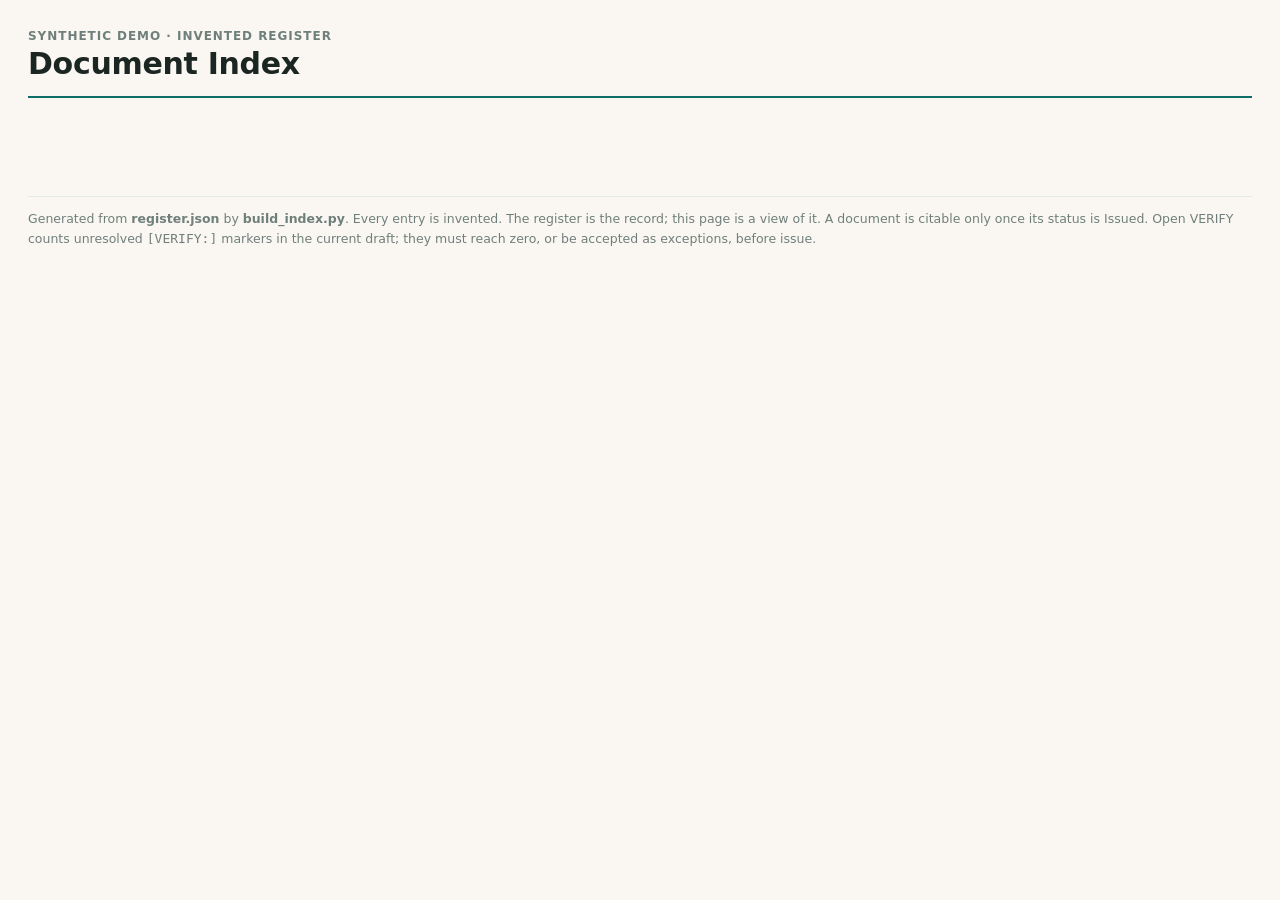
<file: demos/procedure-library/index_template.html>
<!doctype html>
<html lang="en">
<meta charset="utf-8">
<meta name="viewport" content="width=device-width, initial-scale=1">
<title>Document Index (synthetic demo)</title>
<style>
:root{
  --ground:#FAF7F2; --surface:#FFFFFF; --surface-2:#EDF1EE; --line:#CFD8D2; --line-soft:#E3E9E5;
  --ink:#1B2623; --ink-2:#435254; --ink-3:#6F7F7B;
  --accent:#0B6E69; --accent-ink:#FFFFFF; --accent-soft:#DCEBE4; --celadon:#80BBAD; --sage:#538184;
  --st-planned:#8A97A0; --st-draft:#B7791F; --st-draft-bg:#F7EBD5; --st-review:#2F6FB2; --st-review-bg:#DCE8F6;
  --st-issued:#1F7A4D; --st-issued-bg:#D8EFE1; --st-superseded:#7A8280; --st-superseded-bg:#E6EAE8; --st-live:#0B6E69; --st-live-bg:#DCEBE4;
  --warn:#A03530; --warn-bg:#FBEEEE;
  --sans:system-ui,-apple-system,"Segoe UI",Roboto,Arial,sans-serif; --mono:ui-monospace,SFMono-Regular,Menlo,Consolas,monospace;
}
@media (prefers-color-scheme: dark){ :root:not([data-theme="light"]){
  --ground:#0F1816; --surface:#16211E; --surface-2:#1D2A26; --line:#2E3E39; --line-soft:#243330;
  --ink:#E8EEEB; --ink-2:#B9C6C1; --ink-3:#86968F;
  --accent:#5FC3B9; --accent-ink:#06231F; --accent-soft:#12372B; --celadon:#80BBAD; --sage:#7FA6A8;
  --st-planned:#9AA6AE; --st-draft:#E0A84A; --st-draft-bg:#3A2C10; --st-review:#7FB1F0; --st-review-bg:#15304F;
  --st-issued:#5FCB8E; --st-issued-bg:#123726; --st-superseded:#9AA39F; --st-superseded-bg:#2A3330; --st-live:#5FC3B9; --st-live-bg:#12372B;
  --warn:#F08C86; --warn-bg:#3E1E1C;
}}
:root[data-theme="dark"]{
  --ground:#0F1816; --surface:#16211E; --surface-2:#1D2A26; --line:#2E3E39; --line-soft:#243330;
  --ink:#E8EEEB; --ink-2:#B9C6C1; --ink-3:#86968F;
  --accent:#5FC3B9; --accent-ink:#06231F; --accent-soft:#12372B; --celadon:#80BBAD; --sage:#7FA6A8;
  --st-planned:#9AA6AE; --st-draft:#E0A84A; --st-draft-bg:#3A2C10; --st-review:#7FB1F0; --st-review-bg:#15304F;
  --st-issued:#5FCB8E; --st-issued-bg:#123726; --st-superseded:#9AA39F; --st-superseded-bg:#2A3330; --st-live:#5FC3B9; --st-live-bg:#12372B;
  --warn:#F08C86; --warn-bg:#3E1E1C;
}
*{box-sizing:border-box}
body{margin:0;background:var(--ground);color:var(--ink);font-family:var(--sans);font-size:15px;line-height:1.45}
.wrap{max-width:1280px;margin:0 auto;padding:28px 28px 64px}
header{display:flex;flex-wrap:wrap;align-items:flex-end;justify-content:space-between;gap:16px;border-bottom:2px solid var(--accent);padding-bottom:16px}
.eyebrow{font-size:12px;letter-spacing:.08em;text-transform:uppercase;color:var(--ink-3);font-weight:600}
h1{margin:2px 0 0;font-size:30px;line-height:1.1;font-weight:700;letter-spacing:-.01em;text-wrap:balance}
.meta{font-size:13px;color:var(--ink-3);text-align:right;line-height:1.5}
.meta b{color:var(--ink-2);font-weight:600}
.summary{display:grid;grid-template-columns:repeat(auto-fit,minmax(150px,1fr));gap:12px;margin:20px 0 18px}
.tile{background:var(--surface);border:1px solid var(--line-soft);padding:12px 14px 10px;display:flex;flex-direction:column;gap:2px}
.tile .n{font-size:28px;font-weight:700;line-height:1;font-variant-numeric:tabular-nums}
.tile .l{font-size:12px;color:var(--ink-3);text-transform:uppercase;letter-spacing:.06em;font-weight:600}
.tile.status .n{color:var(--c)}
.tile.warn .n{color:var(--warn)}
.filters{display:flex;flex-wrap:wrap;gap:8px;align-items:center;margin:0 0 14px}
.filters .lbl{font-size:12px;color:var(--ink-3);text-transform:uppercase;letter-spacing:.06em;font-weight:600;margin-right:2px}
.chip{border:1px solid var(--line);background:var(--surface);color:var(--ink-2);padding:4px 10px;border-radius:999px;font-size:13px;cursor:pointer;font-family:inherit}
.chip[aria-pressed="true"]{background:var(--accent);color:var(--accent-ink);border-color:var(--accent)}
.chip:focus-visible,.row:focus-visible,input:focus-visible{outline:2px solid var(--accent);outline-offset:2px}
.search{margin-left:auto;border:1px solid var(--line);background:var(--surface);color:var(--ink);padding:6px 10px;font:inherit;font-size:14px;min-width:220px}
.group{margin-top:22px}
.group h2{font-size:13px;letter-spacing:.08em;text-transform:uppercase;color:var(--accent);margin:0 0 6px;font-weight:700;display:flex;gap:10px;align-items:baseline}
.group h2 small{color:var(--ink-3);font-weight:600;letter-spacing:.04em}
.tablewrap{overflow-x:auto;background:var(--surface);border:1px solid var(--line-soft)}
table{width:100%;border-collapse:collapse;min-width:1040px}
th{font-size:11.5px;letter-spacing:.06em;text-transform:uppercase;color:var(--ink-3);text-align:left;padding:9px 10px;border-bottom:1px solid var(--line);font-weight:600;white-space:nowrap;background:var(--surface-2)}
td{padding:9px 10px;border-bottom:1px solid var(--line-soft);vertical-align:top}
tr.row{cursor:pointer}
tr.row:hover td{background:var(--surface-2)}
tr.row td:first-child{border-left:3px solid transparent}
tr.row[data-status="Draft"] td:first-child{border-left-color:var(--st-draft)}
tr.row[data-status="In Review"] td:first-child{border-left-color:var(--st-review)}
tr.row[data-status="Issued"] td:first-child{border-left-color:var(--st-issued)}
tr.row[data-status="Live"] td:first-child{border-left-color:var(--st-live)}
.exp{all:unset;cursor:pointer;font:inherit;color:inherit}.exp:focus-visible{outline:2px solid var(--accent);outline-offset:2px}
.id{font-family:var(--mono);font-size:13px;font-weight:500;white-space:nowrap}
.title{font-weight:600}
.sub{display:block;color:var(--ink-3);font-size:12.5px;font-weight:400;margin-top:1px}
.type{font-size:12px;color:var(--ink-2);border:1px solid var(--line);padding:1px 6px;border-radius:3px;white-space:nowrap}
.rev{font-family:var(--mono);font-size:12.5px;white-space:nowrap}
.rev .cur{background:var(--accent-soft);color:var(--accent);padding:1px 6px;border-radius:3px;font-weight:500}
.rev .arrow{color:var(--ink-3);margin:0 3px}
.date{font-variant-numeric:tabular-nums;white-space:nowrap;color:var(--ink-2)}
.pill{display:inline-block;padding:2px 9px;border-radius:999px;font-size:12px;font-weight:600;white-space:nowrap;color:var(--c);background:var(--bg)}
.people{font-size:13.5px}
.people .pool{color:var(--ink-3);font-size:12px}
.num{font-variant-numeric:tabular-nums;text-align:right}
.num.v{color:var(--warn);font-weight:600}
.num.v.zero{color:var(--st-issued)}
tr.detail td{background:var(--surface-2);padding:12px 14px 14px 30px}
.timeline{display:grid;gap:8px;margin:0;padding:0;list-style:none}
.timeline li{display:grid;grid-template-columns:150px 100px 1fr;gap:14px;font-size:13.5px;align-items:baseline}
.timeline .r{font-family:var(--mono);font-size:12.5px}
.timeline .d{font-variant-numeric:tabular-nums;color:var(--ink-2)}
.timeline .s{color:var(--ink-3);font-size:12px;margin-left:8px}
.kv{display:grid;grid-template-columns:auto 1fr;gap:4px 16px;font-size:13.5px;margin:0 0 12px}
.kv dt{color:var(--ink-3)}
.kv dd{margin:0;font-family:var(--mono);font-size:12.5px;word-break:break-all}
.legend{display:flex;flex-wrap:wrap;gap:14px;margin-top:26px;font-size:13px;color:var(--ink-3)}
.legend span{display:inline-flex;align-items:center;gap:6px}
.legend i{width:10px;height:10px;border-radius:2px;display:inline-block;background:var(--c)}
.empty{padding:26px;text-align:center;color:var(--ink-3)}
footer{margin-top:34px;font-size:12.5px;color:var(--ink-3);border-top:1px solid var(--line-soft);padding-top:12px;line-height:1.6}
@media (prefers-reduced-motion:no-preference){ .chip,tr.row td{transition:background .12s,color .12s} }
</style>
<main class="wrap">
<header>
  <div>
    <div class="eyebrow">Synthetic demo · invented register</div>
    <h1>Document Index</h1>
  </div>
  <div class="meta" id="meta"></div>
</header>
<section class="summary" id="summary" aria-label="Summary"></section>
<div class="filters" id="filters" role="group" aria-label="Filters"></div>
<div id="groups"></div>
<div class="legend" id="legend"></div>
<footer>Generated from <b>register.json</b> by <b>build_index.py</b>. Every entry is invented. The register is the record; this page is a view of it. A document is citable only once its status is Issued. Open VERIFY counts unresolved <span class="id">[VERIFY:]</span> markers in the current draft; they must reach zero, or be accepted as exceptions, before issue.</footer>
</main>
<script id="data" type="application/json">__DATA__</script>
<script>
(function(){
const data=JSON.parse(document.getElementById('data').textContent);
const ST={Planned:['--st-planned','--surface-2'],Draft:['--st-draft','--st-draft-bg'],'In Review':['--st-review','--st-review-bg'],Issued:['--st-issued','--st-issued-bg'],Superseded:['--st-superseded','--st-superseded-bg'],Live:['--st-live','--st-live-bg']};
const docs=data.documents, revs=data.revisions;
const state={status:null,type:null,q:''};
const esc=s=>String(s??'').replace(/[&<>"]/g,c=>({'&':'&amp;','<':'&lt;','>':'&gt;','"':'&quot;'}[c]));
const fmt=d=>d?new Date(d+'T00:00:00').toLocaleDateString('en-US',{year:'numeric',month:'short',day:'numeric'}):'';
function pill(s){const [c,bg]=ST[s]||ST.Planned;return `<span class="pill" style="--c:var(${c});--bg:var(${bg})">${esc(s)}</span>`}
function meta(){document.getElementById('meta').innerHTML=`<b>${esc(data.library)}</b><br>Index generated ${fmt(data.generated)}<br>${docs.length} entries, ${revs.length} revision records`}
function summary(){
  const el=document.getElementById('summary'); const cnt={}; let ver=0;
  docs.forEach(d=>{cnt[d.status]=(cnt[d.status]||0)+1; ver+= +d.verify_open||0});
  const order=['Draft','In Review','Issued','Superseded','Live'];
  el.innerHTML=`<div class="tile"><div class="n">${docs.filter(d=>d.type!=='Register').length}</div><div class="l">Documents</div></div>`+
   order.filter(s=>cnt[s]).map(s=>`<div class="tile status" style="--c:var(${ST[s][0]})"><div class="n">${cnt[s]}</div><div class="l">${esc(s)}</div></div>`).join('')+
   `<div class="tile warn"><div class="n">${ver}</div><div class="l">Open VERIFY markers</div></div>`;
}
function filters(){
  const el=document.getElementById('filters');
  const statuses=[...new Set(docs.map(d=>d.status))]; const types=[...new Set(docs.map(d=>d.type))];
  el.innerHTML=`<span class="lbl">Status</span>`+statuses.map(s=>`<button class="chip" data-k="status" data-v="${esc(s)}" aria-pressed="${state.status===s}">${esc(s)}</button>`).join('')+
    `<span class="lbl" style="margin-left:10px">Type</span>`+types.map(t=>`<button class="chip" data-k="type" data-v="${esc(t)}" aria-pressed="${state.type===t}">${esc(t)}</button>`).join('')+
    `<input class="search" type="search" placeholder="Search ID, title, owner" value="${esc(state.q)}" aria-label="Search">`;
  el.querySelectorAll('.chip').forEach(b=>b.addEventListener('click',()=>{const k=b.dataset.k,v=b.dataset.v;state[k]=state[k]===v?null:v;filters();groups();}));
  el.querySelector('.search').addEventListener('input',e=>{state.q=e.target.value;groups();});
}
function visible(d){
  if(state.status&&d.status!==state.status)return false; if(state.type&&d.type!==state.type)return false;
  if(state.q){const q=state.q.toLowerCase();return [d.id,d.title,d.owner,d.reviewers,d.subsection].join(' ').toLowerCase().includes(q)}
  return true;
}
function groups(){
  const el=document.getElementById('groups'); const bySec={};
  docs.filter(visible).forEach(d=>{(bySec[d.section]=bySec[d.section]||[]).push(d)});
  const secs=Object.keys(bySec).sort((a,b)=>a.startsWith('_')-b.startsWith('_')||a.localeCompare(b));
  if(!secs.length){el.innerHTML='<div class="empty">No entries match these filters.</div>';return}
  el.innerHTML=secs.map(sec=>{
    const rows=bySec[sec].sort((a,b)=>a.id.localeCompare(b.id,undefined,{numeric:true}));
    return `<section class="group"><h2>${esc(sec)} <small>${rows.length} ${rows.length===1?'entry':'entries'}</small></h2><div class="tablewrap"><table>
    <thead><tr><th>ID</th><th>Title</th><th>Type</th><th>Revision</th><th>Created</th><th>Modified</th><th>Owner</th><th>Reviewers</th><th>Status</th><th class="num">Pages</th><th class="num">Open VERIFY</th></tr></thead>
    <tbody>${rows.map(row).join('')}</tbody></table></div></section>`}).join('');
  el.querySelectorAll('tr.row').forEach(tr=>{const t=()=>{const d=tr.nextElementSibling;const open=d.hidden;d.hidden=!open;tr.querySelector('.exp').setAttribute('aria-expanded',open)};tr.addEventListener('click',t)});
}
function row(d){
  const rv=revs.filter(r=>r.id===d.id);
  const chain=rv.length?rv.map((r,i)=>`${i?'<span class="arrow">&rsaquo;</span>':''}<span class="${r.status==='Current'?'cur':''}">${esc(r.revision.replace(/ \(.*\)/,''))}</span>`).join(''):`<span class="cur">${esc(d.revision)}</span>`;
  const reviewers=d.reviewers?esc(d.reviewers):(d.reviewer_pool?`<span class="pool">Panel to assign from: ${esc(d.reviewer_pool)}</span>`:'<span class="pool">n/a</span>');
  const v=d.verify_open===''?'':`<span class="${+d.verify_open===0?'zero':''}">${d.verify_open}</span>`;
  const isReg=d.type==='Register';
  return `<tr class="row" data-status="${esc(d.status)}">
    <td class="id"><button type="button" class="exp" aria-expanded="false" aria-label="${esc(d.id)}: show details">${esc(d.id)}</button></td>
    <td><span class="title">${esc(d.title)}</span><span class="sub">${esc(d.subsection||d.location)}${d.parent?' · under '+esc(d.parent):''}</span></td>
    <td><span class="type">${esc(d.type)}</span></td>
    <td class="rev">${chain}</td>
    <td class="date">${fmt(d.created)}</td><td class="date">${fmt(d.modified)}</td>
    <td class="people">${esc(d.owner)}<span class="sub">Sponsor: ${esc(d.sponsor)}</span></td>
    <td class="people">${reviewers}</td>
    <td>${pill(d.status)}${d.next?`<span class="sub">Next: ${esc(d.next)}</span>`:''}</td>
    <td class="num">${esc(d.pages)}</td><td class="num v">${v}</td></tr>
  <tr class="detail" hidden><td colspan="11">
    <dl class="kv"><dt>File</dt><dd>${esc(d.file)}</dd><dt>Location</dt><dd>${esc(d.location)}</dd><dt>Project</dt><dd>${esc(d.project)}</dd>${d.extra?`<dt>Contents</dt><dd>${esc(d.extra)}</dd>`:''}</dl>
    ${rv.length?`<ul class="timeline">${rv.map(r=>`<li><span class="r">${esc(r.revision)}</span><span class="d">${fmt(r.date)}</span><span>${esc(r.note)}<span class="s">${esc(r.author)} · ${esc(r.status)}</span></span></li>`).join('')}</ul>`:(isReg?'<span class="sub">Register is maintained continuously; no revision chain.</span>':'')}
  </td></tr>`;
}
function legend(){document.getElementById('legend').innerHTML=Object.keys(ST).map(s=>`<span><i style="--c:var(${ST[s][0]})"></i>${esc(s)}</span>`).join('')}
meta();summary();filters();groups();legend();
})();
</script>
</file>
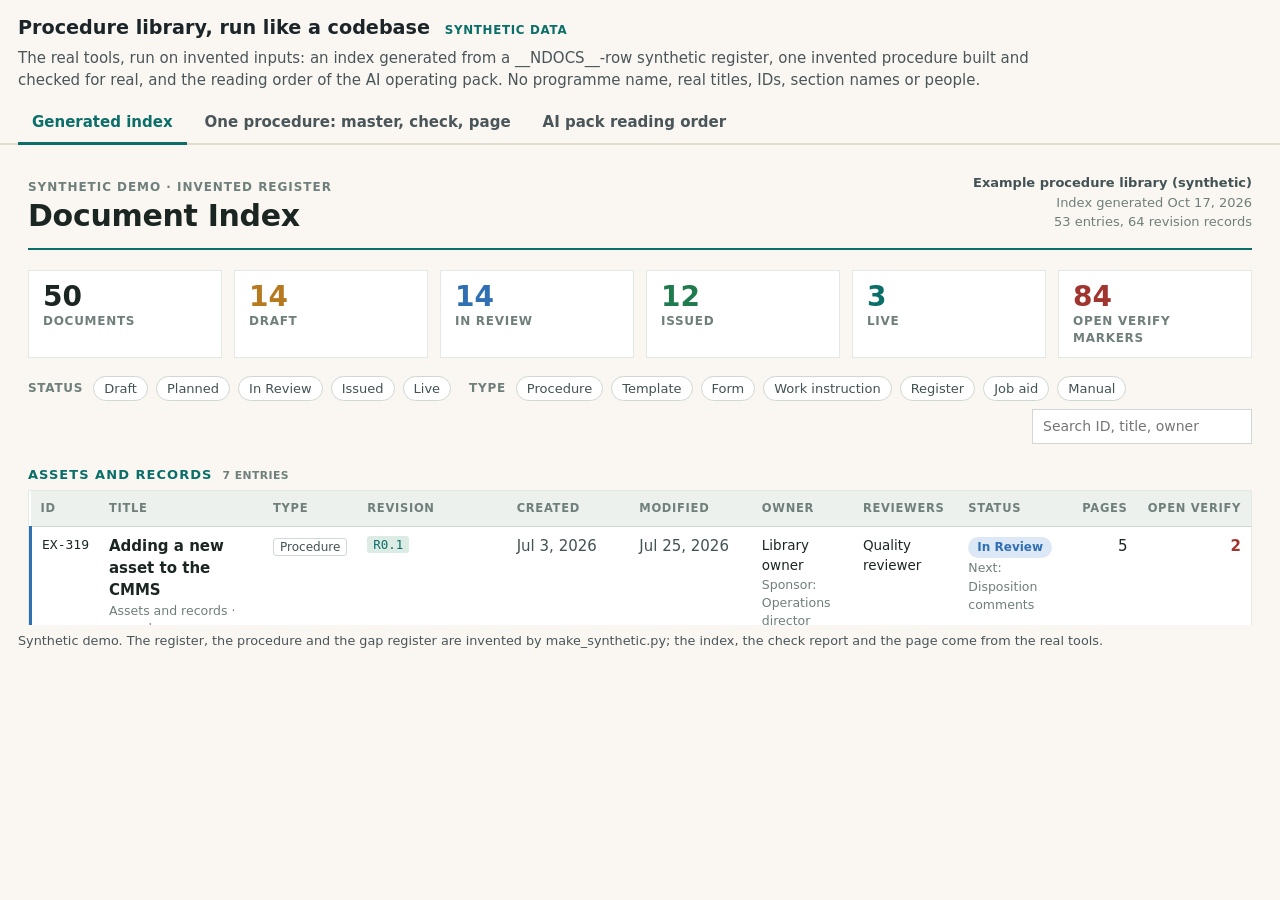
<file: demos/procedure-library/page_template.html>
<!doctype html>
<html lang="en-GB">
<head>
<meta charset="utf-8">
<meta name="viewport" content="width=device-width, initial-scale=1">
<title>Procedure library (synthetic demo)</title>
<link rel="icon" href="../../assets/img/mark.svg" type="image/svg+xml">
<style>
:root { --bg: #faf7f2; --surface: #fff; --band: #f2ede4; --ink: #1b2428; --ink-2: #4a5559; --line: #e2dbcf; --accent: #0b6e69;
  --fail: #a03530; --fail-bg: #fbeeee; --warn: #8a5a00; --warn-bg: #fdf3dc; --pass: #1f7a4d;
  --font: system-ui, -apple-system, "Segoe UI", Roboto, "Helvetica Neue", Arial, sans-serif; --mono: ui-monospace, "Cascadia Mono", Consolas, monospace; }
* { box-sizing: border-box; }
html, body { margin: 0; height: 100%; }
body { background: var(--bg); color: var(--ink); font: 15px/1.5 var(--font); display: flex; flex-direction: column; }
:focus-visible { outline: 3px solid var(--accent); outline-offset: 2px; }
header { padding: 14px 18px 0; }
h1 { font-size: 1.2rem; margin: 0; }
h1 small { font-size: .74rem; font-weight: 700; letter-spacing: .06em; text-transform: uppercase; color: var(--accent); margin-left: 8px; }
header p { margin: 4px 0 10px; color: var(--ink-2); max-width: 70em; }
[role=tablist] { display: flex; gap: 4px; border-bottom: 2px solid var(--line); padding: 0 18px; flex-wrap: wrap; }
[role=tab] { font: inherit; font-weight: 700; color: var(--ink-2); background: none; border: 0; border-bottom: 3px solid transparent; margin-bottom: -2px; padding: 9px 14px; cursor: pointer; }
[role=tab][aria-selected=true] { color: var(--accent); border-bottom-color: var(--accent); }
[role=tabpanel] { flex: 1; min-height: 0; }
[role=tabpanel][hidden] { display: none; }
#p-index iframe { width: 100%; height: 100%; border: 0; display: block; min-height: 480px; }
.strip { display: grid; grid-template-columns: repeat(3, minmax(0, 1fr)); gap: 12px; padding: 12px 18px 18px; height: 100%; }
.pane { background: var(--surface); border: 1px solid var(--line); border-radius: 8px; display: flex; flex-direction: column; min-height: 0; overflow: hidden; }
.pane h2 { font-size: .8rem; letter-spacing: .08em; text-transform: uppercase; color: var(--accent); margin: 0; padding: 9px 12px; border-bottom: 1px solid var(--line); background: var(--band); }
.pane h2 span { color: var(--ink-2); text-transform: none; letter-spacing: 0; font-weight: 500; margin-left: 6px; }
.scroll { overflow: auto; flex: 1; min-height: 0; }
pre { margin: 0; padding: 12px; font: 12px/1.55 var(--mono); white-space: pre-wrap; word-break: break-word; }
.ln { display: block; padding: 1px 4px; border-radius: 3px; }
.ln.fail { background: var(--fail-bg); color: var(--fail); font-weight: 700; }
.ln.warn { color: var(--warn); }
.ln.pass { color: var(--pass); }
.ln.head { font-weight: 700; margin-bottom: 4px; }
.why { display: block; font-weight: 500; font-family: var(--font); font-size: 12px; margin: 1px 0 4px 2.6em; }
.pages { padding: 12px; display: grid; gap: 12px; background: #e9e4da; }
.pages img { width: 100%; height: auto; display: block; box-shadow: 0 1px 4px rgba(0,0,0,.18); background: #fff; }
.pack { padding: 14px 18px 24px; max-width: 980px; }
.pack table { border-collapse: collapse; width: 100%; background: var(--surface); border: 1px solid var(--line); }
.pack th, .pack td { text-align: left; padding: 8px 10px; border-bottom: 1px solid var(--line); vertical-align: top; }
.pack th { font-size: .78rem; text-transform: uppercase; letter-spacing: .06em; color: var(--ink-2); background: var(--band); }
.pack code { font: 12.5px var(--mono); }
.pack h2 { font-size: 1rem; margin: 20px 0 8px; }
.pack ul { margin: 0; padding-left: 1.2em; }
footer { font-size: .8rem; color: var(--ink-2); padding: 6px 18px 12px; }
@media (max-width: 900px) { .strip { grid-template-columns: 1fr; height: auto; } .scroll { max-height: 70vh; } }
</style>
</head>
<body>
<header>
  <h1>Procedure library, run like a codebase <small>Synthetic data</small></h1>
  <p>The real tools, run on invented inputs: an index generated from a __NDOCS__-row synthetic register, one invented procedure built and checked for real, and the reading order of the AI operating pack. No programme name, real titles, IDs, section names or people.</p>
</header>
<main>
<div role="tablist" aria-label="Demo views">
  <button role="tab" id="t-index" aria-controls="p-index" aria-selected="true">Generated index</button>
  <button role="tab" id="t-strip" aria-controls="p-strip" aria-selected="false" tabindex="-1">One procedure: master, check, page</button>
  <button role="tab" id="t-pack" aria-controls="p-pack" aria-selected="false" tabindex="-1">AI pack reading order</button>
</div>

<section role="tabpanel" id="p-index" aria-labelledby="t-index">
  <iframe src="register-index.html" title="Document index generated by build_index.py from the synthetic register"></iframe>
</section>

<section role="tabpanel" id="p-strip" aria-labelledby="t-strip" hidden>
  <div class="strip">
    <div class="pane"><h2>1 · Markdown master<span>__MASTER_NAME__</span></h2><div class="scroll" tabindex="0" role="region" aria-label="Markdown master"><pre>__MASTER__</pre></div></div>
    <div class="pane"><h2>2 · Checker report<span>check_docs.py</span></h2><div class="scroll" tabindex="0" role="region" aria-label="Checker report"><pre>__REPORT__</pre></div></div>
    <div class="pane"><h2>3 · Rendered page<span>build_docs.py</span></h2><div class="scroll pages" tabindex="0" role="region" aria-label="Rendered pages">__PAGES__</div></div>
  </div>
</section>

<section role="tabpanel" id="p-pack" aria-labelledby="t-pack" hidden>
  <div class="pack">
    <p>Every AI session starts by reading this pack, in this order. It takes about ten minutes, and the session logs the pack version it worked to.</p>
    <table>
      <thead><tr><th>Read</th><th>File</th><th>What you get</th></tr></thead>
      <tbody>
        <tr><td>1</td><td><code>01_Framework_Summary.md</code></td><td>Document hierarchy, families and the numbering convention</td></tr>
        <tr><td>2</td><td><code>02_Working_Preferences.md</code></td><td>Language, framing, template, what to leave out</td></tr>
        <tr><td>3</td><td><code>03_Writing_Rules.md</code></td><td>How sentences are written; banned words</td></tr>
        <tr><td>4</td><td><code>04_Role_Vocabulary.md</code></td><td>The only role names allowed, and how to map source names to them</td></tr>
        <tr><td>5</td><td><code>05_Glossary.csv</code></td><td>Controlled definitions. Copy from here; never write your own</td></tr>
        <tr><td>6</td><td><code>06_Document_Structures.md</code></td><td>Skeletons for each document type, header blocks, page budgets, table formats</td></tr>
        <tr><td>7</td><td><code>07_Reviewer_Checklist.md</code></td><td>The gate every document passes before issue. Write to pass it</td></tr>
        <tr><td>8</td><td><code>08_Known_Sources_Map.md</code></td><td>Where the raw material lives</td></tr>
      </tbody>
    </table>
    <h2>What a session may not do</h2>
    <ul>
      <li>Invent content. If a source does not say it, mark it <code>[VERIFY: what; Source needed: who]</code> and log it in the gap register.</li>
      <li>Use client names or contract terms in procedure text.</li>
      <li>Move, rename or delete files, or issue a document. Issue is a human act.</li>
      <li>Decide a reviewer disposition, sign off a document, or close a VERIFY item without a named person's answer.</li>
      <li>Skip the register. A document that is not in the register does not exist.</li>
    </ul>
  </div>
</section>
</main>
<footer>Synthetic demo. The register, the procedure and the gap register are invented by make_synthetic.py; the index, the check report and the page come from the real tools.</footer>
<script>
(function () {
  var tabs = [].slice.call(document.querySelectorAll('[role=tab]'));
  function select(t, focus) {
    tabs.forEach(function (x) {
      var on = x === t;
      x.setAttribute('aria-selected', on); x.tabIndex = on ? 0 : -1;
      document.getElementById(x.getAttribute('aria-controls')).hidden = !on;
    });
    if (focus) t.focus();
    history.replaceState(null, '', '#' + t.id.slice(2));
  }
  tabs.forEach(function (t, i) {
    t.addEventListener('click', function () { select(t); });
    t.addEventListener('keydown', function (e) {
      var j = e.key === 'ArrowRight' ? (i + 1) % tabs.length : e.key === 'ArrowLeft' ? (i - 1 + tabs.length) % tabs.length : -1;
      if (j >= 0) { e.preventDefault(); select(tabs[j], true); }
    });
  });
  var start = document.getElementById('t-' + location.hash.slice(1));
  if (start) select(start);
})();
</script>
</body>
</html>
</file>
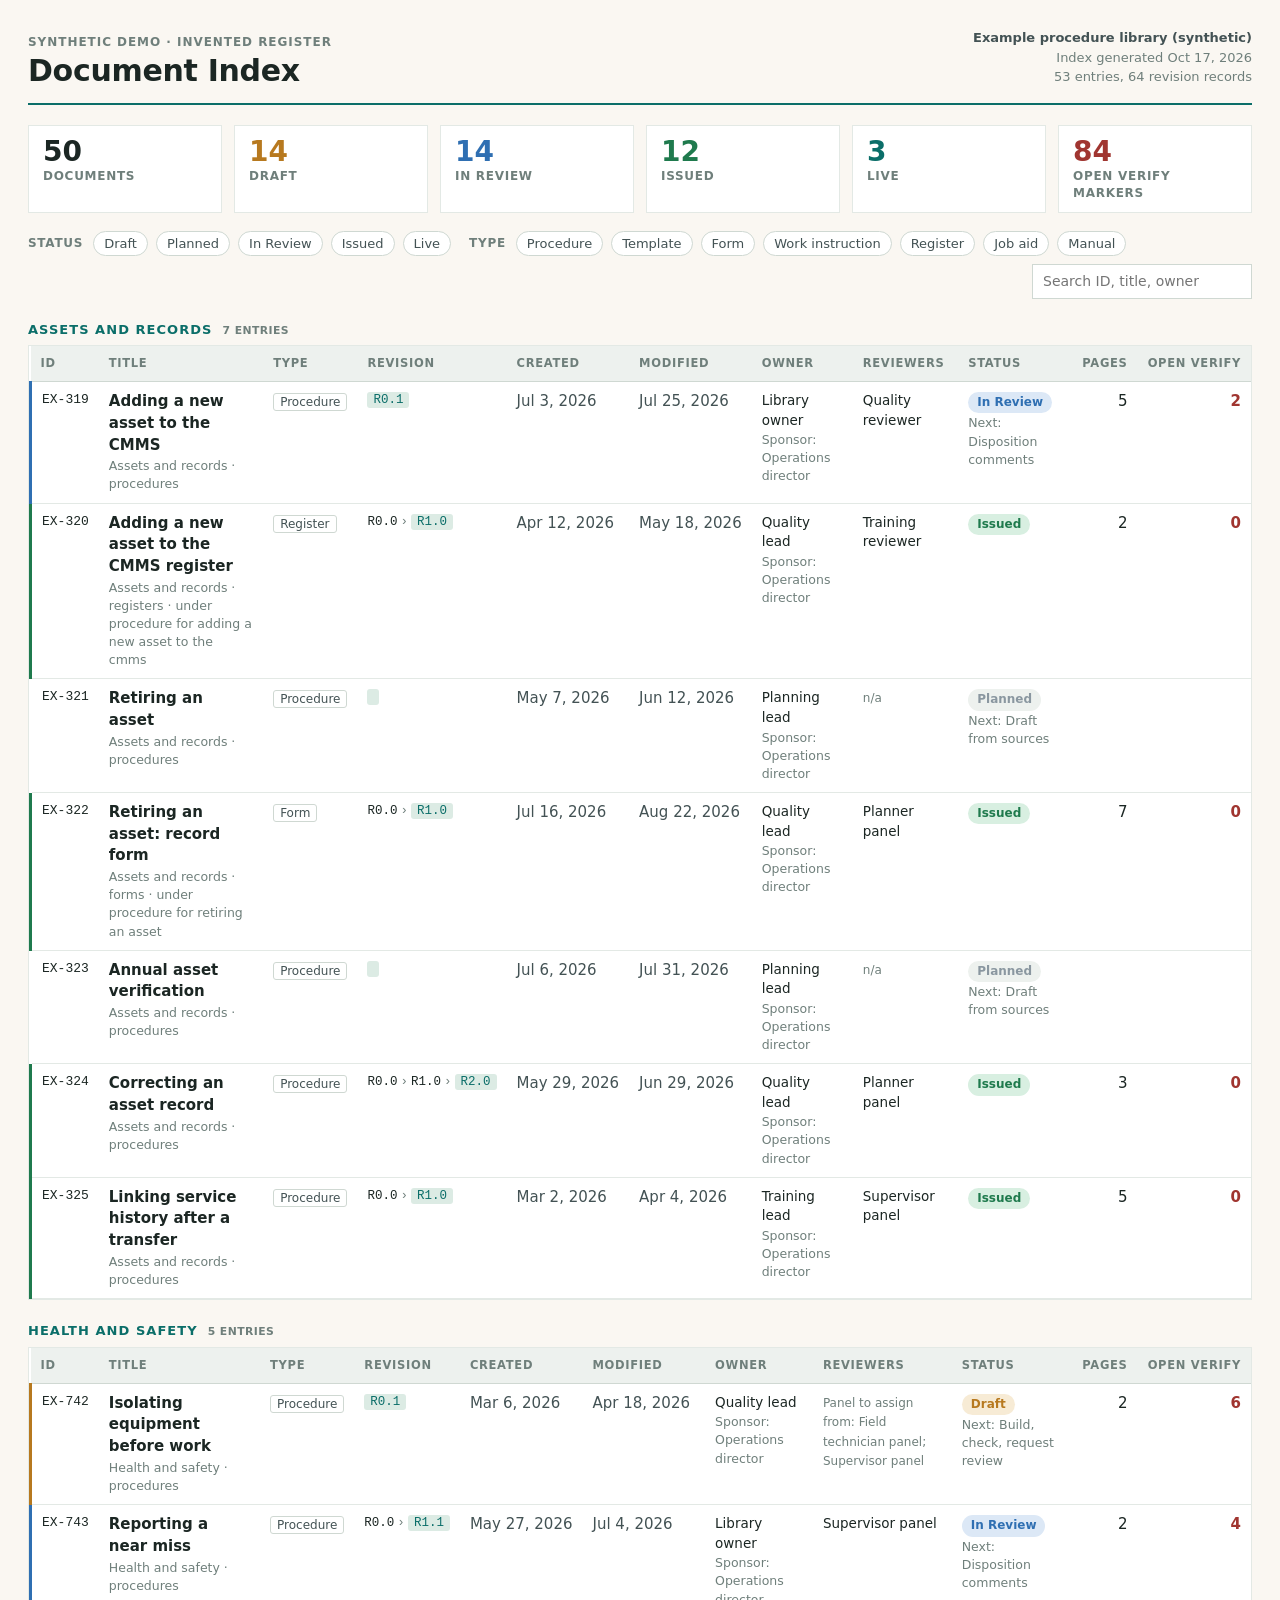
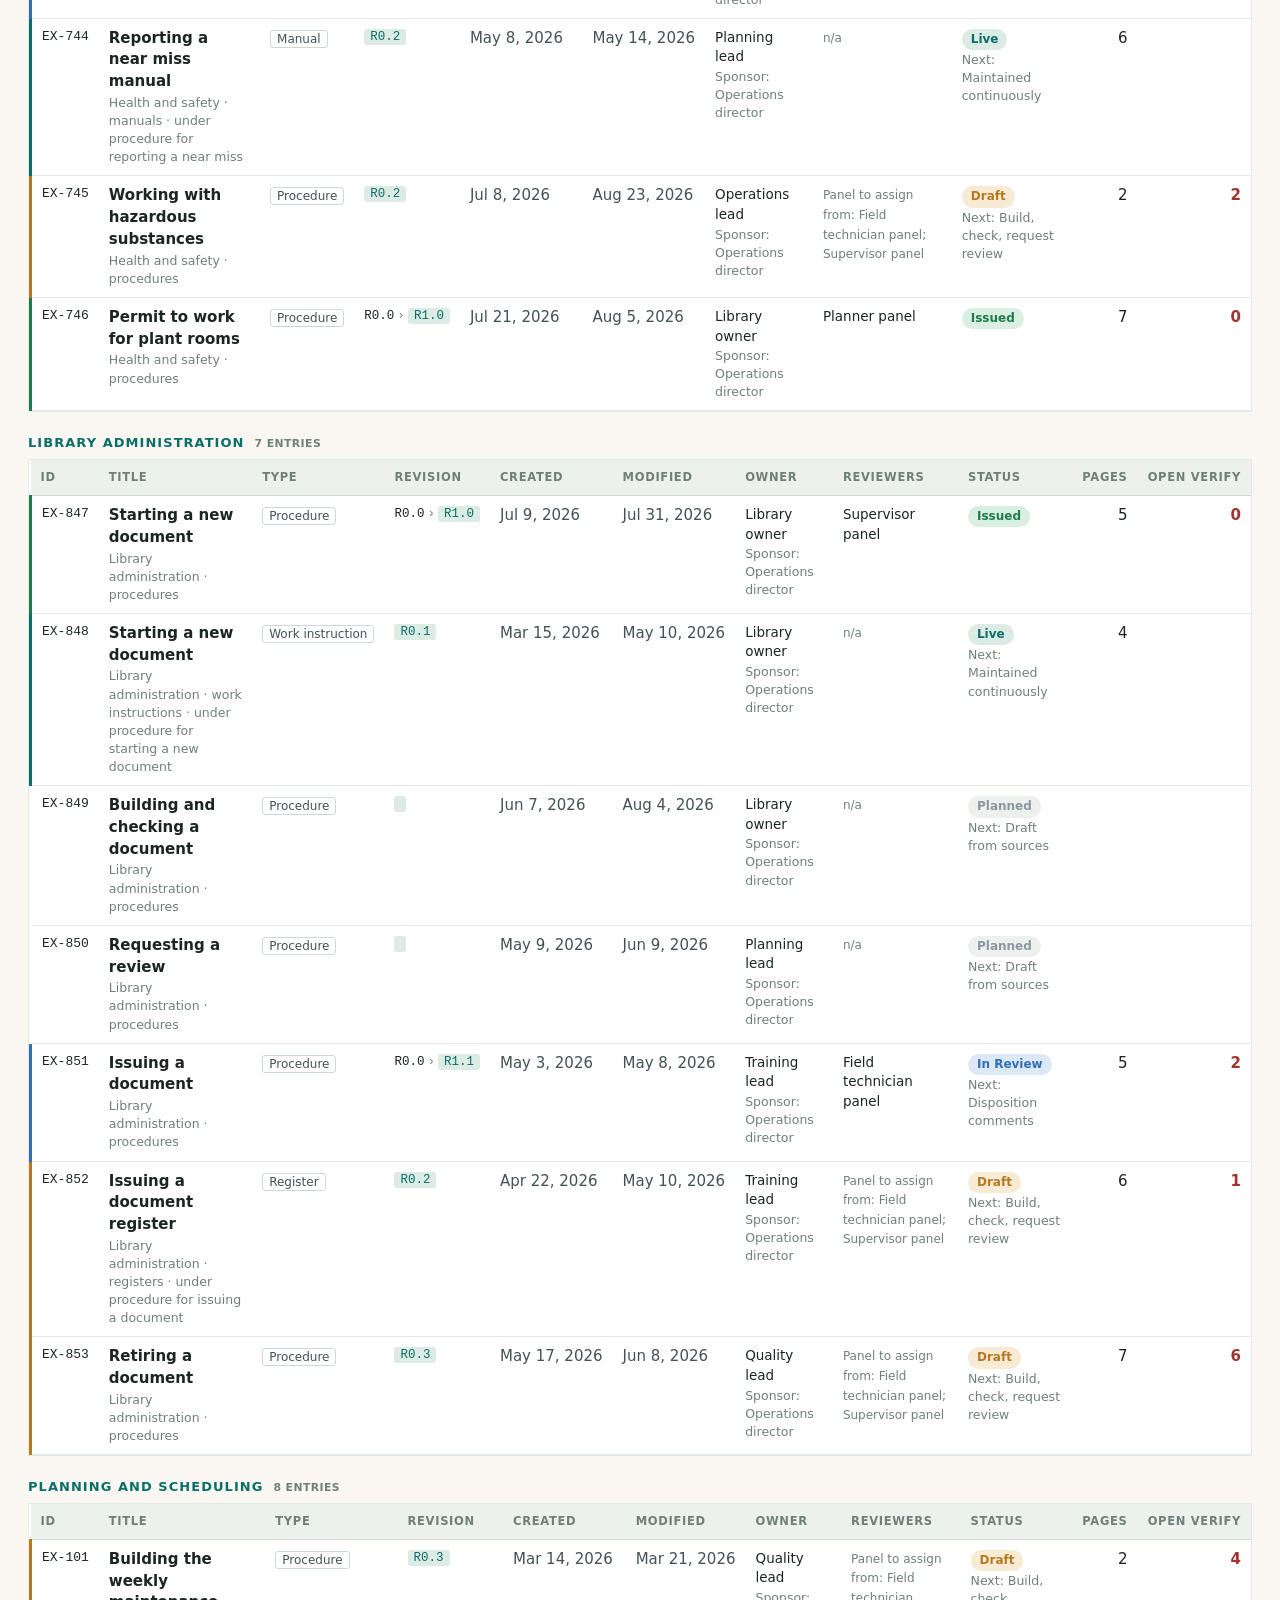
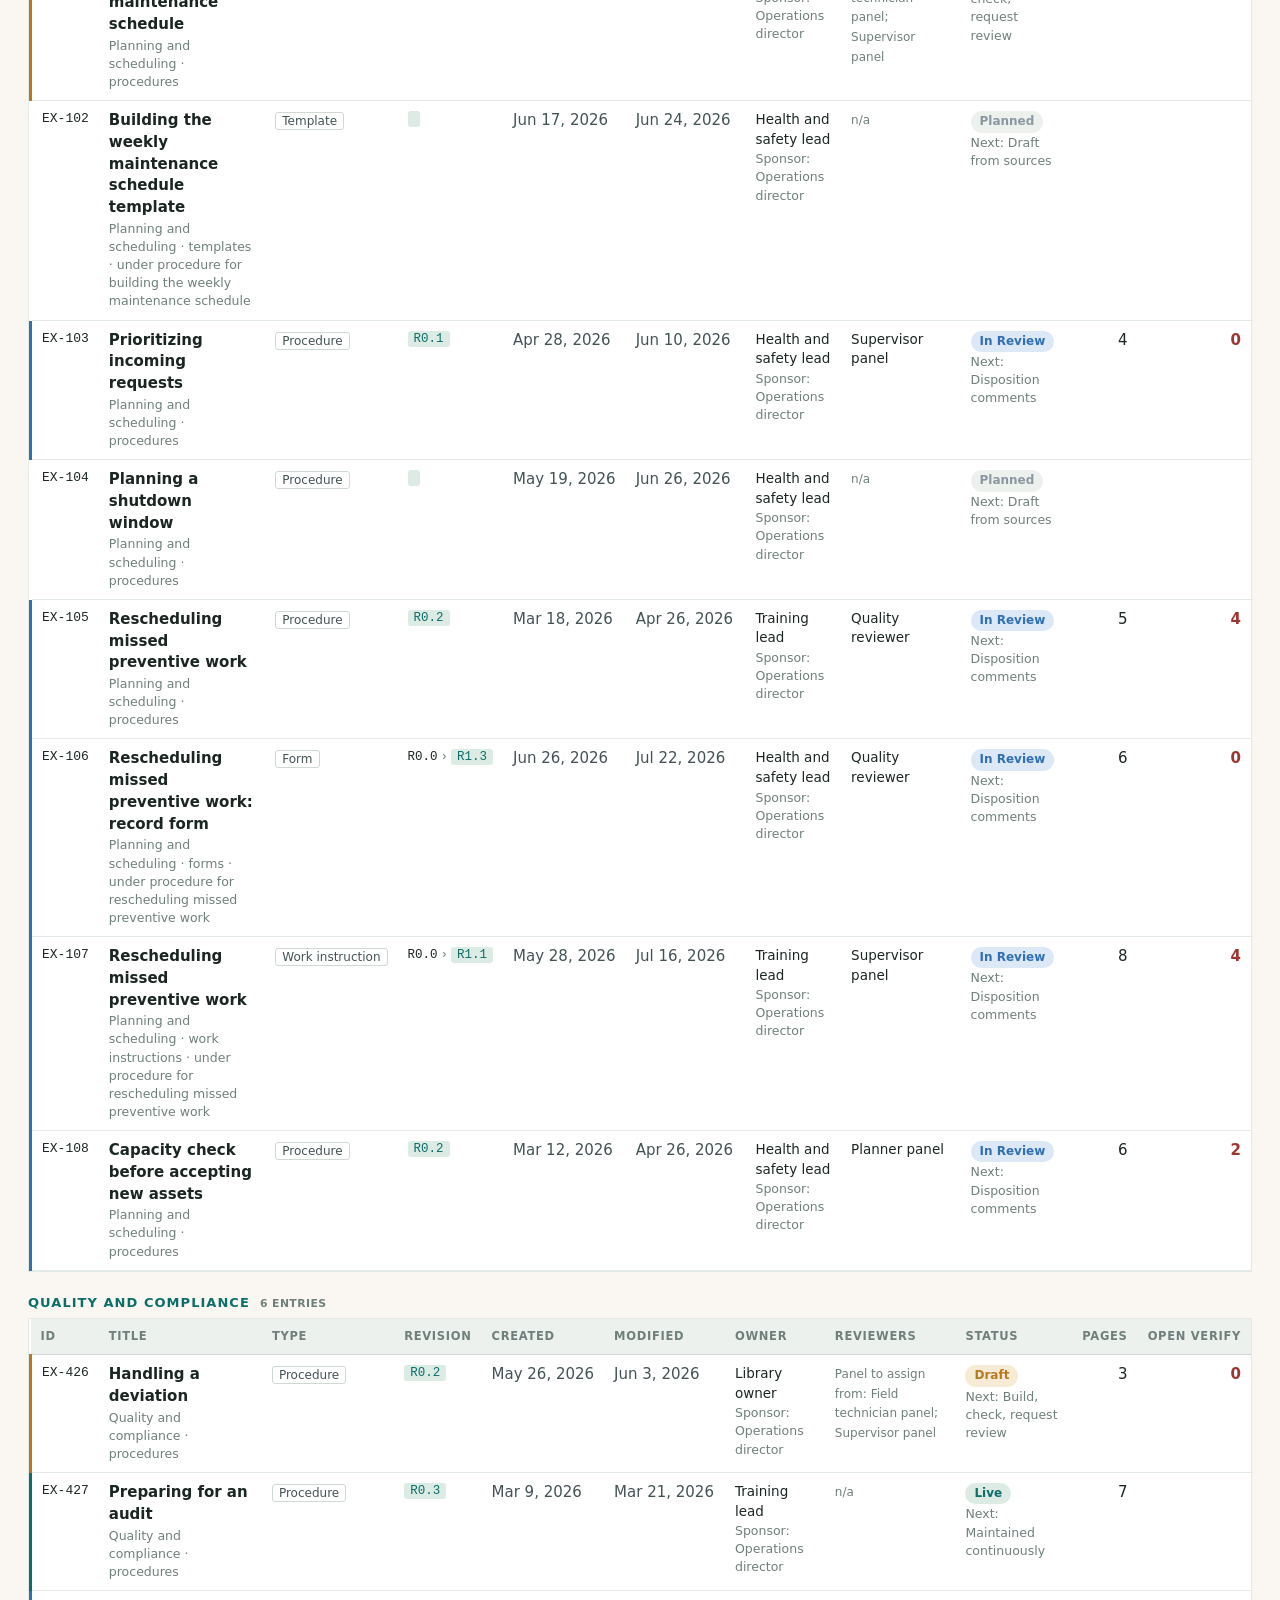
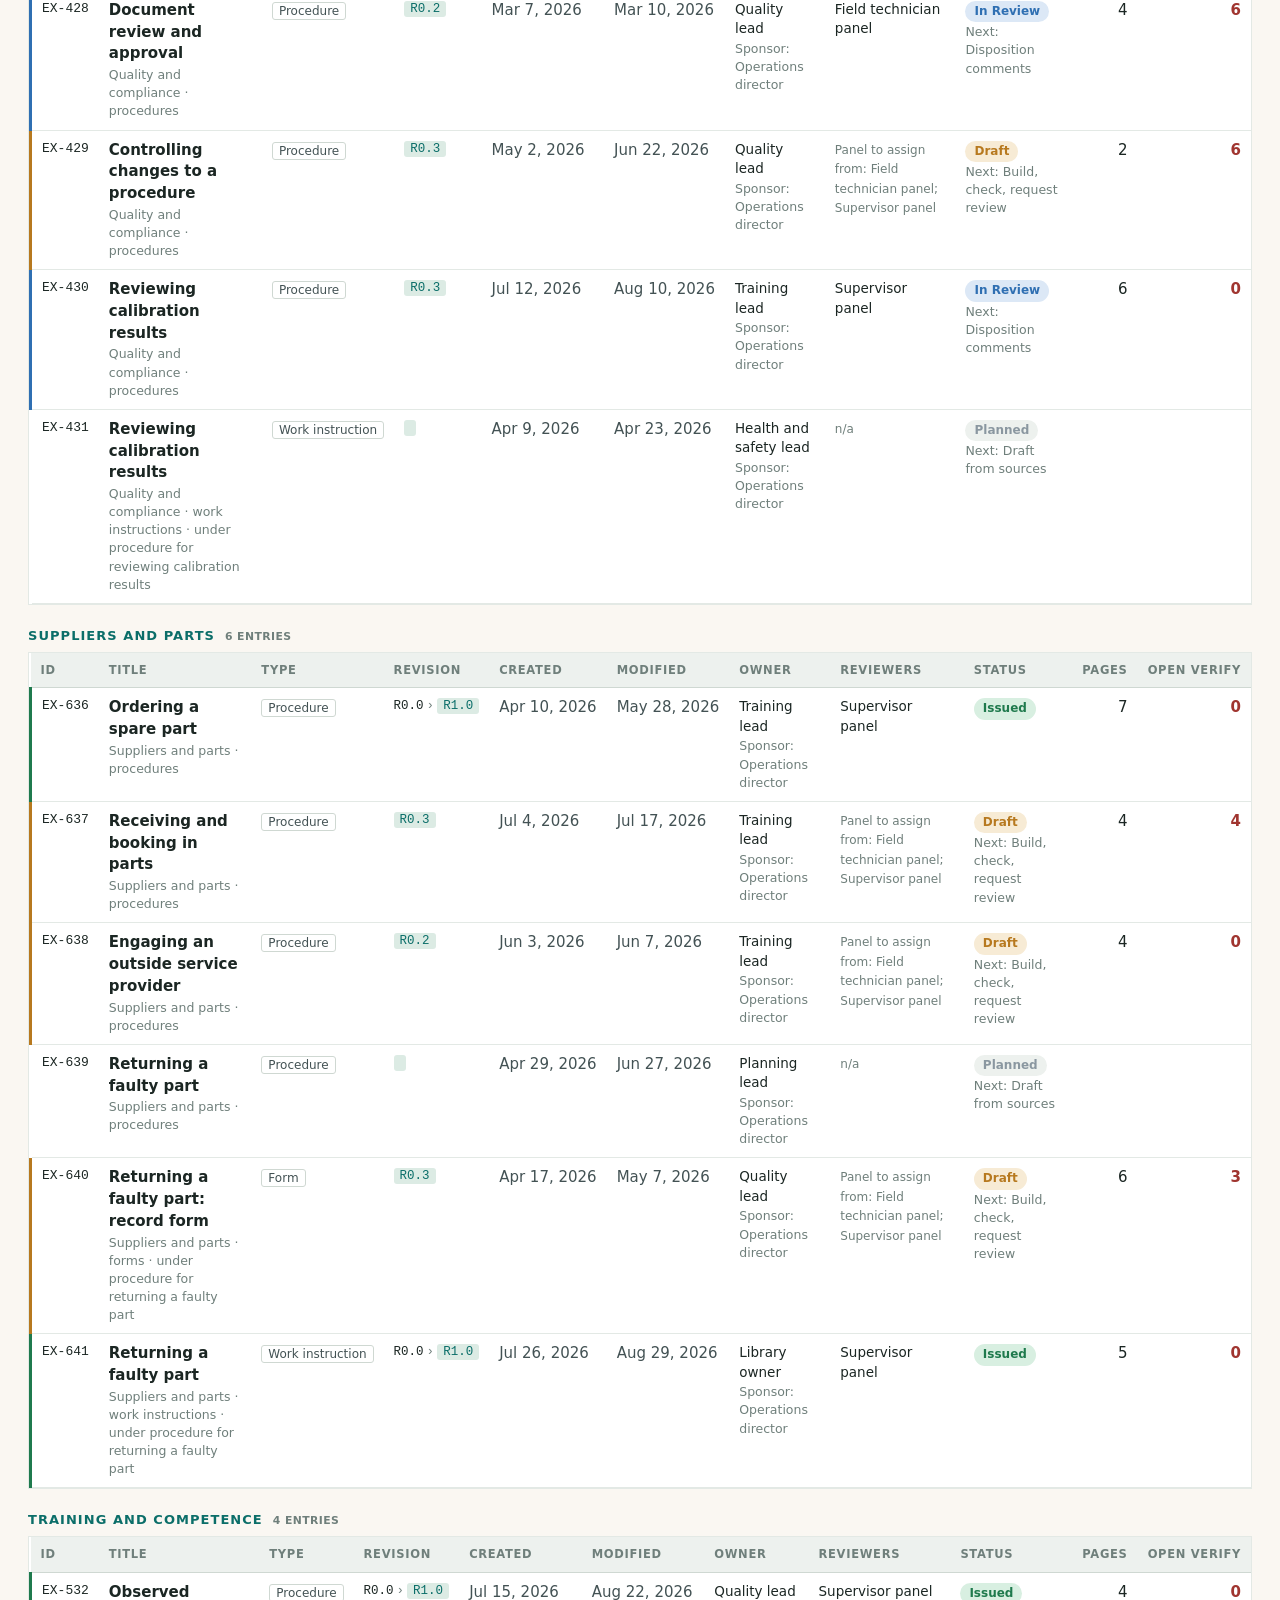
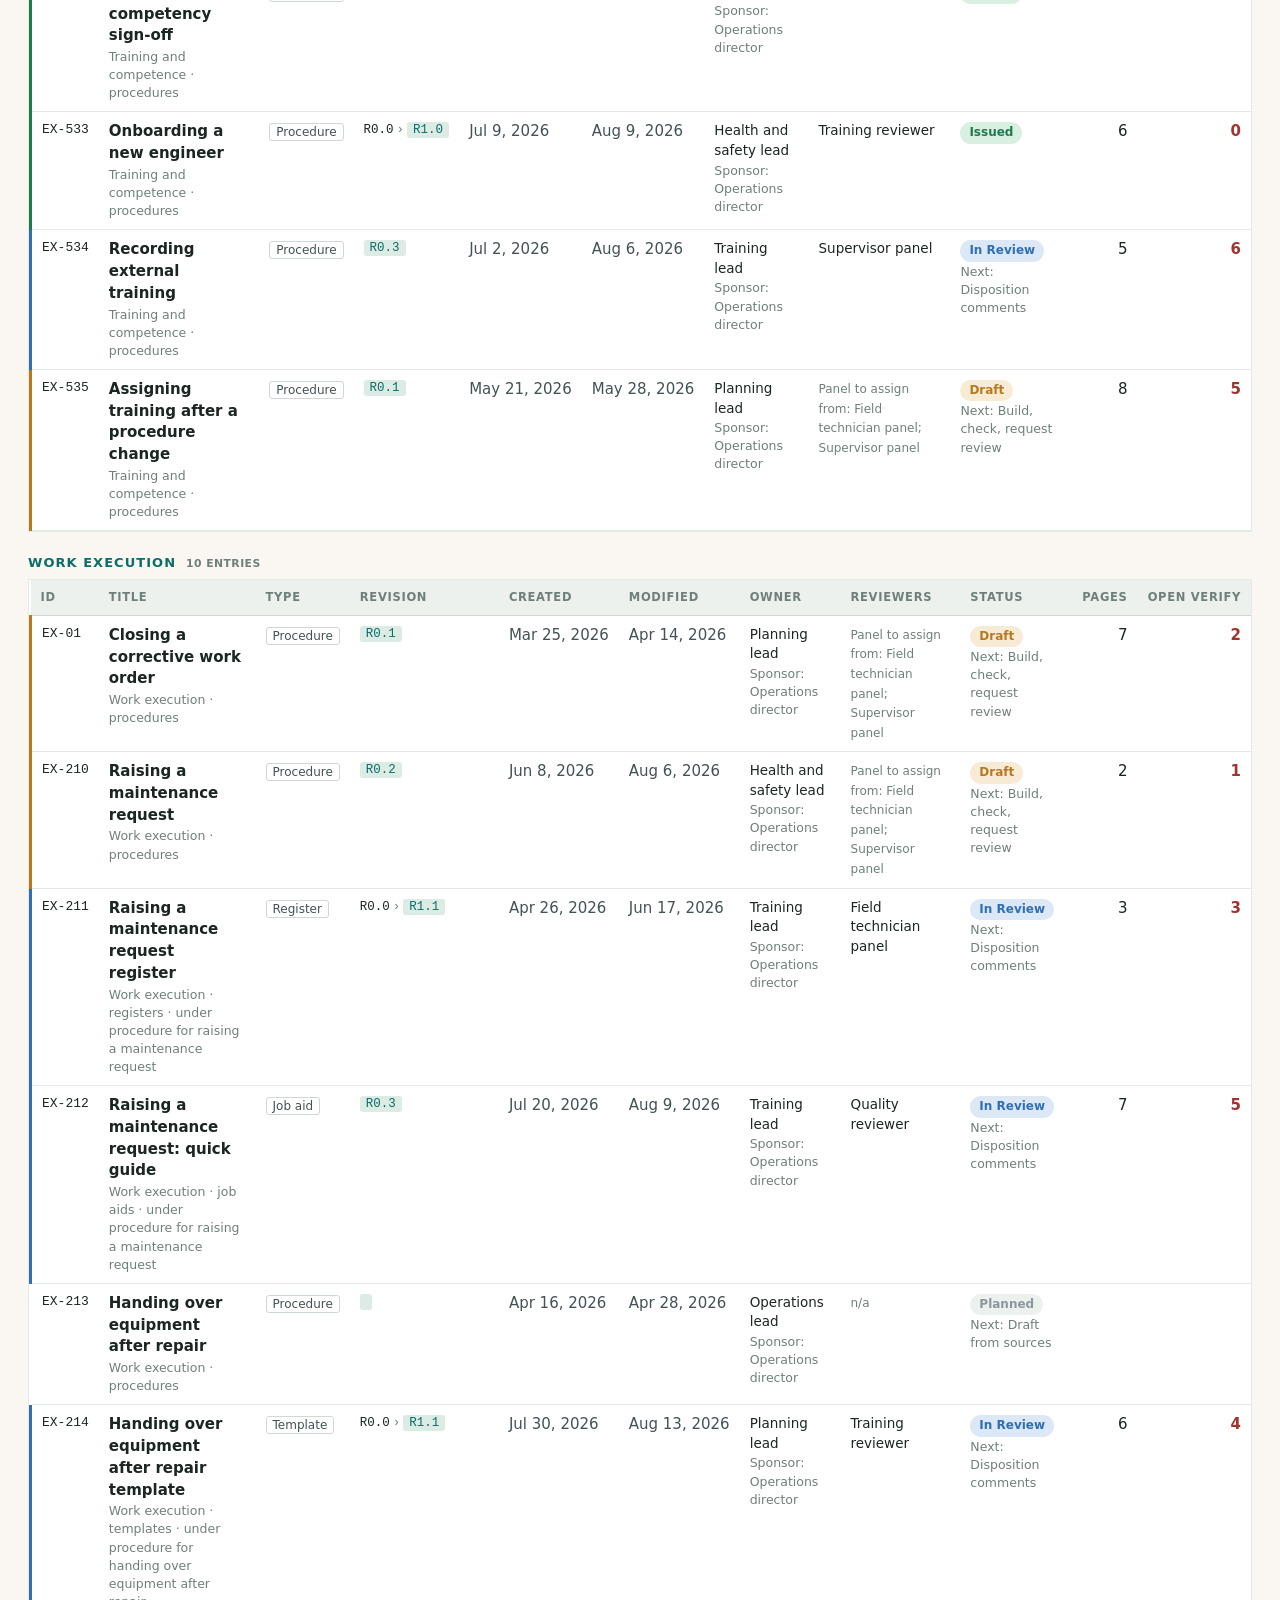
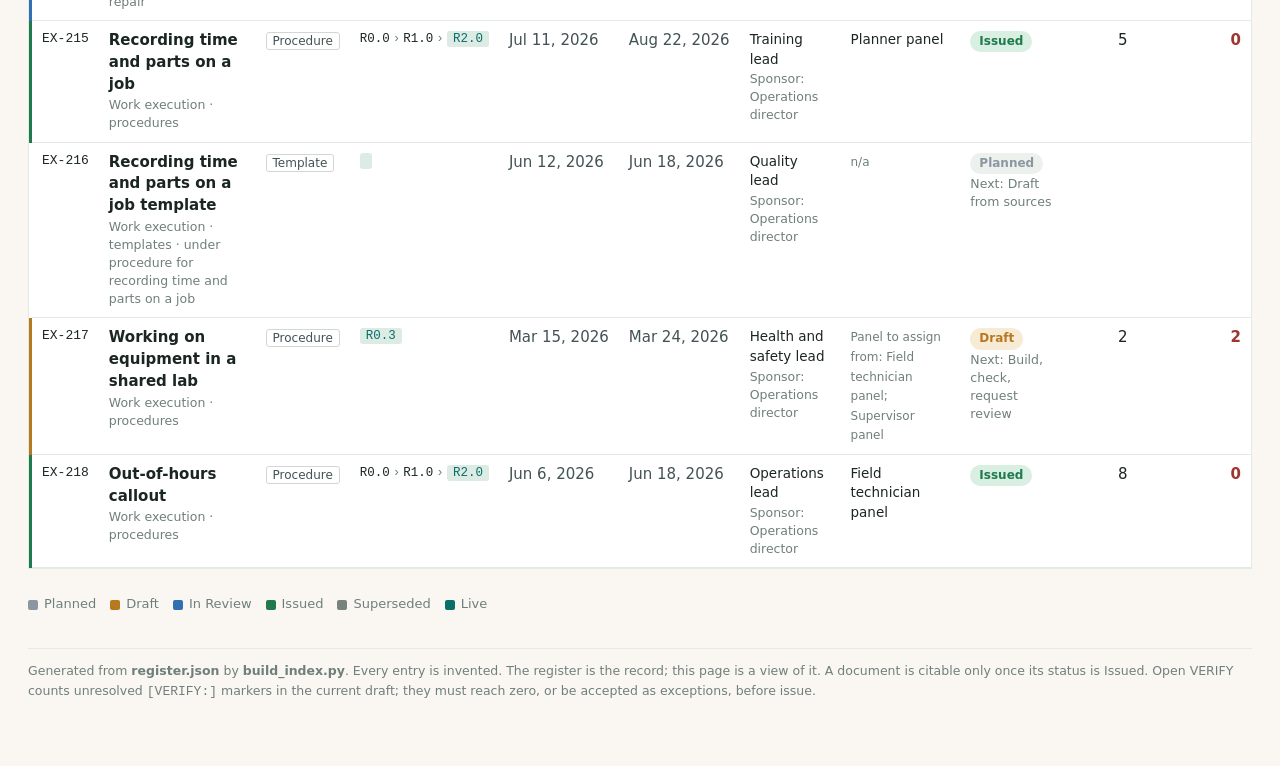
<file: demos/procedure-library/register-index.html>
<!doctype html>
<html lang="en">
<meta charset="utf-8">
<meta name="viewport" content="width=device-width, initial-scale=1">
<title>Document Index (synthetic demo)</title>
<style>
:root{
  --ground:#FAF7F2; --surface:#FFFFFF; --surface-2:#EDF1EE; --line:#CFD8D2; --line-soft:#E3E9E5;
  --ink:#1B2623; --ink-2:#435254; --ink-3:#6F7F7B;
  --accent:#0B6E69; --accent-ink:#FFFFFF; --accent-soft:#DCEBE4; --celadon:#80BBAD; --sage:#538184;
  --st-planned:#8A97A0; --st-draft:#B7791F; --st-draft-bg:#F7EBD5; --st-review:#2F6FB2; --st-review-bg:#DCE8F6;
  --st-issued:#1F7A4D; --st-issued-bg:#D8EFE1; --st-superseded:#7A8280; --st-superseded-bg:#E6EAE8; --st-live:#0B6E69; --st-live-bg:#DCEBE4;
  --warn:#A03530; --warn-bg:#FBEEEE;
  --sans:system-ui,-apple-system,"Segoe UI",Roboto,Arial,sans-serif; --mono:ui-monospace,SFMono-Regular,Menlo,Consolas,monospace;
}
@media (prefers-color-scheme: dark){ :root:not([data-theme="light"]){
  --ground:#0F1816; --surface:#16211E; --surface-2:#1D2A26; --line:#2E3E39; --line-soft:#243330;
  --ink:#E8EEEB; --ink-2:#B9C6C1; --ink-3:#86968F;
  --accent:#5FC3B9; --accent-ink:#06231F; --accent-soft:#12372B; --celadon:#80BBAD; --sage:#7FA6A8;
  --st-planned:#9AA6AE; --st-draft:#E0A84A; --st-draft-bg:#3A2C10; --st-review:#7FB1F0; --st-review-bg:#15304F;
  --st-issued:#5FCB8E; --st-issued-bg:#123726; --st-superseded:#9AA39F; --st-superseded-bg:#2A3330; --st-live:#5FC3B9; --st-live-bg:#12372B;
  --warn:#F08C86; --warn-bg:#3E1E1C;
}}
:root[data-theme="dark"]{
  --ground:#0F1816; --surface:#16211E; --surface-2:#1D2A26; --line:#2E3E39; --line-soft:#243330;
  --ink:#E8EEEB; --ink-2:#B9C6C1; --ink-3:#86968F;
  --accent:#5FC3B9; --accent-ink:#06231F; --accent-soft:#12372B; --celadon:#80BBAD; --sage:#7FA6A8;
  --st-planned:#9AA6AE; --st-draft:#E0A84A; --st-draft-bg:#3A2C10; --st-review:#7FB1F0; --st-review-bg:#15304F;
  --st-issued:#5FCB8E; --st-issued-bg:#123726; --st-superseded:#9AA39F; --st-superseded-bg:#2A3330; --st-live:#5FC3B9; --st-live-bg:#12372B;
  --warn:#F08C86; --warn-bg:#3E1E1C;
}
*{box-sizing:border-box}
body{margin:0;background:var(--ground);color:var(--ink);font-family:var(--sans);font-size:15px;line-height:1.45}
.wrap{max-width:1280px;margin:0 auto;padding:28px 28px 64px}
header{display:flex;flex-wrap:wrap;align-items:flex-end;justify-content:space-between;gap:16px;border-bottom:2px solid var(--accent);padding-bottom:16px}
.eyebrow{font-size:12px;letter-spacing:.08em;text-transform:uppercase;color:var(--ink-3);font-weight:600}
h1{margin:2px 0 0;font-size:30px;line-height:1.1;font-weight:700;letter-spacing:-.01em;text-wrap:balance}
.meta{font-size:13px;color:var(--ink-3);text-align:right;line-height:1.5}
.meta b{color:var(--ink-2);font-weight:600}
.summary{display:grid;grid-template-columns:repeat(auto-fit,minmax(150px,1fr));gap:12px;margin:20px 0 18px}
.tile{background:var(--surface);border:1px solid var(--line-soft);padding:12px 14px 10px;display:flex;flex-direction:column;gap:2px}
.tile .n{font-size:28px;font-weight:700;line-height:1;font-variant-numeric:tabular-nums}
.tile .l{font-size:12px;color:var(--ink-3);text-transform:uppercase;letter-spacing:.06em;font-weight:600}
.tile.status .n{color:var(--c)}
.tile.warn .n{color:var(--warn)}
.filters{display:flex;flex-wrap:wrap;gap:8px;align-items:center;margin:0 0 14px}
.filters .lbl{font-size:12px;color:var(--ink-3);text-transform:uppercase;letter-spacing:.06em;font-weight:600;margin-right:2px}
.chip{border:1px solid var(--line);background:var(--surface);color:var(--ink-2);padding:4px 10px;border-radius:999px;font-size:13px;cursor:pointer;font-family:inherit}
.chip[aria-pressed="true"]{background:var(--accent);color:var(--accent-ink);border-color:var(--accent)}
.chip:focus-visible,.row:focus-visible,input:focus-visible{outline:2px solid var(--accent);outline-offset:2px}
.search{margin-left:auto;border:1px solid var(--line);background:var(--surface);color:var(--ink);padding:6px 10px;font:inherit;font-size:14px;min-width:220px}
.group{margin-top:22px}
.group h2{font-size:13px;letter-spacing:.08em;text-transform:uppercase;color:var(--accent);margin:0 0 6px;font-weight:700;display:flex;gap:10px;align-items:baseline}
.group h2 small{color:var(--ink-3);font-weight:600;letter-spacing:.04em}
.tablewrap{overflow-x:auto;background:var(--surface);border:1px solid var(--line-soft)}
table{width:100%;border-collapse:collapse;min-width:1040px}
th{font-size:11.5px;letter-spacing:.06em;text-transform:uppercase;color:var(--ink-3);text-align:left;padding:9px 10px;border-bottom:1px solid var(--line);font-weight:600;white-space:nowrap;background:var(--surface-2)}
td{padding:9px 10px;border-bottom:1px solid var(--line-soft);vertical-align:top}
tr.row{cursor:pointer}
tr.row:hover td{background:var(--surface-2)}
tr.row td:first-child{border-left:3px solid transparent}
tr.row[data-status="Draft"] td:first-child{border-left-color:var(--st-draft)}
tr.row[data-status="In Review"] td:first-child{border-left-color:var(--st-review)}
tr.row[data-status="Issued"] td:first-child{border-left-color:var(--st-issued)}
tr.row[data-status="Live"] td:first-child{border-left-color:var(--st-live)}
.exp{all:unset;cursor:pointer;font:inherit;color:inherit}.exp:focus-visible{outline:2px solid var(--accent);outline-offset:2px}
.id{font-family:var(--mono);font-size:13px;font-weight:500;white-space:nowrap}
.title{font-weight:600}
.sub{display:block;color:var(--ink-3);font-size:12.5px;font-weight:400;margin-top:1px}
.type{font-size:12px;color:var(--ink-2);border:1px solid var(--line);padding:1px 6px;border-radius:3px;white-space:nowrap}
.rev{font-family:var(--mono);font-size:12.5px;white-space:nowrap}
.rev .cur{background:var(--accent-soft);color:var(--accent);padding:1px 6px;border-radius:3px;font-weight:500}
.rev .arrow{color:var(--ink-3);margin:0 3px}
.date{font-variant-numeric:tabular-nums;white-space:nowrap;color:var(--ink-2)}
.pill{display:inline-block;padding:2px 9px;border-radius:999px;font-size:12px;font-weight:600;white-space:nowrap;color:var(--c);background:var(--bg)}
.people{font-size:13.5px}
.people .pool{color:var(--ink-3);font-size:12px}
.num{font-variant-numeric:tabular-nums;text-align:right}
.num.v{color:var(--warn);font-weight:600}
.num.v.zero{color:var(--st-issued)}
tr.detail td{background:var(--surface-2);padding:12px 14px 14px 30px}
.timeline{display:grid;gap:8px;margin:0;padding:0;list-style:none}
.timeline li{display:grid;grid-template-columns:150px 100px 1fr;gap:14px;font-size:13.5px;align-items:baseline}
.timeline .r{font-family:var(--mono);font-size:12.5px}
.timeline .d{font-variant-numeric:tabular-nums;color:var(--ink-2)}
.timeline .s{color:var(--ink-3);font-size:12px;margin-left:8px}
.kv{display:grid;grid-template-columns:auto 1fr;gap:4px 16px;font-size:13.5px;margin:0 0 12px}
.kv dt{color:var(--ink-3)}
.kv dd{margin:0;font-family:var(--mono);font-size:12.5px;word-break:break-all}
.legend{display:flex;flex-wrap:wrap;gap:14px;margin-top:26px;font-size:13px;color:var(--ink-3)}
.legend span{display:inline-flex;align-items:center;gap:6px}
.legend i{width:10px;height:10px;border-radius:2px;display:inline-block;background:var(--c)}
.empty{padding:26px;text-align:center;color:var(--ink-3)}
footer{margin-top:34px;font-size:12.5px;color:var(--ink-3);border-top:1px solid var(--line-soft);padding-top:12px;line-height:1.6}
@media (prefers-reduced-motion:no-preference){ .chip,tr.row td{transition:background .12s,color .12s} }
</style>
<main class="wrap">
<header>
  <div>
    <div class="eyebrow">Synthetic demo · invented register</div>
    <h1>Document Index</h1>
  </div>
  <div class="meta" id="meta"></div>
</header>
<section class="summary" id="summary" aria-label="Summary"></section>
<div class="filters" id="filters" role="group" aria-label="Filters"></div>
<div id="groups"></div>
<div class="legend" id="legend"></div>
<footer>Generated from <b>register.json</b> by <b>build_index.py</b>. Every entry is invented. The register is the record; this page is a view of it. A document is citable only once its status is Issued. Open VERIFY counts unresolved <span class="id">[VERIFY:]</span> markers in the current draft; they must reach zero, or be accepted as exceptions, before issue.</footer>
</main>
<script id="data" type="application/json">{"library": "Example procedure library (synthetic)", "documents": [{"id": "EX-101", "title": "Building the weekly maintenance schedule", "type": "Procedure", "status": "Draft", "section": "Planning and scheduling", "subsection": "Planning and scheduling · procedures", "location": "library/planning/", "parent": "", "revision": "R0.3 (draft)", "created": "2026-03-14", "modified": "2026-03-21", "owner": "Quality lead", "sponsor": "Operations director", "reviewers": "", "reviewer_pool": "Field technician panel; Supervisor panel", "next": "Build, check, request review", "pages": 2, "verify_open": 4, "file": "EX-101_Building the weekly maintenance schedule.docx", "project": "2026 procedure rebuild (synthetic)", "extra": ""}, {"id": "EX-102", "title": "Building the weekly maintenance schedule template", "type": "Template", "status": "Planned", "section": "Planning and scheduling", "subsection": "Planning and scheduling · templates", "location": "library/planning/", "parent": "procedure for building the weekly maintenance schedule", "revision": "", "created": "2026-06-17", "modified": "2026-06-24", "owner": "Health and safety lead", "sponsor": "Operations director", "reviewers": "", "reviewer_pool": "", "next": "Draft from sources", "pages": "", "verify_open": "", "file": "EX-102_Building the weekly maintenance schedule template.docx", "project": "2026 procedure rebuild (synthetic)", "extra": ""}, {"id": "EX-103", "title": "Prioritizing incoming requests", "type": "Procedure", "status": "In Review", "section": "Planning and scheduling", "subsection": "Planning and scheduling · procedures", "location": "library/planning/", "parent": "", "revision": "R0.1 (draft)", "created": "2026-04-28", "modified": "2026-06-10", "owner": "Health and safety lead", "sponsor": "Operations director", "reviewers": "Supervisor panel", "reviewer_pool": "", "next": "Disposition comments", "pages": 4, "verify_open": 0, "file": "EX-103_Prioritizing incoming requests.docx", "project": "2026 procedure rebuild (synthetic)", "extra": ""}, {"id": "EX-104", "title": "Planning a shutdown window", "type": "Procedure", "status": "Planned", "section": "Planning and scheduling", "subsection": "Planning and scheduling · procedures", "location": "library/planning/", "parent": "", "revision": "", "created": "2026-05-19", "modified": "2026-06-26", "owner": "Health and safety lead", "sponsor": "Operations director", "reviewers": "", "reviewer_pool": "", "next": "Draft from sources", "pages": "", "verify_open": "", "file": "EX-104_Planning a shutdown window.docx", "project": "2026 procedure rebuild (synthetic)", "extra": ""}, {"id": "EX-105", "title": "Rescheduling missed preventive work", "type": "Procedure", "status": "In Review", "section": "Planning and scheduling", "subsection": "Planning and scheduling · procedures", "location": "library/planning/", "parent": "", "revision": "R0.2 (draft)", "created": "2026-03-18", "modified": "2026-04-26", "owner": "Training lead", "sponsor": "Operations director", "reviewers": "Quality reviewer", "reviewer_pool": "", "next": "Disposition comments", "pages": 5, "verify_open": 4, "file": "EX-105_Rescheduling missed preventive work.docx", "project": "2026 procedure rebuild (synthetic)", "extra": ""}, {"id": "EX-106", "title": "Rescheduling missed preventive work: record form", "type": "Form", "status": "In Review", "section": "Planning and scheduling", "subsection": "Planning and scheduling · forms", "location": "library/planning/", "parent": "procedure for rescheduling missed preventive work", "revision": "R1.3 (draft)", "created": "2026-06-26", "modified": "2026-07-22", "owner": "Health and safety lead", "sponsor": "Operations director", "reviewers": "Quality reviewer", "reviewer_pool": "", "next": "Disposition comments", "pages": 6, "verify_open": 0, "file": "EX-106_Rescheduling missed preventive work: record form.docx", "project": "2026 procedure rebuild (synthetic)", "extra": ""}, {"id": "EX-107", "title": "Rescheduling missed preventive work", "type": "Work instruction", "status": "In Review", "section": "Planning and scheduling", "subsection": "Planning and scheduling · work instructions", "location": "library/planning/", "parent": "procedure for rescheduling missed preventive work", "revision": "R1.1 (draft)", "created": "2026-05-28", "modified": "2026-07-16", "owner": "Training lead", "sponsor": "Operations director", "reviewers": "Supervisor panel", "reviewer_pool": "", "next": "Disposition comments", "pages": 8, "verify_open": 4, "file": "EX-107_Rescheduling missed preventive work.docx", "project": "2026 procedure rebuild (synthetic)", "extra": ""}, {"id": "EX-108", "title": "Capacity check before accepting new assets", "type": "Procedure", "status": "In Review", "section": "Planning and scheduling", "subsection": "Planning and scheduling · procedures", "location": "library/planning/", "parent": "", "revision": "R0.2 (draft)", "created": "2026-03-12", "modified": "2026-04-26", "owner": "Health and safety lead", "sponsor": "Operations director", "reviewers": "Planner panel", "reviewer_pool": "", "next": "Disposition comments", "pages": 6, "verify_open": 2, "file": "EX-108_Capacity check before accepting new assets.docx", "project": "2026 procedure rebuild (synthetic)", "extra": ""}, {"id": "EX-01", "title": "Closing a corrective work order", "type": "Procedure", "status": "Draft", "section": "Work execution", "subsection": "Work execution · procedures", "location": "library/work/", "parent": "", "revision": "R0.1 (draft)", "created": "2026-03-25", "modified": "2026-04-14", "owner": "Planning lead", "sponsor": "Operations director", "reviewers": "", "reviewer_pool": "Field technician panel; Supervisor panel", "next": "Build, check, request review", "pages": 7, "verify_open": 2, "file": "EX-01_Closing a corrective work order.docx", "project": "2026 procedure rebuild (synthetic)", "extra": ""}, {"id": "EX-210", "title": "Raising a maintenance request", "type": "Procedure", "status": "Draft", "section": "Work execution", "subsection": "Work execution · procedures", "location": "library/work/", "parent": "", "revision": "R0.2 (draft)", "created": "2026-06-08", "modified": "2026-08-06", "owner": "Health and safety lead", "sponsor": "Operations director", "reviewers": "", "reviewer_pool": "Field technician panel; Supervisor panel", "next": "Build, check, request review", "pages": 2, "verify_open": 1, "file": "EX-210_Raising a maintenance request.docx", "project": "2026 procedure rebuild (synthetic)", "extra": ""}, {"id": "EX-211", "title": "Raising a maintenance request register", "type": "Register", "status": "In Review", "section": "Work execution", "subsection": "Work execution · registers", "location": "library/work/", "parent": "procedure for raising a maintenance request", "revision": "R1.1 (draft)", "created": "2026-04-26", "modified": "2026-06-17", "owner": "Training lead", "sponsor": "Operations director", "reviewers": "Field technician panel", "reviewer_pool": "", "next": "Disposition comments", "pages": 3, "verify_open": 3, "file": "EX-211_Raising a maintenance request register.docx", "project": "2026 procedure rebuild (synthetic)", "extra": ""}, {"id": "EX-212", "title": "Raising a maintenance request: quick guide", "type": "Job aid", "status": "In Review", "section": "Work execution", "subsection": "Work execution · job aids", "location": "library/work/", "parent": "procedure for raising a maintenance request", "revision": "R0.3 (draft)", "created": "2026-07-20", "modified": "2026-08-09", "owner": "Training lead", "sponsor": "Operations director", "reviewers": "Quality reviewer", "reviewer_pool": "", "next": "Disposition comments", "pages": 7, "verify_open": 5, "file": "EX-212_Raising a maintenance request: quick guide.docx", "project": "2026 procedure rebuild (synthetic)", "extra": ""}, {"id": "EX-213", "title": "Handing over equipment after repair", "type": "Procedure", "status": "Planned", "section": "Work execution", "subsection": "Work execution · procedures", "location": "library/work/", "parent": "", "revision": "", "created": "2026-04-16", "modified": "2026-04-28", "owner": "Operations lead", "sponsor": "Operations director", "reviewers": "", "reviewer_pool": "", "next": "Draft from sources", "pages": "", "verify_open": "", "file": "EX-213_Handing over equipment after repair.docx", "project": "2026 procedure rebuild (synthetic)", "extra": ""}, {"id": "EX-214", "title": "Handing over equipment after repair template", "type": "Template", "status": "In Review", "section": "Work execution", "subsection": "Work execution · templates", "location": "library/work/", "parent": "procedure for handing over equipment after repair", "revision": "R1.1 (draft)", "created": "2026-07-30", "modified": "2026-08-13", "owner": "Planning lead", "sponsor": "Operations director", "reviewers": "Training reviewer", "reviewer_pool": "", "next": "Disposition comments", "pages": 6, "verify_open": 4, "file": "EX-214_Handing over equipment after repair template.docx", "project": "2026 procedure rebuild (synthetic)", "extra": ""}, {"id": "EX-215", "title": "Recording time and parts on a job", "type": "Procedure", "status": "Issued", "section": "Work execution", "subsection": "Work execution · procedures", "location": "library/work/", "parent": "", "revision": "R2.0", "created": "2026-07-11", "modified": "2026-08-22", "owner": "Training lead", "sponsor": "Operations director", "reviewers": "Planner panel", "reviewer_pool": "", "next": "", "pages": 5, "verify_open": 0, "file": "EX-215_Recording time and parts on a job.docx", "project": "2026 procedure rebuild (synthetic)", "extra": ""}, {"id": "EX-216", "title": "Recording time and parts on a job template", "type": "Template", "status": "Planned", "section": "Work execution", "subsection": "Work execution · templates", "location": "library/work/", "parent": "procedure for recording time and parts on a job", "revision": "", "created": "2026-06-12", "modified": "2026-06-18", "owner": "Quality lead", "sponsor": "Operations director", "reviewers": "", "reviewer_pool": "", "next": "Draft from sources", "pages": "", "verify_open": "", "file": "EX-216_Recording time and parts on a job template.docx", "project": "2026 procedure rebuild (synthetic)", "extra": ""}, {"id": "EX-217", "title": "Working on equipment in a shared lab", "type": "Procedure", "status": "Draft", "section": "Work execution", "subsection": "Work execution · procedures", "location": "library/work/", "parent": "", "revision": "R0.3 (draft)", "created": "2026-03-15", "modified": "2026-03-24", "owner": "Health and safety lead", "sponsor": "Operations director", "reviewers": "", "reviewer_pool": "Field technician panel; Supervisor panel", "next": "Build, check, request review", "pages": 2, "verify_open": 2, "file": "EX-217_Working on equipment in a shared lab.docx", "project": "2026 procedure rebuild (synthetic)", "extra": ""}, {"id": "EX-218", "title": "Out-of-hours callout", "type": "Procedure", "status": "Issued", "section": "Work execution", "subsection": "Work execution · procedures", "location": "library/work/", "parent": "", "revision": "R2.0", "created": "2026-06-06", "modified": "2026-06-18", "owner": "Operations lead", "sponsor": "Operations director", "reviewers": "Field technician panel", "reviewer_pool": "", "next": "", "pages": 8, "verify_open": 0, "file": "EX-218_Out-of-hours callout.docx", "project": "2026 procedure rebuild (synthetic)", "extra": ""}, {"id": "EX-319", "title": "Adding a new asset to the CMMS", "type": "Procedure", "status": "In Review", "section": "Assets and records", "subsection": "Assets and records · procedures", "location": "library/assets/", "parent": "", "revision": "R0.1 (draft)", "created": "2026-07-03", "modified": "2026-07-25", "owner": "Library owner", "sponsor": "Operations director", "reviewers": "Quality reviewer", "reviewer_pool": "", "next": "Disposition comments", "pages": 5, "verify_open": 2, "file": "EX-319_Adding a new asset to the CMMS.docx", "project": "2026 procedure rebuild (synthetic)", "extra": ""}, {"id": "EX-320", "title": "Adding a new asset to the CMMS register", "type": "Register", "status": "Issued", "section": "Assets and records", "subsection": "Assets and records · registers", "location": "library/assets/", "parent": "procedure for adding a new asset to the cmms", "revision": "R1.0", "created": "2026-04-12", "modified": "2026-05-18", "owner": "Quality lead", "sponsor": "Operations director", "reviewers": "Training reviewer", "reviewer_pool": "", "next": "", "pages": 2, "verify_open": 0, "file": "EX-320_Adding a new asset to the CMMS register.docx", "project": "2026 procedure rebuild (synthetic)", "extra": ""}, {"id": "EX-321", "title": "Retiring an asset", "type": "Procedure", "status": "Planned", "section": "Assets and records", "subsection": "Assets and records · procedures", "location": "library/assets/", "parent": "", "revision": "", "created": "2026-05-07", "modified": "2026-06-12", "owner": "Planning lead", "sponsor": "Operations director", "reviewers": "", "reviewer_pool": "", "next": "Draft from sources", "pages": "", "verify_open": "", "file": "EX-321_Retiring an asset.docx", "project": "2026 procedure rebuild (synthetic)", "extra": ""}, {"id": "EX-322", "title": "Retiring an asset: record form", "type": "Form", "status": "Issued", "section": "Assets and records", "subsection": "Assets and records · forms", "location": "library/assets/", "parent": "procedure for retiring an asset", "revision": "R1.0", "created": "2026-07-16", "modified": "2026-08-22", "owner": "Quality lead", "sponsor": "Operations director", "reviewers": "Planner panel", "reviewer_pool": "", "next": "", "pages": 7, "verify_open": 0, "file": "EX-322_Retiring an asset: record form.docx", "project": "2026 procedure rebuild (synthetic)", "extra": ""}, {"id": "EX-323", "title": "Annual asset verification", "type": "Procedure", "status": "Planned", "section": "Assets and records", "subsection": "Assets and records · procedures", "location": "library/assets/", "parent": "", "revision": "", "created": "2026-07-06", "modified": "2026-07-31", "owner": "Planning lead", "sponsor": "Operations director", "reviewers": "", "reviewer_pool": "", "next": "Draft from sources", "pages": "", "verify_open": "", "file": "EX-323_Annual asset verification.docx", "project": "2026 procedure rebuild (synthetic)", "extra": ""}, {"id": "EX-324", "title": "Correcting an asset record", "type": "Procedure", "status": "Issued", "section": "Assets and records", "subsection": "Assets and records · procedures", "location": "library/assets/", "parent": "", "revision": "R2.0", "created": "2026-05-29", "modified": "2026-06-29", "owner": "Quality lead", "sponsor": "Operations director", "reviewers": "Planner panel", "reviewer_pool": "", "next": "", "pages": 3, "verify_open": 0, "file": "EX-324_Correcting an asset record.docx", "project": "2026 procedure rebuild (synthetic)", "extra": ""}, {"id": "EX-325", "title": "Linking service history after a transfer", "type": "Procedure", "status": "Issued", "section": "Assets and records", "subsection": "Assets and records · procedures", "location": "library/assets/", "parent": "", "revision": "R1.0", "created": "2026-03-02", "modified": "2026-04-04", "owner": "Training lead", "sponsor": "Operations director", "reviewers": "Supervisor panel", "reviewer_pool": "", "next": "", "pages": 5, "verify_open": 0, "file": "EX-325_Linking service history after a transfer.docx", "project": "2026 procedure rebuild (synthetic)", "extra": ""}, {"id": "EX-426", "title": "Handling a deviation", "type": "Procedure", "status": "Draft", "section": "Quality and compliance", "subsection": "Quality and compliance · procedures", "location": "library/quality/", "parent": "", "revision": "R0.2 (draft)", "created": "2026-05-26", "modified": "2026-06-03", "owner": "Library owner", "sponsor": "Operations director", "reviewers": "", "reviewer_pool": "Field technician panel; Supervisor panel", "next": "Build, check, request review", "pages": 3, "verify_open": 0, "file": "EX-426_Handling a deviation.docx", "project": "2026 procedure rebuild (synthetic)", "extra": ""}, {"id": "EX-427", "title": "Preparing for an audit", "type": "Procedure", "status": "Live", "section": "Quality and compliance", "subsection": "Quality and compliance · procedures", "location": "library/quality/", "parent": "", "revision": "R0.3 (draft)", "created": "2026-03-09", "modified": "2026-03-21", "owner": "Training lead", "sponsor": "Operations director", "reviewers": "", "reviewer_pool": "", "next": "Maintained continuously", "pages": 7, "verify_open": "", "file": "EX-427_Preparing for an audit.docx", "project": "2026 procedure rebuild (synthetic)", "extra": ""}, {"id": "EX-428", "title": "Document review and approval", "type": "Procedure", "status": "In Review", "section": "Quality and compliance", "subsection": "Quality and compliance · procedures", "location": "library/quality/", "parent": "", "revision": "R0.2 (draft)", "created": "2026-03-07", "modified": "2026-03-10", "owner": "Quality lead", "sponsor": "Operations director", "reviewers": "Field technician panel", "reviewer_pool": "", "next": "Disposition comments", "pages": 4, "verify_open": 6, "file": "EX-428_Document review and approval.docx", "project": "2026 procedure rebuild (synthetic)", "extra": ""}, {"id": "EX-429", "title": "Controlling changes to a procedure", "type": "Procedure", "status": "Draft", "section": "Quality and compliance", "subsection": "Quality and compliance · procedures", "location": "library/quality/", "parent": "", "revision": "R0.3 (draft)", "created": "2026-05-02", "modified": "2026-06-22", "owner": "Quality lead", "sponsor": "Operations director", "reviewers": "", "reviewer_pool": "Field technician panel; Supervisor panel", "next": "Build, check, request review", "pages": 2, "verify_open": 6, "file": "EX-429_Controlling changes to a procedure.docx", "project": "2026 procedure rebuild (synthetic)", "extra": ""}, {"id": "EX-430", "title": "Reviewing calibration results", "type": "Procedure", "status": "In Review", "section": "Quality and compliance", "subsection": "Quality and compliance · procedures", "location": "library/quality/", "parent": "", "revision": "R0.3 (draft)", "created": "2026-07-12", "modified": "2026-08-10", "owner": "Training lead", "sponsor": "Operations director", "reviewers": "Supervisor panel", "reviewer_pool": "", "next": "Disposition comments", "pages": 6, "verify_open": 0, "file": "EX-430_Reviewing calibration results.docx", "project": "2026 procedure rebuild (synthetic)", "extra": ""}, {"id": "EX-431", "title": "Reviewing calibration results", "type": "Work instruction", "status": "Planned", "section": "Quality and compliance", "subsection": "Quality and compliance · work instructions", "location": "library/quality/", "parent": "procedure for reviewing calibration results", "revision": "", "created": "2026-04-09", "modified": "2026-04-23", "owner": "Health and safety lead", "sponsor": "Operations director", "reviewers": "", "reviewer_pool": "", "next": "Draft from sources", "pages": "", "verify_open": "", "file": "EX-431_Reviewing calibration results.docx", "project": "2026 procedure rebuild (synthetic)", "extra": ""}, {"id": "EX-532", "title": "Observed competency sign-off", "type": "Procedure", "status": "Issued", "section": "Training and competence", "subsection": "Training and competence · procedures", "location": "library/training/", "parent": "", "revision": "R1.0", "created": "2026-07-15", "modified": "2026-08-22", "owner": "Quality lead", "sponsor": "Operations director", "reviewers": "Supervisor panel", "reviewer_pool": "", "next": "", "pages": 4, "verify_open": 0, "file": "EX-532_Observed competency sign-off.docx", "project": "2026 procedure rebuild (synthetic)", "extra": ""}, {"id": "EX-533", "title": "Onboarding a new engineer", "type": "Procedure", "status": "Issued", "section": "Training and competence", "subsection": "Training and competence · procedures", "location": "library/training/", "parent": "", "revision": "R1.0", "created": "2026-07-09", "modified": "2026-08-09", "owner": "Health and safety lead", "sponsor": "Operations director", "reviewers": "Training reviewer", "reviewer_pool": "", "next": "", "pages": 6, "verify_open": 0, "file": "EX-533_Onboarding a new engineer.docx", "project": "2026 procedure rebuild (synthetic)", "extra": ""}, {"id": "EX-534", "title": "Recording external training", "type": "Procedure", "status": "In Review", "section": "Training and competence", "subsection": "Training and competence · procedures", "location": "library/training/", "parent": "", "revision": "R0.3 (draft)", "created": "2026-07-02", "modified": "2026-08-06", "owner": "Training lead", "sponsor": "Operations director", "reviewers": "Supervisor panel", "reviewer_pool": "", "next": "Disposition comments", "pages": 5, "verify_open": 6, "file": "EX-534_Recording external training.docx", "project": "2026 procedure rebuild (synthetic)", "extra": ""}, {"id": "EX-535", "title": "Assigning training after a procedure change", "type": "Procedure", "status": "Draft", "section": "Training and competence", "subsection": "Training and competence · procedures", "location": "library/training/", "parent": "", "revision": "R0.1 (draft)", "created": "2026-05-21", "modified": "2026-05-28", "owner": "Planning lead", "sponsor": "Operations director", "reviewers": "", "reviewer_pool": "Field technician panel; Supervisor panel", "next": "Build, check, request review", "pages": 8, "verify_open": 5, "file": "EX-535_Assigning training after a procedure change.docx", "project": "2026 procedure rebuild (synthetic)", "extra": ""}, {"id": "EX-636", "title": "Ordering a spare part", "type": "Procedure", "status": "Issued", "section": "Suppliers and parts", "subsection": "Suppliers and parts · procedures", "location": "library/suppliers/", "parent": "", "revision": "R1.0", "created": "2026-04-10", "modified": "2026-05-28", "owner": "Training lead", "sponsor": "Operations director", "reviewers": "Supervisor panel", "reviewer_pool": "", "next": "", "pages": 7, "verify_open": 0, "file": "EX-636_Ordering a spare part.docx", "project": "2026 procedure rebuild (synthetic)", "extra": ""}, {"id": "EX-637", "title": "Receiving and booking in parts", "type": "Procedure", "status": "Draft", "section": "Suppliers and parts", "subsection": "Suppliers and parts · procedures", "location": "library/suppliers/", "parent": "", "revision": "R0.3 (draft)", "created": "2026-07-04", "modified": "2026-07-17", "owner": "Training lead", "sponsor": "Operations director", "reviewers": "", "reviewer_pool": "Field technician panel; Supervisor panel", "next": "Build, check, request review", "pages": 4, "verify_open": 4, "file": "EX-637_Receiving and booking in parts.docx", "project": "2026 procedure rebuild (synthetic)", "extra": ""}, {"id": "EX-638", "title": "Engaging an outside service provider", "type": "Procedure", "status": "Draft", "section": "Suppliers and parts", "subsection": "Suppliers and parts · procedures", "location": "library/suppliers/", "parent": "", "revision": "R0.2 (draft)", "created": "2026-06-03", "modified": "2026-06-07", "owner": "Training lead", "sponsor": "Operations director", "reviewers": "", "reviewer_pool": "Field technician panel; Supervisor panel", "next": "Build, check, request review", "pages": 4, "verify_open": 0, "file": "EX-638_Engaging an outside service provider.docx", "project": "2026 procedure rebuild (synthetic)", "extra": ""}, {"id": "EX-639", "title": "Returning a faulty part", "type": "Procedure", "status": "Planned", "section": "Suppliers and parts", "subsection": "Suppliers and parts · procedures", "location": "library/suppliers/", "parent": "", "revision": "", "created": "2026-04-29", "modified": "2026-06-27", "owner": "Planning lead", "sponsor": "Operations director", "reviewers": "", "reviewer_pool": "", "next": "Draft from sources", "pages": "", "verify_open": "", "file": "EX-639_Returning a faulty part.docx", "project": "2026 procedure rebuild (synthetic)", "extra": ""}, {"id": "EX-640", "title": "Returning a faulty part: record form", "type": "Form", "status": "Draft", "section": "Suppliers and parts", "subsection": "Suppliers and parts · forms", "location": "library/suppliers/", "parent": "procedure for returning a faulty part", "revision": "R0.3 (draft)", "created": "2026-04-17", "modified": "2026-05-07", "owner": "Quality lead", "sponsor": "Operations director", "reviewers": "", "reviewer_pool": "Field technician panel; Supervisor panel", "next": "Build, check, request review", "pages": 6, "verify_open": 3, "file": "EX-640_Returning a faulty part: record form.docx", "project": "2026 procedure rebuild (synthetic)", "extra": ""}, {"id": "EX-641", "title": "Returning a faulty part", "type": "Work instruction", "status": "Issued", "section": "Suppliers and parts", "subsection": "Suppliers and parts · work instructions", "location": "library/suppliers/", "parent": "procedure for returning a faulty part", "revision": "R1.0", "created": "2026-07-26", "modified": "2026-08-29", "owner": "Library owner", "sponsor": "Operations director", "reviewers": "Supervisor panel", "reviewer_pool": "", "next": "", "pages": 5, "verify_open": 0, "file": "EX-641_Returning a faulty part.docx", "project": "2026 procedure rebuild (synthetic)", "extra": ""}, {"id": "EX-742", "title": "Isolating equipment before work", "type": "Procedure", "status": "Draft", "section": "Health and safety", "subsection": "Health and safety · procedures", "location": "library/health/", "parent": "", "revision": "R0.1 (draft)", "created": "2026-03-06", "modified": "2026-04-18", "owner": "Quality lead", "sponsor": "Operations director", "reviewers": "", "reviewer_pool": "Field technician panel; Supervisor panel", "next": "Build, check, request review", "pages": 2, "verify_open": 6, "file": "EX-742_Isolating equipment before work.docx", "project": "2026 procedure rebuild (synthetic)", "extra": ""}, {"id": "EX-743", "title": "Reporting a near miss", "type": "Procedure", "status": "In Review", "section": "Health and safety", "subsection": "Health and safety · procedures", "location": "library/health/", "parent": "", "revision": "R1.1 (draft)", "created": "2026-05-27", "modified": "2026-07-04", "owner": "Library owner", "sponsor": "Operations director", "reviewers": "Supervisor panel", "reviewer_pool": "", "next": "Disposition comments", "pages": 2, "verify_open": 4, "file": "EX-743_Reporting a near miss.docx", "project": "2026 procedure rebuild (synthetic)", "extra": ""}, {"id": "EX-744", "title": "Reporting a near miss manual", "type": "Manual", "status": "Live", "section": "Health and safety", "subsection": "Health and safety · manuals", "location": "library/health/", "parent": "procedure for reporting a near miss", "revision": "R0.2 (draft)", "created": "2026-05-08", "modified": "2026-05-14", "owner": "Planning lead", "sponsor": "Operations director", "reviewers": "", "reviewer_pool": "", "next": "Maintained continuously", "pages": 6, "verify_open": "", "file": "EX-744_Reporting a near miss manual.docx", "project": "2026 procedure rebuild (synthetic)", "extra": ""}, {"id": "EX-745", "title": "Working with hazardous substances", "type": "Procedure", "status": "Draft", "section": "Health and safety", "subsection": "Health and safety · procedures", "location": "library/health/", "parent": "", "revision": "R0.2 (draft)", "created": "2026-07-08", "modified": "2026-08-23", "owner": "Operations lead", "sponsor": "Operations director", "reviewers": "", "reviewer_pool": "Field technician panel; Supervisor panel", "next": "Build, check, request review", "pages": 2, "verify_open": 2, "file": "EX-745_Working with hazardous substances.docx", "project": "2026 procedure rebuild (synthetic)", "extra": ""}, {"id": "EX-746", "title": "Permit to work for plant rooms", "type": "Procedure", "status": "Issued", "section": "Health and safety", "subsection": "Health and safety · procedures", "location": "library/health/", "parent": "", "revision": "R1.0", "created": "2026-07-21", "modified": "2026-08-05", "owner": "Library owner", "sponsor": "Operations director", "reviewers": "Planner panel", "reviewer_pool": "", "next": "", "pages": 7, "verify_open": 0, "file": "EX-746_Permit to work for plant rooms.docx", "project": "2026 procedure rebuild (synthetic)", "extra": ""}, {"id": "EX-847", "title": "Starting a new document", "type": "Procedure", "status": "Issued", "section": "Library administration", "subsection": "Library administration · procedures", "location": "library/library/", "parent": "", "revision": "R1.0", "created": "2026-07-09", "modified": "2026-07-31", "owner": "Library owner", "sponsor": "Operations director", "reviewers": "Supervisor panel", "reviewer_pool": "", "next": "", "pages": 5, "verify_open": 0, "file": "EX-847_Starting a new document.docx", "project": "2026 procedure rebuild (synthetic)", "extra": ""}, {"id": "EX-848", "title": "Starting a new document", "type": "Work instruction", "status": "Live", "section": "Library administration", "subsection": "Library administration · work instructions", "location": "library/library/", "parent": "procedure for starting a new document", "revision": "R0.1 (draft)", "created": "2026-03-15", "modified": "2026-05-10", "owner": "Library owner", "sponsor": "Operations director", "reviewers": "", "reviewer_pool": "", "next": "Maintained continuously", "pages": 4, "verify_open": "", "file": "EX-848_Starting a new document.docx", "project": "2026 procedure rebuild (synthetic)", "extra": ""}, {"id": "EX-849", "title": "Building and checking a document", "type": "Procedure", "status": "Planned", "section": "Library administration", "subsection": "Library administration · procedures", "location": "library/library/", "parent": "", "revision": "", "created": "2026-06-07", "modified": "2026-08-04", "owner": "Library owner", "sponsor": "Operations director", "reviewers": "", "reviewer_pool": "", "next": "Draft from sources", "pages": "", "verify_open": "", "file": "EX-849_Building and checking a document.docx", "project": "2026 procedure rebuild (synthetic)", "extra": ""}, {"id": "EX-850", "title": "Requesting a review", "type": "Procedure", "status": "Planned", "section": "Library administration", "subsection": "Library administration · procedures", "location": "library/library/", "parent": "", "revision": "", "created": "2026-05-09", "modified": "2026-06-09", "owner": "Planning lead", "sponsor": "Operations director", "reviewers": "", "reviewer_pool": "", "next": "Draft from sources", "pages": "", "verify_open": "", "file": "EX-850_Requesting a review.docx", "project": "2026 procedure rebuild (synthetic)", "extra": ""}, {"id": "EX-851", "title": "Issuing a document", "type": "Procedure", "status": "In Review", "section": "Library administration", "subsection": "Library administration · procedures", "location": "library/library/", "parent": "", "revision": "R1.1 (draft)", "created": "2026-05-03", "modified": "2026-05-08", "owner": "Training lead", "sponsor": "Operations director", "reviewers": "Field technician panel", "reviewer_pool": "", "next": "Disposition comments", "pages": 5, "verify_open": 2, "file": "EX-851_Issuing a document.docx", "project": "2026 procedure rebuild (synthetic)", "extra": ""}, {"id": "EX-852", "title": "Issuing a document register", "type": "Register", "status": "Draft", "section": "Library administration", "subsection": "Library administration · registers", "location": "library/library/", "parent": "procedure for issuing a document", "revision": "R0.2 (draft)", "created": "2026-04-22", "modified": "2026-05-10", "owner": "Training lead", "sponsor": "Operations director", "reviewers": "", "reviewer_pool": "Field technician panel; Supervisor panel", "next": "Build, check, request review", "pages": 6, "verify_open": 1, "file": "EX-852_Issuing a document register.docx", "project": "2026 procedure rebuild (synthetic)", "extra": ""}, {"id": "EX-853", "title": "Retiring a document", "type": "Procedure", "status": "Draft", "section": "Library administration", "subsection": "Library administration · procedures", "location": "library/library/", "parent": "", "revision": "R0.3 (draft)", "created": "2026-05-17", "modified": "2026-06-08", "owner": "Quality lead", "sponsor": "Operations director", "reviewers": "", "reviewer_pool": "Field technician panel; Supervisor panel", "next": "Build, check, request review", "pages": 7, "verify_open": 6, "file": "EX-853_Retiring a document.docx", "project": "2026 procedure rebuild (synthetic)", "extra": ""}], "revisions": [{"id": "EX-101", "revision": "R0.3 (draft)", "date": "2026-03-16", "note": "First draft from sources", "author": "Operations lead", "status": "Current"}, {"id": "EX-103", "revision": "R0.1 (draft)", "date": "2026-04-30", "note": "First draft from sources", "author": "Quality lead", "status": "Current"}, {"id": "EX-105", "revision": "R0.2 (draft)", "date": "2026-03-20", "note": "First draft from sources", "author": "Library owner", "status": "Current"}, {"id": "EX-106", "revision": "R0.0", "date": "2026-06-28", "note": "First draft from sources", "author": "Quality lead", "status": "Superseded"}, {"id": "EX-106", "revision": "R1.3 (draft)", "date": "2026-07-10", "note": "Review comments dispositioned", "author": "Quality lead", "status": "Current"}, {"id": "EX-107", "revision": "R0.0", "date": "2026-05-30", "note": "First draft from sources", "author": "Health and safety lead", "status": "Superseded"}, {"id": "EX-107", "revision": "R1.1 (draft)", "date": "2026-06-11", "note": "Review comments dispositioned", "author": "Operations lead", "status": "Current"}, {"id": "EX-108", "revision": "R0.2 (draft)", "date": "2026-03-14", "note": "First draft from sources", "author": "Library owner", "status": "Current"}, {"id": "EX-01", "revision": "R0.1 (draft)", "date": "2026-03-27", "note": "First draft from sources", "author": "Library owner", "status": "Current"}, {"id": "EX-210", "revision": "R0.2 (draft)", "date": "2026-06-10", "note": "First draft from sources", "author": "Planning lead", "status": "Current"}, {"id": "EX-211", "revision": "R0.0", "date": "2026-04-28", "note": "First draft from sources", "author": "Library owner", "status": "Superseded"}, {"id": "EX-211", "revision": "R1.1 (draft)", "date": "2026-05-10", "note": "Review comments dispositioned", "author": "Training lead", "status": "Current"}, {"id": "EX-212", "revision": "R0.3 (draft)", "date": "2026-07-22", "note": "First draft from sources", "author": "Planning lead", "status": "Current"}, {"id": "EX-214", "revision": "R0.0", "date": "2026-08-01", "note": "First draft from sources", "author": "Operations lead", "status": "Superseded"}, {"id": "EX-214", "revision": "R1.1 (draft)", "date": "2026-08-13", "note": "Review comments dispositioned", "author": "Training lead", "status": "Current"}, {"id": "EX-215", "revision": "R0.0", "date": "2026-07-13", "note": "First draft from sources", "author": "Library owner", "status": "Superseded"}, {"id": "EX-215", "revision": "R1.0", "date": "2026-07-25", "note": "Review comments dispositioned", "author": "Health and safety lead", "status": "Superseded"}, {"id": "EX-215", "revision": "R2.0", "date": "2026-08-06", "note": "Issued after sign-off", "author": "Training lead", "status": "Current"}, {"id": "EX-217", "revision": "R0.3 (draft)", "date": "2026-03-17", "note": "First draft from sources", "author": "Operations lead", "status": "Current"}, {"id": "EX-218", "revision": "R0.0", "date": "2026-06-08", "note": "First draft from sources", "author": "Health and safety lead", "status": "Superseded"}, {"id": "EX-218", "revision": "R1.0", "date": "2026-06-20", "note": "Review comments dispositioned", "author": "Planning lead", "status": "Superseded"}, {"id": "EX-218", "revision": "R2.0", "date": "2026-07-02", "note": "Issued after sign-off", "author": "Training lead", "status": "Current"}, {"id": "EX-319", "revision": "R0.1 (draft)", "date": "2026-07-05", "note": "First draft from sources", "author": "Library owner", "status": "Current"}, {"id": "EX-320", "revision": "R0.0", "date": "2026-04-14", "note": "First draft from sources", "author": "Health and safety lead", "status": "Superseded"}, {"id": "EX-320", "revision": "R1.0", "date": "2026-04-26", "note": "Review comments dispositioned", "author": "Planning lead", "status": "Current"}, {"id": "EX-322", "revision": "R0.0", "date": "2026-07-18", "note": "First draft from sources", "author": "Health and safety lead", "status": "Superseded"}, {"id": "EX-322", "revision": "R1.0", "date": "2026-07-30", "note": "Review comments dispositioned", "author": "Quality lead", "status": "Current"}, {"id": "EX-324", "revision": "R0.0", "date": "2026-05-31", "note": "First draft from sources", "author": "Operations lead", "status": "Superseded"}, {"id": "EX-324", "revision": "R1.0", "date": "2026-06-12", "note": "Review comments dispositioned", "author": "Quality lead", "status": "Superseded"}, {"id": "EX-324", "revision": "R2.0", "date": "2026-06-24", "note": "Issued after sign-off", "author": "Operations lead", "status": "Current"}, {"id": "EX-325", "revision": "R0.0", "date": "2026-03-04", "note": "First draft from sources", "author": "Library owner", "status": "Superseded"}, {"id": "EX-325", "revision": "R1.0", "date": "2026-03-16", "note": "Review comments dispositioned", "author": "Operations lead", "status": "Current"}, {"id": "EX-426", "revision": "R0.2 (draft)", "date": "2026-05-28", "note": "First draft from sources", "author": "Library owner", "status": "Current"}, {"id": "EX-427", "revision": "R0.3 (draft)", "date": "2026-03-11", "note": "First draft from sources", "author": "Health and safety lead", "status": "Current"}, {"id": "EX-428", "revision": "R0.2 (draft)", "date": "2026-03-09", "note": "First draft from sources", "author": "Quality lead", "status": "Current"}, {"id": "EX-429", "revision": "R0.3 (draft)", "date": "2026-05-04", "note": "First draft from sources", "author": "Training lead", "status": "Current"}, {"id": "EX-430", "revision": "R0.3 (draft)", "date": "2026-07-14", "note": "First draft from sources", "author": "Health and safety lead", "status": "Current"}, {"id": "EX-532", "revision": "R0.0", "date": "2026-07-17", "note": "First draft from sources", "author": "Health and safety lead", "status": "Superseded"}, {"id": "EX-532", "revision": "R1.0", "date": "2026-07-29", "note": "Review comments dispositioned", "author": "Operations lead", "status": "Current"}, {"id": "EX-533", "revision": "R0.0", "date": "2026-07-11", "note": "First draft from sources", "author": "Training lead", "status": "Superseded"}, {"id": "EX-533", "revision": "R1.0", "date": "2026-07-23", "note": "Review comments dispositioned", "author": "Planning lead", "status": "Current"}, {"id": "EX-534", "revision": "R0.3 (draft)", "date": "2026-07-04", "note": "First draft from sources", "author": "Quality lead", "status": "Current"}, {"id": "EX-535", "revision": "R0.1 (draft)", "date": "2026-05-23", "note": "First draft from sources", "author": "Quality lead", "status": "Current"}, {"id": "EX-636", "revision": "R0.0", "date": "2026-04-12", "note": "First draft from sources", "author": "Planning lead", "status": "Superseded"}, {"id": "EX-636", "revision": "R1.0", "date": "2026-04-24", "note": "Review comments dispositioned", "author": "Quality lead", "status": "Current"}, {"id": "EX-637", "revision": "R0.3 (draft)", "date": "2026-07-06", "note": "First draft from sources", "author": "Training lead", "status": "Current"}, {"id": "EX-638", "revision": "R0.2 (draft)", "date": "2026-06-05", "note": "First draft from sources", "author": "Library owner", "status": "Current"}, {"id": "EX-640", "revision": "R0.3 (draft)", "date": "2026-04-19", "note": "First draft from sources", "author": "Planning lead", "status": "Current"}, {"id": "EX-641", "revision": "R0.0", "date": "2026-07-28", "note": "First draft from sources", "author": "Planning lead", "status": "Superseded"}, {"id": "EX-641", "revision": "R1.0", "date": "2026-08-09", "note": "Review comments dispositioned", "author": "Operations lead", "status": "Current"}, {"id": "EX-742", "revision": "R0.1 (draft)", "date": "2026-03-08", "note": "First draft from sources", "author": "Health and safety lead", "status": "Current"}, {"id": "EX-743", "revision": "R0.0", "date": "2026-05-29", "note": "First draft from sources", "author": "Health and safety lead", "status": "Superseded"}, {"id": "EX-743", "revision": "R1.1 (draft)", "date": "2026-06-10", "note": "Review comments dispositioned", "author": "Operations lead", "status": "Current"}, {"id": "EX-744", "revision": "R0.2 (draft)", "date": "2026-05-10", "note": "First draft from sources", "author": "Library owner", "status": "Current"}, {"id": "EX-745", "revision": "R0.2 (draft)", "date": "2026-07-10", "note": "First draft from sources", "author": "Operations lead", "status": "Current"}, {"id": "EX-746", "revision": "R0.0", "date": "2026-07-23", "note": "First draft from sources", "author": "Training lead", "status": "Superseded"}, {"id": "EX-746", "revision": "R1.0", "date": "2026-08-04", "note": "Review comments dispositioned", "author": "Operations lead", "status": "Current"}, {"id": "EX-847", "revision": "R0.0", "date": "2026-07-11", "note": "First draft from sources", "author": "Planning lead", "status": "Superseded"}, {"id": "EX-847", "revision": "R1.0", "date": "2026-07-23", "note": "Review comments dispositioned", "author": "Quality lead", "status": "Current"}, {"id": "EX-848", "revision": "R0.1 (draft)", "date": "2026-03-17", "note": "First draft from sources", "author": "Library owner", "status": "Current"}, {"id": "EX-851", "revision": "R0.0", "date": "2026-05-05", "note": "First draft from sources", "author": "Planning lead", "status": "Superseded"}, {"id": "EX-851", "revision": "R1.1 (draft)", "date": "2026-05-17", "note": "Review comments dispositioned", "author": "Operations lead", "status": "Current"}, {"id": "EX-852", "revision": "R0.2 (draft)", "date": "2026-04-24", "note": "First draft from sources", "author": "Operations lead", "status": "Current"}, {"id": "EX-853", "revision": "R0.3 (draft)", "date": "2026-05-19", "note": "First draft from sources", "author": "Health and safety lead", "status": "Current"}], "generated": "2026-10-17"}</script>
<script>
(function(){
const data=JSON.parse(document.getElementById('data').textContent);
const ST={Planned:['--st-planned','--surface-2'],Draft:['--st-draft','--st-draft-bg'],'In Review':['--st-review','--st-review-bg'],Issued:['--st-issued','--st-issued-bg'],Superseded:['--st-superseded','--st-superseded-bg'],Live:['--st-live','--st-live-bg']};
const docs=data.documents, revs=data.revisions;
const state={status:null,type:null,q:''};
const esc=s=>String(s??'').replace(/[&<>"]/g,c=>({'&':'&amp;','<':'&lt;','>':'&gt;','"':'&quot;'}[c]));
const fmt=d=>d?new Date(d+'T00:00:00').toLocaleDateString('en-US',{year:'numeric',month:'short',day:'numeric'}):'';
function pill(s){const [c,bg]=ST[s]||ST.Planned;return `<span class="pill" style="--c:var(${c});--bg:var(${bg})">${esc(s)}</span>`}
function meta(){document.getElementById('meta').innerHTML=`<b>${esc(data.library)}</b><br>Index generated ${fmt(data.generated)}<br>${docs.length} entries, ${revs.length} revision records`}
function summary(){
  const el=document.getElementById('summary'); const cnt={}; let ver=0;
  docs.forEach(d=>{cnt[d.status]=(cnt[d.status]||0)+1; ver+= +d.verify_open||0});
  const order=['Draft','In Review','Issued','Superseded','Live'];
  el.innerHTML=`<div class="tile"><div class="n">${docs.filter(d=>d.type!=='Register').length}</div><div class="l">Documents</div></div>`+
   order.filter(s=>cnt[s]).map(s=>`<div class="tile status" style="--c:var(${ST[s][0]})"><div class="n">${cnt[s]}</div><div class="l">${esc(s)}</div></div>`).join('')+
   `<div class="tile warn"><div class="n">${ver}</div><div class="l">Open VERIFY markers</div></div>`;
}
function filters(){
  const el=document.getElementById('filters');
  const statuses=[...new Set(docs.map(d=>d.status))]; const types=[...new Set(docs.map(d=>d.type))];
  el.innerHTML=`<span class="lbl">Status</span>`+statuses.map(s=>`<button class="chip" data-k="status" data-v="${esc(s)}" aria-pressed="${state.status===s}">${esc(s)}</button>`).join('')+
    `<span class="lbl" style="margin-left:10px">Type</span>`+types.map(t=>`<button class="chip" data-k="type" data-v="${esc(t)}" aria-pressed="${state.type===t}">${esc(t)}</button>`).join('')+
    `<input class="search" type="search" placeholder="Search ID, title, owner" value="${esc(state.q)}" aria-label="Search">`;
  el.querySelectorAll('.chip').forEach(b=>b.addEventListener('click',()=>{const k=b.dataset.k,v=b.dataset.v;state[k]=state[k]===v?null:v;filters();groups();}));
  el.querySelector('.search').addEventListener('input',e=>{state.q=e.target.value;groups();});
}
function visible(d){
  if(state.status&&d.status!==state.status)return false; if(state.type&&d.type!==state.type)return false;
  if(state.q){const q=state.q.toLowerCase();return [d.id,d.title,d.owner,d.reviewers,d.subsection].join(' ').toLowerCase().includes(q)}
  return true;
}
function groups(){
  const el=document.getElementById('groups'); const bySec={};
  docs.filter(visible).forEach(d=>{(bySec[d.section]=bySec[d.section]||[]).push(d)});
  const secs=Object.keys(bySec).sort((a,b)=>a.startsWith('_')-b.startsWith('_')||a.localeCompare(b));
  if(!secs.length){el.innerHTML='<div class="empty">No entries match these filters.</div>';return}
  el.innerHTML=secs.map(sec=>{
    const rows=bySec[sec].sort((a,b)=>a.id.localeCompare(b.id,undefined,{numeric:true}));
    return `<section class="group"><h2>${esc(sec)} <small>${rows.length} ${rows.length===1?'entry':'entries'}</small></h2><div class="tablewrap"><table>
    <thead><tr><th>ID</th><th>Title</th><th>Type</th><th>Revision</th><th>Created</th><th>Modified</th><th>Owner</th><th>Reviewers</th><th>Status</th><th class="num">Pages</th><th class="num">Open VERIFY</th></tr></thead>
    <tbody>${rows.map(row).join('')}</tbody></table></div></section>`}).join('');
  el.querySelectorAll('tr.row').forEach(tr=>{const t=()=>{const d=tr.nextElementSibling;const open=d.hidden;d.hidden=!open;tr.querySelector('.exp').setAttribute('aria-expanded',open)};tr.addEventListener('click',t)});
}
function row(d){
  const rv=revs.filter(r=>r.id===d.id);
  const chain=rv.length?rv.map((r,i)=>`${i?'<span class="arrow">&rsaquo;</span>':''}<span class="${r.status==='Current'?'cur':''}">${esc(r.revision.replace(/ \(.*\)/,''))}</span>`).join(''):`<span class="cur">${esc(d.revision)}</span>`;
  const reviewers=d.reviewers?esc(d.reviewers):(d.reviewer_pool?`<span class="pool">Panel to assign from: ${esc(d.reviewer_pool)}</span>`:'<span class="pool">n/a</span>');
  const v=d.verify_open===''?'':`<span class="${+d.verify_open===0?'zero':''}">${d.verify_open}</span>`;
  const isReg=d.type==='Register';
  return `<tr class="row" data-status="${esc(d.status)}">
    <td class="id"><button type="button" class="exp" aria-expanded="false" aria-label="${esc(d.id)}: show details">${esc(d.id)}</button></td>
    <td><span class="title">${esc(d.title)}</span><span class="sub">${esc(d.subsection||d.location)}${d.parent?' · under '+esc(d.parent):''}</span></td>
    <td><span class="type">${esc(d.type)}</span></td>
    <td class="rev">${chain}</td>
    <td class="date">${fmt(d.created)}</td><td class="date">${fmt(d.modified)}</td>
    <td class="people">${esc(d.owner)}<span class="sub">Sponsor: ${esc(d.sponsor)}</span></td>
    <td class="people">${reviewers}</td>
    <td>${pill(d.status)}${d.next?`<span class="sub">Next: ${esc(d.next)}</span>`:''}</td>
    <td class="num">${esc(d.pages)}</td><td class="num v">${v}</td></tr>
  <tr class="detail" hidden><td colspan="11">
    <dl class="kv"><dt>File</dt><dd>${esc(d.file)}</dd><dt>Location</dt><dd>${esc(d.location)}</dd><dt>Project</dt><dd>${esc(d.project)}</dd>${d.extra?`<dt>Contents</dt><dd>${esc(d.extra)}</dd>`:''}</dl>
    ${rv.length?`<ul class="timeline">${rv.map(r=>`<li><span class="r">${esc(r.revision)}</span><span class="d">${fmt(r.date)}</span><span>${esc(r.note)}<span class="s">${esc(r.author)} · ${esc(r.status)}</span></span></li>`).join('')}</ul>`:(isReg?'<span class="sub">Register is maintained continuously; no revision chain.</span>':'')}
  </td></tr>`;
}
function legend(){document.getElementById('legend').innerHTML=Object.keys(ST).map(s=>`<span><i style="--c:var(${ST[s][0]})"></i>${esc(s)}</span>`).join('')}
meta();summary();filters();groups();legend();
})();
</script>
</file>
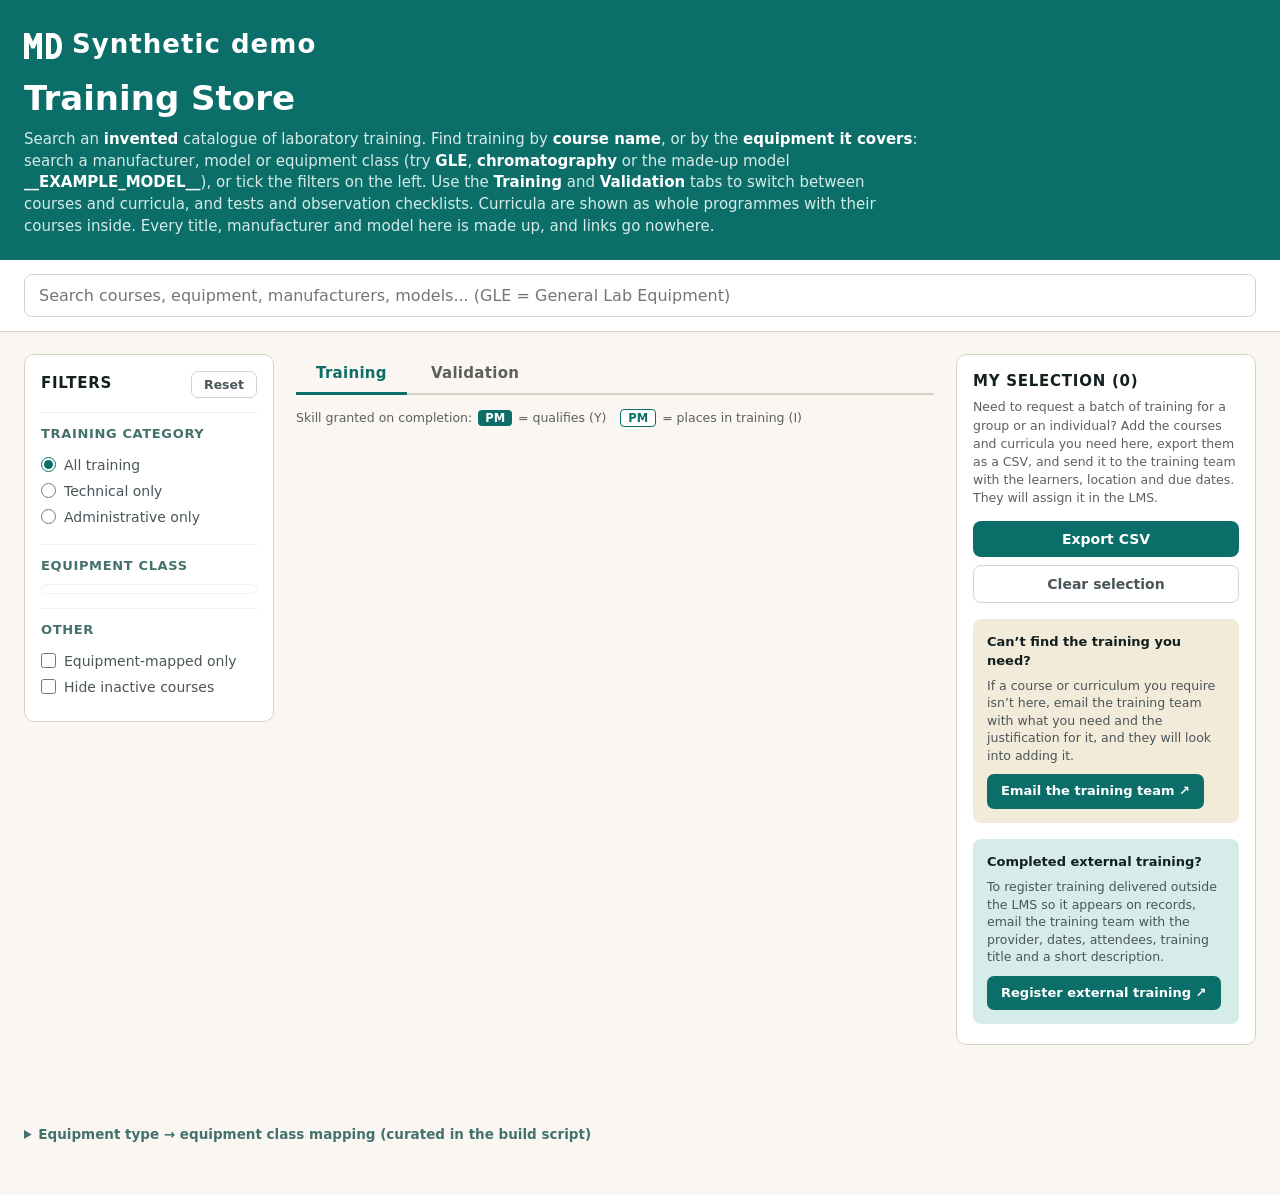
<file: demos/training-store/template.html>
<!DOCTYPE html>
<html lang="en">
<head>
<meta charset="UTF-8">
<meta name="viewport" content="width=device-width, initial-scale=1">
<title>Training Store (synthetic demo)</title>
<style>
  :root{
    --brand:#0B6E69; --accent:#5FC3B9; --ink:#13201F;
    --dark-grey:#4A5559; --light-grey:#D9D3C7; --sage:#45716D;
    --celadon:#8FC1BA; --celadon-tint:#D6ECE8; --wheat-tint:#F3EBDA;
    --midnight:#1B2428; --cement:#5C5F5B;
  }
  *{box-sizing:border-box;margin:0;padding:0}
  body{font-family:system-ui,-apple-system,"Segoe UI",Roboto,"Helvetica Neue",Arial,sans-serif;color:var(--dark-grey);background:#FAF7F2;font-size:16px;line-height:1.45}
  header{background:var(--brand);color:#fff;padding:26px 0 22px}
  .hwrap{max-width:1500px;margin:0 auto;padding:0 24px}
  .wordmark{font-weight:700;letter-spacing:.04em;font-size:26px;color:#fff}
  .wordmark span{color:#fff}
  .wordmark svg{height:26px;width:auto;vertical-align:middle;margin-right:10px}
  .actions .open.off{display:inline-block;background:#EFEBE3;color:var(--dark-grey);font-weight:600;font-size:13px;padding:7px 14px;border-radius:6px;white-space:nowrap;cursor:default}
  header h1{font-weight:700;font-size:34px;margin-top:10px;color:#fff}
  header p{color:var(--celadon-tint);margin-top:6px;font-size:15px;max-width:900px}
  header p b{color:#fff;font-weight:600}
  .bar{background:#fff;border-bottom:1px solid var(--light-grey);padding:14px 0;position:sticky;top:0;z-index:10;box-shadow:0 1px 4px rgba(19,32,31,.06)}
  .barwrap{max-width:1500px;margin:0 auto;padding:0 24px;display:flex;gap:12px;align-items:center}
  .bar input[type=search]{flex:1;padding:11px 14px;font-size:16px;border:1.5px solid var(--light-grey);border-radius:8px;font-family:inherit;color:var(--ink)}
  .bar input[type=search]:focus{outline:2px solid var(--brand);border-color:var(--brand)}
  .bar button{padding:10px 16px;font-size:14px;font-weight:600;border:1.5px solid var(--light-grey);border-radius:8px;background:#fff;color:var(--dark-grey);cursor:pointer;font-family:inherit;white-space:nowrap}
  .bar button:hover{border-color:var(--brand);color:var(--brand)}
  .layout{max-width:1500px;margin:0 auto;padding:22px 24px 60px;display:grid;grid-template-columns:250px minmax(0,1fr) 300px;gap:22px;align-items:start}
  aside{position:sticky;top:78px;max-height:calc(100vh - 100px);overflow-y:auto;background:#fff;border:1px solid var(--light-grey);border-radius:10px;padding:16px 16px 20px}
  aside h2{font-size:15px;font-weight:700;color:var(--ink);text-transform:uppercase;letter-spacing:.05em}
  .fhead{display:flex;justify-content:space-between;align-items:center;margin-bottom:4px}
  #clearf{padding:5px 12px;font-size:12.5px;font-weight:600;border:1.5px solid var(--light-grey);border-radius:7px;background:#fff;color:var(--dark-grey);cursor:pointer;font-family:inherit;white-space:nowrap}
  #clearf:hover{border-color:var(--brand);color:var(--brand)}
  .fgroup{margin-top:14px;border-top:1px solid #EEF1F1;padding-top:12px}
  .fgroup h3{font-size:13px;font-weight:700;color:var(--sage);text-transform:uppercase;letter-spacing:.05em;margin-bottom:8px}
  .fgroup label{display:flex;align-items:baseline;gap:8px;font-size:14px;padding:3px 0;cursor:pointer;color:var(--dark-grey)}
  .fgroup label:hover{color:var(--brand)}
  .fgroup input[type=checkbox]{accent-color:var(--brand);width:15px;height:15px;flex-shrink:0;position:relative;top:2px}
  .fgroup .n{color:var(--cement);font-size:12.5px;margin-left:auto;padding-left:6px}
  .fgroup input[type=radio]{accent-color:var(--brand);width:15px;height:15px;flex-shrink:0;position:relative;top:2px}
  #fcls{max-height:166px;overflow-y:auto;padding-right:6px;border:1px solid #EEF1F1;border-radius:6px;padding:4px 8px}
  #fcls::-webkit-scrollbar{width:8px}
  #fcls::-webkit-scrollbar-thumb{background:var(--light-grey);border-radius:4px}
  #fcls::-webkit-scrollbar-thumb:hover{background:var(--cement)}
  .count{font-size:14px;color:var(--cement);margin:0 0 10px}
  .count b{color:var(--brand)}
  .legend{font-size:12.5px;color:var(--cement);margin:0 0 14px}
  .legend .verb{margin:0 2px}
  .tabs{display:flex;gap:4px;border-bottom:2px solid var(--light-grey);margin-bottom:14px}
  .tab{appearance:none;border:none;background:none;font-family:inherit;font-size:15px;font-weight:700;color:var(--cement);padding:10px 20px;cursor:pointer;border-bottom:3px solid transparent;margin-bottom:-2px;letter-spacing:.02em}
  .tab:hover{color:var(--brand)}
  .tab.active{color:var(--brand);border-bottom-color:var(--brand)}
  .tab .tn{color:var(--cement);font-weight:600;font-size:13px;margin-left:6px}
  .card{background:#fff;border:1px solid var(--light-grey);border-radius:10px;padding:16px 18px;margin-bottom:12px}
  .card.sel{border-color:var(--brand);box-shadow:0 0 0 1px var(--brand)}
  .cardhead{display:flex;justify-content:space-between;align-items:flex-start;gap:12px}
  .cardhead h2{flex:1;font-size:18px;font-weight:600;color:var(--ink);line-height:1.3}
  .cardhead h2 a{color:inherit;text-decoration:none}
  .cardhead h2 a:hover{color:var(--brand);text-decoration:underline}
  .actions{display:flex;gap:8px;flex-shrink:0}
  .actions a.open{display:inline-block;background:var(--brand);color:#fff;text-decoration:none;font-weight:600;font-size:13px;padding:7px 14px;border-radius:6px;white-space:nowrap}
  .actions a.open:hover{background:var(--ink)}
  .actions button.add{background:#fff;color:var(--brand);border:1.5px solid var(--brand);font-weight:700;font-size:13px;padding:7px 14px;border-radius:6px;cursor:pointer;font-family:inherit;white-space:nowrap}
  .actions button.add:hover{background:var(--celadon-tint)}
  .actions button.add.on{background:var(--brand);color:#fff}
  .meta{display:flex;gap:8px;flex-wrap:wrap;margin:8px 0 2px}
  .chip{display:inline-block;font-size:12.5px;font-weight:600;padding:3px 10px;border-radius:999px;letter-spacing:.02em}
  .chip.type{background:var(--midnight);color:#fff}
  .chip.cls{background:var(--celadon-tint);color:var(--ink);cursor:pointer}
  .chip.cls:hover{background:var(--celadon)}
  .chip.sw{background:var(--wheat-tint);color:var(--dark-grey)}
  .chip.cat{background:var(--sage);color:#fff}
  .chip.cat.nt{background:var(--cement)}
  .chip.curr{background:var(--brand);color:#fff}
  .chip.type.mini{font-size:10.5px;padding:1px 7px}
  .card.curcard{border-left:4px solid var(--brand)}
  .memlink{color:var(--ink);text-decoration:none;font-size:13.5px}
  .memlink:hover{color:var(--brand);text-decoration:underline}
  .chip.dur{background:#EEF1F1;color:var(--cement)}
  .desc{margin-top:8px;font-size:14px;color:var(--dark-grey);display:-webkit-box;-webkit-line-clamp:3;-webkit-box-orient:vertical;overflow:hidden}
  details{margin-top:10px}
  summary{cursor:pointer;font-size:13.5px;font-weight:600;color:var(--sage)}
  summary:hover{color:var(--brand)}
  .eqrow{display:flex;gap:8px;align-items:baseline;padding:5px 0;border-bottom:1px dashed #E4E8E8;font-size:13.5px;flex-wrap:wrap}
  .eqpath{color:var(--ink)}
  .eqpath .sep{color:var(--light-grey);padding:0 4px}
  .eqcls{font-size:11.5px;font-weight:700;color:var(--sage);text-transform:uppercase;letter-spacing:.05em}
  .verb{font-size:11.5px;font-weight:700;padding:1px 7px;border-radius:4px}
  .verb.Y{background:var(--brand);color:#fff}
  .verb.I{background:#fff;color:var(--brand);border:1.2px solid var(--brand)}
  .basket .bhint{font-size:12.5px;color:var(--cement);margin:6px 0 10px}
  .reqbox{margin-top:16px;padding:14px;background:var(--wheat-tint);border-radius:8px}
  .reqbox h3{font-size:13px;font-weight:700;color:var(--ink);margin-bottom:6px}
  .reqbox p{font-size:12.5px;color:var(--dark-grey);margin-bottom:10px;line-height:1.4}
  .reqlink{display:inline-block;background:var(--brand);color:#fff;text-decoration:none;font-weight:700;font-size:13px;padding:8px 14px;border-radius:7px}
  .reqlink:hover{background:var(--ink)}
  .reqbox.extbox{background:var(--celadon-tint)}
  .bitem{display:flex;align-items:flex-start;gap:8px;padding:8px 0;border-bottom:1px solid #EEF1F1;font-size:13.5px}
  .bitem a{color:var(--ink);text-decoration:none;flex:1;line-height:1.3}
  .bitem a:hover{color:var(--brand);text-decoration:underline}
  .bitem button{background:none;border:none;color:var(--cement);font-size:16px;cursor:pointer;line-height:1;padding:0 2px}
  .bitem button:hover{color:#AD2A2A}
  .bempty{font-size:13px;color:var(--cement);padding:14px 0;text-align:center}
  .basket .btns{margin-top:14px;display:flex;flex-direction:column;gap:8px}
  .basket .btns button{padding:10px 14px;font-size:14px;font-weight:700;border-radius:8px;cursor:pointer;font-family:inherit}
  #exportcsv{background:var(--brand);color:#fff;border:none}
  #exportcsv:hover{background:var(--ink)}
  #exportcsv:disabled{background:var(--light-grey);cursor:not-allowed}
  #clearb{background:#fff;color:var(--dark-grey);border:1.5px solid var(--light-grey)}
  #clearb:hover{border-color:#AD2A2A;color:#AD2A2A}
  .empty{text-align:center;padding:60px 0;color:var(--cement)}
  .empty b{color:var(--brand)}
  .emptybox{max-width:460px;margin:24px auto 0;padding:20px 22px;background:#fff;border:1px solid var(--light-grey);border-left:4px solid var(--brand);border-radius:10px;text-align:left}
  .emptybox p{font-size:14px;color:var(--dark-grey);margin-bottom:8px}
  .tclink{display:inline-block;margin-top:6px;background:var(--brand);color:#fff;text-decoration:none;font-weight:600;font-size:14px;padding:9px 16px;border-radius:7px}
  .tclink:hover{background:var(--ink)}
  .tiptype{position:relative;cursor:help;border-bottom:1px dotted var(--cement)}
  .tipicon{display:inline-block;margin-left:5px;width:15px;height:15px;line-height:15px;text-align:center;font-size:10px;font-weight:700;color:#fff;background:var(--sage);border-radius:50%;cursor:help}
  footer{max-width:1500px;margin:0 auto;padding:10px 24px 50px;font-size:13px;color:var(--cement)}
  footer table{border-collapse:collapse;margin-top:10px;font-size:12.5px}
  footer td{border:1px solid var(--light-grey);padding:3px 10px}
  .modal-overlay{position:fixed;inset:0;background:rgba(19,32,31,.55);display:none;align-items:center;justify-content:center;z-index:50;padding:20px}
  .modal-overlay.show{display:flex}
  .modal{background:#fff;border-radius:12px;max-width:520px;width:100%;padding:26px 28px;box-shadow:0 12px 40px rgba(19,32,31,.35)}
  .modal h3{font-size:20px;font-weight:700;color:var(--ink);margin-bottom:10px}
  .modal p{font-size:14.5px;color:var(--dark-grey);margin-bottom:10px}
  .modal .email{display:inline-block;font-weight:700;color:var(--brand);background:var(--celadon-tint);padding:4px 10px;border-radius:6px;font-size:14.5px;word-break:break-all}
  .modal ul{margin:6px 0 12px 20px;font-size:14px;color:var(--dark-grey)}
  .modal ul li{margin:3px 0}
  .modal .mbtns{display:flex;gap:10px;margin-top:16px;flex-wrap:wrap}
  .modal .mbtns a,.modal .mbtns button{padding:9px 16px;font-size:14px;font-weight:700;border-radius:8px;cursor:pointer;font-family:inherit;text-decoration:none}
  #memail{background:var(--brand);color:#fff;border:none;display:inline-block}
  #memail:hover{background:var(--ink)}
  #mclose{background:#fff;color:var(--dark-grey);border:1.5px solid var(--light-grey)}
  #mclose:hover{border-color:var(--brand);color:var(--brand)}
  @media(max-width:1080px){
    .layout{grid-template-columns:1fr;padding:16px}
    aside{position:static;max-height:none}
    .basket{order:-1}
  }
</style>
</head>
<body>
<header>
  <div class="hwrap">
  <div class="wordmark" id="brandmark"><svg viewBox="13 19 38 26" fill-rule="evenodd" aria-hidden="true" fill="currentColor"><path d="M13 45V19h5.2L22 27.5 25.8 19H31v26h-5V29l-2.4 5.5h-3.2L18 29v16z"/><path d="M35 19h6.5C47.5 19 51 23.8 51 32s-3.5 13-9.5 13H35zm5 5v16h1.3c3.1 0 4.7-2.6 4.7-8s-1.6-8-4.7-8z"/></svg><span>Synthetic demo</span></div>
  <h1>Training Store</h1>
  <p>Search an <b>invented</b> catalogue of laboratory training. Find training by <b>course name</b>, or by the <b>equipment it covers</b>: search a manufacturer, model or equipment class (try <b>GLE</b>, <b>chromatography</b> or the made-up model <b>__EXAMPLE_MODEL__</b>), or tick the filters on the left. Use the <b>Training</b> and <b>Validation</b> tabs to switch between courses and curricula, and tests and observation checklists. Curricula are shown as whole programmes with their courses inside. Every title, manufacturer and model here is made up, and links go nowhere.</p>
  </div>
</header>

<div class="bar" role="search">
  <div class="barwrap">
    <input type="search" id="q" placeholder="Search courses, equipment, manufacturers, models... (GLE = General Lab Equipment)" aria-label="Search the catalogue">
  </div>
</div>

<main class="layout">
  <aside class="filters" aria-label="Filters">
    <div class="fhead"><h2>Filters</h2><button id="clearf" type="button">Reset</button></div>
    <div class="fgroup"><h3>Training category</h3>
      <label><input type="radio" name="cat" value="" checked> <span>All training</span></label>
      <label><input type="radio" name="cat" value="Technical"> <span>Technical only</span></label>
      <label><input type="radio" name="cat" value="Administrative"> <span>Administrative only</span></label>
    </div>
    <div class="fgroup"><h3>Equipment class</h3><div id="fcls"></div></div>
    <div class="fgroup"><h3>Other</h3>
      <label><input type="checkbox" id="eqonly"> <span>Equipment-mapped only</span></label>
      <label><input type="checkbox" id="hideinactive"> <span>Hide inactive courses</span></label>
    </div>
  </aside>

  <section>
    <div class="tabs" id="tabs">
      <button type="button" class="tab active" data-bucket="Training" id="tab-training">Training</button>
      <button type="button" class="tab" data-bucket="Validation" id="tab-validation">Validation</button>
    </div>
    <div class="count" id="count"></div>
    <div class="legend">Skill granted on completion: <span class="verb Y">PM</span> = qualifies (Y) &nbsp; <span class="verb I">PM</span> = places in training (I)</div>
    <div id="results"></div>
  </section>

  <aside class="basket" aria-label="My selection">
    <h2>My selection (<span id="bcount">0</span>)</h2>
    <p class="bhint">Need to request a batch of training for a group or an individual? Add the courses and curricula you need here, export them as a CSV, and send it to the training team with the learners, location and due dates. They will assign it in the LMS.</p>
    <div id="blist"></div>
    <div class="btns">
      <button id="exportcsv" type="button">Export CSV</button>
      <button id="clearb" type="button">Clear selection</button>
    </div>
    <div class="reqbox">
      <h3>Can&rsquo;t find the training you need?</h3>
      <p>If a course or curriculum you require isn&rsquo;t here, email the training team with what you need and the justification for it, and they will look into adding it.</p>
      <a class="reqlink" id="reqmail" href="#" target="_blank" rel="noopener">Email the training team &#8599;</a>
    </div>
    <div class="reqbox extbox">
      <h3>Completed external training?</h3>
      <p>To register training delivered outside the LMS so it appears on records, email the training team with the provider, dates, attendees, training title and a short description.</p>
      <a class="reqlink" id="extmail" href="#" target="_blank" rel="noopener">Register external training &#8599;</a>
    </div>
  </aside>
</main>

<div class="modal-overlay" id="modal">
  <div class="modal">
    <h3>Your CSV is downloading&hellip;</h3>
    <p>Please send it to <span class="email">training-team@example.com</span> (a dummy address in this demo) along with:</p>
    <ul>
      <li><b>Learners</b>: names or employee IDs of who should take the training</li>
      <li><b>Location</b>: site or country of the learners</li>
      <li><b>Due dates</b>: when the training needs to be completed by</li>
      <li>Any other relevant details (account, priority, reason for request)</li>
    </ul>
    <p>The training team will assign the selected courses in the LMS.</p>
    <div class="mbtns">
      <a id="memail" href="#">Open email draft</a>
      <button id="mclose" type="button">Close</button>
    </div>
  </div>
</div>

<footer>
  <div id="foot"></div>
  <details><summary style="color:var(--sage)">Equipment type &rarr; equipment class mapping (curated in the build script)</summary>
    <table id="maptab"></table>
  </details>
</footer>

<script>
const DATA = /*__DATA__*/;


/* ===== EDITABLE: class abbreviations users can type ===== */
const ALIASES = {
  "GLE":  "GENERAL LAB EQUIPMENT",
  "CHROM":"CHROMATOGRAPHY",
  "HPLC": "CHROMATOGRAPHY",
  "UPLC": "CHROMATOGRAPHY",
  "FPLC": "CHROMATOGRAPHY",
  "SPEC": "SPECTROMETRY",
  "FRIDGE":"REFRIGERATION",
  "REFRIG":"REFRIGERATION",
  "BAL":  "BALANCE/SCALE",
  "AUTOCLAVE":"STERILISING/AUTOCLAVE",
  "INCUBATOR":"INCUBATOR/STABILITY CHAMBER"
};
/* ======================================================== */

const courses = DATA.courses;
courses.forEach(function(c,i){
  c._i = i;
  var eqText = c.eq.map(function(e){return e.p.join(" ")+" "+e.c;}).join(" ");
  c._blob = (c.t+" "+c.ty+" "+c.d+" "+eqText+" "+c.sw.join(" ")+" "+c.cls.join(" ")+" "+(c.sx||"")).toUpperCase();
});

var $q=document.getElementById('q'), $eq=document.getElementById('eqonly'),
    $res=document.getElementById('results'), $count=document.getElementById('count'),
    $fcls=document.getElementById('fcls'),
    $blist=document.getElementById('blist'), $bcount=document.getElementById('bcount'),
    $export=document.getElementById('exportcsv');
var $hideinact=document.getElementById('hideinactive');

/* ---- selection basket (persists in this browser) ---- */
var basket = {};
try{ basket = JSON.parse(localStorage.getItem('demo_training_basket')||'{}'); }catch(e){ basket={}; }
function saveBasket(){ try{ localStorage.setItem('demo_training_basket', JSON.stringify(basket)); }catch(e){} }

/* ---- filter checkboxes ---- */
var clsCount={}, typCount={};
courses.forEach(function(c){
  c.cls.forEach(function(k){clsCount[k]=(clsCount[k]||0)+1;});
  typCount[c.ty]=(typCount[c.ty]||0)+1;
});
/* ===== EDITABLE: what each LMS course type means (shown on hover) ===== */
var TYPE_DESC = {
  "Session":"A scheduled instance of an instructor-led event: a specific date and time you attend.",
  "Event":"An instructor-led training event (classroom or virtual) that may run across one or more sessions.",
  "Online Course":"Self-paced e-learning you complete online in your own time.",
  "Curriculum":"A structured programme grouping several courses into one learning path.",
  "Video/Material":"Training materials, recordings and videos: documents, guides, job aids and recorded sessions you can work through yourself.",
  "On-the-job":"On-the-job training (OJT): hands-on learning and practice completed at the workplace on the actual equipment.",
  "Observation checklist":"An on-the-job competency assessment signed off by an observer or trainer.",
  "Test":"A knowledge check or exam, often used to confirm competency.",
  "Video":"A video-based learning item.",
  "External Training":"Training delivered by an outside provider, such as a vendor, and recorded in the LMS."
};
/* ============================================================================== */

function buildChecks(container, counts, group){
  Object.keys(counts).sort().forEach(function(k){
    var lab=document.createElement('label');
    var tip = (group==='typ' && TYPE_DESC[k]) ? ' <span class="tipicon" title="'+esc(TYPE_DESC[k])+'">i</span>' : '';
    var nameCls = (group==='typ' && TYPE_DESC[k]) ? ' class="tiptype" title="'+esc(TYPE_DESC[k])+'"' : '';
    lab.innerHTML='<input type="checkbox" value="'+esc(k)+'" data-g="'+group+'"> <span'+nameCls+'>'+esc(k)+'</span>'+tip+'<span class="n">'+counts[k]+'</span>';
    container.appendChild(lab);
  });
}
buildChecks($fcls, clsCount, 'cls');
function checkedVals(group){
  return Array.prototype.slice.call(document.querySelectorAll('input[data-g="'+group+'"]:checked')).map(function(x){return x.value;});
}

var currentTab="Training";

function esc(s){return String(s).replace(/&/g,"&amp;").replace(/</g,"&lt;").replace(/>/g,"&gt;").replace(/"/g,"&quot;");}
function reEsc(s){return s.replace(/[.*+?^${}()|[\]\\\/]/g,"\\$&");}

var SYNONYMS = DATA.synonyms || {};
function expandTokens(qs){
  // Tokens match at word starts, so "GLE" doesn't match "Single" but "CHROM" matches "CHROMATOGRAPHY".
  // A token is also expanded via ALIASES (GLE -> GENERAL LAB EQUIPMENT) and via ACT-derived
  // SYNONYMS (e.g. AVANTI -> ULTRACENTRIFUGE), so equipment model/series names surface the
  // courses mapped to the matching equipment sub-type.
  return qs.toUpperCase().split(/\s+/).filter(Boolean).map(function(tok){
    var alts=[tok];
    if(ALIASES[tok]) alts.push(ALIASES[tok].toUpperCase());
    if(SYNONYMS[tok]) SYNONYMS[tok].forEach(function(t){alts.push(t.toUpperCase());});
    return alts.map(function(a){return new RegExp("(^|[^A-Z0-9])"+reEsc(a));});
  });
}

function render(){
  var groups = expandTokens($q.value);
  var cfs=checkedVals('cls'), eo=$eq.checked, hideInact=$hideinact.checked;
  var catSel=(document.querySelector('input[name="cat"]:checked')||{}).value||'';
  var bkSel=currentTab;
  var hits = courses.filter(function(c){
    if(bkSel && c.bucket!==bkSel) return false;
    if(catSel && c.cat!==catSel) return false;
    if(cfs.length && !c.cls.some(function(k){return cfs.indexOf(k)!==-1;})) return false;
    if(eo && !c.eq.length && !c.sw.length) return false;
    if(hideInact && !c.act) return false;
    return groups.every(function(alts){return alts.some(function(re){return re.test(c._blob);});});
  });
  $count.innerHTML = "<b>"+hits.length+"</b> of "+courses.length+" courses &amp; curricula" +
    (groups.length? " matching “"+esc($q.value.trim())+"”":"");
  if(!hits.length){
    $res.innerHTML = '<div class="empty">'+
      'No courses found.<br>Try an equipment class like <b>GLE</b>, <b>chromatography</b> or <b>refrigeration</b>, or a made-up manufacturer like <b>Torvik</b>.'+
      '<div class="emptybox">'+
        '<p>Can&rsquo;t find what you need? This demo catalogue is invented. In the real tool this box links to the full LMS catalogue and the training team.</p>'+
      '</div>'+
    '</div>';
    return;
  }
  var htmlOut = hits.slice(0,300).map(function(c){
    var inB = !!basket[c._i];
    var clsChips = c.cls.map(function(k){return '<span class="chip cls" data-cls="'+esc(k)+'">'+esc(k)+'</span>';}).join("");
    var swChips = c.sw.map(function(k){return '<span class="chip sw">'+esc(k)+'</span>';}).join("");
    var dur = c.dur? '<span class="chip dur">'+c.dur+' min</span>':"";
    var catChip = '<span class="chip cat'+(c.cat==='Administrative'?' nt':'')+'">'+esc(c.cat)+'</span>';
    var eqRows = c.eq.map(function(e){
      var verbs = Object.keys(e.v).map(function(v){return '<span class="verb '+e.v[v]+'">'+esc(v)+'</span>';}).join(" ");
      return '<div class="eqrow"><span class="eqcls">'+esc(e.c)+'</span><span class="eqpath">'+e.p.map(esc).join('<span class="sep">&rsaquo;</span>')+'</span> '+verbs+'</div>';
    }).join("");
    var det;
    if(c.isCur){
      // Curriculum: list what's inside; the primary action is the whole curriculum.
      var memRows = (c.members||[]).map(function(m){
        return '<div class="eqrow"><span class="chip type mini" title="'+esc(TYPE_DESC[m.ty]||'')+'">'+esc(m.ty)+'</span>'+
          (m.l?'<a class="memlink" href="'+esc(m.l)+'" target="_blank" rel="noopener">'+esc(m.t)+'</a>':'<span class="memlink">'+esc(m.t)+'</span>')+'</div>';
      }).join("");
      det = (c.members&&c.members.length)? '<details><summary>Contains '+c.members.length+' course'+(c.members.length===1?'':'s')+': request the whole curriculum where possible</summary>'+memRows+'</details>':"";
    } else {
      det = c.eq.length? '<details><summary>Equipment covered ('+c.eq.length+')</summary>'+eqRows+'</details>':"";
    }
    var curChip = c.isCur? '<span class="chip curr">Curriculum &bull; whole programme</span>':"";
    return '<div class="card'+(inB?' sel':'')+(c.isCur?' curcard':'')+'" data-i="'+c._i+'">'+
      '<div class="cardhead">'+
        '<h2>'+(c.l?'<a href="'+esc(c.l)+'" target="_blank" rel="noopener">'+esc(c.t)+'</a>':esc(c.t))+'</h2>'+
        '<div class="actions">'+
          '<button type="button" class="add'+(inB?' on':'')+'" data-add="'+c._i+'">'+(inB?'&#10003; Added':(c.isCur?'+ Add curriculum':'+ Add'))+'</button>'+
          (c.l?'<a class="open" href="'+esc(c.l)+'" target="_blank" rel="noopener">Open in LMS &#8599;</a>':'<span class="open off" title="LMS links are removed in this demo">No LMS link (demo)</span>')+
        '</div>'+
      '</div>'+
      '<div class="meta">'+catChip+'<span class="chip type" title="'+esc(TYPE_DESC[c.ty]||'')+'">'+esc(c.ty)+'</span>'+curChip+dur+clsChips+swChips+'</div>'+
      (c.d? '<p class="desc">'+esc(c.d)+'</p>':"")+
      det+
    '</div>';
  }).join("");
  if(hits.length>300) htmlOut += '<div class="empty">Showing the first 300. Refine your search to see more.</div>';
  $res.innerHTML = htmlOut;
}

function renderBasket(){
  var keys = Object.keys(basket);
  $bcount.textContent = keys.length;
  $export.disabled = !keys.length;
  if(!keys.length){
    $blist.innerHTML = '<div class="bempty">Nothing selected yet.<br>Use <b>+ Add</b> on any course.</div>';
    return;
  }
  $blist.innerHTML = keys.map(function(i){
    var c = courses[i];
    return '<div class="bitem">'+(c.l?'<a href="'+esc(c.l)+'" target="_blank" rel="noopener">'+esc(c.t)+'</a>':'<span style="flex:1;line-height:1.3">'+esc(c.t)+'</span>')+
      '<button type="button" title="Remove" data-rm="'+i+'">&times;</button></div>';
  }).join("");
}

function toggle(i){
  if(basket[i]) delete basket[i]; else basket[i]=1;
  saveBasket(); renderBasket(); render();
}

$res.addEventListener('click',function(e){
  var add=e.target.closest('button.add');
  if(add){ toggle(add.getAttribute('data-add')); return; }
  var chip=e.target.closest('.chip.cls');
  if(chip){
    var box=document.querySelector('input[data-g="cls"][value="'+chip.getAttribute('data-cls').replace(/"/g,'\\"')+'"]');
    if(box){ box.checked=true; render(); window.scrollTo({top:0,behavior:matchMedia('(prefers-reduced-motion: reduce)').matches?'auto':'smooth'}); }
  }
});
$blist.addEventListener('click',function(e){
  var rm=e.target.closest('button[data-rm]');
  if(rm) toggle(rm.getAttribute('data-rm'));
});

/* ---- CSV export: course name + link ---- */
function csvField(s){ return '"'+String(s).replace(/"/g,'""')+'"'; }
$export.addEventListener('click',function(){
  var keys=Object.keys(basket);
  if(!keys.length) return;
  var lines=['Course name,LMS link'];
  keys.forEach(function(i){
    var c=courses[i];
    lines.push(csvField(c.t)+','+csvField(c.l));
  });
  var blob=new Blob(['﻿'+lines.join('\r\n')],{type:'text/csv;charset=utf-8'});
  var a=document.createElement('a');
  a.href=URL.createObjectURL(blob);
  a.download='Training Store demo - selected training.csv';
  document.body.appendChild(a); a.click();
  setTimeout(function(){URL.revokeObjectURL(a.href); a.remove();},500);
  showModal(keys.length);
});

/* ---- export instructions modal ---- */
var $modal=document.getElementById('modal');
function showModal(n){
  var subj='Training assignment request: '+n+' course'+(n===1?'':'s')+' (Training Store demo)';
  var body='Hi team,%0D%0A%0D%0APlease assign the training in the attached CSV.%0D%0A%0D%0ALearners: %0D%0ALocation: %0D%0ADue date: %0D%0AOther details: %0D%0A%0D%0A(CSV exported from the Training Store demo. Please attach it before sending.)';
  document.getElementById('memail').href='mailto:training-team@example.com?subject='+encodeURIComponent(subj).replace(/%20/g,'%20')+'&body='+body;
  $modal.classList.add('show');
}
document.getElementById('mclose').addEventListener('click',function(){ $modal.classList.remove('show'); });
$modal.addEventListener('click',function(e){ if(e.target===$modal) $modal.classList.remove('show'); });
document.addEventListener('keydown',function(e){ if(e.key==='Escape') $modal.classList.remove('show'); });

document.getElementById('clearb').addEventListener('click',function(){
  basket={}; saveBasket(); renderBasket(); render();
});
document.getElementById('clearf').addEventListener('click',function(){
  $q.value='';
  document.querySelectorAll('input[data-g]:checked').forEach(function(x){x.checked=false;});
  $eq.checked=false;
  $hideinact.checked=false;
  var allcat=document.querySelector('input[name="cat"][value=""]'); if(allcat) allcat.checked=true;
  render();
});

$q.addEventListener('input',render);
$eq.addEventListener('input',render);
$hideinact.addEventListener('input',render);
Array.prototype.forEach.call(document.querySelectorAll('input[name="cat"]'),function(r){r.addEventListener('change',render);});
// tab switching between Training and Validation
var tabEls=document.querySelectorAll('#tabs .tab');
Array.prototype.forEach.call(tabEls,function(t){
  t.addEventListener('click',function(){
    currentTab=t.getAttribute('data-bucket');
    Array.prototype.forEach.call(tabEls,function(x){x.classList.toggle('active',x===t);});
    render();
  });
});
// show per-tab counts in the tab labels
(function(){
  var tr=courses.filter(function(c){return c.bucket==='Training';}).length;
  var va=courses.filter(function(c){return c.bucket==='Validation';}).length;
  document.getElementById('tab-training').innerHTML='Training <span class="tn">'+tr+'</span>';
  document.getElementById('tab-validation').innerHTML='Validation <span class="tn">'+va+'</span>';
})();
[$fcls].forEach(function(el){el.addEventListener('input',render);});

document.getElementById('foot').textContent =
  "Synthetic data: invented LMS export, skills matrix and equipment table, generated "+DATA.generated+". "+
  courses.length+" active courses (deduplicated from session rows); "+
  courses.filter(function(c){return c.eq.length;}).length+" mapped to equipment, "+
  courses.filter(function(c){return c.sw.length;}).length+" to software. Selections are saved in your browser.";
document.getElementById('maptab').innerHTML =
  Object.keys(DATA.mapping).map(function(k){return '<tr><td>'+esc(k)+'</td><td>'+esc(DATA.mapping[k])+'</td></tr>';}).join("");

// 'request training we don't have' email
(function(){
  var link=document.getElementById('reqmail');
  if(!link) return;
  var subj='New training request (Training Store demo)';
  var body='Hi team,\r\n\r\nI could not find the following training in the Training Store and would like to request it:\r\n\r\n'
    +'Training / equipment needed: \r\nWho it is for (learners / group): \r\nLocation: \r\nJustification (why it is needed): \r\nDue date: \r\n\r\nThanks.';
  link.href='mailto:training-team@example.com?subject='+encodeURIComponent(subj)+'&body='+encodeURIComponent(body);
})();

// 'register external training' email
(function(){
  var link=document.getElementById('extmail');
  if(!link) return;
  var subj='External training registration (Training Store demo)';
  var body='Hi team,\r\n\r\nPlease register the following external training on our records:\r\n\r\n'
    +'Provided by (provider / trainer): \r\nDate(s) of training: \r\nAttendees (names / employee IDs): \r\nTraining title: \r\nTraining description: \r\n\r\nThanks.';
  link.href='mailto:training-team@example.com?subject='+encodeURIComponent(subj)+'&body='+encodeURIComponent(body);
})();
renderBasket();
render();
</script>
</body>
</html>
</file>
<file: assets/css/site.css>
/* Mike Davies portfolio shell. One accent, dark ink, one typeface, warm off-white. */
:root {
  --bg: #faf7f2;
  --surface: #ffffff;
  --band: #f2ede4;
  --ink: #1b2428;
  --ink-2: #4a5559;
  --line: #e2dbcf;
  --accent: #0b6e69;
  --accent-ink: #ffffff;
  --accent-soft: #dcefec;
  --ph-bg: #fff2c2;
  --ph-ink: #6b4a00;
  --focus: #0b6e69;
  --font: system-ui, -apple-system, "Segoe UI", Roboto, "Helvetica Neue", Arial, sans-serif;
  --wrap: 1240px;
  --radius: 10px;
}

* { box-sizing: border-box; }
html { scroll-behavior: smooth; scroll-padding-top: 72px; }
@media (prefers-reduced-motion: reduce) { html { scroll-behavior: auto; } }
body {
  margin: 0; background: var(--bg); color: var(--ink);
  font: 17px/1.6 var(--font); -webkit-font-smoothing: antialiased; text-rendering: optimizeLegibility;
}
img { max-width: 100%; height: auto; }
a { color: var(--accent); text-underline-offset: 3px; }
a:hover { text-decoration-thickness: 2px; }
:focus-visible { outline: 3px solid var(--focus); outline-offset: 3px; border-radius: 4px; }
h1, h2, h3, h4 { line-height: 1.15; margin: 0; letter-spacing: -0.01em; }
p { margin: 0 0 1em; }

.wrap { max-width: var(--wrap); margin: 0 auto; padding: 0 24px; }
@media (max-width: 480px) { .wrap { padding: 0 16px; } }

.sr { position: absolute; width: 1px; height: 1px; overflow: hidden; clip: rect(0 0 0 0); white-space: nowrap; }
.skip { position: absolute; left: 12px; top: -60px; z-index: 100; background: var(--ink); color: #fff; padding: 10px 16px; border-radius: 6px; }
.skip:focus { top: 12px; }

/* ---------- placeholder markers ---------- */
.ph {
  display: inline; background: var(--ph-bg); color: var(--ph-ink); border: 1px dashed #c9a227;
  border-radius: 4px; padding: 1px 6px; font-size: .86em; font-weight: 500;
}
.ph b, .ph-box b { font-weight: 800; letter-spacing: .06em; font-size: .82em; margin-right: 6px; }
.confirm { border-bottom: 2px dotted #c9a227; }
.confirm sup { font-size: .58em; font-weight: 800; letter-spacing: .06em; color: var(--ph-ink); background: var(--ph-bg); border-radius: 3px; padding: 0 4px; margin-left: 3px; vertical-align: super; }
.ph-box {
  display: flex; flex-direction: column; justify-content: center; gap: 8px; min-height: 280px; padding: 28px;
  background: repeating-linear-gradient(135deg, #fffaf0, #fffaf0 12px, #fff4dc 12px, #fff4dc 24px);
  border: 2px dashed #c9a227; border-radius: var(--radius); color: var(--ph-ink);
}
.ph-box b { font-size: .9rem; }

/* ---------- top bar ---------- */
.topbar {
  position: fixed; inset: 0 0 auto 0; z-index: 50; background: rgba(250, 247, 242, .94);
  backdrop-filter: saturate(1.4) blur(8px); border-bottom: 1px solid var(--line);
  transform: translateY(-100%); transition: transform .25s ease;
}
.topbar.on { transform: none; }
.topbar-in { display: flex; align-items: center; justify-content: space-between; height: 56px; }
.topbar-name { display: inline-flex; align-items: center; gap: 10px; font-weight: 700; color: var(--ink); text-decoration: none; }
.dots { display: flex; gap: 10px; list-style: none; margin: 0; padding: 0; }
.dots a { display: block; width: 14px; height: 14px; border-radius: 50%; border: 2px solid var(--accent); background: transparent; transition: background .2s; }
.dots a.passed, .dots a[aria-current="true"] { background: var(--accent); }
.dots a[aria-current="true"] { box-shadow: 0 0 0 3px var(--accent-soft); }
.dots .lbl { position: absolute; width: 1px; height: 1px; overflow: hidden; clip: rect(0 0 0 0); white-space: nowrap; }
@media (prefers-reduced-motion: reduce) { .topbar, .dots a { transition: none; } }

/* ---------- hero ---------- */
.hero { padding: 96px 0 72px; }
.hero-in { display: grid; grid-template-columns: auto 1fr; gap: 40px; align-items: start; }
.hero-mark { width: 96px; height: 96px; }
.hero h1 { font-size: clamp(2.6rem, 6vw, 4.4rem); font-weight: 800; letter-spacing: -0.03em; }
.hero .lede { font-size: clamp(1.1rem, 1.7vw, 1.3rem); line-height: 1.55; max-width: 40em; margin: 18px 0 8px; }
.hero .ai-note { font-size: 1.08rem; font-weight: 600; color: var(--ink); max-width: 40em; border-left: 4px solid var(--accent); padding: 4px 0 4px 14px; margin: 14px 0 0; }
.chips { display: flex; flex-wrap: wrap; gap: 8px; list-style: none; margin: 22px 0 28px; padding: 0; }
.chips li { border: 1.5px solid var(--accent); color: var(--accent); border-radius: 999px; padding: 4px 14px; font-weight: 600; font-size: .92rem; }
.hero-links { display: flex; flex-wrap: wrap; gap: 12px; align-items: center; }
.btn {
  display: inline-flex; align-items: center; gap: 8px; padding: 11px 20px; border-radius: 8px; font-weight: 700;
  text-decoration: none; border: 2px solid var(--accent); color: var(--accent); background: transparent;
}
.btn.pri { background: var(--accent); color: var(--accent-ink); }
.btn:hover { text-decoration: none; filter: brightness(1.08); }
.scroll-cue { display: inline-flex; gap: 8px; align-items: center; margin-top: 44px; color: var(--ink-2); text-decoration: none; font-weight: 600; }
.scroll-cue svg { animation: nudge 1.8s ease-in-out infinite; }
@keyframes nudge { 50% { transform: translateY(4px); } }
@media (prefers-reduced-motion: reduce) { .scroll-cue svg { animation: none; } }
@media (max-width: 640px) {
  .hero { padding: 56px 0 48px; }
  .hero-in { grid-template-columns: 1fr; gap: 20px; }
  .hero-mark { width: 64px; height: 64px; }
}

/* ---------- bands ---------- */
.band { padding: 72px 0; border-top: 1px solid var(--line); }
.band.alt { background: var(--band); }
.band h2, .cs h2 { font-size: clamp(1.7rem, 3.4vw, 2.4rem); font-weight: 800; }
.kicker { text-transform: uppercase; letter-spacing: .12em; font-size: .78rem; font-weight: 700; color: var(--accent); margin-bottom: 10px; }
.intro { color: var(--ink-2); font-size: 1.1rem; margin: 10px 0 28px; max-width: 42em; }


/* ---------- case studies ---------- */
.cs { padding: 80px 0; border-top: 1px solid var(--line); }
.cs:nth-of-type(even) { background: var(--band); }
.cs-head { max-width: 52em; margin-bottom: 32px; }
.cs-head .summary { font-size: 1.12rem; line-height: 1.65; color: var(--ink); margin: 16px 0 0; max-width: 46em; }

.stats { display: grid; grid-template-columns: repeat(3, 1fr); gap: 14px; list-style: none; padding: 0; margin: 0 0 32px; }
.stats li { background: var(--surface); border: 1px solid var(--line); border-top: 4px solid var(--accent); border-radius: var(--radius); padding: 16px 16px 14px; }
.stats .v { display: block; font-size: clamp(1.6rem, 3vw, 2.2rem); font-weight: 800; letter-spacing: -0.02em; font-variant-numeric: tabular-nums; line-height: 1.1; }
.stats .l { display: block; color: var(--ink-2); font-size: .92rem; line-height: 1.35; margin-top: 6px; }
@media (max-width: 520px) { .stats { grid-template-columns: 1fr; } }

/* ---------- demo panel ---------- */
.panel { background: var(--surface); border: 1px solid var(--line); border-radius: var(--radius); padding: 16px; box-shadow: 0 1px 2px rgba(27, 36, 40, .04), 0 8px 24px rgba(27, 36, 40, .06); }
.panel-head { display: flex; flex-wrap: wrap; align-items: center; gap: 10px 14px; margin-bottom: 14px; }
.panel-head h3 { font-size: 1.05rem; flex: 1; min-width: 12em; }
.badge { font-size: .74rem; font-weight: 800; letter-spacing: .08em; text-transform: uppercase; border-radius: 999px; padding: 3px 10px; }
.badge.live { background: var(--accent); color: var(--accent-ink); }
.badge.visual { background: var(--ink); color: #fff; }
.fs { font-weight: 700; white-space: nowrap; }
.frame { position: relative; width: 100%; border: 1px solid var(--line); border-radius: 8px; overflow: hidden; background: var(--band); }
.frame iframe { position: absolute; inset: 0; width: 100%; height: 100%; border: 0; display: block; }
.panel .note { font-size: .88rem; color: var(--ink-2); margin: 12px 0 0; }
.panel details { margin-top: 10px; font-size: .88rem; color: var(--ink-2); }
.panel summary { cursor: pointer; font-weight: 600; color: var(--ink); }
.panel details p { margin: 6px 0 0; }

/* ---------- contact ---------- */
.contact-list { list-style: none; padding: 0; margin: 0 0 20px; display: flex; flex-wrap: wrap; gap: 12px; }
.contact-meta { color: var(--ink-2); }

.foot { border-top: 1px solid var(--line); padding: 28px 0 40px; color: var(--ink-2); font-size: .9rem; }
.load-error { background: var(--ph-bg); color: var(--ph-ink); padding: 14px 18px; border-radius: 8px; margin-top: 24px; }
.static { padding-top: 40px; padding-bottom: 40px; }
.static h2 { margin-top: 1.6em; }
.static h3 { margin-top: 1em; }

/* ---------- count-up ---------- */
.stats .v[data-count] { min-height: 1.1em; }

/* ---------- hero index ---------- */
#hero-index { margin-top: 44px; }
.ix-head { font-size: .8rem; text-transform: uppercase; letter-spacing: .12em; color: var(--accent); margin: 0 0 12px; }
.index { display: grid; grid-template-columns: repeat(6, minmax(0, 1fr)); gap: 14px; list-style: none; margin: 0; padding: 0; }
.ix { display: flex; flex-direction: column; height: 100%; text-decoration: none; color: var(--ink); background: var(--surface);
  border: 1px solid var(--line); border-radius: var(--radius); overflow: hidden; position: relative;
  transition: transform .25s ease, box-shadow .25s ease, border-color .25s ease; }
.ix img { display: block; width: 100%; height: auto; aspect-ratio: 16 / 10; object-fit: cover; object-position: top left; border-bottom: 1px solid var(--line); }
.ix-n { position: absolute; top: 8px; left: 8px; background: var(--accent); color: var(--accent-ink); font-weight: 800; font-size: .78rem; letter-spacing: .04em; border-radius: 6px; padding: 2px 7px; }
.ix-t { font-weight: 700; padding: 10px 12px 2px; line-height: 1.25; }
.ix-h { color: var(--accent); font-weight: 700; font-size: .9rem; padding: 0 12px 12px; margin-top: auto; }
.ix:hover, .ix:focus-visible { transform: translateY(-4px); box-shadow: 0 10px 24px rgba(27, 36, 40, .12); border-color: var(--accent); text-decoration: none; }
@media (max-width: 1100px) { .index { grid-template-columns: repeat(3, minmax(0, 1fr)); } }
@media (max-width: 640px) { .index { grid-template-columns: repeat(2, minmax(0, 1fr)); } #hero-index { margin-top: 32px; } }

/* ---------- launch cards ---------- */
.launch { position: relative; width: 100%; border-radius: 8px; overflow: hidden; border: 1px solid var(--line); background: var(--ink); }
.launch img { display: block; width: 100%; height: 100%; object-fit: cover; object-position: top left; }
.launch::after { content: ""; position: absolute; inset: 0; background: radial-gradient(ellipse at center, rgba(19, 32, 31, .38), rgba(19, 32, 31, .12) 60%, rgba(19, 32, 31, 0)); pointer-events: none; }
.launch-btn { position: absolute; left: 50%; top: 50%; transform: translate(-50%, -50%); z-index: 1; display: inline-flex; align-items: center; gap: 10px;
  font: inherit; font-weight: 800; font-size: 1.05rem; color: var(--accent-ink); background: var(--accent); border: 0; border-radius: 999px;
  padding: 14px 26px; white-space: nowrap; cursor: pointer; box-shadow: 0 8px 24px rgba(0, 0, 0, .28); transition: transform .2s ease, box-shadow .2s ease; }
.launch-btn:hover { transform: translate(-50%, -50%) scale(1.05); box-shadow: 0 12px 30px rgba(0, 0, 0, .34); }
.launch-btn:focus-visible { outline: 3px solid #fff; outline-offset: 3px; }
@media (max-width: 560px) { .launch-btn { font-size: .9rem; padding: 10px 16px; gap: 8px; white-space: nowrap; } }

/* ---------- reading progress ---------- */
.progress { position: absolute; left: 0; right: 0; bottom: -1px; height: 3px; background: var(--accent); transform: scaleX(0); transform-origin: 0 50%; }

/* ---------- scroll reveals (added by JS only when motion is allowed) ---------- */
.motion .rv { opacity: 0; transform: translateY(26px); transition: opacity .7s ease, transform .7s cubic-bezier(.2, .7, .2, 1); }
.motion .rv.in { opacity: 1; transform: none; }
.motion .cs .rv:nth-child(2) { transition-delay: .08s; }
.motion .cs .rv:nth-child(3) { transition-delay: .16s; }

@media (prefers-reduced-motion: reduce) {
  .ix, .launch-btn { transition: none; }
  .ix:hover, .ix:focus-visible { transform: none; }
  .launch-btn:hover { transform: translate(-50%, -50%); }
}
</file>
